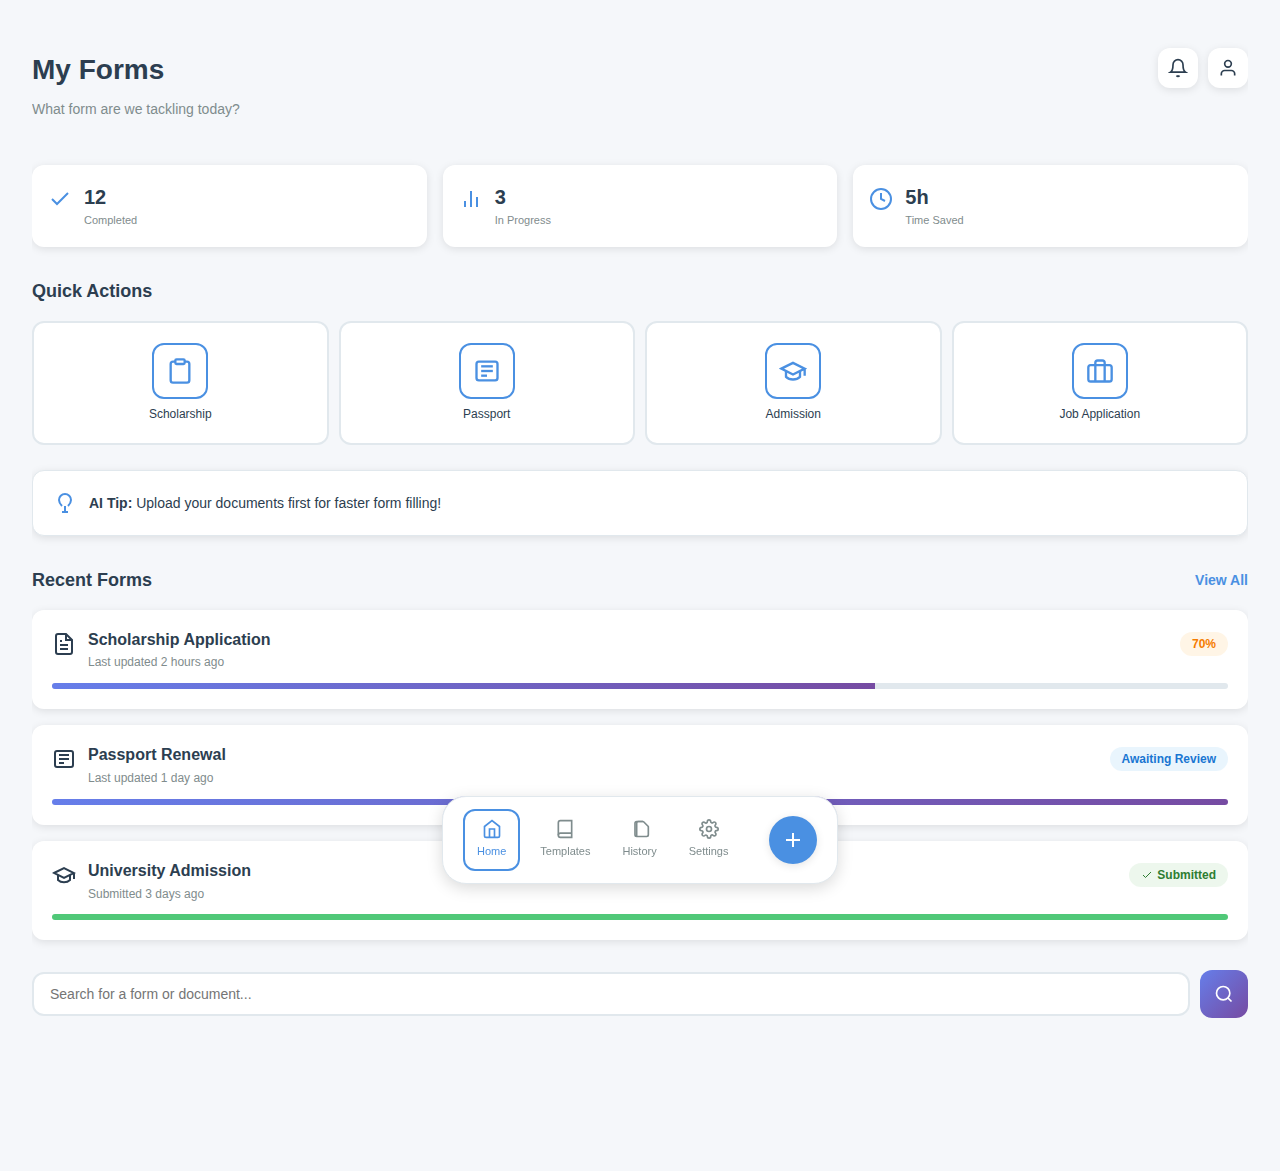
<file: App/index.html>
<!DOCTYPE html>
<html lang="en">
<head>
    <meta charset="UTF-8">
    <meta name="viewport" content="width=device-width, initial-scale=1.0, maximum-scale=1.0, user-scalable=no, viewport-fit=cover">
    <meta name="description" content="Fillora.in - Your AI-powered form assistant for effortless form filling">
    <meta name="theme-color" content="#4A90E2">
    <meta name="apple-mobile-web-app-capable" content="yes">
    <meta name="apple-mobile-web-app-status-bar-style" content="default">
    <meta name="apple-mobile-web-app-title" content="Fillora">
    <meta name="mobile-web-app-capable" content="yes">
    <title>Fillora.in - Onboarding</title>
    <link rel="manifest" href="/manifest.json">
    <link rel="apple-touch-icon" href="/icon-192.png">
    <link rel="stylesheet" href="styles.css">
    <script src="icons.js"></script>
    <script src="app.js"></script>
</head>
<body class="theme-light">
    <!-- Screen 1: Onboarding & Introduction -->
    <div class="screen active" id="onboarding">
        <div class="container">
            <!-- Header -->
            <div class="onboarding-header">
                <div class="ai-character">
                    <div class="character-icon icon-container"><svg class="icon" viewBox="0 0 24 24" fill="none" stroke="currentColor" stroke-width="2"><path d="M12 2a2 2 0 0 0-2 2v2H8a2 2 0 0 0-2 2v2H4a2 2 0 0 0-2 2v6a2 2 0 0 0 2 2h16a2 2 0 0 0 2-2v-6a2 2 0 0 0-2-2h-2V8a2 2 0 0 0-2-2h-2V4a2 2 0 0 0-2-2h-2zm-1 6h6v6h-6V8zm-3 8h12v2H8v-2z"/></svg></div>
                    <div class="pulse-animation"></div>
                </div>
                <h1 class="main-title">Welcome to Fillora.in</h1>
                <p class="subtitle">Your Compassionate Partner for Effortless Forms</p>
            </div>

            <!-- Statistics Showcase -->
            <div class="stats-showcase">
                <div class="stat-item">
                    <div class="stat-number">10K+</div>
                    <div class="stat-label">Forms Completed</div>
                </div>
                <div class="stat-item">
                    <div class="stat-number">98%</div>
                    <div class="stat-label">Accuracy Rate</div>
                </div>
                <div class="stat-item">
                    <div class="stat-number">6+</div>
                    <div class="stat-label">Languages</div>
                </div>
            </div>

            <!-- Feature Carousel -->
            <div class="feature-carousel">
                <div class="carousel-item active">
                    <div class="feature-icon icon-container"><svg class="icon" viewBox="0 0 24 24" fill="none" stroke="currentColor" stroke-width="2"><path d="M14 2H6a2 2 0 0 0-2 2v16a2 2 0 0 0 2 2h12a2 2 0 0 0 2-2V8z"/><polyline points="14 2 14 8 20 8"/><line x1="16" y1="13" x2="8" y2="13"/><line x1="16" y1="17" x2="8" y2="17"/><polyline points="10 9 9 9 8 9"/></svg></div>
                    <h3>Smart Auto-Fill</h3>
                    <p>Automatically extract and fill form data from your documents</p>
                </div>
                <div class="carousel-item">
                    <div class="feature-icon icon-container"><svg class="icon" viewBox="0 0 24 24" fill="none" stroke="currentColor" stroke-width="2"><path d="M21 15a2 2 0 0 1-2 2H7l-4 4V5a2 2 0 0 1 2-2h14a2 2 0 0 1 2 2z"/></svg></div>
                    <h3>AI Guidance</h3>
                    <p>Get step-by-step help understanding complex questions</p>
                </div>
                <div class="carousel-item">
                    <div class="feature-icon icon-container"><svg class="icon" viewBox="0 0 24 24" fill="none" stroke="currentColor" stroke-width="2"><circle cx="12" cy="12" r="10"/><line x1="2" y1="12" x2="22" y2="12"/><path d="M12 2a15.3 15.3 0 0 1 4 10 15.3 15.3 0 0 1-4 10 15.3 15.3 0 0 1-4-10 15.3 15.3 0 0 1 4-10z"/></svg></div>
                    <h3>Multi-Language</h3>
                    <p>Complete forms in your preferred language</p>
                </div>
            </div>

            <!-- Progress Dots -->
            <div class="carousel-dots">
                <span class="dot active"></span>
                <span class="dot"></span>
                <span class="dot"></span>
            </div>

            <!-- Language Selector -->
            <div class="language-selector">
                <label>Select Your Language</label>
                <select class="language-dropdown">
                    <option>English</option>
                    <option>Hindi (हिंदी)</option>
                    <option>Tamil (தமிழ்)</option>
                    <option>Bengali (বাংলা)</option>
                    <option>Telugu (తెలుగు)</option>
                    <option>Marathi (मराठी)</option>
                </select>
            </div>

            <!-- Trust Indicator -->
            <div class="trust-indicator">
                <span class="icon-container"><svg class="icon" viewBox="0 0 24 24" fill="none" stroke="currentColor" stroke-width="2"><rect x="3" y="11" width="18" height="11" rx="2" ry="2"/><path d="M7 11V7a5 5 0 0 1 10 0v4"/></svg></span>
                <span>Your data is encrypted and secure</span>
            </div>

            <!-- CTA Button -->
            <button class="cta-button primary" onclick="window.location.href='signin.html'">
                Get Started
            </button>
        </div>
    </div>

    <!-- Screen 2: Dashboard -->
    <div class="screen" id="dashboard">
        <div class="container">
            <!-- Header -->
            <div class="dashboard-header">
                <div class="header-content">
                    <h1>My Forms</h1>
                    <p>What form are we tackling today?</p>
                </div>
                <div class="header-actions">
                    <button class="icon-button icon-container"><svg class="icon" viewBox="0 0 24 24" fill="none" stroke="currentColor" stroke-width="2"><path d="M18 8A6 6 0 0 0 6 8c0 7-3 9-3 9h18s-3-2-3-9"/><path d="M13.73 21a2 2 0 0 1-3.46 0"/></svg></button>
                    <button class="icon-button icon-container"><svg class="icon" viewBox="0 0 24 24" fill="none" stroke="currentColor" stroke-width="2"><path d="M20 21v-2a4 4 0 0 0-4-4H8a4 4 0 0 0-4 4v2"/><circle cx="12" cy="7" r="4"/></svg></button>
                </div>
            </div>

            <!-- Quick Stats -->
            <div class="quick-stats">
                <div class="stat-card">
                    <div class="stat-icon icon-container"><svg class="icon" viewBox="0 0 24 24" fill="none" stroke="currentColor" stroke-width="2"><polyline points="20 6 9 17 4 12"/></svg></div>
                    <div class="stat-info">
                        <div class="stat-value">12</div>
                        <div class="stat-text">Completed</div>
                    </div>
                </div>
                <div class="stat-card">
                    <div class="stat-icon icon-container"><svg class="icon" viewBox="0 0 24 24" fill="none" stroke="currentColor" stroke-width="2"><line x1="18" y1="20" x2="18" y2="10"/><line x1="12" y1="20" x2="12" y2="4"/><line x1="6" y1="20" x2="6" y2="14"/></svg></div>
                    <div class="stat-info">
                        <div class="stat-value">3</div>
                        <div class="stat-text">In Progress</div>
                    </div>
                </div>
                <div class="stat-card">
                    <div class="stat-icon icon-container"><svg class="icon" viewBox="0 0 24 24" fill="none" stroke="currentColor" stroke-width="2"><circle cx="12" cy="12" r="10"/><polyline points="12 6 12 12 16 14"/></svg></div>
                    <div class="stat-info">
                        <div class="stat-value">5h</div>
                        <div class="stat-text">Time Saved</div>
                    </div>
                </div>
            </div>

            <!-- Quick Actions -->
            <div class="quick-actions">
                <h3>Quick Actions</h3>
                <div class="action-grid">
                    <button class="action-card" onclick="navigateTo('form-selection')">
                        <div class="action-icon icon-container"><svg class="icon" viewBox="0 0 24 24" fill="none" stroke="currentColor" stroke-width="2"><path d="M16 4h2a2 2 0 0 1 2 2v14a2 2 0 0 1-2 2H6a2 2 0 0 1-2-2V6a2 2 0 0 1 2-2h2"/><rect x="8" y="2" width="8" height="4" rx="1" ry="1"/></svg></div>
                        <div class="action-text">Scholarship</div>
                    </button>
                    <button class="action-card">
                        <div class="action-icon icon-container"><svg class="icon" viewBox="0 0 24 24" fill="none" stroke="currentColor" stroke-width="2"><rect x="3" y="4" width="18" height="16" rx="2"/><line x1="7" y1="8" x2="17" y2="8"/><line x1="7" y1="12" x2="17" y2="12"/><line x1="7" y1="16" x2="12" y2="16"/></svg></div>
                        <div class="action-text">Passport</div>
                    </button>
                    <button class="action-card">
                        <div class="action-icon icon-container"><svg class="icon" viewBox="0 0 24 24" fill="none" stroke="currentColor" stroke-width="2"><path d="M22 10v6M2 10l10-5 10 5-10 5z"/><path d="M6 12v5c3 3 9 3 12 0v-5"/></svg></div>
                        <div class="action-text">Admission</div>
                    </button>
                    <button class="action-card">
                        <div class="action-icon icon-container"><svg class="icon" viewBox="0 0 24 24" fill="none" stroke="currentColor" stroke-width="2"><rect x="2" y="7" width="20" height="14" rx="2" ry="2"/><path d="M16 21V5a2 2 0 0 0-2-2h-4a2 2 0 0 0-2 2v16"/></svg></div>
                        <div class="action-text">Job Application</div>
                    </button>
                </div>
            </div>

            <!-- AI Tip Card -->
            <div class="ai-tip-card">
                <div class="tip-icon icon-container"><svg class="icon" viewBox="0 0 24 24" fill="none" stroke="currentColor" stroke-width="2"><path d="M9 21h6"/><path d="M12 3a6 6 0 0 0-6 6c0 2.5 1.5 4.5 3 6"/><path d="M12 3a6 6 0 0 1 6 6c0 2.5-1.5 4.5-3 6"/><line x1="12" y1="15" x2="12" y2="21"/></svg></div>
                <div class="tip-content">
                    <strong>AI Tip:</strong> Upload your documents first for faster form filling!
                </div>
            </div>

            <!-- Recent Forms -->
            <div class="recent-forms">
                <div class="section-header">
                    <h3>Recent Forms</h3>
                    <button class="text-button">View All</button>
                </div>

                <div class="form-card" onclick="navigateTo('conversational-form')">
                    <div class="form-card-header">
                        <div class="form-icon icon-container"><svg class="icon" viewBox="0 0 24 24" fill="none" stroke="currentColor" stroke-width="2"><path d="M14 2H6a2 2 0 0 0-2 2v16a2 2 0 0 0 2 2h12a2 2 0 0 0 2-2V8z"/><polyline points="14 2 14 8 20 8"/><line x1="16" y1="13" x2="8" y2="13"/><line x1="16" y1="17" x2="8" y2="17"/><polyline points="10 9 9 9 8 9"/></svg></div>
                        <div class="form-info">
                            <h4>Scholarship Application</h4>
                            <p class="form-date">Last updated 2 hours ago</p>
                        </div>
                        <div class="form-status status-in-progress">70%</div>
                    </div>
                    <div class="progress-bar">
                        <div class="progress-fill" style="width: 70%"></div>
                    </div>
                </div>

                <div class="form-card">
                    <div class="form-card-header">
                        <div class="form-icon icon-container"><svg class="icon" viewBox="0 0 24 24" fill="none" stroke="currentColor" stroke-width="2"><rect x="3" y="4" width="18" height="16" rx="2"/><line x1="7" y1="8" x2="17" y2="8"/><line x1="7" y1="12" x2="17" y2="12"/><line x1="7" y1="16" x2="12" y2="16"/></svg></div>
                        <div class="form-info">
                            <h4>Passport Renewal</h4>
                            <p class="form-date">Last updated 1 day ago</p>
                        </div>
                        <div class="form-status status-awaiting">Awaiting Review</div>
                    </div>
                    <div class="progress-bar">
                        <div class="progress-fill" style="width: 100%"></div>
                    </div>
                </div>

                <div class="form-card">
                    <div class="form-card-header">
                        <div class="form-icon icon-container"><svg class="icon" viewBox="0 0 24 24" fill="none" stroke="currentColor" stroke-width="2"><path d="M22 10v6M2 10l10-5 10 5-10 5z"/><path d="M6 12v5c3 3 9 3 12 0v-5"/></svg></div>
                        <div class="form-info">
                            <h4>University Admission</h4>
                            <p class="form-date">Submitted 3 days ago</p>
                        </div>
                        <div class="form-status status-completed"><svg class="icon" style="width: 12px; height: 12px; display: inline; margin-right: 4px;" viewBox="0 0 24 24" fill="none" stroke="currentColor" stroke-width="2"><polyline points="20 6 9 17 4 12"/></svg>Submitted</div>
                    </div>
                    <div class="progress-bar">
                        <div class="progress-fill completed" style="width: 100%"></div>
                    </div>
                </div>
            </div>

            <!-- Search Bar -->
            <div class="search-container">
                <input type="text" class="search-input" placeholder="Search for a form or document...">
                <button class="search-button icon-container"><svg class="icon" viewBox="0 0 24 24" fill="none" stroke="currentColor" stroke-width="2"><circle cx="11" cy="11" r="8"/><path d="m21 21-4.35-4.35"/></svg></button>
            </div>

            <!-- Bottom Navigation -->
            <nav class="bottom-nav">
                <a href="#" class="nav-item active" onclick="navigateTo('dashboard'); return false;">
                    <span class="nav-icon icon-container"><svg class="icon" viewBox="0 0 24 24" fill="none" stroke="currentColor" stroke-width="2"><path d="M3 9l9-7 9 7v11a2 2 0 0 1-2 2H5a2 2 0 0 1-2-2z"/><polyline points="9 22 9 12 15 12 15 22"/></svg></span>
                    <span class="nav-label">Home</span>
                </a>
                <a href="#" class="nav-item" onclick="navigateTo('templates'); return false;">
                    <span class="nav-icon icon-container"><svg class="icon" viewBox="0 0 24 24" fill="none" stroke="currentColor" stroke-width="2"><path d="M4 19.5A2.5 2.5 0 0 1 6.5 17H20"/><path d="M6.5 2H20v20H6.5A2.5 2.5 0 0 1 4 19.5v-15A2.5 2.5 0 0 1 6.5 2z"/></svg></span>
                    <span class="nav-label">Templates</span>
                </a>
                <a href="#" class="nav-item" onclick="navigateTo('history'); return false;">
                    <span class="nav-icon icon-container"><svg class="icon" viewBox="0 0 24 24" fill="none" stroke="currentColor" stroke-width="2"><path d="M8 21h12a2 2 0 0 0 2-2V9.414a1 1 0 0 0-.293-.707l-5.414-5.414A1 1 0 0 0 15.586 3H8a2 2 0 0 0-2 2v14a2 2 0 0 0 2 2z"/><path d="M8 21V5a2 2 0 0 1 2-2h5.5"/></svg></span>
                    <span class="nav-label">History</span>
                </a>
                <a href="#" class="nav-item" onclick="navigateTo('settings'); return false;">
                    <span class="nav-icon icon-container"><svg class="icon" viewBox="0 0 24 24" fill="none" stroke="currentColor" stroke-width="2"><circle cx="12" cy="12" r="3"/><path d="M19.4 15a1.65 1.65 0 0 0 .33 1.82l.06.06a2 2 0 0 1 0 2.83 2 2 0 0 1-2.83 0l-.06-.06a1.65 1.65 0 0 0-1.82-.33 1.65 1.65 0 0 0-1 1.51V21a2 2 0 0 1-2 2 2 2 0 0 1-2-2v-.09A1.65 1.65 0 0 0 9 19.4a1.65 1.65 0 0 0-1.82.33l-.06.06a2 2 0 0 1-2.83 0 2 2 0 0 1 0-2.83l.06-.06a1.65 1.65 0 0 0 .33-1.82 1.65 1.65 0 0 0-1.51-1H3a2 2 0 0 1-2-2 2 2 0 0 1 2-2h.09A1.65 1.65 0 0 0 4.6 9a1.65 1.65 0 0 0-.33-1.82l-.06-.06a2 2 0 0 1 0-2.83 2 2 0 0 1 2.83 0l.06.06a1.65 1.65 0 0 0 1.82.33H9a1.65 1.65 0 0 0 1-1.51V3a2 2 0 0 1 2-2 2 2 0 0 1 2 2v.09a1.65 1.65 0 0 0 1 1.51 1.65 1.65 0 0 0 1.82-.33l.06-.06a2 2 0 0 1 2.83 0 2 2 0 0 1 0 2.83l-.06.06a1.65 1.65 0 0 0-.33 1.82V9a1.65 1.65 0 0 0 1.51 1H21a2 2 0 0 1 2 2 2 2 0 0 1-2 2h-.09a1.65 1.65 0 0 0-1.51 1z"/></svg></span>
                    <span class="nav-label">Settings</span>
                </a>
                <button class="fab icon-container" onclick="navigateTo('form-selection')">
                    <svg class="icon" viewBox="0 0 24 24" fill="none" stroke="currentColor" stroke-width="2"><line x1="12" y1="5" x2="12" y2="19"/><line x1="5" y1="12" x2="19" y2="12"/></svg>
                </button>
            </nav>
        </div>
    </div>

    <script src="auth.js"></script>
    <script src="script.js"></script>
</body>
</html>
</file>
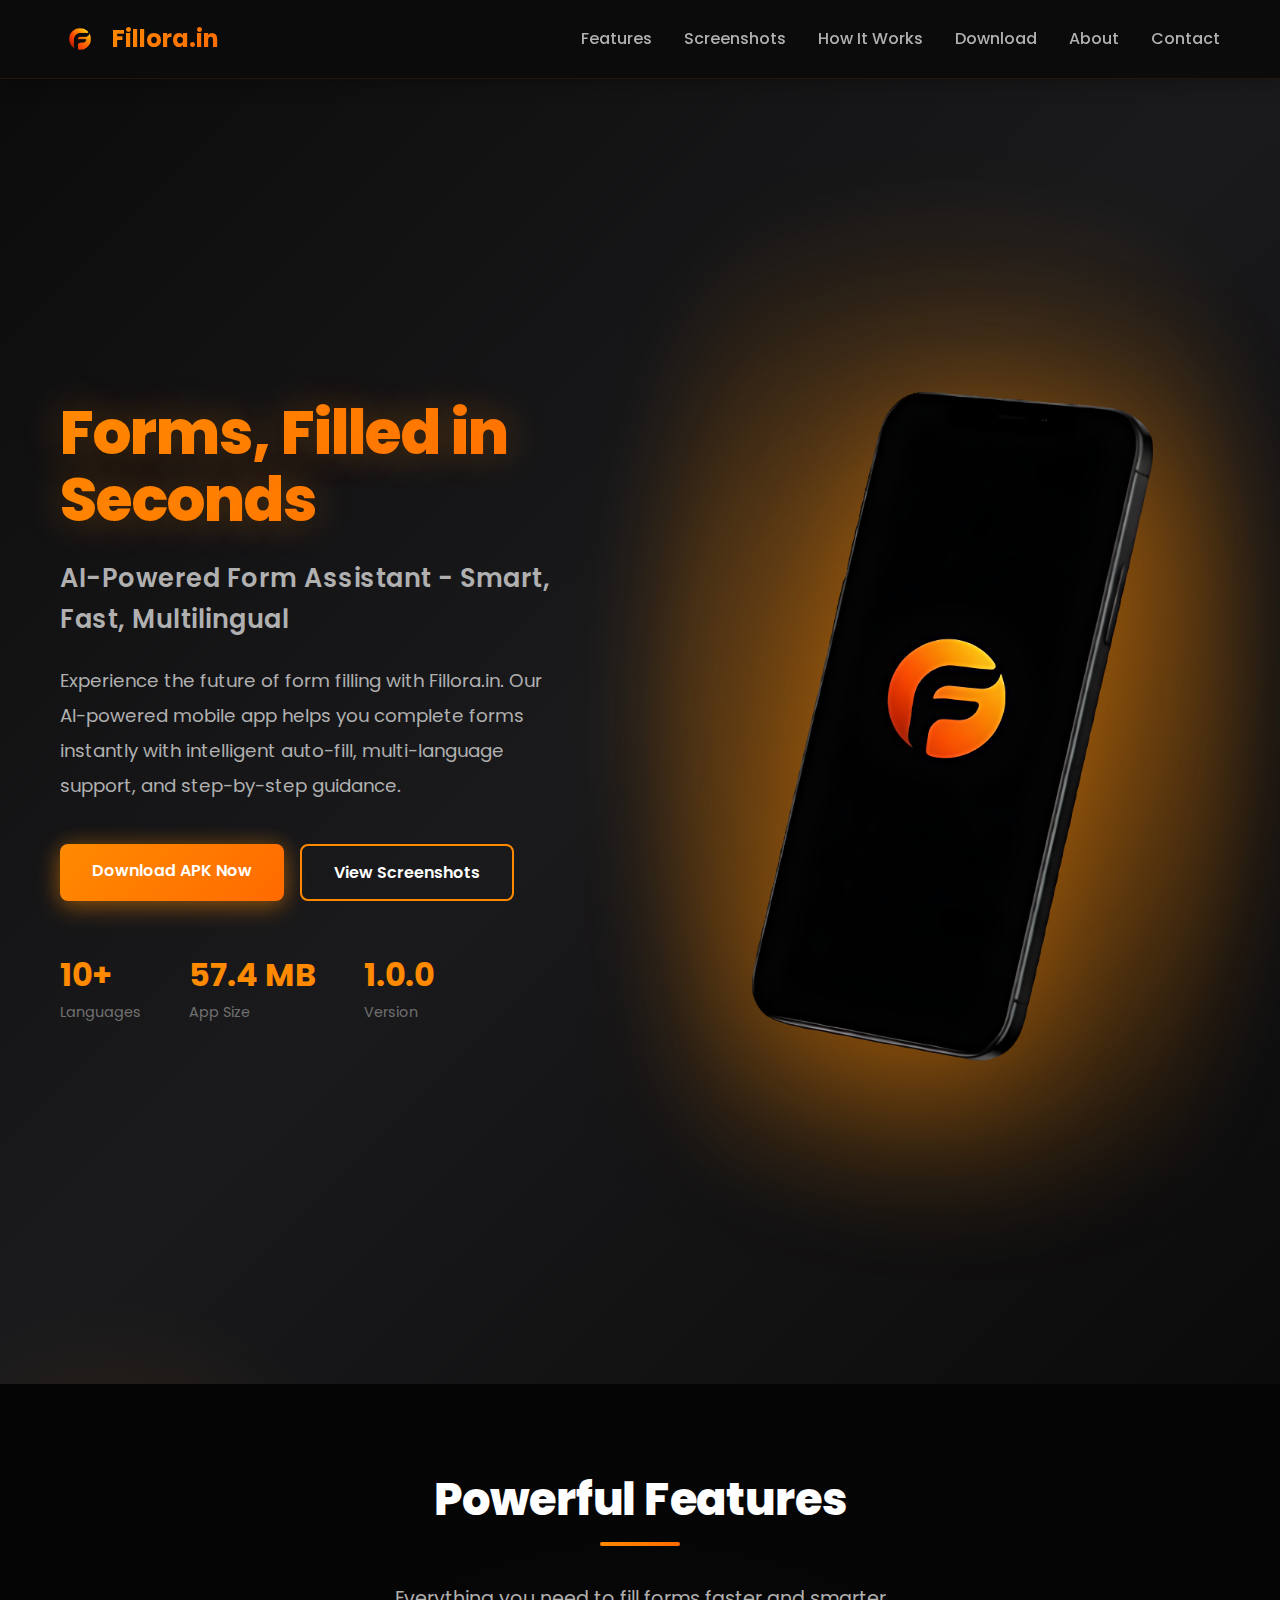
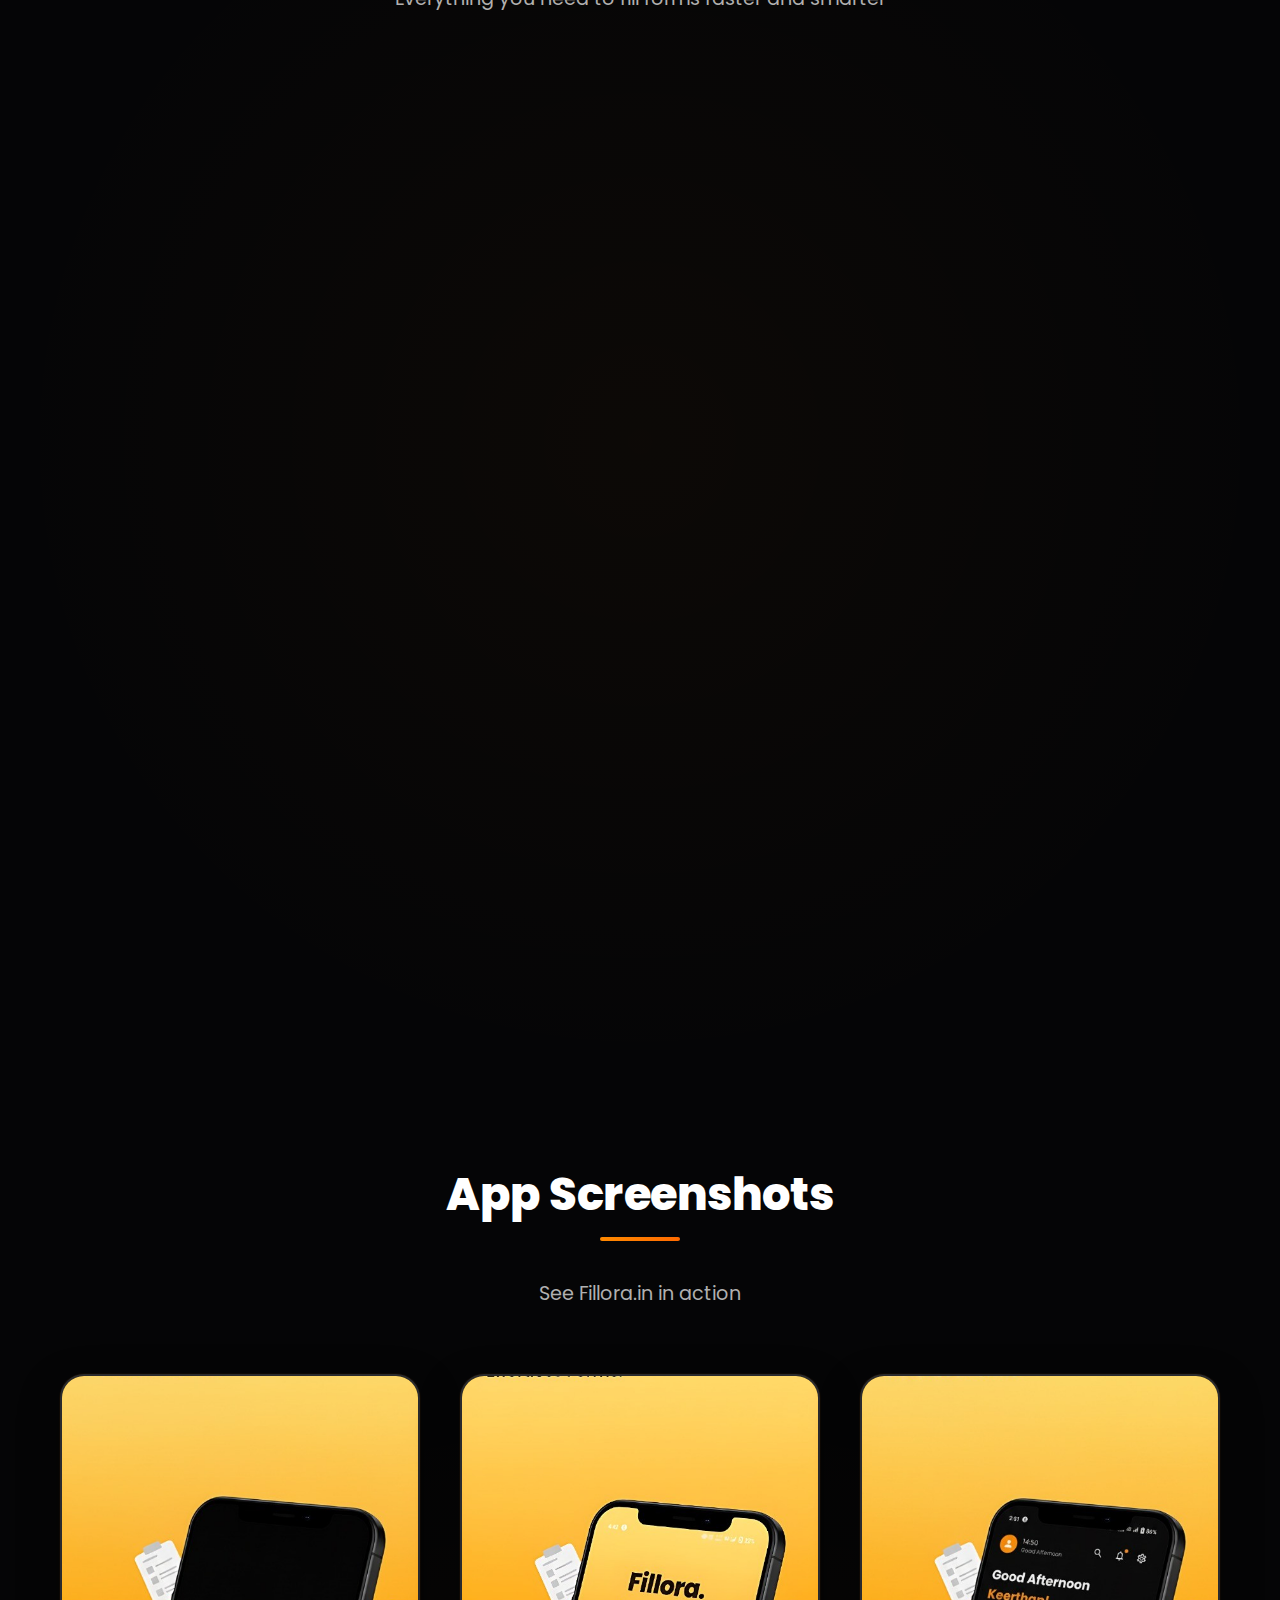
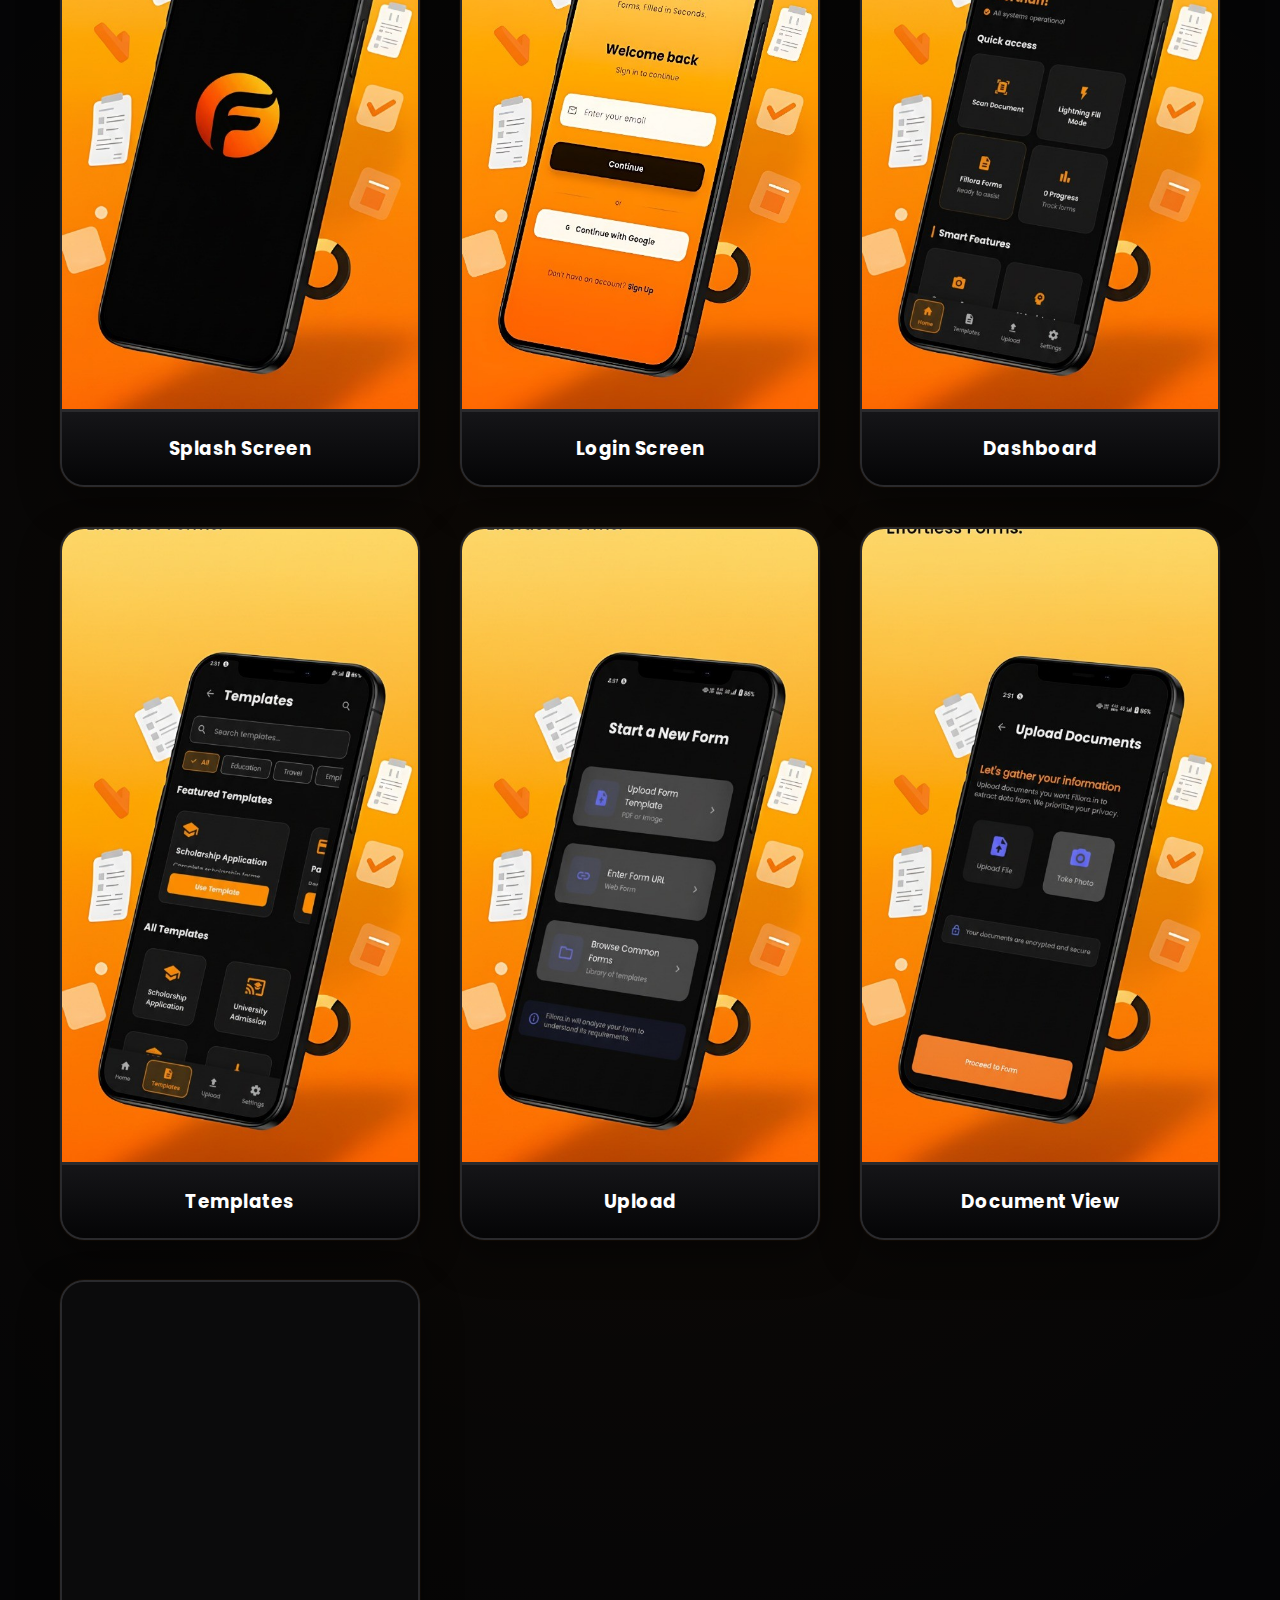
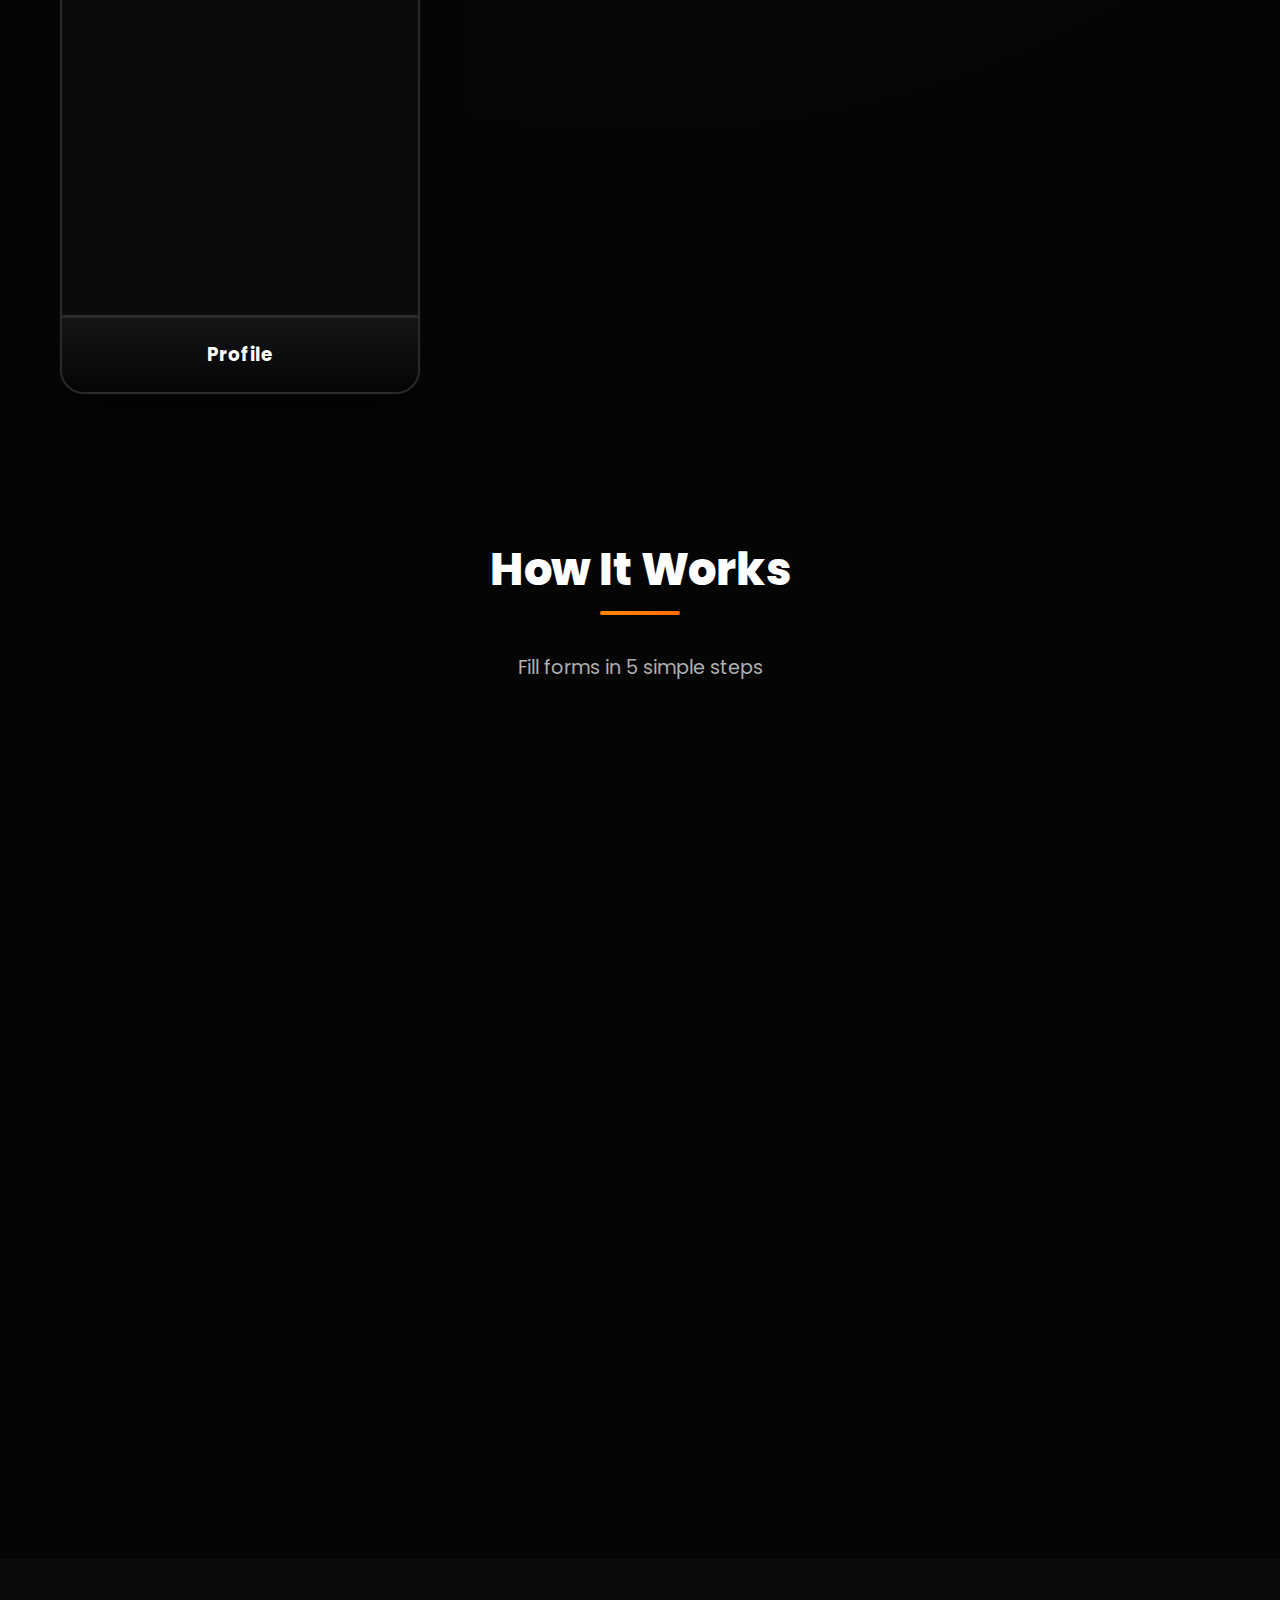
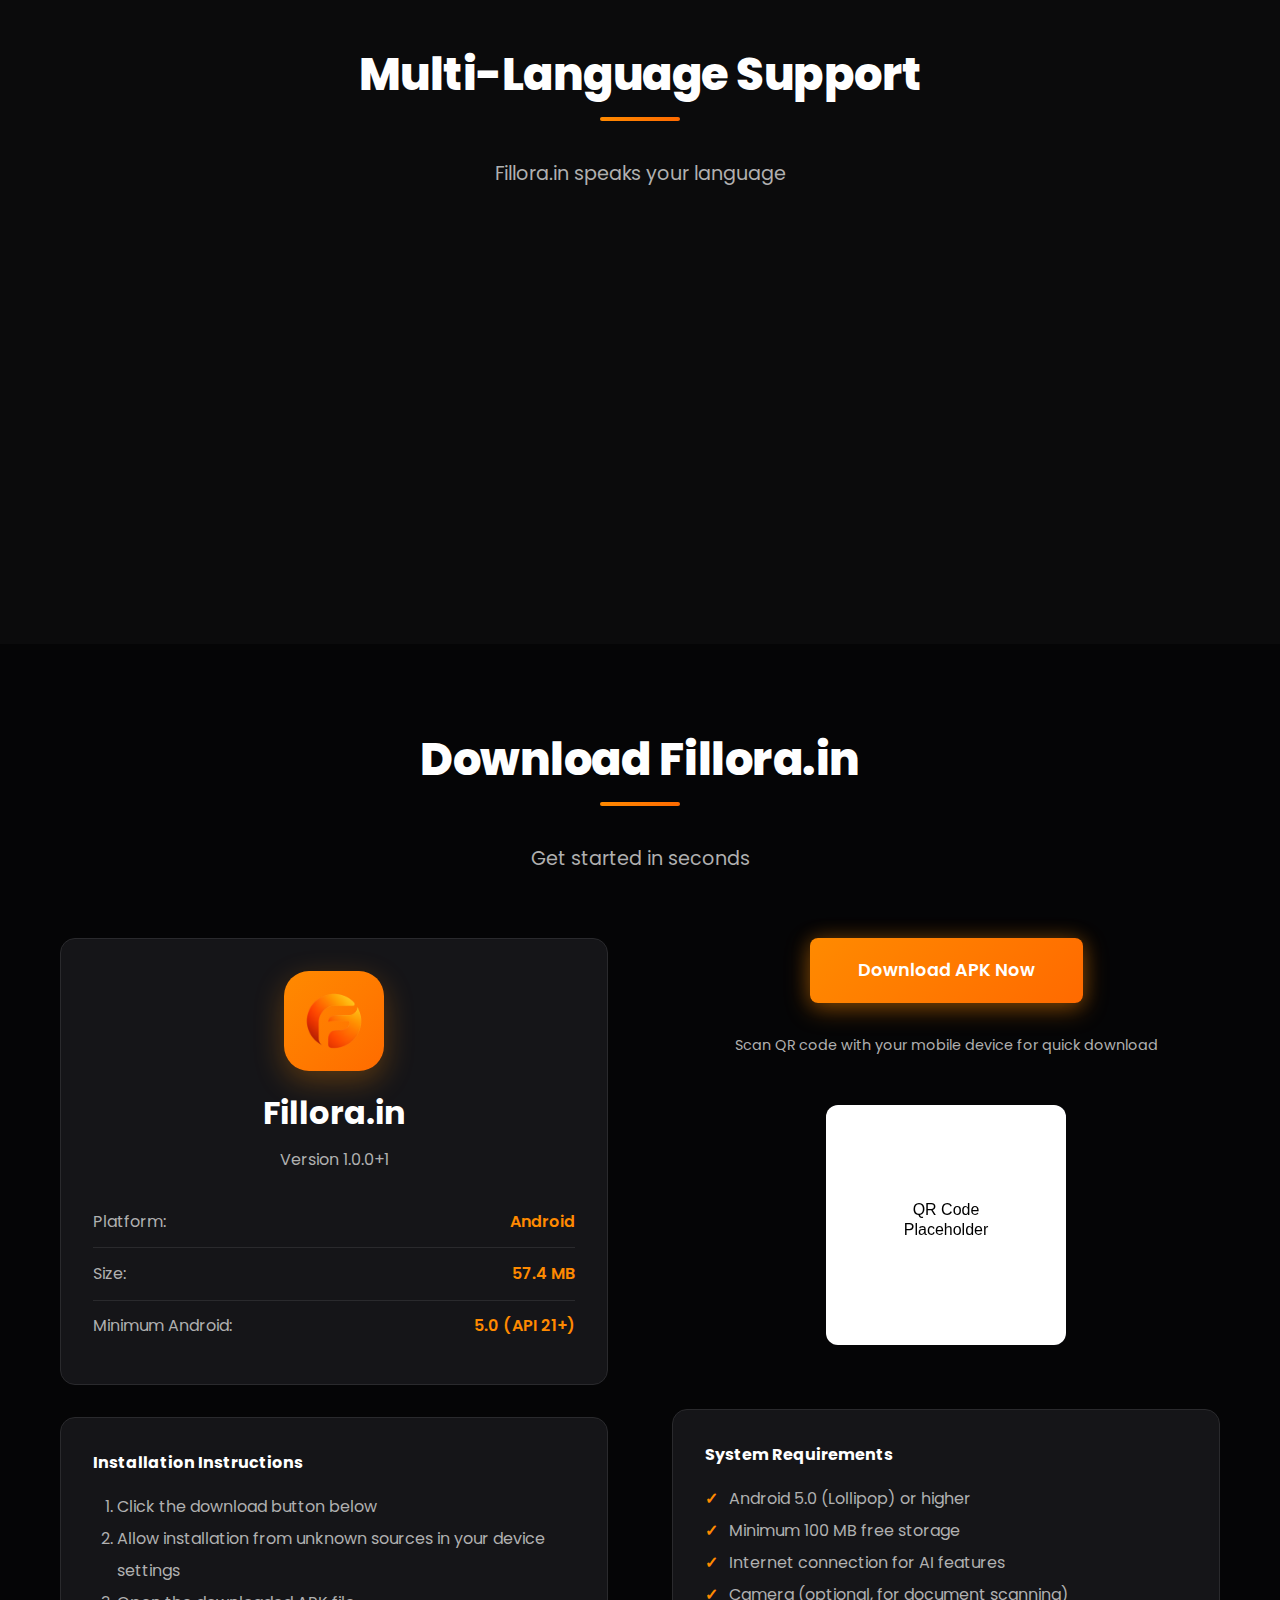
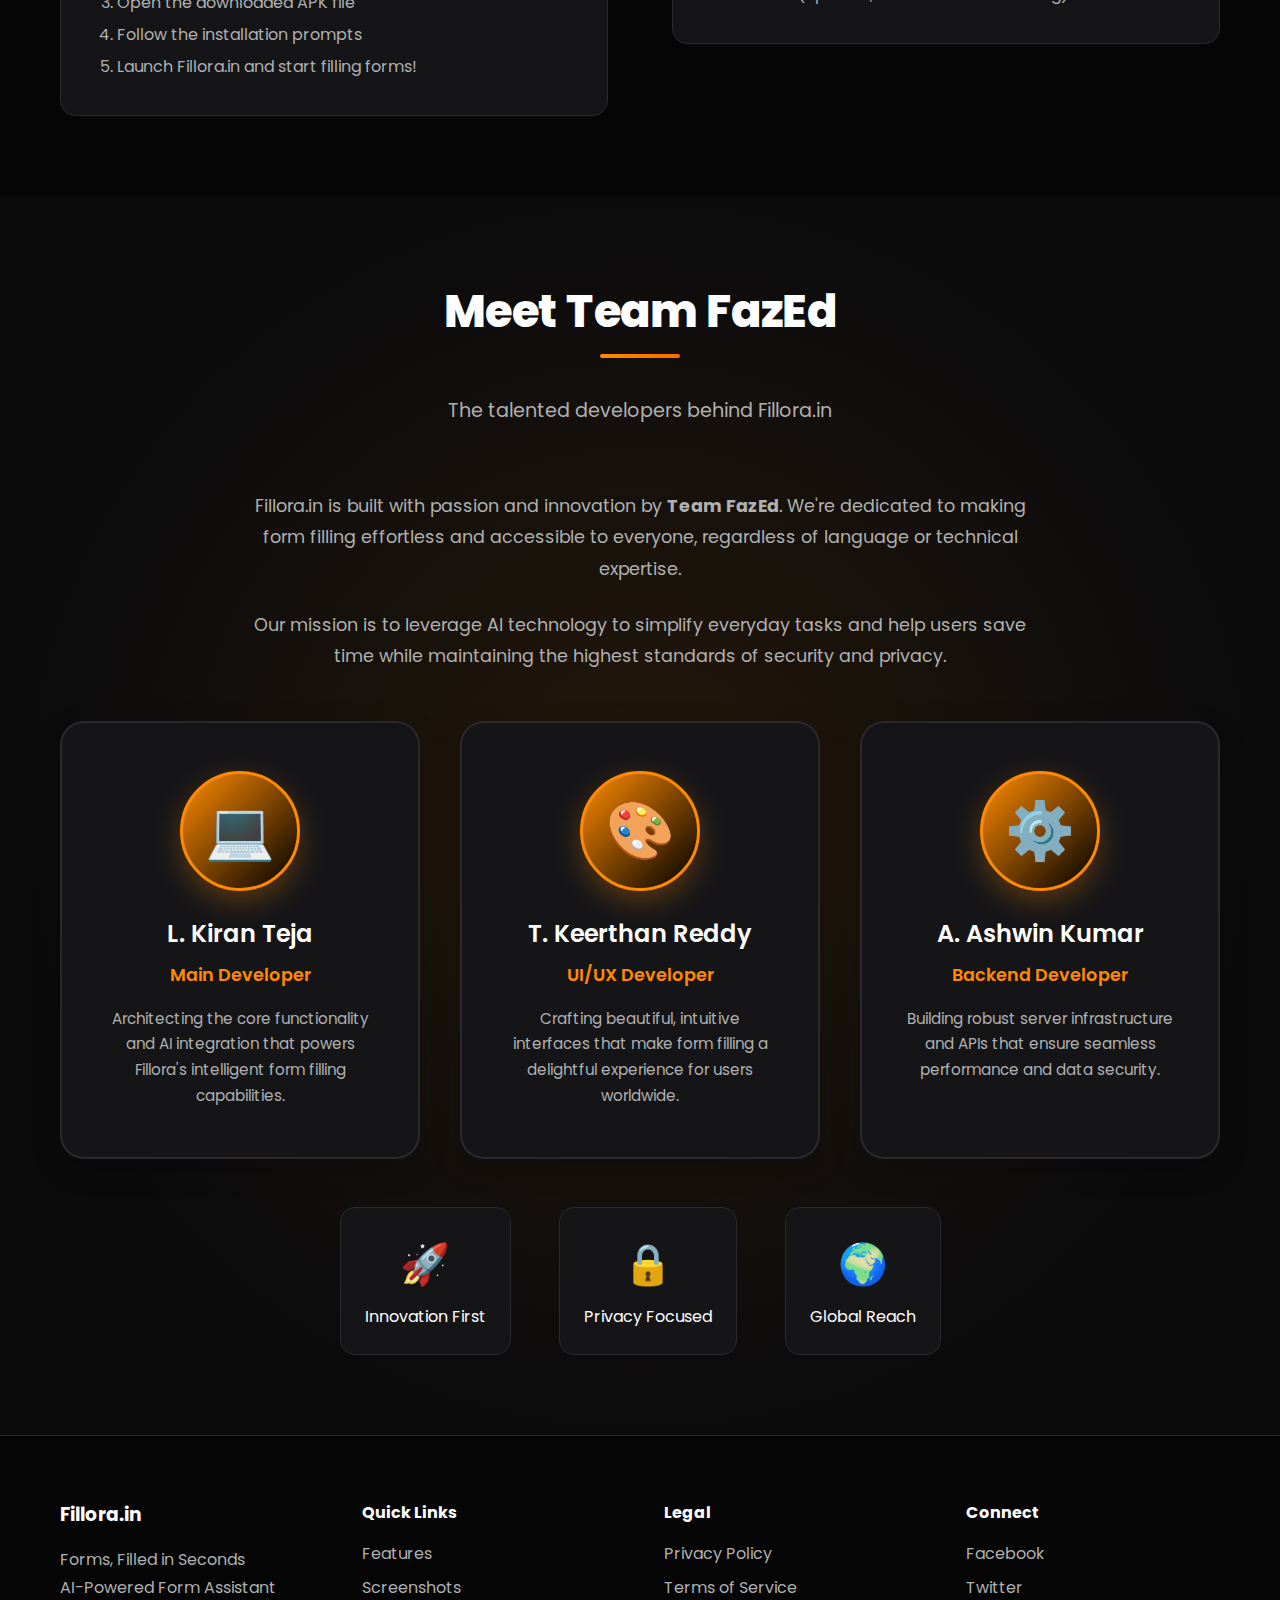
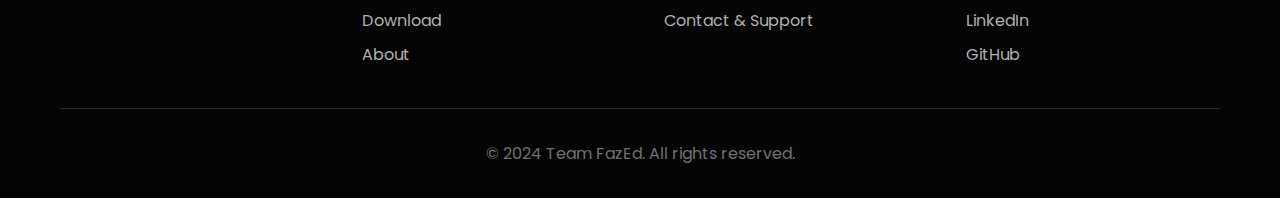
<file: Website/index.html>
<!DOCTYPE html>
<html lang="en">
<head>
    <meta charset="UTF-8">
    <meta name="viewport" content="width=device-width, initial-scale=1.0">
    <meta name="description" content="Fillora.in - AI-powered form filling mobile app. Forms, filled in seconds. Smart auto-fill, multi-language support, and intelligent AI guidance.">
    <meta name="keywords" content="AI form filler, auto-fill forms, form assistant app, multilingual form app, document form filler, smart form completion, Fillora, form automation, AI-powered forms, mobile form app">
    <meta name="author" content="Team FazEd">
    <meta property="og:title" content="Fillora.in - Forms, Filled in Seconds">
    <meta property="og:description" content="AI-powered form filling mobile application with multi-language support and intelligent auto-fill capabilities.">
    <meta property="og:type" content="website">
    <meta property="og:url" content="https://fillora.in">
    <title>Fillora.in - Forms, Filled in Seconds | AI-Powered Form Assistant</title>
    <link rel="preconnect" href="https://fonts.googleapis.com">
    <link rel="preconnect" href="https://fonts.gstatic.com" crossorigin>
    <link href="https://fonts.googleapis.com/css2?family=Poppins:wght@300;400;500;600;700;800&display=swap" rel="stylesheet">
    <link rel="stylesheet" href="styles.css">
</head>
<body>
    <!-- Navigation -->
    <nav class="navbar">
        <div class="container">
            <div class="nav-brand">
                <img src="screenshots/logo.png" alt="Fillora Logo" class="nav-logo">
                <h1>Fillora.in</h1>
            </div>
            <ul class="nav-menu">
                <li><a href="#features">Features</a></li>
                <li><a href="#screenshots">Screenshots</a></li>
                <li><a href="#how-it-works">How It Works</a></li>
                <li><a href="#download">Download</a></li>
                <li><a href="#about">About</a></li>
                <li><a href="contact.html">Contact</a></li>
            </ul>
            <button class="nav-toggle" aria-label="Toggle navigation">
                <span></span>
                <span></span>
                <span></span>
            </button>
        </div>
    </nav>

    <!-- Hero Section -->
    <section class="hero">
        <div class="container">
            <div class="hero-content">
                <div class="hero-text">
                    <h1 class="hero-title">Forms, Filled in Seconds</h1>
                    <p class="hero-subtitle">AI-Powered Form Assistant - Smart, Fast, Multilingual</p>
                    <p class="hero-description">Experience the future of form filling with Fillora.in. Our AI-powered mobile app helps you complete forms instantly with intelligent auto-fill, multi-language support, and step-by-step guidance.</p>
                    <div class="hero-buttons">
                        <a href="#download" class="btn btn-primary">Download APK Now</a>
                        <a href="#screenshots" class="btn btn-secondary">View Screenshots</a>
                    </div>
                    <div class="hero-stats">
                        <div class="stat-item">
                            <span class="stat-number">10+</span>
                            <span class="stat-label">Languages</span>
                        </div>
                        <div class="stat-item">
                            <span class="stat-number">57.4 MB</span>
                            <span class="stat-label">App Size</span>
                        </div>
                        <div class="stat-item">
                            <span class="stat-number">1.0.0</span>
                            <span class="stat-label">Version</span>
                        </div>
                    </div>
                </div>
                <div class="hero-image">
                    <div class="phone-mockup">
                        <div class="glow-effect"></div>
                        <img src="screenshots/appscreen.png" alt="Fillora App" class="hero-phone-image">
                    </div>
                </div>
            </div>
        </div>
    </section>

    <!-- Features Section -->
    <section id="features" class="features">
        <div class="container">
            <h2 class="section-title">Powerful Features</h2>
            <p class="section-subtitle">Everything you need to fill forms faster and smarter</p>
            <div class="features-grid">
                <div class="feature-card">
                    <div class="feature-icon">🤖</div>
                    <h3>Smart Auto-Fill</h3>
                    <p>Automatically extracts and fills form data from documents using advanced AI technology</p>
                </div>
                <div class="feature-card">
                    <div class="feature-icon">💬</div>
                    <h3>AI Guidance</h3>
                    <p>Step-by-step help with conversational AI chat to guide you through any form</p>
                </div>
                <div class="feature-card">
                    <div class="feature-icon">🌐</div>
                    <h3>Multi-Language</h3>
                    <p>Support for 10+ languages including English, Hindi, Tamil, Bengali, Telugu, and more</p>
                </div>
                <div class="feature-card">
                    <div class="feature-icon">📚</div>
                    <h3>Template Library</h3>
                    <p>Pre-built form templates with search and categories for quick access</p>
                </div>
                <div class="feature-card">
                    <div class="feature-icon">🎤</div>
                    <h3>Voice Input</h3>
                    <p>Speech-to-text for hands-free form filling with voice commands</p>
                </div>
                <div class="feature-card">
                    <div class="feature-icon">📄</div>
                    <h3>Document Upload</h3>
                    <p>Upload PDF, Image, or URL with camera scan for instant data extraction</p>
                </div>
                <div class="feature-card">
                    <div class="feature-icon">🔒</div>
                    <h3>Secure & Private</h3>
                    <p>Biometric authentication and local data storage for maximum security</p>
                </div>
                <div class="feature-card">
                    <div class="feature-icon">📤</div>
                    <h3>Export Options</h3>
                    <p>Export forms in PDF, JSON, CSV, and Text formats for your convenience</p>
                </div>
            </div>
        </div>
    </section>

    <!-- Screenshots Section -->
    <section id="screenshots" class="screenshots">
        <div class="container">
            <h2 class="section-title">App Screenshots</h2>
            <p class="section-subtitle">See Fillora.in in action</p>
            <div class="screenshots-grid">
                <div class="screenshot-grid-item">
                    <div class="screenshot-grid-image">
                        <img src="screenshots/Splash screen.jpg" alt="Splash Screen" loading="lazy">
                    </div>
                    <h3>Splash Screen</h3>
                </div>
                <div class="screenshot-grid-item">
                    <div class="screenshot-grid-image">
                        <img src="screenshots/Login screen.jpg" alt="Login Screen" loading="lazy">
                    </div>
                    <h3>Login Screen</h3>
                </div>
                <div class="screenshot-grid-item">
                    <div class="screenshot-grid-image">
                        <img src="screenshots/hOMESCREEN.jpg" alt="Home Screen" loading="lazy">
                    </div>
                    <h3>Dashboard</h3>
                </div>
                <div class="screenshot-grid-item">
                    <div class="screenshot-grid-image">
                        <img src="screenshots/Template scren.jpg" alt="Template Screen" loading="lazy">
                    </div>
                    <h3>Templates</h3>
                </div>
                <div class="screenshot-grid-item">
                    <div class="screenshot-grid-image">
                        <img src="screenshots/Upload screen.jpg" alt="Upload Screen" loading="lazy">
                    </div>
                    <h3>Upload</h3>
                </div>
                <div class="screenshot-grid-item">
                    <div class="screenshot-grid-image">
                        <img src="screenshots/Document screen.jpg" alt="Document Screen" loading="lazy">
                    </div>
                    <h3>Document View</h3>
                </div>
                <div class="screenshot-grid-item">
                    <div class="screenshot-grid-image">
                        <img src="screenshots/Profile screen.jpg" alt="Profile Screen" loading="lazy">
                    </div>
                    <h3>Profile</h3>
                </div>
            </div>
        </div>
    </section>

    <!-- How It Works Section -->
    <section id="how-it-works" class="how-it-works">
        <div class="container">
            <h2 class="section-title">How It Works</h2>
            <p class="section-subtitle">Fill forms in 5 simple steps</p>
            <div class="steps-container">
                <div class="step-item">
                    <div class="step-number">1</div>
                    <div class="step-content">
                        <h3>Upload Document</h3>
                        <p>Upload your PDF, Image, or scan with camera. You can also paste a URL to extract form data.</p>
                    </div>
                </div>
                <div class="step-item">
                    <div class="step-number">2</div>
                    <div class="step-content">
                        <h3>AI Extracts Data</h3>
                        <p>Our advanced AI analyzes your document and automatically extracts all relevant form fields and data.</p>
                    </div>
                </div>
                <div class="step-item">
                    <div class="step-number">3</div>
                    <div class="step-content">
                        <h3>Auto-Fill Form</h3>
                        <p>The app intelligently fills in all form fields using the extracted data, saving you time and effort.</p>
                    </div>
                </div>
                <div class="step-item">
                    <div class="step-number">4</div>
                    <div class="step-content">
                        <h3>Review & Verify</h3>
                        <p>Review all filled information, make any necessary corrections, and verify accuracy before submission.</p>
                    </div>
                </div>
                <div class="step-item">
                    <div class="step-number">5</div>
                    <div class="step-content">
                        <h3>Submit/Export</h3>
                        <p>Submit directly or export your form in PDF, JSON, CSV, or Text format for future use.</p>
                    </div>
                </div>
            </div>
        </div>
    </section>

    <!-- Languages Section -->
    <section id="languages" class="languages">
        <div class="container">
            <h2 class="section-title">Multi-Language Support</h2>
            <p class="section-subtitle">Fillora.in speaks your language</p>
            <div class="languages-grid">
                <div class="language-item">🇬🇧 English</div>
                <div class="language-item">🇮🇳 Hindi</div>
                <div class="language-item">🇮🇳 Tamil</div>
                <div class="language-item">🇮🇳 Bengali</div>
                <div class="language-item">🇮🇳 Telugu</div>
                <div class="language-item">🇮🇳 Marathi</div>
                <div class="language-item">🇮🇳 Gujarati</div>
                <div class="language-item">🇮🇳 Kannada</div>
                <div class="language-item">🇮🇳 Malayalam</div>
                <div class="language-item">🇮🇳 Punjabi</div>
                <div class="language-item">🇮🇳 Odia</div>
                <div class="language-item">🇮🇳 Urdu</div>
            </div>
        </div>
    </section>

    <!-- Download Section -->
    <section id="download" class="download">
        <div class="container">
            <h2 class="section-title">Download Fillora.in</h2>
            <p class="section-subtitle">Get started in seconds</p>
            <div class="download-content">
                <div class="download-info">
                    <div class="app-details">
                        <div class="app-icon-large">
                            <img src="screenshots/logo.png" alt="Fillora Logo" style="width: 100%; height: 100%; object-fit: contain; position: relative; z-index: 1;">
                        </div>
                        <h3>Fillora.in</h3>
                        <p class="app-version">Version 1.0.0+1</p>
                        <div class="app-specs">
                            <div class="spec-item">
                                <span class="spec-label">Platform:</span>
                                <span class="spec-value">Android</span>
                            </div>
                            <div class="spec-item">
                                <span class="spec-label">Size:</span>
                                <span class="spec-value">57.4 MB</span>
                            </div>
                            <div class="spec-item">
                                <span class="spec-label">Minimum Android:</span>
                                <span class="spec-value">5.0 (API 21+)</span>
                            </div>
                        </div>
                    </div>
                    <div class="download-instructions">
                        <h4>Installation Instructions</h4>
                        <ol>
                            <li>Click the download button below</li>
                            <li>Allow installation from unknown sources in your device settings</li>
                            <li>Open the downloaded APK file</li>
                            <li>Follow the installation prompts</li>
                            <li>Launch Fillora.in and start filling forms!</li>
                        </ol>
                    </div>
                </div>
                <div class="download-actions">
                    <a href="https://www.upload-apk.com/Sv3n0Ecf8qkPP2m" target="_blank" class="btn btn-primary btn-large" id="downloadBtn">Download APK Now</a>
                    <p class="download-note">Scan QR code with your mobile device for quick download</p>
                    <div class="qr-code-container">
                        <canvas id="qrCode"></canvas>
                    </div>
                    <div class="system-requirements">
                        <h4>System Requirements</h4>
                        <ul>
                            <li>Android 5.0 (Lollipop) or higher</li>
                            <li>Minimum 100 MB free storage</li>
                            <li>Internet connection for AI features</li>
                            <li>Camera (optional, for document scanning)</li>
                        </ul>
                    </div>
                </div>
            </div>
        </div>
    </section>

    <!-- About Section -->
    <section id="about" class="about">
        <div class="container">
            <h2 class="section-title">Meet Team FazEd</h2>
            <p class="section-subtitle">The talented developers behind Fillora.in</p>
            <div class="about-content">
                <div class="about-text">
                    <p>Fillora.in is built with passion and innovation by <strong>Team FazEd</strong>. We're dedicated to making form filling effortless and accessible to everyone, regardless of language or technical expertise.</p>
                    <p>Our mission is to leverage AI technology to simplify everyday tasks and help users save time while maintaining the highest standards of security and privacy.</p>
                </div>
                <div class="team-grid">
                    <div class="team-member">
                        <div class="team-avatar">
                            <div class="avatar-icon">💻</div>
                        </div>
                        <h3>L. Kiran Teja</h3>
                        <p class="team-role">Main Developer</p>
                        <p class="team-bio">Architecting the core functionality and AI integration that powers Fillora's intelligent form filling capabilities.</p>
                    </div>
                    <div class="team-member">
                        <div class="team-avatar">
                            <div class="avatar-icon">🎨</div>
                        </div>
                        <h3>T. Keerthan Reddy</h3>
                        <p class="team-role">UI/UX Developer</p>
                        <p class="team-bio">Crafting beautiful, intuitive interfaces that make form filling a delightful experience for users worldwide.</p>
                    </div>
                    <div class="team-member">
                        <div class="team-avatar">
                            <div class="avatar-icon">⚙️</div>
                        </div>
                        <h3>A. Ashwin Kumar</h3>
                        <p class="team-role">Backend Developer</p>
                        <p class="team-bio">Building robust server infrastructure and APIs that ensure seamless performance and data security.</p>
                    </div>
                </div>
                <div class="about-features">
                    <div class="about-feature">
                        <span class="about-icon">🚀</span>
                        <span>Innovation First</span>
                    </div>
                    <div class="about-feature">
                        <span class="about-icon">🔒</span>
                        <span>Privacy Focused</span>
                    </div>
                    <div class="about-feature">
                        <span class="about-icon">🌍</span>
                        <span>Global Reach</span>
                    </div>
                </div>
            </div>
        </div>
    </section>

    <!-- Footer -->
    <footer class="footer">
        <div class="container">
            <div class="footer-content">
                <div class="footer-section">
                    <h3>Fillora.in</h3>
                    <p>Forms, Filled in Seconds</p>
                    <p>AI-Powered Form Assistant</p>
                </div>
                <div class="footer-section">
                    <h4>Quick Links</h4>
                    <ul>
                        <li><a href="#features">Features</a></li>
                        <li><a href="#screenshots">Screenshots</a></li>
                        <li><a href="#download">Download</a></li>
                        <li><a href="#about">About</a></li>
                    </ul>
                </div>
                <div class="footer-section">
                    <h4>Legal</h4>
                    <ul>
                        <li><a href="privacy.html">Privacy Policy</a></li>
                        <li><a href="terms.html">Terms of Service</a></li>
                        <li><a href="contact.html">Contact & Support</a></li>
                    </ul>
                </div>
                <div class="footer-section">
                    <h4>Connect</h4>
                    <div class="social-links">
                        <a href="#" aria-label="Facebook">Facebook</a>
                        <a href="#" aria-label="Twitter">Twitter</a>
                        <a href="#" aria-label="LinkedIn">LinkedIn</a>
                        <a href="#" aria-label="GitHub">GitHub</a>
                    </div>
                </div>
            </div>
            <div class="footer-bottom">
                <p>&copy; 2024 Team FazEd. All rights reserved.</p>
            </div>
        </div>
    </footer>

    <script src="script.js"></script>
</body>
</html>
</file>
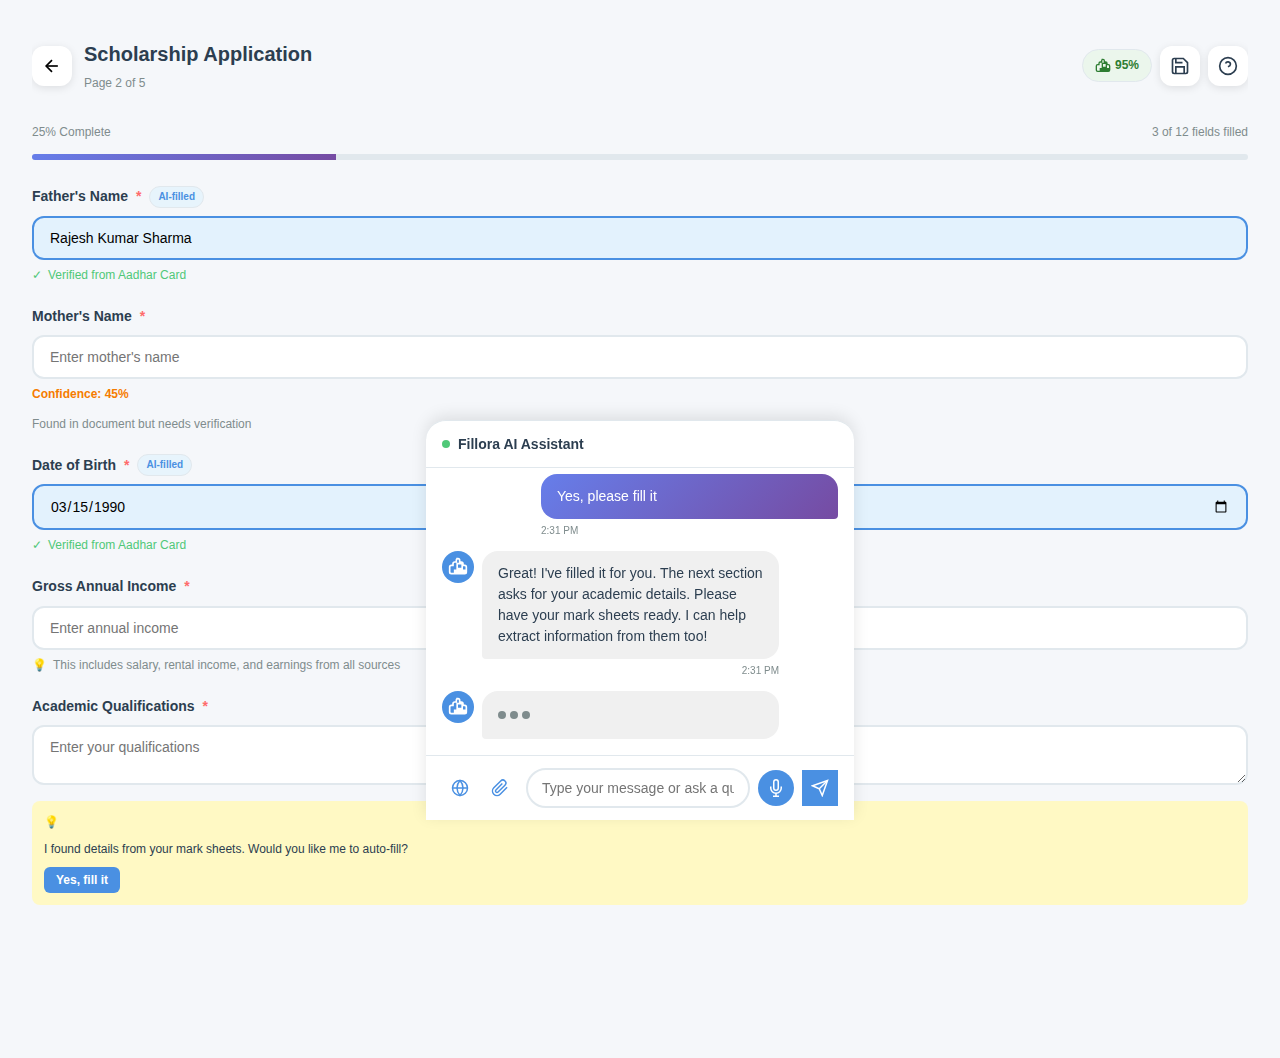
<file: App/conversational-form.html>
<!DOCTYPE html>
<html lang="en">
<head>
    <meta charset="UTF-8">
    <meta name="viewport" content="width=device-width, initial-scale=1.0, maximum-scale=1.0, user-scalable=no, viewport-fit=cover">
    <meta name="description" content="Fillora.in - Form Filling">
    <meta name="theme-color" content="#4A90E2">
    <meta name="apple-mobile-web-app-capable" content="yes">
    <meta name="apple-mobile-web-app-status-bar-style" content="default">
    <meta name="apple-mobile-web-app-title" content="Fillora">
    <title>Fillora.in - Form Filling</title>
    <link rel="manifest" href="/manifest.json">
    <link rel="apple-touch-icon" href="/icon-192.png">
    <link rel="stylesheet" href="styles.css">
    <script src="icons.js"></script>
    <script src="app.js"></script>
</head>
<body class="theme-light">
    <div class="screen active" id="conversational-form">
        <div class="container">
            <!-- Top Bar -->
            <div class="form-top-bar">
                <button class="back-button icon-container" onclick="window.location.href='document-upload.html'"><svg class="icon" viewBox="0 0 24 24" fill="none" stroke="currentColor" stroke-width="2"><line x1="19" y1="12" x2="5" y2="12"/><polyline points="12 19 5 12 12 5"/></svg></button>
                <div class="form-title-group">
                    <h2>Scholarship Application</h2>
                    <p class="form-page-info">Page 2 of 5</p>
                </div>
                <div class="top-bar-actions">
                    <div class="ai-confidence-badge">
                        <span class="icon-container"><svg class="icon" style="width: 16px; height: 16px;" viewBox="0 0 24 24" fill="none" stroke="currentColor" stroke-width="2"><path d="M12 2a2 2 0 0 0-2 2v2H8a2 2 0 0 0-2 2v2H4a2 2 0 0 0-2 2v6a2 2 0 0 0 2 2h16a2 2 0 0 0 2-2v-6a2 2 0 0 0-2-2h-2V8a2 2 0 0 0-2-2h-2V4a2 2 0 0 0-2-2h-2zm-1 6h6v6h-6V8zm-3 8h12v2H8v-2z"/></svg></span>
                        <span>95%</span>
                    </div>
                    <button class="icon-button icon-container"><svg class="icon" viewBox="0 0 24 24" fill="none" stroke="currentColor" stroke-width="2"><path d="M19 21H5a2 2 0 0 1-2-2V5a2 2 0 0 1 2-2h11l5 5v11a2 2 0 0 1-2 2z"/><polyline points="17 21 17 13 7 13 7 21"/><polyline points="7 3 7 8 15 8"/></svg></button>
                    <button class="icon-button icon-container"><svg class="icon" viewBox="0 0 24 24" fill="none" stroke="currentColor" stroke-width="2"><circle cx="12" cy="12" r="10"/><path d="M9.09 9a3 3 0 0 1 5.83 1c0 2-3 3-3 3"/><line x1="12" y1="17" x2="12.01" y2="17"/></svg></button>
                </div>
            </div>

            <!-- Progress Indicator -->
            <div class="progress-section">
                <div class="progress-header">
                    <span>25% Complete</span>
                    <span>3 of 12 fields filled</span>
                </div>
                <div class="progress-bar">
                    <div class="progress-fill" style="width: 25%"></div>
                </div>
            </div>

            <!-- Form Fields Section -->
            <div class="form-fields-section">
                <div class="field-group">
                    <label class="field-label">
                        Father's Name <span class="required">*</span>
                        <span class="ai-filled-badge">AI-filled</span>
                    </label>
                    <input type="text" class="form-input ai-filled" value="Rajesh Kumar Sharma">
                    <div class="field-verification">
                        <span class="verify-icon">✓</span>
                        <span>Verified from Aadhar Card</span>
                    </div>
                </div>

                <div class="field-group">
                    <label class="field-label">
                        Mother's Name <span class="required">*</span>
                    </label>
                    <input type="text" class="form-input" placeholder="Enter mother's name">
                    <div class="field-confidence">
                        <span class="confidence-indicator low">Confidence: 45%</span>
                        <span class="field-hint">Found in document but needs verification</span>
                    </div>
                </div>

                <div class="field-group">
                    <label class="field-label">
                        Date of Birth <span class="required">*</span>
                        <span class="ai-filled-badge">AI-filled</span>
                    </label>
                    <input type="date" class="form-input ai-filled" value="1990-03-15">
                    <div class="field-verification">
                        <span class="verify-icon">✓</span>
                        <span>Verified from Aadhar Card</span>
                    </div>
                </div>

                <div class="field-group">
                    <label class="field-label">
                        Gross Annual Income <span class="required">*</span>
                    </label>
                    <input type="number" class="form-input" placeholder="Enter annual income">
                    <div class="field-hint">
                        <span>💡</span>
                        <span>This includes salary, rental income, and earnings from all sources</span>
                    </div>
                </div>

                <div class="field-group">
                    <label class="field-label">
                        Academic Qualifications <span class="required">*</span>
                    </label>
                    <textarea class="form-textarea" placeholder="Enter your qualifications"></textarea>
                    <div class="field-suggestion">
                        <span>💡</span>
                        <span>I found details from your mark sheets. Would you like me to auto-fill?</span>
                        <button class="suggestion-button">Yes, fill it</button>
                    </div>
                </div>
            </div>

            <!-- Chat Interface -->
            <div class="chat-section">
                <div class="chat-header">
                    <div class="ai-status">
                        <span class="status-dot online"></span>
                        <span>Fillora AI Assistant</span>
                    </div>
                </div>

                <div class="chat-messages" id="chatMessages">
                    <div class="message ai-message">
                        <div class="message-avatar icon-container"><svg class="icon" viewBox="0 0 24 24" fill="none" stroke="currentColor" stroke-width="2"><path d="M12 2a2 2 0 0 0-2 2v2H8a2 2 0 0 0-2 2v2H4a2 2 0 0 0-2 2v6a2 2 0 0 0 2 2h16a2 2 0 0 0 2-2v-6a2 2 0 0 0-2-2h-2V8a2 2 0 0 0-2-2h-2V4a2 2 0 0 0-2-2h-2zm-1 6h6v6h-6V8zm-3 8h12v2H8v-2z"/></svg></div>
                        <div class="message-content">
                            <div class="message-bubble">
                                It looks like you need to enter your Father's Name here. I found 'Rajesh Kumar Sharma' in your uploaded Aadhar card. Shall I fill it for you?
                            </div>
                            <div class="message-actions">
                                <button class="quick-action">Yes, fill it</button>
                                <button class="quick-action">No, I'll type</button>
                                <button class="quick-action">Explain more</button>
                            </div>
                            <div class="message-time">2:30 PM</div>
                        </div>
                    </div>

                    <div class="message user-message">
                        <div class="message-content">
                            <div class="message-bubble">
                                Yes, please fill it
                            </div>
                            <div class="message-time">2:31 PM</div>
                        </div>
                    </div>

                    <div class="message ai-message">
                        <div class="message-avatar icon-container"><svg class="icon" viewBox="0 0 24 24" fill="none" stroke="currentColor" stroke-width="2"><path d="M12 2a2 2 0 0 0-2 2v2H8a2 2 0 0 0-2 2v2H4a2 2 0 0 0-2 2v6a2 2 0 0 0 2 2h16a2 2 0 0 0 2-2v-6a2 2 0 0 0-2-2h-2V8a2 2 0 0 0-2-2h-2V4a2 2 0 0 0-2-2h-2zm-1 6h6v6h-6V8zm-3 8h12v2H8v-2z"/></svg></div>
                        <div class="message-content">
                            <div class="message-bubble">
                                Great! I've filled it for you. The next section asks for your academic details. Please have your mark sheets ready. I can help extract information from them too!
                            </div>
                            <div class="message-time">2:31 PM</div>
                        </div>
                    </div>

                    <div class="message ai-message typing">
                        <div class="message-avatar icon-container"><svg class="icon" viewBox="0 0 24 24" fill="none" stroke="currentColor" stroke-width="2"><path d="M12 2a2 2 0 0 0-2 2v2H8a2 2 0 0 0-2 2v2H4a2 2 0 0 0-2 2v6a2 2 0 0 0 2 2h16a2 2 0 0 0 2-2v-6a2 2 0 0 0-2-2h-2V8a2 2 0 0 0-2-2h-2V4a2 2 0 0 0-2-2h-2zm-1 6h6v6h-6V8zm-3 8h12v2H8v-2z"/></svg></div>
                        <div class="message-content">
                            <div class="message-bubble">
                                <div class="typing-indicator">
                                    <span></span>
                                    <span></span>
                                    <span></span>
                                </div>
                            </div>
                        </div>
                    </div>
                </div>

                <div class="chat-input-container">
                    <div class="chat-input-actions">
                        <button class="chat-action-btn icon-container"><svg class="icon" viewBox="0 0 24 24" fill="none" stroke="currentColor" stroke-width="2"><circle cx="12" cy="12" r="10"/><line x1="2" y1="12" x2="22" y2="12"/><path d="M12 2a15.3 15.3 0 0 1 4 10 15.3 15.3 0 0 1-4 10 15.3 15.3 0 0 1-4-10 15.3 15.3 0 0 1 4-10z"/></svg></button>
                        <button class="chat-action-btn icon-container"><svg class="icon" viewBox="0 0 24 24" fill="none" stroke="currentColor" stroke-width="2"><path d="M21.44 11.05l-9.19 9.19a6 6 0 0 1-8.49-8.49l9.19-9.19a4 4 0 0 1 5.66 5.66l-9.2 9.19a2 2 0 0 1-2.83-2.83l8.49-8.48"/></svg></button>
                    </div>
                    <input type="text" class="chat-input" placeholder="Type your message or ask a question...">
                    <button class="voice-button icon-container"><svg class="icon" viewBox="0 0 24 24" fill="none" stroke="currentColor" stroke-width="2"><path d="M12 1a3 3 0 0 0-3 3v8a3 3 0 0 0 6 0V4a3 3 0 0 0-3-3z"/><path d="M19 10v2a7 7 0 0 1-14 0v-2"/><line x1="12" y1="19" x2="12" y2="23"/><line x1="8" y1="23" x2="16" y2="23"/></svg></button>
                    <button class="send-button icon-container"><svg class="icon" viewBox="0 0 24 24" fill="none" stroke="currentColor" stroke-width="2"><line x1="22" y1="2" x2="11" y2="13"/><polygon points="22 2 15 22 11 13 2 9 22 2"/></svg></button>
                </div>
            </div>
        </div>
    </div>

    <script src="auth.js"></script>
    <script src="script.js"></script>
</body>
</html>
</file>
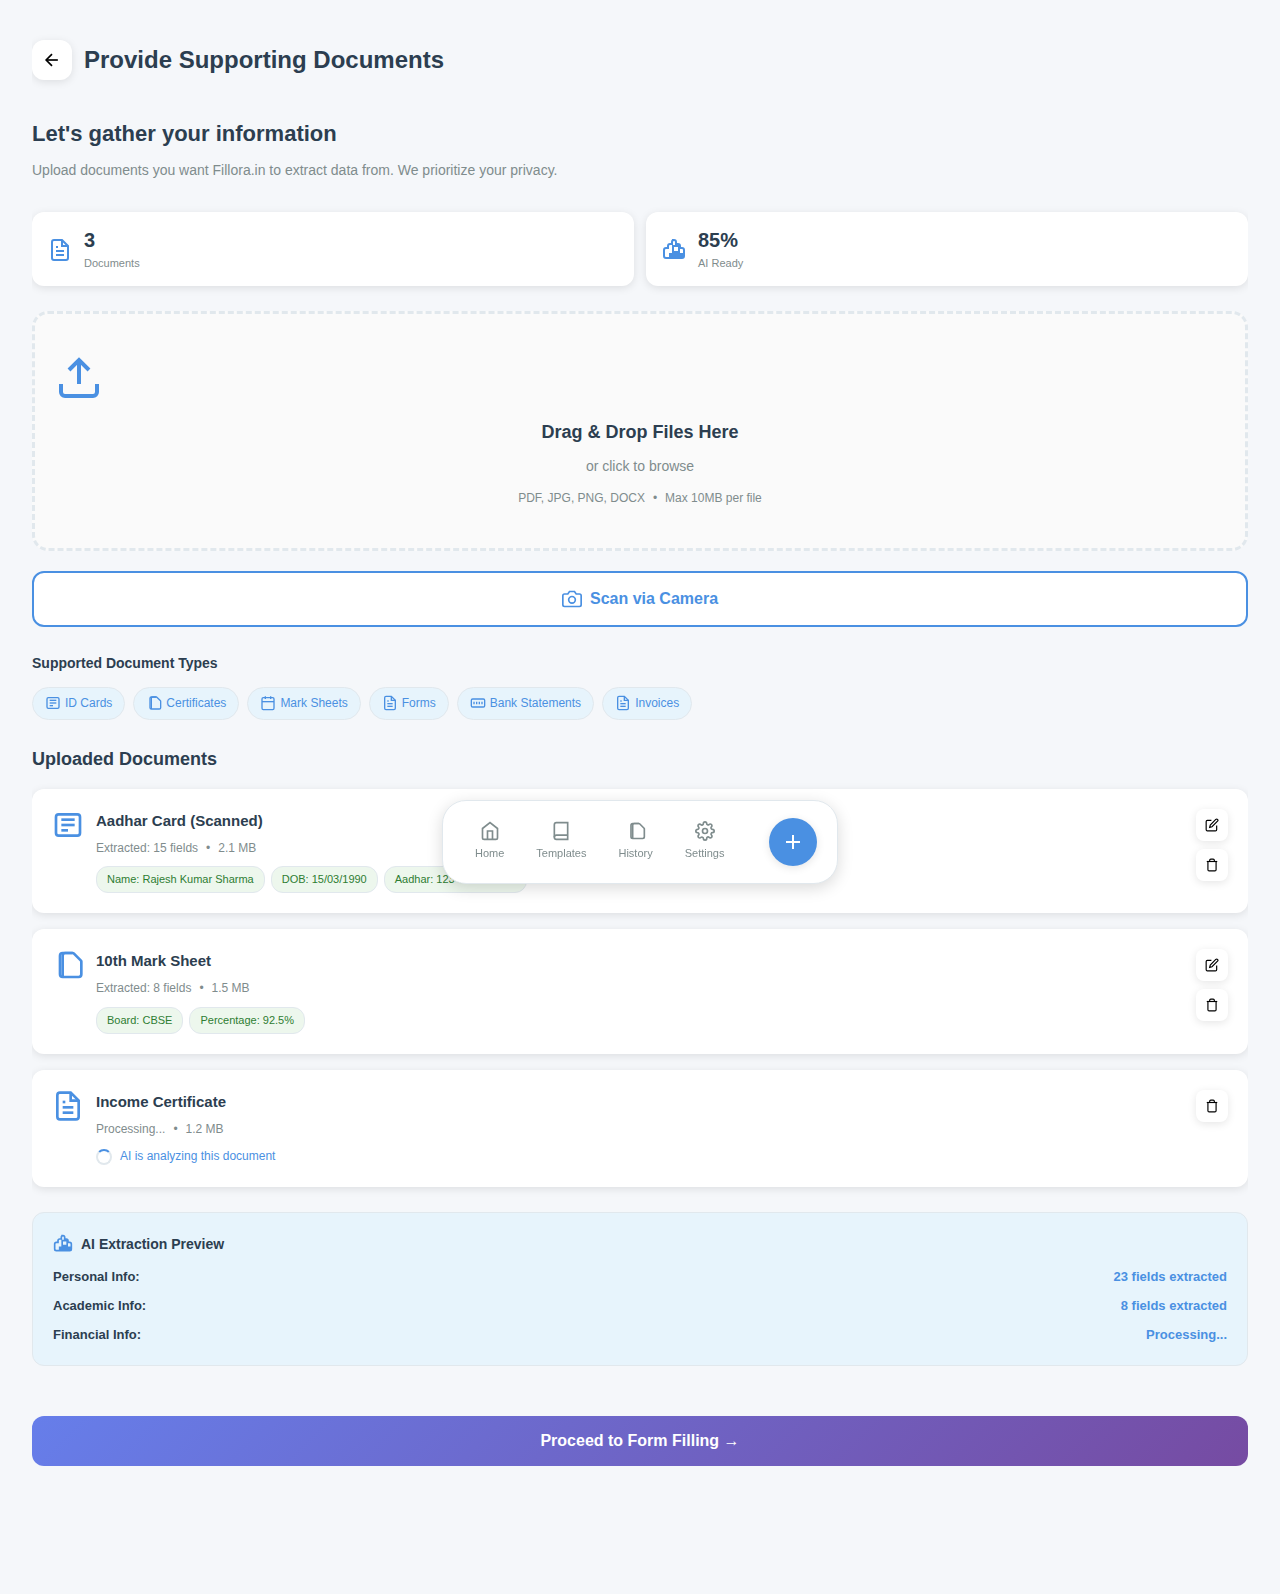
<file: App/document-upload.html>
<!DOCTYPE html>
<html lang="en">
<head>
    <meta charset="UTF-8">
    <meta name="viewport" content="width=device-width, initial-scale=1.0, maximum-scale=1.0, user-scalable=no, viewport-fit=cover">
    <meta name="description" content="Fillora.in - Document Upload">
    <meta name="theme-color" content="#4A90E2">
    <meta name="apple-mobile-web-app-capable" content="yes">
    <meta name="apple-mobile-web-app-status-bar-style" content="default">
    <meta name="apple-mobile-web-app-title" content="Fillora">
    <title>Fillora.in - Document Upload</title>
    <link rel="manifest" href="/manifest.json">
    <link rel="apple-touch-icon" href="/icon-192.png">
    <link rel="stylesheet" href="styles.css">
    <script src="icons.js"></script>
    <script src="app.js"></script>
</head>
<body class="theme-light">
    <div class="screen active" id="document-upload">
        <div class="container">
            <!-- Header -->
            <div class="page-header">
                <button class="back-button icon-container" onclick="window.location.href='form-selection.html'"><svg class="icon" viewBox="0 0 24 24" fill="none" stroke="currentColor" stroke-width="2"><line x1="19" y1="12" x2="5" y2="12"/><polyline points="12 19 5 12 12 5"/></svg></button>
                <h1>Provide Supporting Documents</h1>
            </div>

            <div class="header-text">
                <h2>Let's gather your information</h2>
                <p>Upload documents you want Fillora.in to extract data from. We prioritize your privacy.</p>
            </div>

            <!-- Document Stats -->
            <div class="document-stats">
                <div class="stat-card-small">
                    <div class="stat-icon icon-container"><svg class="icon" viewBox="0 0 24 24" fill="none" stroke="currentColor" stroke-width="2"><path d="M14 2H6a2 2 0 0 0-2 2v16a2 2 0 0 0 2 2h12a2 2 0 0 0 2-2V8z"/><polyline points="14 2 14 8 20 8"/><line x1="16" y1="13" x2="8" y2="13"/><line x1="16" y1="17" x2="8" y2="17"/><polyline points="10 9 9 9 8 9"/></svg></div>
                    <div class="stat-info">
                        <div class="stat-value">3</div>
                        <div class="stat-text">Documents</div>
                    </div>
                </div>
                <div class="stat-card-small">
                    <div class="stat-icon icon-container"><svg class="icon" viewBox="0 0 24 24" fill="none" stroke="currentColor" stroke-width="2"><path d="M12 2a2 2 0 0 0-2 2v2H8a2 2 0 0 0-2 2v2H4a2 2 0 0 0-2 2v6a2 2 0 0 0 2 2h16a2 2 0 0 0 2-2v-6a2 2 0 0 0-2-2h-2V8a2 2 0 0 0-2-2h-2V4a2 2 0 0 0-2-2h-2zm-1 6h6v6h-6V8zm-3 8h12v2H8v-2z"/></svg></div>
                    <div class="stat-info">
                        <div class="stat-value">85%</div>
                        <div class="stat-text">AI Ready</div>
                    </div>
                </div>
            </div>

            <!-- Drag & Drop Area -->
            <div class="upload-area" id="uploadArea">
                <div class="upload-content">
                    <div class="upload-icon-large icon-container"><svg class="icon" viewBox="0 0 24 24" fill="none" stroke="currentColor" stroke-width="2"><path d="M21 15v4a2 2 0 0 1-2 2H5a2 2 0 0 1-2-2v-4"/><polyline points="17 8 12 3 7 8"/><line x1="12" y1="3" x2="12" y2="15"/></svg></div>
                    <h3>Drag & Drop Files Here</h3>
                    <p>or click to browse</p>
                    <div class="upload-hint">
                        <span>PDF, JPG, PNG, DOCX</span>
                        <span>•</span>
                        <span>Max 10MB per file</span>
                    </div>
                </div>
                <input type="file" id="fileInput" multiple accept=".pdf,.jpg,.jpeg,.png,.docx" style="display: none;">
            </div>

            <!-- Scan via Camera -->
            <button class="camera-button">
                <span class="camera-icon icon-container"><svg class="icon" viewBox="0 0 24 24" fill="none" stroke="currentColor" stroke-width="2"><path d="M23 19a2 2 0 0 1-2 2H3a2 2 0 0 1-2-2V8a2 2 0 0 1 2-2h4l2-3h6l2 3h4a2 2 0 0 1 2 2z"/><circle cx="12" cy="13" r="4"/></svg></span>
                <span>Scan via Camera</span>
            </button>

            <!-- Supported Document Types -->
            <div class="supported-docs">
                <h4>Supported Document Types</h4>
                <div class="doc-badges">
                    <span class="doc-badge"><svg class="icon" style="width: 16px; height: 16px; display: inline; margin-right: 4px; vertical-align: middle;" viewBox="0 0 24 24" fill="none" stroke="currentColor" stroke-width="2"><rect x="3" y="4" width="18" height="16" rx="2"/><line x1="7" y1="8" x2="17" y2="8"/><line x1="7" y1="12" x2="17" y2="12"/><line x1="7" y1="16" x2="12" y2="16"/></svg>ID Cards</span>
                    <span class="doc-badge"><svg class="icon" style="width: 16px; height: 16px; display: inline; margin-right: 4px; vertical-align: middle;" viewBox="0 0 24 24" fill="none" stroke="currentColor" stroke-width="2"><path d="M8 21h12a2 2 0 0 0 2-2V9.414a1 1 0 0 0-.293-.707l-5.414-5.414A1 1 0 0 0 15.586 3H8a2 2 0 0 0-2 2v14a2 2 0 0 0 2 2z"/><path d="M8 21V5a2 2 0 0 1 2-2h5.5"/></svg>Certificates</span>
                    <span class="doc-badge"><svg class="icon" style="width: 16px; height: 16px; display: inline; margin-right: 4px; vertical-align: middle;" viewBox="0 0 24 24" fill="none" stroke="currentColor" stroke-width="2"><rect x="3" y="4" width="18" height="18" rx="2" ry="2"/><line x1="16" y1="2" x2="16" y2="6"/><line x1="8" y1="2" x2="8" y2="6"/><line x1="3" y1="10" x2="21" y2="10"/></svg>Mark Sheets</span>
                    <span class="doc-badge"><svg class="icon" style="width: 16px; height: 16px; display: inline; margin-right: 4px; vertical-align: middle;" viewBox="0 0 24 24" fill="none" stroke="currentColor" stroke-width="2"><path d="M14 2H6a2 2 0 0 0-2 2v16a2 2 0 0 0 2 2h12a2 2 0 0 0 2-2V8z"/><polyline points="14 2 14 8 20 8"/><line x1="16" y1="13" x2="8" y2="13"/><line x1="16" y1="17" x2="8" y2="17"/><polyline points="10 9 9 9 8 9"/></svg>Forms</span>
                    <span class="doc-badge"><svg class="icon" style="width: 16px; height: 16px; display: inline; margin-right: 4px; vertical-align: middle;" viewBox="0 0 24 24" fill="none" stroke="currentColor" stroke-width="2"><rect x="2" y="6" width="20" height="12" rx="2"/><line x1="6" y1="10" x2="6" y2="14"/><line x1="10" y1="10" x2="10" y2="14"/><line x1="14" y1="10" x2="14" y2="14"/><line x1="18" y1="10" x2="18" y2="14"/></svg>Bank Statements</span>
                    <span class="doc-badge"><svg class="icon" style="width: 16px; height: 16px; display: inline; margin-right: 4px; vertical-align: middle;" viewBox="0 0 24 24" fill="none" stroke="currentColor" stroke-width="2"><path d="M14 2H6a2 2 0 0 0-2 2v16a2 2 0 0 0 2 2h12a2 2 0 0 0 2-2V8z"/><polyline points="14 2 14 8 20 8"/><line x1="16" y1="13" x2="8" y2="13"/><line x1="16" y1="17" x2="8" y2="17"/><polyline points="10 9 9 9 8 9"/></svg>Invoices</span>
                </div>
            </div>

            <!-- Uploaded Documents List -->
            <div class="uploaded-documents">
                <h3>Uploaded Documents</h3>
                
                <div class="document-item">
                    <div class="doc-icon icon-container"><svg class="icon" viewBox="0 0 24 24" fill="none" stroke="currentColor" stroke-width="2"><rect x="3" y="4" width="18" height="16" rx="2"/><line x1="7" y1="8" x2="17" y2="8"/><line x1="7" y1="12" x2="17" y2="12"/><line x1="7" y1="16" x2="12" y2="16"/></svg></div>
                    <div class="doc-info">
                        <div class="doc-name">Aadhar Card (Scanned)</div>
                        <div class="doc-meta">
                            <span>Extracted: 15 fields</span>
                            <span>•</span>
                            <span>2.1 MB</span>
                        </div>
                        <div class="extraction-preview">
                            <span class="extracted-tag">Name: Rajesh Kumar Sharma</span>
                            <span class="extracted-tag">DOB: 15/03/1990</span>
                            <span class="extracted-tag">Aadhar: 1234 5678 9012</span>
                        </div>
                    </div>
                    <div class="doc-actions">
                        <button class="action-btn-small icon-container"><svg class="icon" viewBox="0 0 24 24" fill="none" stroke="currentColor" stroke-width="2"><path d="M11 4H4a2 2 0 0 0-2 2v14a2 2 0 0 0 2 2h14a2 2 0 0 0 2-2v-7"/><path d="M18.5 2.5a2.121 2.121 0 0 1 3 3L12 15l-4 1 1-4 9.5-9.5z"/></svg></button>
                        <button class="action-btn-small icon-container"><svg class="icon" viewBox="0 0 24 24" fill="none" stroke="currentColor" stroke-width="2"><polyline points="3 6 5 6 21 6"/><path d="M19 6v14a2 2 0 0 1-2 2H7a2 2 0 0 1-2-2V6m3 0V4a2 2 0 0 1 2-2h4a2 2 0 0 1 2 2v2"/></svg></button>
                    </div>
                </div>

                <div class="document-item">
                    <div class="doc-icon icon-container"><svg class="icon" viewBox="0 0 24 24" fill="none" stroke="currentColor" stroke-width="2"><path d="M8 21h12a2 2 0 0 0 2-2V9.414a1 1 0 0 0-.293-.707l-5.414-5.414A1 1 0 0 0 15.586 3H8a2 2 0 0 0-2 2v14a2 2 0 0 0 2 2z"/><path d="M8 21V5a2 2 0 0 1 2-2h5.5"/></svg></div>
                    <div class="doc-info">
                        <div class="doc-name">10th Mark Sheet</div>
                        <div class="doc-meta">
                            <span>Extracted: 8 fields</span>
                            <span>•</span>
                            <span>1.5 MB</span>
                        </div>
                        <div class="extraction-preview">
                            <span class="extracted-tag">Board: CBSE</span>
                            <span class="extracted-tag">Percentage: 92.5%</span>
                        </div>
                    </div>
                    <div class="doc-actions">
                        <button class="action-btn-small icon-container"><svg class="icon" viewBox="0 0 24 24" fill="none" stroke="currentColor" stroke-width="2"><path d="M11 4H4a2 2 0 0 0-2 2v14a2 2 0 0 0 2 2h14a2 2 0 0 0 2-2v-7"/><path d="M18.5 2.5a2.121 2.121 0 0 1 3 3L12 15l-4 1 1-4 9.5-9.5z"/></svg></button>
                        <button class="action-btn-small icon-container"><svg class="icon" viewBox="0 0 24 24" fill="none" stroke="currentColor" stroke-width="2"><polyline points="3 6 5 6 21 6"/><path d="M19 6v14a2 2 0 0 1-2 2H7a2 2 0 0 1-2-2V6m3 0V4a2 2 0 0 1 2-2h4a2 2 0 0 1 2 2v2"/></svg></button>
                    </div>
                </div>

                <div class="document-item">
                    <div class="doc-icon icon-container"><svg class="icon" viewBox="0 0 24 24" fill="none" stroke="currentColor" stroke-width="2"><path d="M14 2H6a2 2 0 0 0-2 2v16a2 2 0 0 0 2 2h12a2 2 0 0 0 2-2V8z"/><polyline points="14 2 14 8 20 8"/><line x1="16" y1="13" x2="8" y2="13"/><line x1="16" y1="17" x2="8" y2="17"/><polyline points="10 9 9 9 8 9"/></svg></div>
                    <div class="doc-info">
                        <div class="doc-name">Income Certificate</div>
                        <div class="doc-meta">
                            <span>Processing...</span>
                            <span>•</span>
                            <span>1.2 MB</span>
                        </div>
                        <div class="processing-indicator">
                            <div class="spinner"></div>
                            <span>AI is analyzing this document</span>
                        </div>
                    </div>
                    <div class="doc-actions">
                        <button class="action-btn-small icon-container"><svg class="icon" viewBox="0 0 24 24" fill="none" stroke="currentColor" stroke-width="2"><polyline points="3 6 5 6 21 6"/><path d="M19 6v14a2 2 0 0 1-2 2H7a2 2 0 0 1-2-2V6m3 0V4a2 2 0 0 1 2-2h4a2 2 0 0 1 2 2v2"/></svg></button>
                    </div>
                </div>
            </div>

            <!-- AI Extraction Preview -->
            <div class="ai-preview-card">
                <div class="preview-header">
                    <span class="ai-icon icon-container"><svg class="icon" viewBox="0 0 24 24" fill="none" stroke="currentColor" stroke-width="2"><path d="M12 2a2 2 0 0 0-2 2v2H8a2 2 0 0 0-2 2v2H4a2 2 0 0 0-2 2v6a2 2 0 0 0 2 2h16a2 2 0 0 0 2-2v-6a2 2 0 0 0-2-2h-2V8a2 2 0 0 0-2-2h-2V4a2 2 0 0 0-2-2h-2zm-1 6h6v6h-6V8zm-3 8h12v2H8v-2z"/></svg></span>
                    <span><strong>AI Extraction Preview</strong></span>
                </div>
                <div class="preview-content">
                    <div class="preview-item">
                        <span class="preview-label">Personal Info:</span>
                        <span class="preview-value">23 fields extracted</span>
                    </div>
                    <div class="preview-item">
                        <span class="preview-label">Academic Info:</span>
                        <span class="preview-value">8 fields extracted</span>
                    </div>
                    <div class="preview-item">
                        <span class="preview-label">Financial Info:</span>
                        <span class="preview-value">Processing...</span>
                    </div>
                </div>
            </div>

            <!-- Proceed Button -->
            <button class="cta-button primary full-width" onclick="navigateTo('conversational-form')">
                Proceed to Form Filling →
            </button>

            <!-- Bottom Navigation -->
            <nav class="bottom-nav">
                <a href="index.html" class="nav-item">
                    <span class="nav-icon icon-container"><svg class="icon" viewBox="0 0 24 24" fill="none" stroke="currentColor" stroke-width="2"><path d="M3 9l9-7 9 7v11a2 2 0 0 1-2 2H5a2 2 0 0 1-2-2z"/><polyline points="9 22 9 12 15 12 15 22"/></svg></span>
                    <span class="nav-label">Home</span>
                </a>
                <a href="templates.html" class="nav-item">
                    <span class="nav-icon icon-container"><svg class="icon" viewBox="0 0 24 24" fill="none" stroke="currentColor" stroke-width="2"><path d="M4 19.5A2.5 2.5 0 0 1 6.5 17H20"/><path d="M6.5 2H20v20H6.5A2.5 2.5 0 0 1 4 19.5v-15A2.5 2.5 0 0 1 6.5 2z"/></svg></span>
                    <span class="nav-label">Templates</span>
                </a>
                <a href="history.html" class="nav-item">
                    <span class="nav-icon icon-container"><svg class="icon" viewBox="0 0 24 24" fill="none" stroke="currentColor" stroke-width="2"><path d="M8 21h12a2 2 0 0 0 2-2V9.414a1 1 0 0 0-.293-.707l-5.414-5.414A1 1 0 0 0 15.586 3H8a2 2 0 0 0-2 2v14a2 2 0 0 0 2 2z"/><path d="M8 21V5a2 2 0 0 1 2-2h5.5"/></svg></span>
                    <span class="nav-label">History</span>
                </a>
                <a href="settings.html" class="nav-item">
                    <span class="nav-icon icon-container"><svg class="icon" viewBox="0 0 24 24" fill="none" stroke="currentColor" stroke-width="2"><circle cx="12" cy="12" r="3"/><path d="M19.4 15a1.65 1.65 0 0 0 .33 1.82l.06.06a2 2 0 0 1 0 2.83 2 2 0 0 1-2.83 0l-.06-.06a1.65 1.65 0 0 0-1.82-.33 1.65 1.65 0 0 0-1 1.51V21a2 2 0 0 1-2 2 2 2 0 0 1-2-2v-.09A1.65 1.65 0 0 0 9 19.4a1.65 1.65 0 0 0-1.82.33l-.06.06a2 2 0 0 1-2.83 0 2 2 0 0 1 0-2.83l.06-.06a1.65 1.65 0 0 0 .33-1.82 1.65 1.65 0 0 0-1.51-1H3a2 2 0 0 1-2-2 2 2 0 0 1 2-2h.09A1.65 1.65 0 0 0 4.6 9a1.65 1.65 0 0 0-.33-1.82l-.06-.06a2 2 0 0 1 0-2.83 2 2 0 0 1 2.83 0l.06.06a1.65 1.65 0 0 0 1.82.33H9a1.65 1.65 0 0 0 1-1.51V3a2 2 0 0 1 2-2 2 2 0 0 1 2 2v.09a1.65 1.65 0 0 0 1 1.51 1.65 1.65 0 0 0 1.82-.33l.06-.06a2 2 0 0 1 2.83 0 2 2 0 0 1 0 2.83l-.06.06a1.65 1.65 0 0 0-.33 1.82V9a1.65 1.65 0 0 0 1.51 1H21a2 2 0 0 1 2 2 2 2 0 0 1-2 2h-.09a1.65 1.65 0 0 0-1.51 1z"/></svg></span>
                    <span class="nav-label">Settings</span>
                </a>
                <button class="fab icon-container" onclick="window.location.href='form-selection.html'">
                    <svg class="icon" viewBox="0 0 24 24" fill="none" stroke="currentColor" stroke-width="2"><line x1="12" y1="5" x2="12" y2="19"/><line x1="5" y1="12" x2="19" y2="12"/></svg>
                </button>
            </nav>
        </div>
    </div>

    <script src="auth.js"></script>
    <script src="script.js"></script>
</body>
</html>
</file>
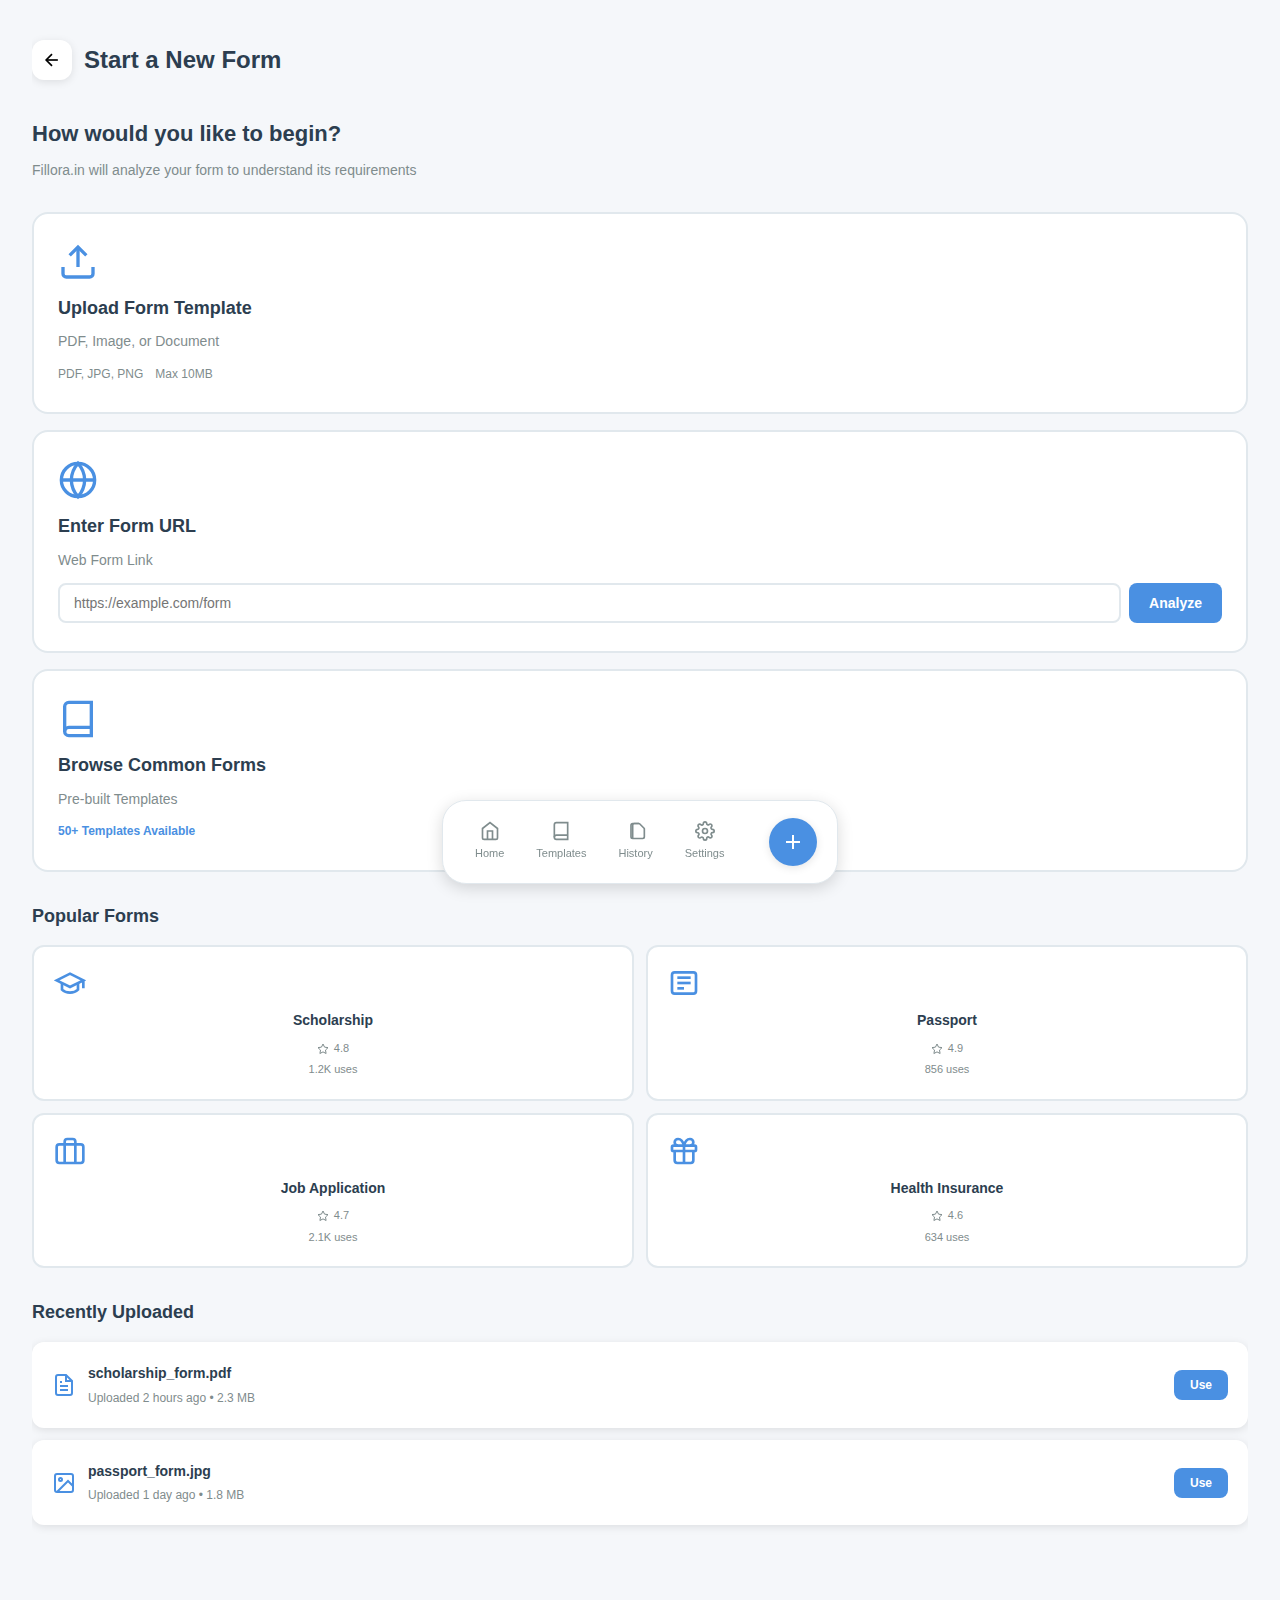
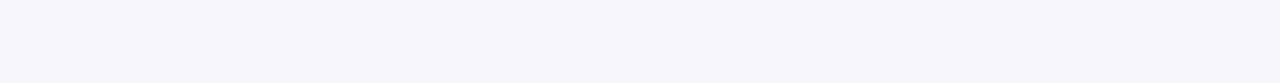
<file: App/form-selection.html>
<!DOCTYPE html>
<html lang="en">
<head>
    <meta charset="UTF-8">
    <meta name="viewport" content="width=device-width, initial-scale=1.0, maximum-scale=1.0, user-scalable=no, viewport-fit=cover">
    <meta name="description" content="Fillora.in - Start New Form">
    <meta name="theme-color" content="#4A90E2">
    <meta name="apple-mobile-web-app-capable" content="yes">
    <meta name="apple-mobile-web-app-status-bar-style" content="default">
    <meta name="apple-mobile-web-app-title" content="Fillora">
    <title>Fillora.in - Start New Form</title>
    <link rel="manifest" href="/manifest.json">
    <link rel="apple-touch-icon" href="/icon-192.png">
    <link rel="stylesheet" href="styles.css">
    <script src="icons.js"></script>
    <script src="app.js"></script>
</head>
<body class="theme-light">
    <div class="screen active" id="form-selection">
        <div class="container">
            <!-- Header -->
            <div class="page-header">
                <button class="back-button icon-container" onclick="window.location.href='index.html'"><svg class="icon" viewBox="0 0 24 24" fill="none" stroke="currentColor" stroke-width="2"><line x1="19" y1="12" x2="5" y2="12"/><polyline points="12 19 5 12 12 5"/></svg></button>
                <h1>Start a New Form</h1>
            </div>

            <div class="header-text">
                <h2>How would you like to begin?</h2>
                <p>Fillora.in will analyze your form to understand its requirements</p>
            </div>

            <!-- Upload Options -->
            <div class="upload-options">
                <div class="upload-card" onclick="window.location.href='document-upload.html'">
                    <div class="upload-icon icon-container"><svg class="icon" viewBox="0 0 24 24" fill="none" stroke="currentColor" stroke-width="2"><path d="M21 15v4a2 2 0 0 1-2 2H5a2 2 0 0 1-2-2v-4"/><polyline points="17 8 12 3 7 8"/><line x1="12" y1="3" x2="12" y2="15"/></svg></div>
                    <h3>Upload Form Template</h3>
                    <p>PDF, Image, or Document</p>
                    <div class="upload-specs">
                        <span>PDF, JPG, PNG</span>
                        <span>Max 10MB</span>
                    </div>
                </div>

                <div class="upload-card">
                    <div class="upload-icon icon-container"><svg class="icon" viewBox="0 0 24 24" fill="none" stroke="currentColor" stroke-width="2"><circle cx="12" cy="12" r="10"/><line x1="2" y1="12" x2="22" y2="12"/><path d="M12 2a15.3 15.3 0 0 1 4 10 15.3 15.3 0 0 1-4 10 15.3 15.3 0 0 1-4-10 15.3 15.3 0 0 1 4-10z"/></svg></div>
                    <h3>Enter Form URL</h3>
                    <p>Web Form Link</p>
                    <div class="url-input-container">
                        <input type="url" class="url-input" placeholder="https://example.com/form">
                        <button class="analyze-button">Analyze</button>
                    </div>
                </div>

                <div class="upload-card" onclick="window.location.href='templates.html'">
                    <div class="upload-icon icon-container"><svg class="icon" viewBox="0 0 24 24" fill="none" stroke="currentColor" stroke-width="2"><path d="M4 19.5A2.5 2.5 0 0 1 6.5 17H20"/><path d="M6.5 2H20v20H6.5A2.5 2.5 0 0 1 4 19.5v-15A2.5 2.5 0 0 1 6.5 2z"/></svg></div>
                    <h3>Browse Common Forms</h3>
                    <p>Pre-built Templates</p>
                    <div class="template-count">50+ Templates Available</div>
                </div>
            </div>

            <!-- Popular Forms Grid -->
            <div class="popular-forms">
                <h3>Popular Forms</h3>
                <div class="forms-grid">
                    <div class="form-template-card">
                        <div class="template-icon icon-container"><svg class="icon" viewBox="0 0 24 24" fill="none" stroke="currentColor" stroke-width="2"><path d="M22 10v6M2 10l10-5 10 5-10 5z"/><path d="M6 12v5c3 3 9 3 12 0v-5"/></svg></div>
                        <h4>Scholarship</h4>
                        <div class="template-stats">
                            <span><svg class="icon" style="width: 12px; height: 12px; display: inline; margin-right: 2px;" viewBox="0 0 24 24" fill="currentColor" stroke="currentColor" stroke-width="2"><polygon points="12 2 15.09 8.26 22 9.27 17 14.14 18.18 21.02 12 17.77 5.82 21.02 7 14.14 2 9.27 8.91 8.26 12 2"/></svg> 4.8</span>
                            <span>1.2K uses</span>
                        </div>
                    </div>
                    <div class="form-template-card">
                        <div class="template-icon icon-container"><svg class="icon" viewBox="0 0 24 24" fill="none" stroke="currentColor" stroke-width="2"><rect x="3" y="4" width="18" height="16" rx="2"/><line x1="7" y1="8" x2="17" y2="8"/><line x1="7" y1="12" x2="17" y2="12"/><line x1="7" y1="16" x2="12" y2="16"/></svg></div>
                        <h4>Passport</h4>
                        <div class="template-stats">
                            <span><svg class="icon" style="width: 12px; height: 12px; display: inline; margin-right: 2px;" viewBox="0 0 24 24" fill="currentColor" stroke="currentColor" stroke-width="2"><polygon points="12 2 15.09 8.26 22 9.27 17 14.14 18.18 21.02 12 17.77 5.82 21.02 7 14.14 2 9.27 8.91 8.26 12 2"/></svg> 4.9</span>
                            <span>856 uses</span>
                        </div>
                    </div>
                    <div class="form-template-card">
                        <div class="template-icon icon-container"><svg class="icon" viewBox="0 0 24 24" fill="none" stroke="currentColor" stroke-width="2"><rect x="2" y="7" width="20" height="14" rx="2" ry="2"/><path d="M16 21V5a2 2 0 0 0-2-2h-4a2 2 0 0 0-2 2v16"/></svg></div>
                        <h4>Job Application</h4>
                        <div class="template-stats">
                            <span><svg class="icon" style="width: 12px; height: 12px; display: inline; margin-right: 2px;" viewBox="0 0 24 24" fill="currentColor" stroke="currentColor" stroke-width="2"><polygon points="12 2 15.09 8.26 22 9.27 17 14.14 18.18 21.02 12 17.77 5.82 21.02 7 14.14 2 9.27 8.91 8.26 12 2"/></svg> 4.7</span>
                            <span>2.1K uses</span>
                        </div>
                    </div>
                    <div class="form-template-card">
                        <div class="template-icon icon-container"><svg class="icon" viewBox="0 0 24 24" fill="none" stroke="currentColor" stroke-width="2"><rect x="3" y="8" width="18" height="4" rx="1"/><path d="M12 8v13"/><path d="M19 12v7a2 2 0 0 1-2 2H7a2 2 0 0 1-2-2v-7"/><path d="M7.5 8a2.5 2.5 0 0 1 0-5A4.8 8 0 0 1 12 8a4.8 8 0 0 1 4.5-5 2.5 2.5 0 0 1 0 5"/></svg></div>
                        <h4>Health Insurance</h4>
                        <div class="template-stats">
                            <span><svg class="icon" style="width: 12px; height: 12px; display: inline; margin-right: 2px;" viewBox="0 0 24 24" fill="currentColor" stroke="currentColor" stroke-width="2"><polygon points="12 2 15.09 8.26 22 9.27 17 14.14 18.18 21.02 12 17.77 5.82 21.02 7 14.14 2 9.27 8.91 8.26 12 2"/></svg> 4.6</span>
                            <span>634 uses</span>
                        </div>
                    </div>
                </div>
            </div>

            <!-- Recently Uploaded -->
            <div class="recent-uploads">
                <h3>Recently Uploaded</h3>
                <div class="upload-list">
                    <div class="upload-item">
                        <div class="file-icon icon-container"><svg class="icon" viewBox="0 0 24 24" fill="none" stroke="currentColor" stroke-width="2"><path d="M14 2H6a2 2 0 0 0-2 2v16a2 2 0 0 0 2 2h12a2 2 0 0 0 2-2V8z"/><polyline points="14 2 14 8 20 8"/><line x1="16" y1="13" x2="8" y2="13"/><line x1="16" y1="17" x2="8" y2="17"/><polyline points="10 9 9 9 8 9"/></svg></div>
                        <div class="file-info">
                            <div class="file-name">scholarship_form.pdf</div>
                            <div class="file-meta">Uploaded 2 hours ago • 2.3 MB</div>
                        </div>
                        <button class="use-button">Use</button>
                    </div>
                    <div class="upload-item">
                        <div class="file-icon icon-container"><svg class="icon" viewBox="0 0 24 24" fill="none" stroke="currentColor" stroke-width="2"><rect x="3" y="3" width="18" height="18" rx="2" ry="2"/><circle cx="8.5" cy="8.5" r="1.5"/><polyline points="21 15 16 10 5 21"/></svg></div>
                        <div class="file-info">
                            <div class="file-name">passport_form.jpg</div>
                            <div class="file-meta">Uploaded 1 day ago • 1.8 MB</div>
                        </div>
                        <button class="use-button">Use</button>
                    </div>
                </div>
            </div>

            <!-- Bottom Navigation -->
            <nav class="bottom-nav">
                <a href="index.html" class="nav-item">
                    <span class="nav-icon icon-container"><svg class="icon" viewBox="0 0 24 24" fill="none" stroke="currentColor" stroke-width="2"><path d="M3 9l9-7 9 7v11a2 2 0 0 1-2 2H5a2 2 0 0 1-2-2z"/><polyline points="9 22 9 12 15 12 15 22"/></svg></span>
                    <span class="nav-label">Home</span>
                </a>
                <a href="templates.html" class="nav-item">
                    <span class="nav-icon icon-container"><svg class="icon" viewBox="0 0 24 24" fill="none" stroke="currentColor" stroke-width="2"><path d="M4 19.5A2.5 2.5 0 0 1 6.5 17H20"/><path d="M6.5 2H20v20H6.5A2.5 2.5 0 0 1 4 19.5v-15A2.5 2.5 0 0 1 6.5 2z"/></svg></span>
                    <span class="nav-label">Templates</span>
                </a>
                <a href="history.html" class="nav-item">
                    <span class="nav-icon icon-container"><svg class="icon" viewBox="0 0 24 24" fill="none" stroke="currentColor" stroke-width="2"><path d="M8 21h12a2 2 0 0 0 2-2V9.414a1 1 0 0 0-.293-.707l-5.414-5.414A1 1 0 0 0 15.586 3H8a2 2 0 0 0-2 2v14a2 2 0 0 0 2 2z"/><path d="M8 21V5a2 2 0 0 1 2-2h5.5"/></svg></span>
                    <span class="nav-label">History</span>
                </a>
                <a href="settings.html" class="nav-item">
                    <span class="nav-icon icon-container"><svg class="icon" viewBox="0 0 24 24" fill="none" stroke="currentColor" stroke-width="2"><circle cx="12" cy="12" r="3"/><path d="M19.4 15a1.65 1.65 0 0 0 .33 1.82l.06.06a2 2 0 0 1 0 2.83 2 2 0 0 1-2.83 0l-.06-.06a1.65 1.65 0 0 0-1.82-.33 1.65 1.65 0 0 0-1 1.51V21a2 2 0 0 1-2 2 2 2 0 0 1-2-2v-.09A1.65 1.65 0 0 0 9 19.4a1.65 1.65 0 0 0-1.82.33l-.06.06a2 2 0 0 1-2.83 0 2 2 0 0 1 0-2.83l.06-.06a1.65 1.65 0 0 0 .33-1.82 1.65 1.65 0 0 0-1.51-1H3a2 2 0 0 1-2-2 2 2 0 0 1 2-2h.09A1.65 1.65 0 0 0 4.6 9a1.65 1.65 0 0 0-.33-1.82l-.06-.06a2 2 0 0 1 0-2.83 2 2 0 0 1 2.83 0l.06.06a1.65 1.65 0 0 0 1.82.33H9a1.65 1.65 0 0 0 1-1.51V3a2 2 0 0 1 2-2 2 2 0 0 1 2 2v.09a1.65 1.65 0 0 0 1 1.51 1.65 1.65 0 0 0 1.82-.33l.06-.06a2 2 0 0 1 2.83 0 2 2 0 0 1 0 2.83l-.06.06a1.65 1.65 0 0 0-.33 1.82V9a1.65 1.65 0 0 0 1.51 1H21a2 2 0 0 1 2 2 2 2 0 0 1-2 2h-.09a1.65 1.65 0 0 0-1.51 1z"/></svg></span>
                    <span class="nav-label">Settings</span>
                </a>
                <button class="fab icon-container" onclick="window.location.href='form-selection.html'">
                    <svg class="icon" viewBox="0 0 24 24" fill="none" stroke="currentColor" stroke-width="2"><line x1="12" y1="5" x2="12" y2="19"/><line x1="5" y1="12" x2="19" y2="12"/></svg>
                </button>
            </nav>
        </div>
    </div>

    <script src="auth.js"></script>
    <script src="script.js"></script>
</body>
</html>
</file>
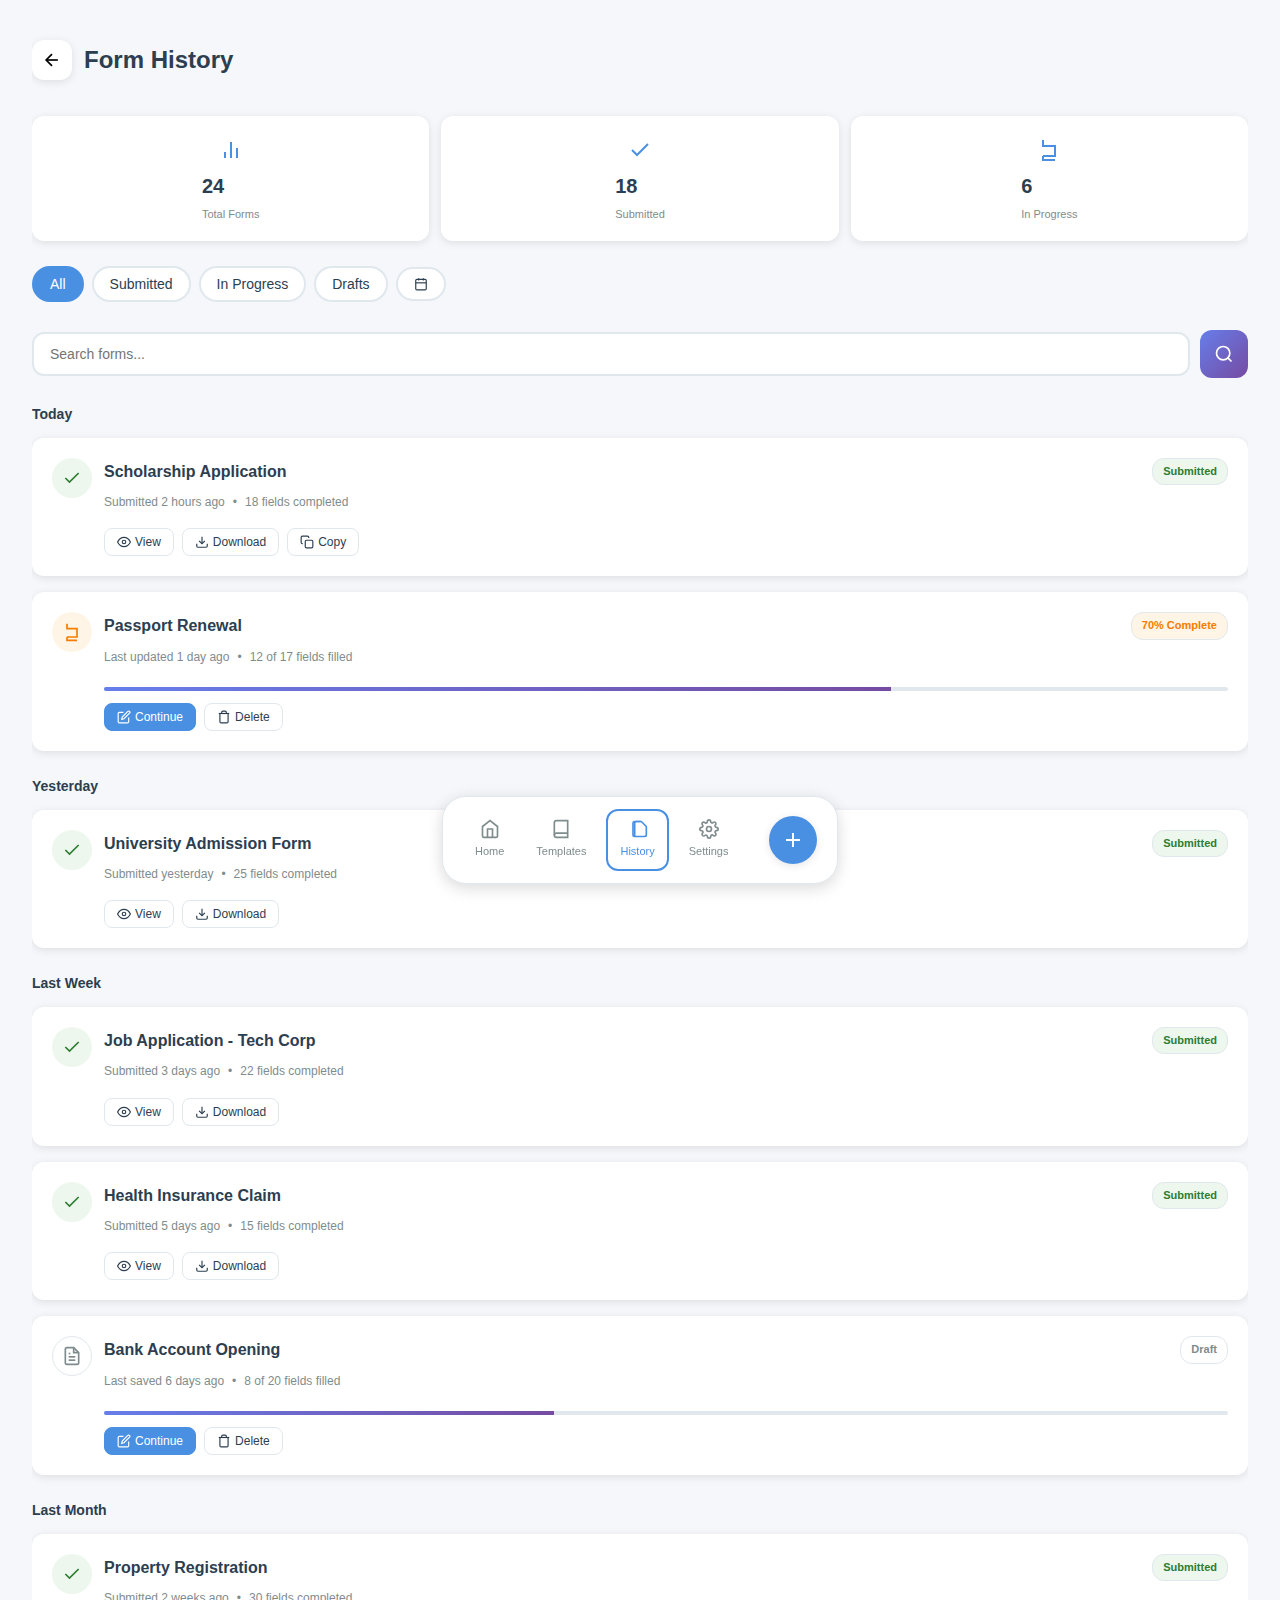
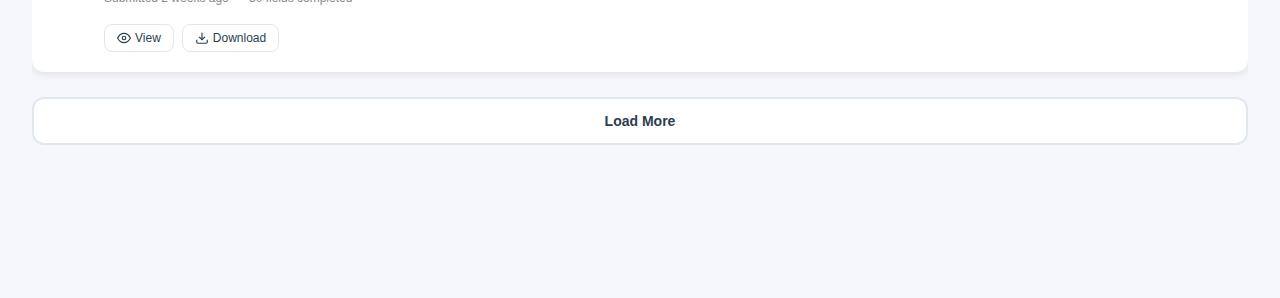
<file: App/history.html>
<!DOCTYPE html>
<html lang="en">
<head>
    <meta charset="UTF-8">
    <meta name="viewport" content="width=device-width, initial-scale=1.0, maximum-scale=1.0, user-scalable=no, viewport-fit=cover">
    <meta name="description" content="Fillora.in - Form History">
    <meta name="theme-color" content="#4A90E2">
    <meta name="apple-mobile-web-app-capable" content="yes">
    <meta name="apple-mobile-web-app-status-bar-style" content="default">
    <meta name="apple-mobile-web-app-title" content="Fillora">
    <title>Fillora.in - History</title>
    <link rel="manifest" href="/manifest.json">
    <link rel="apple-touch-icon" href="/icon-192.png">
    <link rel="stylesheet" href="styles.css">
    <script src="icons.js"></script>
    <script src="app.js"></script>
</head>
<body class="theme-light">
    <div class="screen active" id="history">
        <div class="container">
            <!-- Header -->
            <div class="page-header">
                <button class="back-button icon-container" onclick="navigateTo('dashboard')"><svg class="icon" viewBox="0 0 24 24" fill="none" stroke="currentColor" stroke-width="2"><line x1="19" y1="12" x2="5" y2="12"/><polyline points="12 19 5 12 12 5"/></svg></button>
                <h1>Form History</h1>
            </div>

            <!-- Stats Summary -->
            <div class="history-stats">
                <div class="history-stat-card">
                    <div class="stat-icon icon-container"><svg class="icon" viewBox="0 0 24 24" fill="none" stroke="currentColor" stroke-width="2"><line x1="18" y1="20" x2="18" y2="10"/><line x1="12" y1="20" x2="12" y2="4"/><line x1="6" y1="20" x2="6" y2="14"/></svg></div>
                    <div class="stat-details">
                        <div class="stat-number">24</div>
                        <div class="stat-text">Total Forms</div>
                    </div>
                </div>
                <div class="history-stat-card">
                    <div class="stat-icon icon-container"><svg class="icon" viewBox="0 0 24 24" fill="none" stroke="currentColor" stroke-width="2"><polyline points="20 6 9 17 4 12"/></svg></div>
                    <div class="stat-details">
                        <div class="stat-number">18</div>
                        <div class="stat-text">Submitted</div>
                    </div>
                </div>
                <div class="history-stat-card">
                    <div class="stat-icon icon-container"><svg class="icon" viewBox="0 0 24 24" fill="none" stroke="currentColor" stroke-width="2"><path d="M6 2v6h.01M6 18h12v-6M18 22H6v-4m12-4v-6H6"/></svg></div>
                    <div class="stat-details">
                        <div class="stat-number">6</div>
                        <div class="stat-text">In Progress</div>
                    </div>
                </div>
            </div>

            <!-- Filters -->
            <div class="history-filters">
                <button class="filter-btn active">All</button>
                <button class="filter-btn">Submitted</button>
                <button class="filter-btn">In Progress</button>
                <button class="filter-btn">Drafts</button>
                <button class="filter-btn icon-container"><svg class="icon" viewBox="0 0 24 24" fill="none" stroke="currentColor" stroke-width="2"><rect x="3" y="4" width="18" height="18" rx="2" ry="2"/><line x1="16" y1="2" x2="16" y2="6"/><line x1="8" y1="2" x2="8" y2="6"/><line x1="3" y1="10" x2="21" y2="10"/></svg></button>
            </div>

            <!-- Search -->
            <div class="search-container">
                <input type="text" class="search-input" placeholder="Search forms...">
                <button class="search-button icon-container"><svg class="icon" viewBox="0 0 24 24" fill="none" stroke="currentColor" stroke-width="2"><circle cx="11" cy="11" r="8"/><path d="m21 21-4.35-4.35"/></svg></button>
            </div>

            <!-- Timeline -->
            <div class="history-timeline">
                <div class="timeline-date">Today</div>

                <div class="history-item">
                    <div class="history-icon status-submitted icon-container"><svg class="icon" viewBox="0 0 24 24" fill="none" stroke="currentColor" stroke-width="2"><polyline points="20 6 9 17 4 12"/></svg></div>
                    <div class="history-content">
                        <div class="history-header">
                            <h4>Scholarship Application</h4>
                            <span class="history-status status-submitted">Submitted</span>
                        </div>
                        <div class="history-meta">
                            <span>Submitted 2 hours ago</span>
                            <span>•</span>
                            <span>18 fields completed</span>
                        </div>
                        <div class="history-actions">
                            <button class="action-btn icon-container"><svg class="icon" style="width: 14px; height: 14px; margin-right: 4px;" viewBox="0 0 24 24" fill="none" stroke="currentColor" stroke-width="2"><path d="M1 12s4-8 11-8 11 8 11 8-4 8-11 8-11-8-11-8z"/><circle cx="12" cy="12" r="3"/></svg>View</button>
                            <button class="action-btn icon-container"><svg class="icon" style="width: 14px; height: 14px; margin-right: 4px;" viewBox="0 0 24 24" fill="none" stroke="currentColor" stroke-width="2"><path d="M21 15v4a2 2 0 0 1-2 2H5a2 2 0 0 1-2-2v-4"/><polyline points="7 10 12 15 17 10"/><line x1="12" y1="15" x2="12" y2="3"/></svg>Download</button>
                            <button class="action-btn icon-container"><svg class="icon" style="width: 14px; height: 14px; margin-right: 4px;" viewBox="0 0 24 24" fill="none" stroke="currentColor" stroke-width="2"><rect x="9" y="9" width="13" height="13" rx="2" ry="2"/><path d="M5 15H4a2 2 0 0 1-2-2V4a2 2 0 0 1 2-2h9a2 2 0 0 1 2 2v1"/></svg>Copy</button>
                        </div>
                    </div>
                </div>

                <div class="history-item">
                    <div class="history-icon status-in-progress icon-container"><svg class="icon" viewBox="0 0 24 24" fill="none" stroke="currentColor" stroke-width="2"><path d="M6 2v6h.01M6 18h12v-6M18 22H6v-4m12-4v-6H6"/></svg></div>
                    <div class="history-content">
                        <div class="history-header">
                            <h4>Passport Renewal</h4>
                            <span class="history-status status-in-progress">70% Complete</span>
                        </div>
                        <div class="history-meta">
                            <span>Last updated 1 day ago</span>
                            <span>•</span>
                            <span>12 of 17 fields filled</span>
                        </div>
                        <div class="progress-bar small">
                            <div class="progress-fill" style="width: 70%"></div>
                        </div>
                        <div class="history-actions">
                            <button class="action-btn primary icon-container"><svg class="icon" style="width: 14px; height: 14px; margin-right: 4px;" viewBox="0 0 24 24" fill="none" stroke="currentColor" stroke-width="2"><path d="M11 4H4a2 2 0 0 0-2 2v14a2 2 0 0 0 2 2h14a2 2 0 0 0 2-2v-7"/><path d="M18.5 2.5a2.121 2.121 0 0 1 3 3L12 15l-4 1 1-4 9.5-9.5z"/></svg>Continue</button>
                            <button class="action-btn icon-container"><svg class="icon" style="width: 14px; height: 14px; margin-right: 4px;" viewBox="0 0 24 24" fill="none" stroke="currentColor" stroke-width="2"><polyline points="3 6 5 6 21 6"/><path d="M19 6v14a2 2 0 0 1-2 2H7a2 2 0 0 1-2-2V6m3 0V4a2 2 0 0 1 2-2h4a2 2 0 0 1 2 2v2"/></svg>Delete</button>
                        </div>
                    </div>
                </div>

                <div class="timeline-date">Yesterday</div>

                <div class="history-item">
                    <div class="history-icon status-submitted icon-container"><svg class="icon" viewBox="0 0 24 24" fill="none" stroke="currentColor" stroke-width="2"><polyline points="20 6 9 17 4 12"/></svg></div>
                    <div class="history-content">
                        <div class="history-header">
                            <h4>University Admission Form</h4>
                            <span class="history-status status-submitted">Submitted</span>
                        </div>
                        <div class="history-meta">
                            <span>Submitted yesterday</span>
                            <span>•</span>
                            <span>25 fields completed</span>
                        </div>
                        <div class="history-actions">
                            <button class="action-btn icon-container"><svg class="icon" style="width: 14px; height: 14px; margin-right: 4px;" viewBox="0 0 24 24" fill="none" stroke="currentColor" stroke-width="2"><path d="M1 12s4-8 11-8 11 8 11 8-4 8-11 8-11-8-11-8z"/><circle cx="12" cy="12" r="3"/></svg>View</button>
                            <button class="action-btn icon-container"><svg class="icon" style="width: 14px; height: 14px; margin-right: 4px;" viewBox="0 0 24 24" fill="none" stroke="currentColor" stroke-width="2"><path d="M21 15v4a2 2 0 0 1-2 2H5a2 2 0 0 1-2-2v-4"/><polyline points="7 10 12 15 17 10"/><line x1="12" y1="15" x2="12" y2="3"/></svg>Download</button>
                        </div>
                    </div>
                </div>

                <div class="timeline-date">Last Week</div>

                <div class="history-item">
                    <div class="history-icon status-submitted icon-container"><svg class="icon" viewBox="0 0 24 24" fill="none" stroke="currentColor" stroke-width="2"><polyline points="20 6 9 17 4 12"/></svg></div>
                    <div class="history-content">
                        <div class="history-header">
                            <h4>Job Application - Tech Corp</h4>
                            <span class="history-status status-submitted">Submitted</span>
                        </div>
                        <div class="history-meta">
                            <span>Submitted 3 days ago</span>
                            <span>•</span>
                            <span>22 fields completed</span>
                        </div>
                        <div class="history-actions">
                            <button class="action-btn icon-container"><svg class="icon" style="width: 14px; height: 14px; margin-right: 4px;" viewBox="0 0 24 24" fill="none" stroke="currentColor" stroke-width="2"><path d="M1 12s4-8 11-8 11 8 11 8-4 8-11 8-11-8-11-8z"/><circle cx="12" cy="12" r="3"/></svg>View</button>
                            <button class="action-btn icon-container"><svg class="icon" style="width: 14px; height: 14px; margin-right: 4px;" viewBox="0 0 24 24" fill="none" stroke="currentColor" stroke-width="2"><path d="M21 15v4a2 2 0 0 1-2 2H5a2 2 0 0 1-2-2v-4"/><polyline points="7 10 12 15 17 10"/><line x1="12" y1="15" x2="12" y2="3"/></svg>Download</button>
                        </div>
                    </div>
                </div>

                <div class="history-item">
                    <div class="history-icon status-submitted icon-container"><svg class="icon" viewBox="0 0 24 24" fill="none" stroke="currentColor" stroke-width="2"><polyline points="20 6 9 17 4 12"/></svg></div>
                    <div class="history-content">
                        <div class="history-header">
                            <h4>Health Insurance Claim</h4>
                            <span class="history-status status-submitted">Submitted</span>
                        </div>
                        <div class="history-meta">
                            <span>Submitted 5 days ago</span>
                            <span>•</span>
                            <span>15 fields completed</span>
                        </div>
                        <div class="history-actions">
                            <button class="action-btn icon-container"><svg class="icon" style="width: 14px; height: 14px; margin-right: 4px;" viewBox="0 0 24 24" fill="none" stroke="currentColor" stroke-width="2"><path d="M1 12s4-8 11-8 11 8 11 8-4 8-11 8-11-8-11-8z"/><circle cx="12" cy="12" r="3"/></svg>View</button>
                            <button class="action-btn icon-container"><svg class="icon" style="width: 14px; height: 14px; margin-right: 4px;" viewBox="0 0 24 24" fill="none" stroke="currentColor" stroke-width="2"><path d="M21 15v4a2 2 0 0 1-2 2H5a2 2 0 0 1-2-2v-4"/><polyline points="7 10 12 15 17 10"/><line x1="12" y1="15" x2="12" y2="3"/></svg>Download</button>
                        </div>
                    </div>
                </div>

                <div class="history-item">
                    <div class="history-icon status-draft icon-container"><svg class="icon" viewBox="0 0 24 24" fill="none" stroke="currentColor" stroke-width="2"><path d="M14 2H6a2 2 0 0 0-2 2v16a2 2 0 0 0 2 2h12a2 2 0 0 0 2-2V8z"/><polyline points="14 2 14 8 20 8"/><line x1="16" y1="13" x2="8" y2="13"/><line x1="16" y1="17" x2="8" y2="17"/><polyline points="10 9 9 9 8 9"/></svg></div>
                    <div class="history-content">
                        <div class="history-header">
                            <h4>Bank Account Opening</h4>
                            <span class="history-status status-draft">Draft</span>
                        </div>
                        <div class="history-meta">
                            <span>Last saved 6 days ago</span>
                            <span>•</span>
                            <span>8 of 20 fields filled</span>
                        </div>
                        <div class="progress-bar small">
                            <div class="progress-fill" style="width: 40%"></div>
                        </div>
                        <div class="history-actions">
                            <button class="action-btn primary icon-container"><svg class="icon" style="width: 14px; height: 14px; margin-right: 4px;" viewBox="0 0 24 24" fill="none" stroke="currentColor" stroke-width="2"><path d="M11 4H4a2 2 0 0 0-2 2v14a2 2 0 0 0 2 2h14a2 2 0 0 0 2-2v-7"/><path d="M18.5 2.5a2.121 2.121 0 0 1 3 3L12 15l-4 1 1-4 9.5-9.5z"/></svg>Continue</button>
                            <button class="action-btn icon-container"><svg class="icon" style="width: 14px; height: 14px; margin-right: 4px;" viewBox="0 0 24 24" fill="none" stroke="currentColor" stroke-width="2"><polyline points="3 6 5 6 21 6"/><path d="M19 6v14a2 2 0 0 1-2 2H7a2 2 0 0 1-2-2V6m3 0V4a2 2 0 0 1 2-2h4a2 2 0 0 1 2 2v2"/></svg>Delete</button>
                        </div>
                    </div>
                </div>

                <div class="timeline-date">Last Month</div>

                <div class="history-item">
                    <div class="history-icon status-submitted icon-container"><svg class="icon" viewBox="0 0 24 24" fill="none" stroke="currentColor" stroke-width="2"><polyline points="20 6 9 17 4 12"/></svg></div>
                    <div class="history-content">
                        <div class="history-header">
                            <h4>Property Registration</h4>
                            <span class="history-status status-submitted">Submitted</span>
                        </div>
                        <div class="history-meta">
                            <span>Submitted 2 weeks ago</span>
                            <span>•</span>
                            <span>30 fields completed</span>
                        </div>
                        <div class="history-actions">
                            <button class="action-btn icon-container"><svg class="icon" style="width: 14px; height: 14px; margin-right: 4px;" viewBox="0 0 24 24" fill="none" stroke="currentColor" stroke-width="2"><path d="M1 12s4-8 11-8 11 8 11 8-4 8-11 8-11-8-11-8z"/><circle cx="12" cy="12" r="3"/></svg>View</button>
                            <button class="action-btn icon-container"><svg class="icon" style="width: 14px; height: 14px; margin-right: 4px;" viewBox="0 0 24 24" fill="none" stroke="currentColor" stroke-width="2"><path d="M21 15v4a2 2 0 0 1-2 2H5a2 2 0 0 1-2-2v-4"/><polyline points="7 10 12 15 17 10"/><line x1="12" y1="15" x2="12" y2="3"/></svg>Download</button>
                        </div>
                    </div>
                </div>
            </div>

            <!-- Load More -->
            <button class="load-more-btn">Load More</button>

            <!-- Bottom Navigation -->
            <nav class="bottom-nav">
                <a href="index.html" class="nav-item">
                    <span class="nav-icon icon-container"><svg class="icon" viewBox="0 0 24 24" fill="none" stroke="currentColor" stroke-width="2"><path d="M3 9l9-7 9 7v11a2 2 0 0 1-2 2H5a2 2 0 0 1-2-2z"/><polyline points="9 22 9 12 15 12 15 22"/></svg></span>
                    <span class="nav-label">Home</span>
                </a>
                <a href="templates.html" class="nav-item">
                    <span class="nav-icon icon-container"><svg class="icon" viewBox="0 0 24 24" fill="none" stroke="currentColor" stroke-width="2"><path d="M4 19.5A2.5 2.5 0 0 1 6.5 17H20"/><path d="M6.5 2H20v20H6.5A2.5 2.5 0 0 1 4 19.5v-15A2.5 2.5 0 0 1 6.5 2z"/></svg></span>
                    <span class="nav-label">Templates</span>
                </a>
                <a href="history.html" class="nav-item active">
                    <span class="nav-icon icon-container"><svg class="icon" viewBox="0 0 24 24" fill="none" stroke="currentColor" stroke-width="2"><path d="M8 21h12a2 2 0 0 0 2-2V9.414a1 1 0 0 0-.293-.707l-5.414-5.414A1 1 0 0 0 15.586 3H8a2 2 0 0 0-2 2v14a2 2 0 0 0 2 2z"/><path d="M8 21V5a2 2 0 0 1 2-2h5.5"/></svg></span>
                    <span class="nav-label">History</span>
                </a>
                <a href="settings.html" class="nav-item">
                    <span class="nav-icon icon-container"><svg class="icon" viewBox="0 0 24 24" fill="none" stroke="currentColor" stroke-width="2"><circle cx="12" cy="12" r="3"/><path d="M19.4 15a1.65 1.65 0 0 0 .33 1.82l.06.06a2 2 0 0 1 0 2.83 2 2 0 0 1-2.83 0l-.06-.06a1.65 1.65 0 0 0-1.82-.33 1.65 1.65 0 0 0-1 1.51V21a2 2 0 0 1-2 2 2 2 0 0 1-2-2v-.09A1.65 1.65 0 0 0 9 19.4a1.65 1.65 0 0 0-1.82.33l-.06.06a2 2 0 0 1-2.83 0 2 2 0 0 1 0-2.83l.06-.06a1.65 1.65 0 0 0 .33-1.82 1.65 1.65 0 0 0-1.51-1H3a2 2 0 0 1-2-2 2 2 0 0 1 2-2h.09A1.65 1.65 0 0 0 4.6 9a1.65 1.65 0 0 0-.33-1.82l-.06-.06a2 2 0 0 1 0-2.83 2 2 0 0 1 2.83 0l.06.06a1.65 1.65 0 0 0 1.82.33H9a1.65 1.65 0 0 0 1-1.51V3a2 2 0 0 1 2-2 2 2 0 0 1 2 2v.09a1.65 1.65 0 0 0 1 1.51 1.65 1.65 0 0 0 1.82-.33l.06-.06a2 2 0 0 1 2.83 0 2 2 0 0 1 0 2.83l-.06.06a1.65 1.65 0 0 0-.33 1.82V9a1.65 1.65 0 0 0 1.51 1H21a2 2 0 0 1 2 2 2 2 0 0 1-2 2h-.09a1.65 1.65 0 0 0-1.51 1z"/></svg></span>
                    <span class="nav-label">Settings</span>
                </a>
                <button class="fab icon-container" onclick="window.location.href='form-selection.html'">
                    <svg class="icon" viewBox="0 0 24 24" fill="none" stroke="currentColor" stroke-width="2"><line x1="12" y1="5" x2="12" y2="19"/><line x1="5" y1="12" x2="19" y2="12"/></svg>
                </button>
            </nav>
        </div>
    </div>

    <script src="auth.js"></script>
    <script src="script.js"></script>
</body>
</html>
</file>
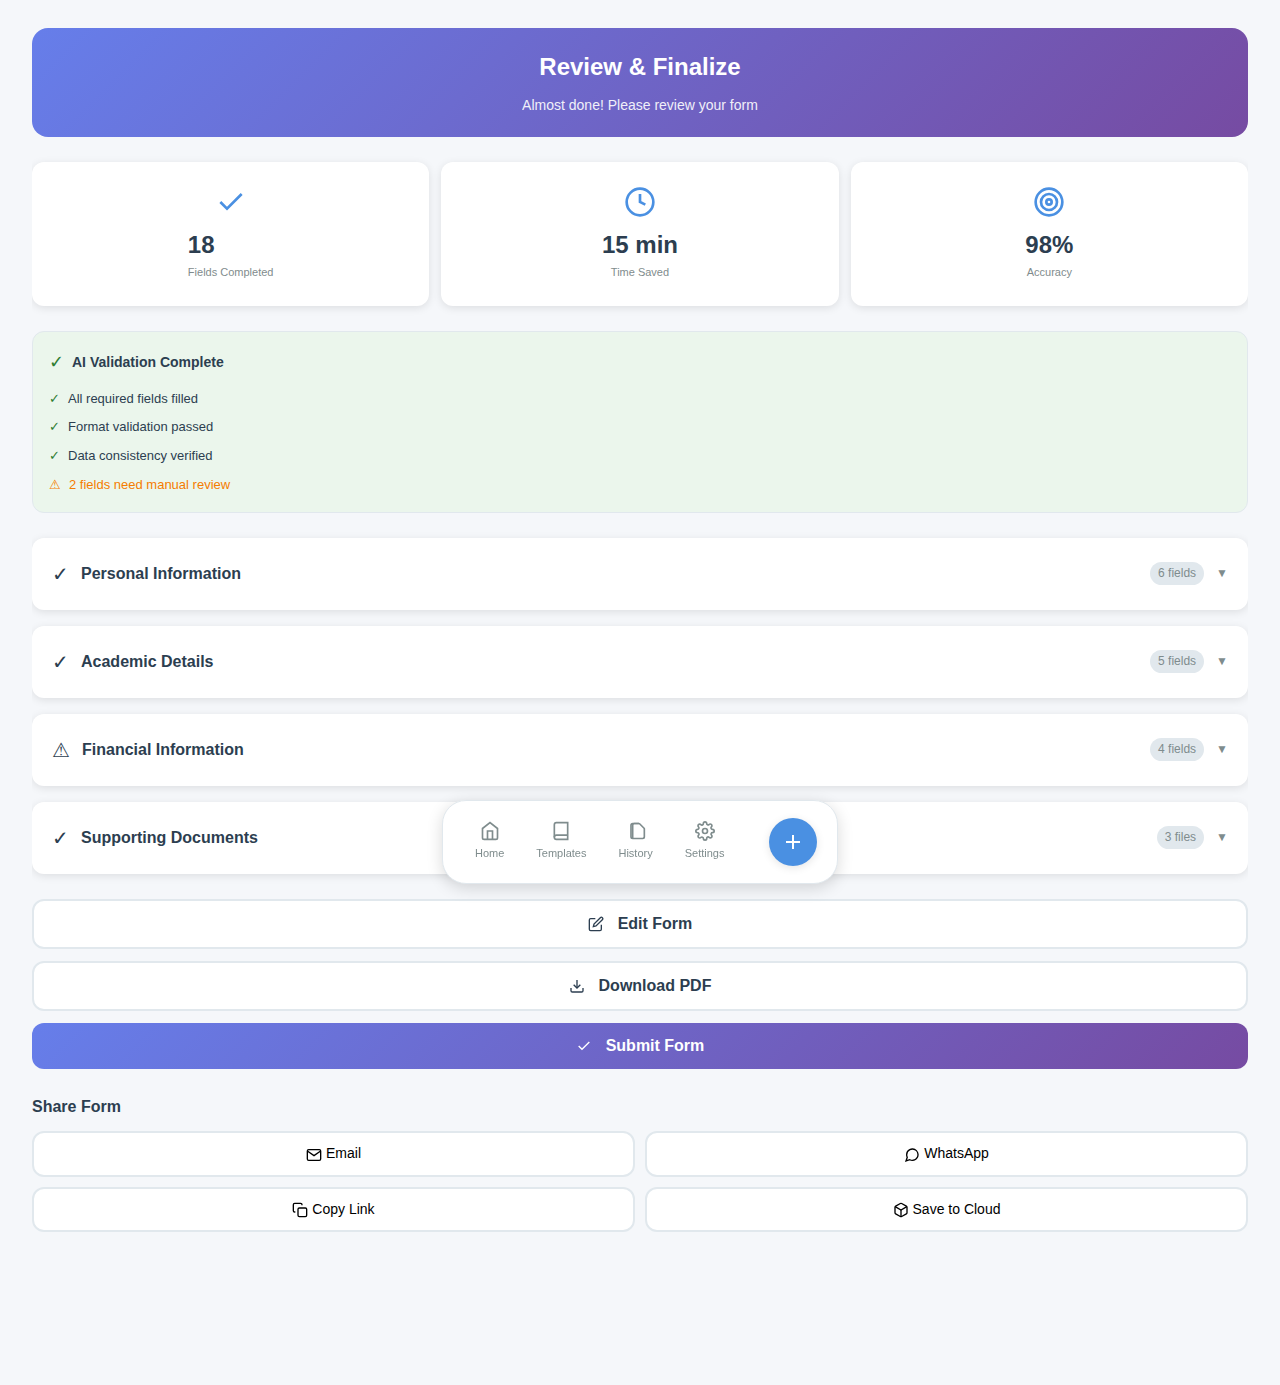
<file: App/review.html>
<!DOCTYPE html>
<html lang="en">
<head>
    <meta charset="UTF-8">
    <meta name="viewport" content="width=device-width, initial-scale=1.0, maximum-scale=1.0, user-scalable=no, viewport-fit=cover">
    <meta name="description" content="Fillora.in - Review & Finalize">
    <meta name="theme-color" content="#4A90E2">
    <meta name="apple-mobile-web-app-capable" content="yes">
    <meta name="apple-mobile-web-app-status-bar-style" content="default">
    <meta name="apple-mobile-web-app-title" content="Fillora">
    <title>Fillora.in - Review & Finalize</title>
    <link rel="manifest" href="/manifest.json">
    <link rel="apple-touch-icon" href="/icon-192.png">
    <link rel="stylesheet" href="styles.css">
    <script src="icons.js"></script>
    <script src="app.js"></script>
</head>
<body class="theme-light">
    <div class="screen active" id="review">
        <div class="container">
            <!-- Header -->
            <div class="review-header">
                <h1>Review & Finalize</h1>
                <p>Almost done! Please review your form</p>
            </div>

            <!-- Completion Stats -->
            <div class="completion-stats">
                <div class="stat-item-large">
                    <div class="stat-icon-large icon-container"><svg class="icon" viewBox="0 0 24 24" fill="none" stroke="currentColor" stroke-width="2"><polyline points="20 6 9 17 4 12"/></svg></div>
                    <div class="stat-info-large">
                        <div class="stat-value-large">18</div>
                        <div class="stat-text-large">Fields Completed</div>
                    </div>
                </div>
                <div class="stat-item-large">
                    <div class="stat-icon-large icon-container"><svg class="icon" viewBox="0 0 24 24" fill="none" stroke="currentColor" stroke-width="2"><circle cx="12" cy="12" r="10"/><polyline points="12 6 12 12 16 14"/></svg></div>
                    <div class="stat-info-large">
                        <div class="stat-value-large">15 min</div>
                        <div class="stat-text-large">Time Saved</div>
                    </div>
                </div>
                <div class="stat-item-large">
                    <div class="stat-icon-large icon-container"><svg class="icon" viewBox="0 0 24 24" fill="none" stroke="currentColor" stroke-width="2"><circle cx="12" cy="12" r="10"/><circle cx="12" cy="12" r="6"/><circle cx="12" cy="12" r="2"/></svg></div>
                    <div class="stat-info-large">
                        <div class="stat-value-large">98%</div>
                        <div class="stat-text-large">Accuracy</div>
                    </div>
                </div>
            </div>

            <!-- AI Validation Summary -->
            <div class="validation-card">
                <div class="validation-header">
                    <span class="validation-icon">✓</span>
                    <span><strong>AI Validation Complete</strong></span>
                </div>
                <div class="validation-details">
                    <div class="validation-item">
                        <span class="check-icon">✓</span>
                        <span>All required fields filled</span>
                    </div>
                    <div class="validation-item">
                        <span class="check-icon">✓</span>
                        <span>Format validation passed</span>
                    </div>
                    <div class="validation-item">
                        <span class="check-icon">✓</span>
                        <span>Data consistency verified</span>
                    </div>
                    <div class="validation-item warning">
                        <span class="warning-icon">⚠</span>
                        <span>2 fields need manual review</span>
                    </div>
                </div>
            </div>

            <!-- Form Sections Accordion -->
            <div class="form-sections">
                <div class="section-accordion">
                    <div class="accordion-header">
                        <div class="section-info">
                            <span class="section-icon">✓</span>
                            <span class="section-title">Personal Information</span>
                            <span class="section-count">6 fields</span>
                        </div>
                        <span class="accordion-arrow">▼</span>
                    </div>
                    <div class="accordion-content">
                        <div class="review-field">
                            <label>Full Name</label>
                            <div class="field-value verified">
                                <span>Rajesh Kumar Sharma</span>
                                <span class="verify-badge">✓ Verified</span>
                            </div>
                        </div>
                        <div class="review-field">
                            <label>Date of Birth</label>
                            <div class="field-value verified">
                                <span>15/03/1990</span>
                                <span class="verify-badge">✓ Verified</span>
                            </div>
                        </div>
                        <div class="review-field">
                            <label>Father's Name</label>
                            <div class="field-value verified">
                                <span>Rajesh Kumar Sharma</span>
                                <span class="verify-badge">✓ Verified</span>
                            </div>
                        </div>
                        <div class="review-field">
                            <label>Mother's Name</label>
                            <div class="field-value">
                                <span>Priya Sharma</span>
                            </div>
                        </div>
                    </div>
                </div>

                <div class="section-accordion">
                    <div class="accordion-header">
                        <div class="section-info">
                            <span class="section-icon">✓</span>
                            <span class="section-title">Academic Details</span>
                            <span class="section-count">5 fields</span>
                        </div>
                        <span class="accordion-arrow">▼</span>
                    </div>
                    <div class="accordion-content">
                        <div class="review-field">
                            <label>10th Percentage</label>
                            <div class="field-value verified">
                                <span>92.5%</span>
                                <span class="verify-badge">✓ Verified</span>
                            </div>
                        </div>
                        <div class="review-field">
                            <label>12th Percentage</label>
                            <div class="field-value verified">
                                <span>88.3%</span>
                                <span class="verify-badge">✓ Verified</span>
                            </div>
                        </div>
                    </div>
                </div>

                <div class="section-accordion">
                    <div class="accordion-header">
                        <div class="section-info">
                            <span class="section-icon warning">⚠</span>
                            <span class="section-title">Financial Information</span>
                            <span class="section-count">4 fields</span>
                        </div>
                        <span class="accordion-arrow">▼</span>
                    </div>
                    <div class="accordion-content">
                        <div class="review-field">
                            <label>Annual Income</label>
                            <div class="field-value warning">
                                <span>₹ 5,50,000</span>
                                <span class="warning-badge">⚠ Review</span>
                            </div>
                            <div class="field-note">Please verify this matches your income certificate</div>
                        </div>
                    </div>
                </div>

                <div class="section-accordion">
                    <div class="accordion-header">
                        <div class="section-info">
                            <span class="section-icon">✓</span>
                            <span class="section-title">Supporting Documents</span>
                            <span class="section-count">3 files</span>
                        </div>
                        <span class="accordion-arrow">▼</span>
                    </div>
                    <div class="accordion-content">
                        <div class="review-field">
                            <label>Uploaded Documents</label>
                            <div class="document-list">
                                <div class="doc-item-review">
                                    <span class="icon-container"><svg class="icon" style="width: 16px; height: 16px;" viewBox="0 0 24 24" fill="none" stroke="currentColor" stroke-width="2"><rect x="3" y="4" width="18" height="16" rx="2"/><line x1="7" y1="8" x2="17" y2="8"/><line x1="7" y1="12" x2="17" y2="12"/><line x1="7" y1="16" x2="12" y2="16"/></svg></span>
                                    <span>Aadhar Card.pdf</span>
                                    <span class="status-badge">✓ Attached</span>
                                </div>
                                <div class="doc-item-review">
                                    <span class="icon-container"><svg class="icon" style="width: 16px; height: 16px;" viewBox="0 0 24 24" fill="none" stroke="currentColor" stroke-width="2"><path d="M8 21h12a2 2 0 0 0 2-2V9.414a1 1 0 0 0-.293-.707l-5.414-5.414A1 1 0 0 0 15.586 3H8a2 2 0 0 0-2 2v14a2 2 0 0 0 2 2z"/><path d="M8 21V5a2 2 0 0 1 2-2h5.5"/></svg></span>
                                    <span>10th_Marksheet.pdf</span>
                                    <span class="status-badge">✓ Attached</span>
                                </div>
                                <div class="doc-item-review">
                                    <span class="icon-container"><svg class="icon" style="width: 16px; height: 16px;" viewBox="0 0 24 24" fill="none" stroke="currentColor" stroke-width="2"><circle cx="12" cy="12" r="10"/><path d="M12 6v6l4 2"/></svg></span>
                                    <span>Income_Certificate.pdf</span>
                                    <span class="status-badge">✓ Attached</span>
                                </div>
                            </div>
                        </div>
                    </div>
                </div>
            </div>

            <!-- Action Buttons -->
            <div class="review-actions">
                <button class="action-button secondary" onclick="window.location.href='conversational-form.html'">
                    <svg class="icon" style="width: 16px; height: 16px; display: inline; margin-right: 6px; vertical-align: middle;" viewBox="0 0 24 24" fill="none" stroke="currentColor" stroke-width="2"><path d="M11 4H4a2 2 0 0 0-2 2v14a2 2 0 0 0 2 2h14a2 2 0 0 0 2-2v-7"/><path d="M18.5 2.5a2.121 2.121 0 0 1 3 3L12 15l-4 1 1-4 9.5-9.5z"/></svg>Edit Form
                </button>
                <button class="action-button secondary">
                    <svg class="icon" style="width: 16px; height: 16px; display: inline; margin-right: 6px; vertical-align: middle;" viewBox="0 0 24 24" fill="none" stroke="currentColor" stroke-width="2"><path d="M21 15v4a2 2 0 0 1-2 2H5a2 2 0 0 1-2-2v-4"/><polyline points="7 10 12 15 17 10"/><line x1="12" y1="15" x2="12" y2="3"/></svg>Download PDF
                </button>
                <button class="action-button primary">
                    <svg class="icon" style="width: 16px; height: 16px; display: inline; margin-right: 6px; vertical-align: middle;" viewBox="0 0 24 24" fill="none" stroke="currentColor" stroke-width="2"><polyline points="20 6 9 17 4 12"/></svg>Submit Form
                </button>
            </div>

            <!-- Share Options -->
            <div class="share-section">
                <h4>Share Form</h4>
                <div class="share-buttons">
                    <button class="share-btn"><svg class="icon" style="width: 16px; height: 16px; display: inline; margin-right: 4px; vertical-align: middle;" viewBox="0 0 24 24" fill="none" stroke="currentColor" stroke-width="2"><path d="M4 4h16c1.1 0 2 .9 2 2v12c0 1.1-.9 2-2 2H4c-1.1 0-2-.9-2-2V6c0-1.1.9-2 2-2z"/><polyline points="22,6 12,13 2,6"/></svg>Email</button>
                    <button class="share-btn"><svg class="icon" style="width: 16px; height: 16px; display: inline; margin-right: 4px; vertical-align: middle;" viewBox="0 0 24 24" fill="none" stroke="currentColor" stroke-width="2"><path d="M21 11.5a8.38 8.38 0 0 1-.9 3.8 8.5 8.5 0 0 1-7.6 4.7 8.38 8.38 0 0 1-3.8-.9L3 21l1.9-5.7a8.38 8.38 0 0 1-.9-3.8 8.5 8.5 0 0 1 4.7-7.6 8.38 8.38 0 0 1 3.8-.9h.5a8.48 8.48 0 0 1 8 8v.5z"/></svg>WhatsApp</button>
                    <button class="share-btn"><svg class="icon" style="width: 16px; height: 16px; display: inline; margin-right: 4px; vertical-align: middle;" viewBox="0 0 24 24" fill="none" stroke="currentColor" stroke-width="2"><rect x="9" y="9" width="13" height="13" rx="2" ry="2"/><path d="M5 15H4a2 2 0 0 1-2-2V4a2 2 0 0 1 2-2h9a2 2 0 0 1 2 2v1"/></svg>Copy Link</button>
                    <button class="share-btn"><svg class="icon" style="width: 16px; height: 16px; display: inline; margin-right: 4px; vertical-align: middle;" viewBox="0 0 24 24" fill="none" stroke="currentColor" stroke-width="2"><path d="M21 16V8a2 2 0 0 0-1-1.73l-7-4a2 2 0 0 0-2 0l-7 4A2 2 0 0 0 3 8v8a2 2 0 0 0 1 1.73l7 4a2 2 0 0 0 2 0l7-4A2 2 0 0 0 21 16z"/><polyline points="3.27 6.96 12 12.01 20.73 6.96"/><line x1="12" y1="22.08" x2="12" y2="12"/></svg>Save to Cloud</button>
                </div>
            </div>

            <!-- Bottom Navigation -->
            <nav class="bottom-nav">
                <a href="index.html" class="nav-item">
                    <span class="nav-icon icon-container"><svg class="icon" viewBox="0 0 24 24" fill="none" stroke="currentColor" stroke-width="2"><path d="M3 9l9-7 9 7v11a2 2 0 0 1-2 2H5a2 2 0 0 1-2-2z"/><polyline points="9 22 9 12 15 12 15 22"/></svg></span>
                    <span class="nav-label">Home</span>
                </a>
                <a href="templates.html" class="nav-item">
                    <span class="nav-icon icon-container"><svg class="icon" viewBox="0 0 24 24" fill="none" stroke="currentColor" stroke-width="2"><path d="M4 19.5A2.5 2.5 0 0 1 6.5 17H20"/><path d="M6.5 2H20v20H6.5A2.5 2.5 0 0 1 4 19.5v-15A2.5 2.5 0 0 1 6.5 2z"/></svg></span>
                    <span class="nav-label">Templates</span>
                </a>
                <a href="history.html" class="nav-item">
                    <span class="nav-icon icon-container"><svg class="icon" viewBox="0 0 24 24" fill="none" stroke="currentColor" stroke-width="2"><path d="M8 21h12a2 2 0 0 0 2-2V9.414a1 1 0 0 0-.293-.707l-5.414-5.414A1 1 0 0 0 15.586 3H8a2 2 0 0 0-2 2v14a2 2 0 0 0 2 2z"/><path d="M8 21V5a2 2 0 0 1 2-2h5.5"/></svg></span>
                    <span class="nav-label">History</span>
                </a>
                <a href="settings.html" class="nav-item">
                    <span class="nav-icon icon-container"><svg class="icon" viewBox="0 0 24 24" fill="none" stroke="currentColor" stroke-width="2"><circle cx="12" cy="12" r="3"/><path d="M19.4 15a1.65 1.65 0 0 0 .33 1.82l.06.06a2 2 0 0 1 0 2.83 2 2 0 0 1-2.83 0l-.06-.06a1.65 1.65 0 0 0-1.82-.33 1.65 1.65 0 0 0-1 1.51V21a2 2 0 0 1-2 2 2 2 0 0 1-2-2v-.09A1.65 1.65 0 0 0 9 19.4a1.65 1.65 0 0 0-1.82.33l-.06.06a2 2 0 0 1-2.83 0 2 2 0 0 1 0-2.83l.06-.06a1.65 1.65 0 0 0 .33-1.82 1.65 1.65 0 0 0-1.51-1H3a2 2 0 0 1-2-2 2 2 0 0 1 2-2h.09A1.65 1.65 0 0 0 4.6 9a1.65 1.65 0 0 0-.33-1.82l-.06-.06a2 2 0 0 1 0-2.83 2 2 0 0 1 2.83 0l.06.06a1.65 1.65 0 0 0 1.82.33H9a1.65 1.65 0 0 0 1-1.51V3a2 2 0 0 1 2-2 2 2 0 0 1 2 2v.09a1.65 1.65 0 0 0 1 1.51 1.65 1.65 0 0 0 1.82-.33l.06-.06a2 2 0 0 1 2.83 0 2 2 0 0 1 0 2.83l-.06.06a1.65 1.65 0 0 0-.33 1.82V9a1.65 1.65 0 0 0 1.51 1H21a2 2 0 0 1 2 2 2 2 0 0 1-2 2h-.09a1.65 1.65 0 0 0-1.51 1z"/></svg></span>
                    <span class="nav-label">Settings</span>
                </a>
                <button class="fab icon-container" onclick="window.location.href='form-selection.html'">
                    <svg class="icon" viewBox="0 0 24 24" fill="none" stroke="currentColor" stroke-width="2"><line x1="12" y1="5" x2="12" y2="19"/><line x1="5" y1="12" x2="19" y2="12"/></svg>
                </button>
            </nav>
        </div>
    </div>

    <script src="auth.js"></script>
    <script src="script.js"></script>
</body>
</html>
</file>
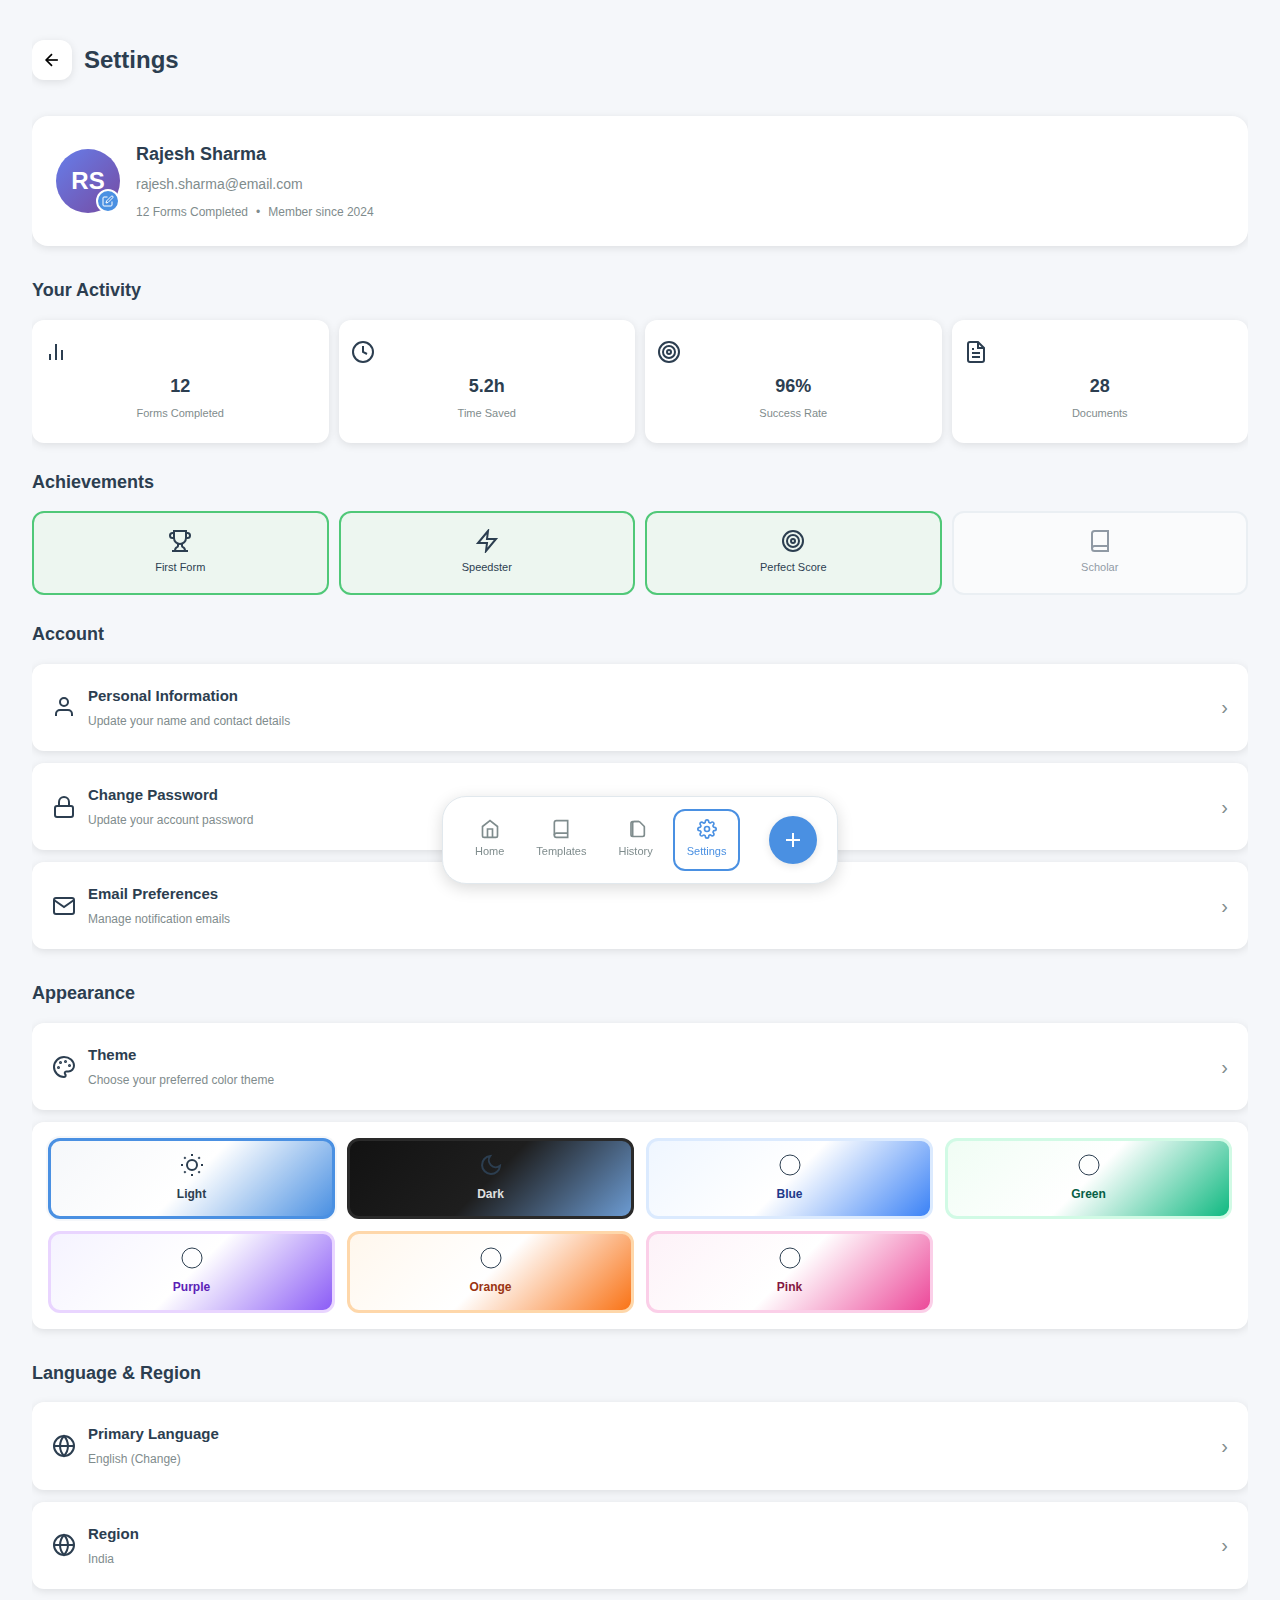
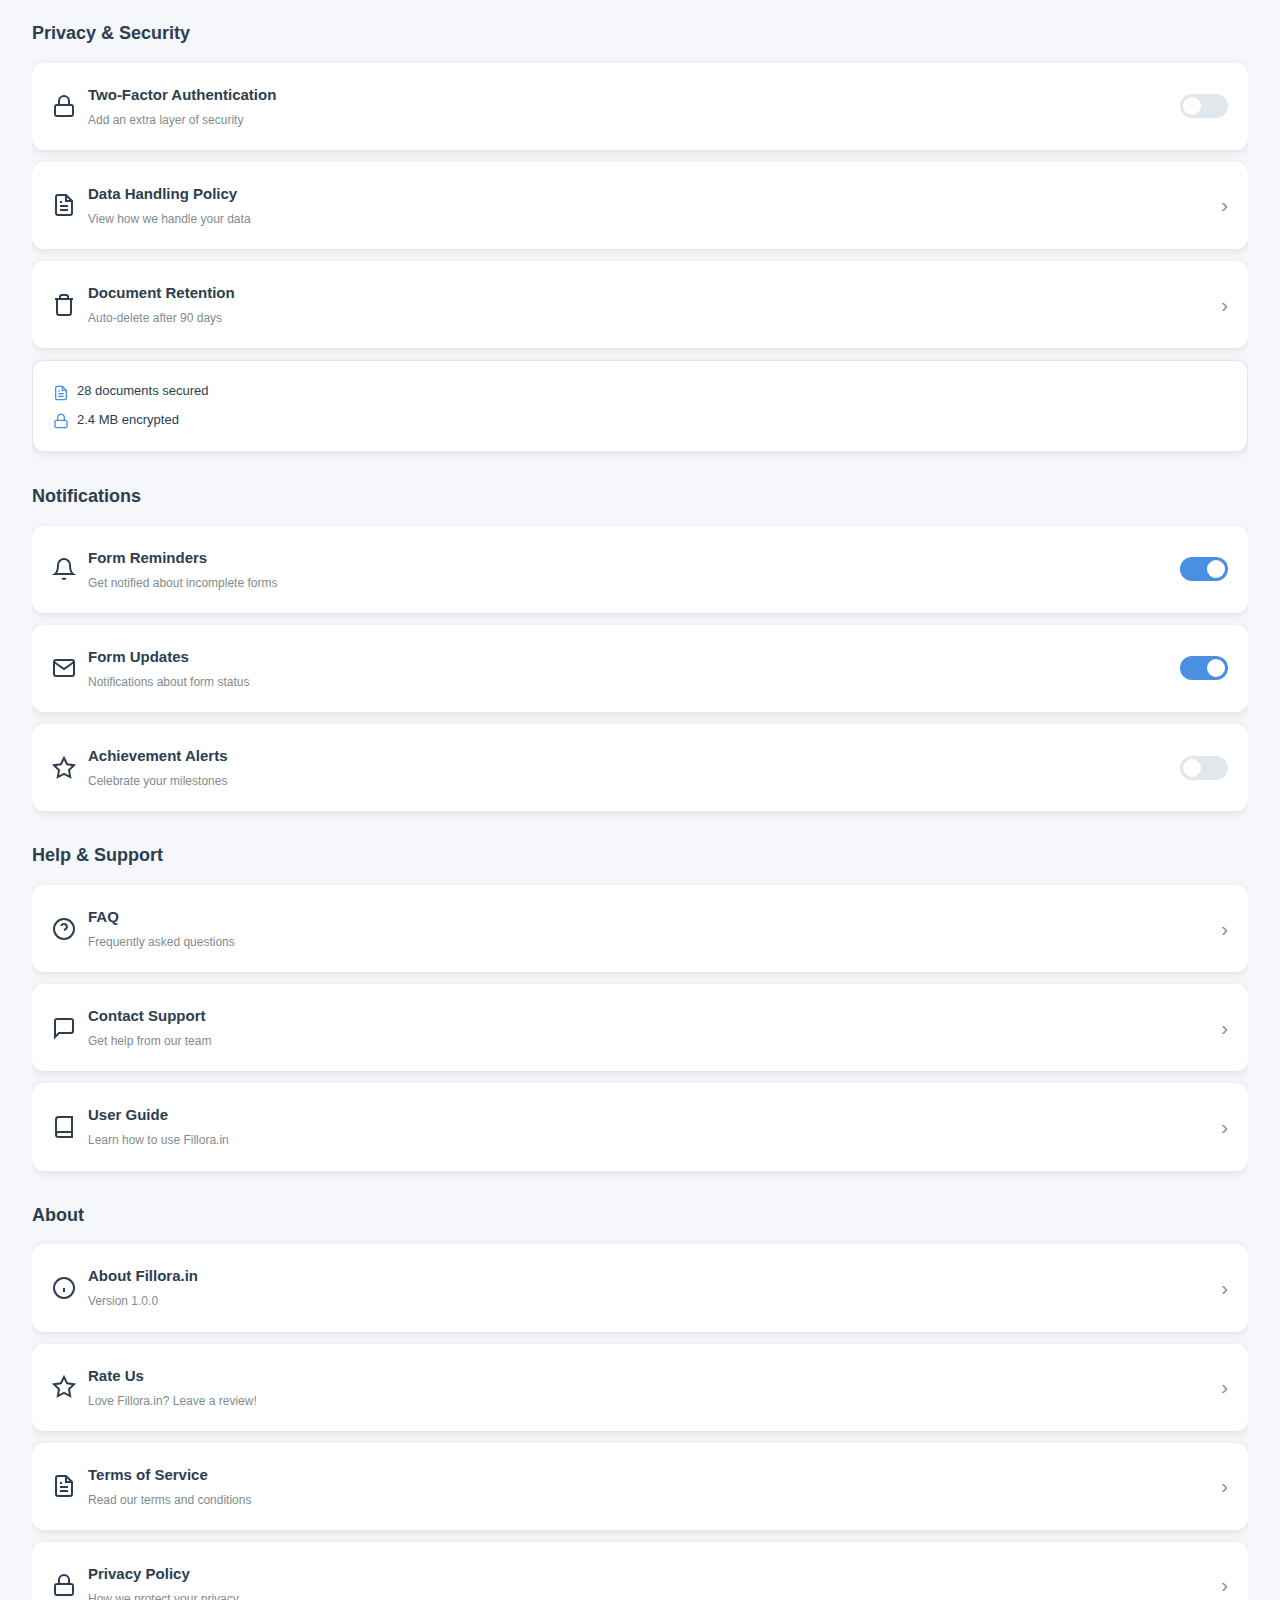
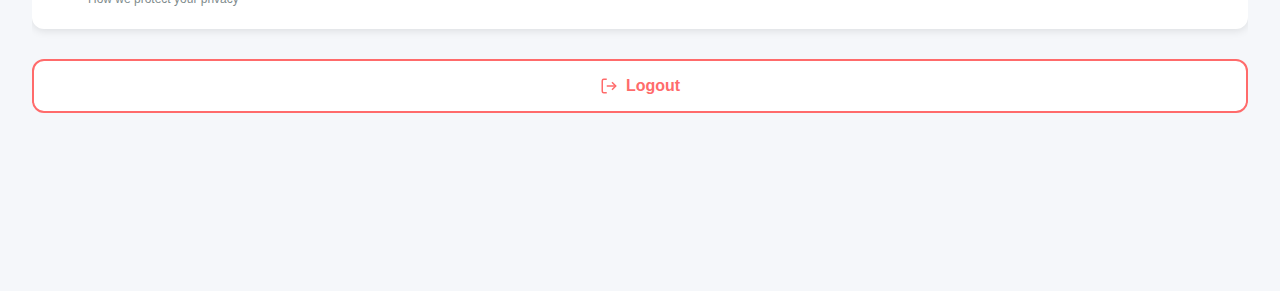
<file: App/settings.html>
<!DOCTYPE html>
<html lang="en">
<head>
    <meta charset="UTF-8">
    <meta name="viewport" content="width=device-width, initial-scale=1.0, maximum-scale=1.0, user-scalable=no, viewport-fit=cover">
    <meta name="description" content="Fillora.in - Settings">
    <meta name="theme-color" content="#4A90E2">
    <meta name="apple-mobile-web-app-capable" content="yes">
    <meta name="apple-mobile-web-app-status-bar-style" content="default">
    <meta name="apple-mobile-web-app-title" content="Fillora">
    <title>Fillora.in - Settings</title>
    <link rel="manifest" href="/manifest.json">
    <link rel="apple-touch-icon" href="/icon-192.png">
    <link rel="stylesheet" href="styles.css">
    <script src="icons.js"></script>
    <script src="app.js"></script>
</head>
<body class="theme-light">
    <div class="screen active" id="settings">
        <div class="container">
            <!-- Header -->
            <div class="page-header">
                <button class="back-button icon-container" onclick="navigateTo('dashboard')"><svg class="icon" viewBox="0 0 24 24" fill="none" stroke="currentColor" stroke-width="2"><line x1="19" y1="12" x2="5" y2="12"/><polyline points="12 19 5 12 12 5"/></svg></button>
                <h1>Settings</h1>
            </div>

            <!-- User Profile Card -->
            <div class="profile-card">
                <div class="profile-avatar">
                    <div class="avatar-circle">RS</div>
                    <button class="edit-avatar-btn icon-container"><svg class="icon" viewBox="0 0 24 24" fill="none" stroke="currentColor" stroke-width="2"><path d="M11 4H4a2 2 0 0 0-2 2v14a2 2 0 0 0 2 2h14a2 2 0 0 0 2-2v-7"/><path d="M18.5 2.5a2.121 2.121 0 0 1 3 3L12 15l-4 1 1-4 9.5-9.5z"/></svg></button>
                </div>
                <div class="profile-info">
                    <h3>Rajesh Sharma</h3>
                    <p>rajesh.sharma@email.com</p>
                    <div class="profile-stats">
                        <span>12 Forms Completed</span>
                        <span>•</span>
                        <span>Member since 2024</span>
                    </div>
                </div>
            </div>

            <!-- User Activity Stats -->
            <div class="activity-stats">
                <h3>Your Activity</h3>
                <div class="activity-grid">
                    <div class="activity-item">
                        <div class="activity-icon icon-container"><svg class="icon" viewBox="0 0 24 24" fill="none" stroke="currentColor" stroke-width="2"><line x1="18" y1="20" x2="18" y2="10"/><line x1="12" y1="20" x2="12" y2="4"/><line x1="6" y1="20" x2="6" y2="14"/></svg></div>
                        <div class="activity-value">12</div>
                        <div class="activity-label">Forms Completed</div>
                    </div>
                    <div class="activity-item">
                        <div class="activity-icon icon-container"><svg class="icon" viewBox="0 0 24 24" fill="none" stroke="currentColor" stroke-width="2"><circle cx="12" cy="12" r="10"/><polyline points="12 6 12 12 16 14"/></svg></div>
                        <div class="activity-value">5.2h</div>
                        <div class="activity-label">Time Saved</div>
                    </div>
                    <div class="activity-item">
                        <div class="activity-icon icon-container"><svg class="icon" viewBox="0 0 24 24" fill="none" stroke="currentColor" stroke-width="2"><circle cx="12" cy="12" r="10"/><circle cx="12" cy="12" r="6"/><circle cx="12" cy="12" r="2"/></svg></div>
                        <div class="activity-value">96%</div>
                        <div class="activity-label">Success Rate</div>
                    </div>
                    <div class="activity-item">
                        <div class="activity-icon icon-container"><svg class="icon" viewBox="0 0 24 24" fill="none" stroke="currentColor" stroke-width="2"><path d="M14 2H6a2 2 0 0 0-2 2v16a2 2 0 0 0 2 2h12a2 2 0 0 0 2-2V8z"/><polyline points="14 2 14 8 20 8"/><line x1="16" y1="13" x2="8" y2="13"/><line x1="16" y1="17" x2="8" y2="17"/><polyline points="10 9 9 9 8 9"/></svg></div>
                        <div class="activity-value">28</div>
                        <div class="activity-label">Documents</div>
                    </div>
                </div>
            </div>

            <!-- Achievements -->
            <div class="achievements-section">
                <h3>Achievements</h3>
                <div class="achievements-grid">
                    <div class="achievement-badge earned">
                        <span class="badge-icon icon-container"><svg class="icon" viewBox="0 0 24 24" fill="none" stroke="currentColor" stroke-width="2"><path d="M6 9H4.5a2.5 2.5 0 0 1 0-5H6"/><path d="M18 9h1.5a2.5 2.5 0 0 0 0-5H18"/><path d="M4 22h16"/><path d="M10 14.66V17c0 .55-.47.98-.97 1.21C7.85 18.75 7 20.24 7 22"/><path d="M14 14.66V17c0 .55.47.98.97 1.21C16.15 18.75 17 20.24 17 22"/><path d="M18 2H6v7a6 6 0 0 0 12 0V2Z"/></svg></span>
                        <span class="badge-name">First Form</span>
                    </div>
                    <div class="achievement-badge earned">
                        <span class="badge-icon icon-container"><svg class="icon" viewBox="0 0 24 24" fill="none" stroke="currentColor" stroke-width="2"><polygon points="13 2 3 14 12 14 11 22 21 10 12 10 13 2"/></svg></span>
                        <span class="badge-name">Speedster</span>
                    </div>
                    <div class="achievement-badge earned">
                        <span class="badge-icon icon-container"><svg class="icon" viewBox="0 0 24 24" fill="none" stroke="currentColor" stroke-width="2"><circle cx="12" cy="12" r="10"/><circle cx="12" cy="12" r="6"/><circle cx="12" cy="12" r="2"/></svg></span>
                        <span class="badge-name">Perfect Score</span>
                    </div>
                    <div class="achievement-badge">
                        <span class="badge-icon icon-container"><svg class="icon" viewBox="0 0 24 24" fill="none" stroke="currentColor" stroke-width="2"><path d="M4 19.5A2.5 2.5 0 0 1 6.5 17H20"/><path d="M6.5 2H20v20H6.5A2.5 2.5 0 0 1 4 19.5v-15A2.5 2.5 0 0 1 6.5 2z"/></svg></span>
                        <span class="badge-name">Scholar</span>
                    </div>
                </div>
            </div>

            <!-- Settings Sections -->
            <div class="settings-sections">
                <!-- Account Section -->
                <div class="settings-section">
                    <h3>Account</h3>
                    <div class="settings-item">
                        <div class="settings-icon icon-container"><svg class="icon" viewBox="0 0 24 24" fill="none" stroke="currentColor" stroke-width="2"><path d="M20 21v-2a4 4 0 0 0-4-4H8a4 4 0 0 0-4 4v2"/><circle cx="12" cy="7" r="4"/></svg></div>
                        <div class="settings-content">
                            <div class="settings-label">Personal Information</div>
                            <div class="settings-description">Update your name and contact details</div>
                        </div>
                        <span class="settings-arrow">›</span>
                    </div>
                    <div class="settings-item">
                        <div class="settings-icon icon-container"><svg class="icon" viewBox="0 0 24 24" fill="none" stroke="currentColor" stroke-width="2"><rect x="3" y="11" width="18" height="11" rx="2" ry="2"/><path d="M7 11V7a5 5 0 0 1 10 0v4"/></svg></div>
                        <div class="settings-content">
                            <div class="settings-label">Change Password</div>
                            <div class="settings-description">Update your account password</div>
                        </div>
                        <span class="settings-arrow">›</span>
                    </div>
                    <div class="settings-item">
                        <div class="settings-icon icon-container"><svg class="icon" viewBox="0 0 24 24" fill="none" stroke="currentColor" stroke-width="2"><path d="M4 4h16c1.1 0 2 .9 2 2v12c0 1.1-.9 2-2 2H4c-1.1 0-2-.9-2-2V6c0-1.1.9-2 2-2z"/><polyline points="22,6 12,13 2,6"/></svg></div>
                        <div class="settings-content">
                            <div class="settings-label">Email Preferences</div>
                            <div class="settings-description">Manage notification emails</div>
                        </div>
                        <span class="settings-arrow">›</span>
                    </div>
                </div>

                <!-- Theme -->
                <div class="settings-section">
                    <h3>Appearance</h3>
                    <div class="settings-item">
                        <div class="settings-icon icon-container"><svg class="icon" viewBox="0 0 24 24" fill="none" stroke="currentColor" stroke-width="2"><circle cx="13.5" cy="6.5" r=".5" fill="currentColor"/><circle cx="17.5" cy="10.5" r=".5" fill="currentColor"/><circle cx="8.5" cy="7.5" r=".5" fill="currentColor"/><circle cx="6.5" cy="12.5" r=".5" fill="currentColor"/><path d="M12 2C6.5 2 2 6.5 2 12s4.5 10 10 10c.926 0 1.648-.746 1.648-1.688 0-.437-.18-.835-.437-1.125-.29-.289-.438-.652-.438-1.125a1.64 1.64 0 0 1 1.668-1.668h1.996c3.051 0 5.555-2.503 5.555-5.554C21.965 6.012 17.461 2 12 2z"/></svg></div>
                        <div class="settings-content">
                            <div class="settings-label">Theme</div>
                            <div class="settings-description">Choose your preferred color theme</div>
                        </div>
                        <span class="settings-arrow">›</span>
                    </div>
                    <div class="theme-preview-section">
                        <div class="theme-options-preview">
                            <div class="theme-option-small theme-light" data-theme="light" title="Light">
                                <div class="theme-preview-icon icon-container"><svg class="icon" viewBox="0 0 24 24" fill="none" stroke="currentColor" stroke-width="2"><circle cx="12" cy="12" r="5"/><line x1="12" y1="1" x2="12" y2="3"/><line x1="12" y1="21" x2="12" y2="23"/><line x1="4.22" y1="4.22" x2="5.64" y2="5.64"/><line x1="18.36" y1="18.36" x2="19.78" y2="19.78"/><line x1="1" y1="12" x2="3" y2="12"/><line x1="21" y1="12" x2="23" y2="12"/><line x1="4.22" y1="19.78" x2="5.64" y2="18.36"/><line x1="18.36" y1="5.64" x2="19.78" y2="4.22"/></svg></div>
                                <span class="theme-preview-name">Light</span>
                            </div>
                            <div class="theme-option-small theme-dark" data-theme="dark" title="Dark">
                                <div class="theme-preview-icon icon-container"><svg class="icon" viewBox="0 0 24 24" fill="none" stroke="currentColor" stroke-width="2"><path d="M21 12.79A9 9 0 1 1 11.21 3 7 7 0 0 0 21 12.79z"/></svg></div>
                                <span class="theme-preview-name">Dark</span>
                            </div>
                            <div class="theme-option-small theme-blue" data-theme="blue" title="Blue">
                                <div class="theme-preview-icon icon-container"><svg class="icon" viewBox="0 0 24 24" fill="currentColor" stroke="none"><circle cx="12" cy="12" r="10"/></svg></div>
                                <span class="theme-preview-name">Blue</span>
                            </div>
                            <div class="theme-option-small theme-green" data-theme="green" title="Green">
                                <div class="theme-preview-icon icon-container"><svg class="icon" viewBox="0 0 24 24" fill="currentColor" stroke="none"><circle cx="12" cy="12" r="10"/></svg></div>
                                <span class="theme-preview-name">Green</span>
                            </div>
                            <div class="theme-option-small theme-purple" data-theme="purple" title="Purple">
                                <div class="theme-preview-icon icon-container"><svg class="icon" viewBox="0 0 24 24" fill="currentColor" stroke="none"><circle cx="12" cy="12" r="10"/></svg></div>
                                <span class="theme-preview-name">Purple</span>
                            </div>
                            <div class="theme-option-small theme-orange" data-theme="orange" title="Orange">
                                <div class="theme-preview-icon icon-container"><svg class="icon" viewBox="0 0 24 24" fill="currentColor" stroke="none"><circle cx="12" cy="12" r="10"/></svg></div>
                                <span class="theme-preview-name">Orange</span>
                            </div>
                            <div class="theme-option-small theme-pink" data-theme="pink" title="Pink">
                                <div class="theme-preview-icon icon-container"><svg class="icon" viewBox="0 0 24 24" fill="currentColor" stroke="none"><circle cx="12" cy="12" r="10"/></svg></div>
                                <span class="theme-preview-name">Pink</span>
                            </div>
                        </div>
                    </div>
                </div>

                <!-- Language & Region -->
                <div class="settings-section">
                    <h3>Language & Region</h3>
                    <div class="settings-item">
                        <div class="settings-icon icon-container"><svg class="icon" viewBox="0 0 24 24" fill="none" stroke="currentColor" stroke-width="2"><circle cx="12" cy="12" r="10"/><line x1="2" y1="12" x2="22" y2="12"/><path d="M12 2a15.3 15.3 0 0 1 4 10 15.3 15.3 0 0 1-4 10 15.3 15.3 0 0 1-4-10 15.3 15.3 0 0 1 4-10z"/></svg></div>
                        <div class="settings-content">
                            <div class="settings-label">Primary Language</div>
                            <div class="settings-description">English (Change)</div>
                        </div>
                        <span class="settings-arrow">›</span>
                    </div>
                    <div class="settings-item">
                        <div class="settings-icon icon-container"><svg class="icon" viewBox="0 0 24 24" fill="none" stroke="currentColor" stroke-width="2"><circle cx="12" cy="12" r="10"/><path d="M2 12h20M12 2a15.3 15.3 0 0 1 4 10 15.3 15.3 0 0 1-4 10 15.3 15.3 0 0 1-4-10 15.3 15.3 0 0 1 4-10z"/></svg></div>
                        <div class="settings-content">
                            <div class="settings-label">Region</div>
                            <div class="settings-description">India</div>
                        </div>
                        <span class="settings-arrow">›</span>
                    </div>
                </div>

                <!-- Privacy & Security -->
                <div class="settings-section">
                    <h3>Privacy & Security</h3>
                    <div class="settings-item">
                        <div class="settings-icon icon-container"><svg class="icon" viewBox="0 0 24 24" fill="none" stroke="currentColor" stroke-width="2"><rect x="3" y="11" width="18" height="11" rx="2" ry="2"/><path d="M7 11V7a5 5 0 0 1 10 0v4"/></svg></div>
                        <div class="settings-content">
                            <div class="settings-label">Two-Factor Authentication</div>
                            <div class="settings-description">Add an extra layer of security</div>
                        </div>
                        <label class="toggle-switch">
                            <input type="checkbox">
                            <span class="toggle-slider"></span>
                        </label>
                    </div>
                    <div class="settings-item">
                        <div class="settings-icon icon-container"><svg class="icon" viewBox="0 0 24 24" fill="none" stroke="currentColor" stroke-width="2"><path d="M14 2H6a2 2 0 0 0-2 2v16a2 2 0 0 0 2 2h12a2 2 0 0 0 2-2V8z"/><polyline points="14 2 14 8 20 8"/><line x1="16" y1="13" x2="8" y2="13"/><line x1="16" y1="17" x2="8" y2="17"/><polyline points="10 9 9 9 8 9"/></svg></div>
                        <div class="settings-content">
                            <div class="settings-label">Data Handling Policy</div>
                            <div class="settings-description">View how we handle your data</div>
                        </div>
                        <span class="settings-arrow">›</span>
                    </div>
                    <div class="settings-item">
                        <div class="settings-icon icon-container"><svg class="icon" viewBox="0 0 24 24" fill="none" stroke="currentColor" stroke-width="2"><polyline points="3 6 5 6 21 6"/><path d="M19 6v14a2 2 0 0 1-2 2H7a2 2 0 0 1-2-2V6m3 0V4a2 2 0 0 1 2-2h4a2 2 0 0 1 2 2v2"/></svg></div>
                        <div class="settings-content">
                            <div class="settings-label">Document Retention</div>
                            <div class="settings-description">Auto-delete after 90 days</div>
                        </div>
                        <span class="settings-arrow">›</span>
                    </div>
                    <div class="privacy-stats-card">
                        <div class="privacy-stat">
                            <span class="stat-icon icon-container"><svg class="icon" viewBox="0 0 24 24" fill="none" stroke="currentColor" stroke-width="2"><path d="M14 2H6a2 2 0 0 0-2 2v16a2 2 0 0 0 2 2h12a2 2 0 0 0 2-2V8z"/><polyline points="14 2 14 8 20 8"/><line x1="16" y1="13" x2="8" y2="13"/><line x1="16" y1="17" x2="8" y2="17"/><polyline points="10 9 9 9 8 9"/></svg></span>
                            <span>28 documents secured</span>
                        </div>
                        <div class="privacy-stat">
                            <span class="stat-icon icon-container"><svg class="icon" viewBox="0 0 24 24" fill="none" stroke="currentColor" stroke-width="2"><rect x="3" y="11" width="18" height="11" rx="2" ry="2"/><path d="M7 11V7a5 5 0 0 1 10 0v4"/></svg></span>
                            <span>2.4 MB encrypted</span>
                        </div>
                    </div>
                </div>

                <!-- Notifications -->
                <div class="settings-section">
                    <h3>Notifications</h3>
                    <div class="settings-item">
                        <div class="settings-icon icon-container"><svg class="icon" viewBox="0 0 24 24" fill="none" stroke="currentColor" stroke-width="2"><path d="M18 8A6 6 0 0 0 6 8c0 7-3 9-3 9h18s-3-2-3-9"/><path d="M13.73 21a2 2 0 0 1-3.46 0"/></svg></div>
                        <div class="settings-content">
                            <div class="settings-label">Form Reminders</div>
                            <div class="settings-description">Get notified about incomplete forms</div>
                        </div>
                        <label class="toggle-switch">
                            <input type="checkbox" checked>
                            <span class="toggle-slider"></span>
                        </label>
                    </div>
                    <div class="settings-item">
                        <div class="settings-icon icon-container"><svg class="icon" viewBox="0 0 24 24" fill="none" stroke="currentColor" stroke-width="2"><path d="M4 4h16c1.1 0 2 .9 2 2v12c0 1.1-.9 2-2 2H4c-1.1 0-2-.9-2-2V6c0-1.1.9-2 2-2z"/><polyline points="22,6 12,13 2,6"/></svg></div>
                        <div class="settings-content">
                            <div class="settings-label">Form Updates</div>
                            <div class="settings-description">Notifications about form status</div>
                        </div>
                        <label class="toggle-switch">
                            <input type="checkbox" checked>
                            <span class="toggle-slider"></span>
                        </label>
                    </div>
                    <div class="settings-item">
                        <div class="settings-icon icon-container"><svg class="icon" viewBox="0 0 24 24" fill="none" stroke="currentColor" stroke-width="2"><polygon points="12 2 15.09 8.26 22 9.27 17 14.14 18.18 21.02 12 17.77 5.82 21.02 7 14.14 2 9.27 8.91 8.26 12 2"/></svg></div>
                        <div class="settings-content">
                            <div class="settings-label">Achievement Alerts</div>
                            <div class="settings-description">Celebrate your milestones</div>
                        </div>
                        <label class="toggle-switch">
                            <input type="checkbox">
                            <span class="toggle-slider"></span>
                        </label>
                    </div>
                </div>

                <!-- Help & Support -->
                <div class="settings-section">
                    <h3>Help & Support</h3>
                    <div class="settings-item">
                        <div class="settings-icon icon-container"><svg class="icon" viewBox="0 0 24 24" fill="none" stroke="currentColor" stroke-width="2"><circle cx="12" cy="12" r="10"/><path d="M9.09 9a3 3 0 0 1 5.83 1c0 2-3 3-3 3"/><line x1="12" y1="17" x2="12.01" y2="17"/></svg></div>
                        <div class="settings-content">
                            <div class="settings-label">FAQ</div>
                            <div class="settings-description">Frequently asked questions</div>
                        </div>
                        <span class="settings-arrow">›</span>
                    </div>
                    <div class="settings-item">
                        <div class="settings-icon icon-container"><svg class="icon" viewBox="0 0 24 24" fill="none" stroke="currentColor" stroke-width="2"><path d="M21 15a2 2 0 0 1-2 2H7l-4 4V5a2 2 0 0 1 2-2h14a2 2 0 0 1 2 2z"/></svg></div>
                        <div class="settings-content">
                            <div class="settings-label">Contact Support</div>
                            <div class="settings-description">Get help from our team</div>
                        </div>
                        <span class="settings-arrow">›</span>
                    </div>
                    <div class="settings-item">
                        <div class="settings-icon icon-container"><svg class="icon" viewBox="0 0 24 24" fill="none" stroke="currentColor" stroke-width="2"><path d="M4 19.5A2.5 2.5 0 0 1 6.5 17H20"/><path d="M6.5 2H20v20H6.5A2.5 2.5 0 0 1 4 19.5v-15A2.5 2.5 0 0 1 6.5 2z"/></svg></div>
                        <div class="settings-content">
                            <div class="settings-label">User Guide</div>
                            <div class="settings-description">Learn how to use Fillora.in</div>
                        </div>
                        <span class="settings-arrow">›</span>
                    </div>
                </div>

                <!-- About -->
                <div class="settings-section">
                    <h3>About</h3>
                    <div class="settings-item">
                        <div class="settings-icon icon-container"><svg class="icon" viewBox="0 0 24 24" fill="none" stroke="currentColor" stroke-width="2"><circle cx="12" cy="12" r="10"/><line x1="12" y1="16" x2="12" y2="12"/><line x1="12" y1="8" x2="12.01" y2="8"/></svg></div>
                        <div class="settings-content">
                            <div class="settings-label">About Fillora.in</div>
                            <div class="settings-description">Version 1.0.0</div>
                        </div>
                        <span class="settings-arrow">›</span>
                    </div>
                    <div class="settings-item">
                        <div class="settings-icon icon-container"><svg class="icon" viewBox="0 0 24 24" fill="none" stroke="currentColor" stroke-width="2"><polygon points="12 2 15.09 8.26 22 9.27 17 14.14 18.18 21.02 12 17.77 5.82 21.02 7 14.14 2 9.27 8.91 8.26 12 2"/></svg></div>
                        <div class="settings-content">
                            <div class="settings-label">Rate Us</div>
                            <div class="settings-description">Love Fillora.in? Leave a review!</div>
                        </div>
                        <span class="settings-arrow">›</span>
                    </div>
                    <div class="settings-item">
                        <div class="settings-icon icon-container"><svg class="icon" viewBox="0 0 24 24" fill="none" stroke="currentColor" stroke-width="2"><path d="M14 2H6a2 2 0 0 0-2 2v16a2 2 0 0 0 2 2h12a2 2 0 0 0 2-2V8z"/><polyline points="14 2 14 8 20 8"/><line x1="16" y1="13" x2="8" y2="13"/><line x1="16" y1="17" x2="8" y2="17"/><polyline points="10 9 9 9 8 9"/></svg></div>
                        <div class="settings-content">
                            <div class="settings-label">Terms of Service</div>
                            <div class="settings-description">Read our terms and conditions</div>
                        </div>
                        <span class="settings-arrow">›</span>
                    </div>
                    <div class="settings-item">
                        <div class="settings-icon icon-container"><svg class="icon" viewBox="0 0 24 24" fill="none" stroke="currentColor" stroke-width="2"><rect x="3" y="11" width="18" height="11" rx="2" ry="2"/><path d="M7 11V7a5 5 0 0 1 10 0v4"/></svg></div>
                        <div class="settings-content">
                            <div class="settings-label">Privacy Policy</div>
                            <div class="settings-description">How we protect your privacy</div>
                        </div>
                        <span class="settings-arrow">›</span>
                    </div>
                </div>

                <!-- Logout -->
                <button class="logout-button icon-container">
                    <svg class="icon" style="width: 18px; height: 18px; margin-right: 8px;" viewBox="0 0 24 24" fill="none" stroke="currentColor" stroke-width="2"><path d="M9 21H5a2 2 0 0 1-2-2V5a2 2 0 0 1 2-2h4"/><polyline points="16 17 21 12 16 7"/><line x1="21" y1="12" x2="9" y2="12"/></svg>
                    Logout
                </button>
            </div>

            <!-- Bottom Navigation -->
            <nav class="bottom-nav">
                <a href="index.html" class="nav-item">
                    <span class="nav-icon icon-container"><svg class="icon" viewBox="0 0 24 24" fill="none" stroke="currentColor" stroke-width="2"><path d="M3 9l9-7 9 7v11a2 2 0 0 1-2 2H5a2 2 0 0 1-2-2z"/><polyline points="9 22 9 12 15 12 15 22"/></svg></span>
                    <span class="nav-label">Home</span>
                </a>
                <a href="templates.html" class="nav-item">
                    <span class="nav-icon icon-container"><svg class="icon" viewBox="0 0 24 24" fill="none" stroke="currentColor" stroke-width="2"><path d="M4 19.5A2.5 2.5 0 0 1 6.5 17H20"/><path d="M6.5 2H20v20H6.5A2.5 2.5 0 0 1 4 19.5v-15A2.5 2.5 0 0 1 6.5 2z"/></svg></span>
                    <span class="nav-label">Templates</span>
                </a>
                <a href="history.html" class="nav-item">
                    <span class="nav-icon icon-container"><svg class="icon" viewBox="0 0 24 24" fill="none" stroke="currentColor" stroke-width="2"><path d="M8 21h12a2 2 0 0 0 2-2V9.414a1 1 0 0 0-.293-.707l-5.414-5.414A1 1 0 0 0 15.586 3H8a2 2 0 0 0-2 2v14a2 2 0 0 0 2 2z"/><path d="M8 21V5a2 2 0 0 1 2-2h5.5"/></svg></span>
                    <span class="nav-label">History</span>
                </a>
                <a href="settings.html" class="nav-item active">
                    <span class="nav-icon icon-container"><svg class="icon" viewBox="0 0 24 24" fill="none" stroke="currentColor" stroke-width="2"><circle cx="12" cy="12" r="3"/><path d="M19.4 15a1.65 1.65 0 0 0 .33 1.82l.06.06a2 2 0 0 1 0 2.83 2 2 0 0 1-2.83 0l-.06-.06a1.65 1.65 0 0 0-1.82-.33 1.65 1.65 0 0 0-1 1.51V21a2 2 0 0 1-2 2 2 2 0 0 1-2-2v-.09A1.65 1.65 0 0 0 9 19.4a1.65 1.65 0 0 0-1.82.33l-.06.06a2 2 0 0 1-2.83 0 2 2 0 0 1 0-2.83l.06-.06a1.65 1.65 0 0 0 .33-1.82 1.65 1.65 0 0 0-1.51-1H3a2 2 0 0 1-2-2 2 2 0 0 1 2-2h.09A1.65 1.65 0 0 0 4.6 9a1.65 1.65 0 0 0-.33-1.82l-.06-.06a2 2 0 0 1 0-2.83 2 2 0 0 1 2.83 0l.06.06a1.65 1.65 0 0 0 1.82.33H9a1.65 1.65 0 0 0 1-1.51V3a2 2 0 0 1 2-2 2 2 0 0 1 2 2v.09a1.65 1.65 0 0 0 1 1.51 1.65 1.65 0 0 0 1.82-.33l.06-.06a2 2 0 0 1 2.83 0 2 2 0 0 1 0 2.83l-.06.06a1.65 1.65 0 0 0-.33 1.82V9a1.65 1.65 0 0 0 1.51 1H21a2 2 0 0 1 2 2 2 2 0 0 1-2 2h-.09a1.65 1.65 0 0 0-1.51 1z"/></svg></span>
                    <span class="nav-label">Settings</span>
                </a>
                <button class="fab icon-container" onclick="window.location.href='form-selection.html'">
                    <svg class="icon" viewBox="0 0 24 24" fill="none" stroke="currentColor" stroke-width="2"><line x1="12" y1="5" x2="12" y2="19"/><line x1="5" y1="12" x2="19" y2="12"/></svg>
                </button>
            </nav>
        </div>
    </div>

    <script src="auth.js"></script>
    <script src="script.js"></script>
</body>
</html>
</file>
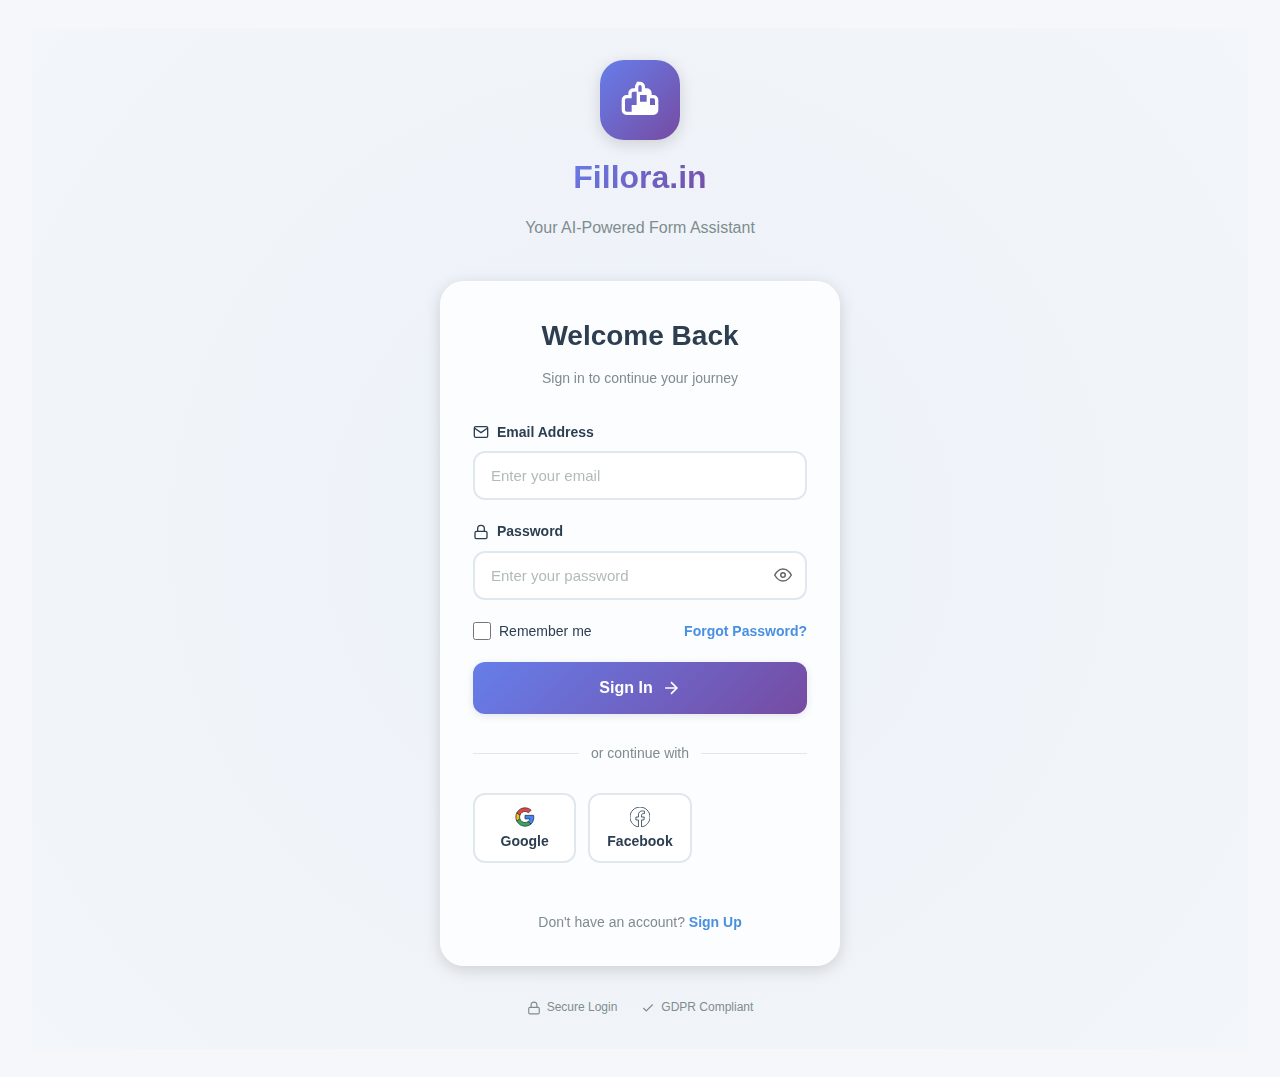
<file: App/signin.html>
<!DOCTYPE html>
<html lang="en">
<head>
    <meta charset="UTF-8">
    <meta name="viewport" content="width=device-width, initial-scale=1.0, maximum-scale=1.0, user-scalable=no, viewport-fit=cover">
    <meta name="description" content="Fillora.in - Sign In">
    <meta name="theme-color" content="#4A90E2">
    <meta name="apple-mobile-web-app-capable" content="yes">
    <meta name="apple-mobile-web-app-status-bar-style" content="default">
    <meta name="apple-mobile-web-app-title" content="Fillora">
    <title>Fillora.in - Sign In</title>
    <link rel="manifest" href="/manifest.json">
    <link rel="apple-touch-icon" href="/icon-192.png">
    <link rel="stylesheet" href="styles.css">
    <!-- Google Sign-In SDK -->
    <script src="https://accounts.google.com/gsi/client" async defer></script>
    <!-- Facebook SDK -->
    <script async defer crossorigin="anonymous" src="https://connect.facebook.net/en_US/sdk.js"></script>
    <script src="icons.js"></script>
    <script src="app.js"></script>
</head>
<body class="theme-light">
    <div class="screen active" id="signin">
        <div class="auth-container">
            <!-- Logo and Branding -->
            <div class="auth-header">
                <div class="auth-logo">
                    <div class="logo-icon icon-container"><svg class="icon" viewBox="0 0 24 24" fill="none" stroke="currentColor" stroke-width="2"><path d="M12 2a2 2 0 0 0-2 2v2H8a2 2 0 0 0-2 2v2H4a2 2 0 0 0-2 2v6a2 2 0 0 0 2 2h16a2 2 0 0 0 2-2v-6a2 2 0 0 0-2-2h-2V8a2 2 0 0 0-2-2h-2V4a2 2 0 0 0-2-2h-2zm-1 6h6v6h-6V8zm-3 8h12v2H8v-2z"/></svg></div>
                    <h1 class="logo-text">Fillora.in</h1>
                </div>
                <p class="auth-tagline">Your AI-Powered Form Assistant</p>
            </div>

            <!-- Sign In Form -->
            <div class="auth-form-container">
                <div class="auth-form-header">
                    <h2>Welcome Back</h2>
                    <p>Sign in to continue your journey</p>
                </div>

                <form class="auth-form" id="signInForm">
                    <!-- Email Input -->
                    <div class="input-group">
                        <label class="input-label">
                            <span class="input-icon icon-container"><svg class="icon" viewBox="0 0 24 24" fill="none" stroke="currentColor" stroke-width="2"><path d="M4 4h16c1.1 0 2 .9 2 2v12c0 1.1-.9 2-2 2H4c-1.1 0-2-.9-2-2V6c0-1.1.9-2 2-2z"/><polyline points="22,6 12,13 2,6"/></svg></span>
                            Email Address
                        </label>
                        <input 
                            type="email" 
                            class="auth-input" 
                            placeholder="Enter your email"
                            required
                            autocomplete="email"
                        >
                    </div>

                    <!-- Password Input -->
                    <div class="input-group">
                        <label class="input-label">
                            <span class="input-icon icon-container"><svg class="icon" viewBox="0 0 24 24" fill="none" stroke="currentColor" stroke-width="2"><rect x="3" y="11" width="18" height="11" rx="2" ry="2"/><path d="M7 11V7a5 5 0 0 1 10 0v4"/></svg></span>
                            Password
                        </label>
                        <div class="password-input-wrapper">
                            <input 
                                type="password" 
                                class="auth-input" 
                                id="passwordInput"
                                placeholder="Enter your password"
                                required
                                autocomplete="current-password"
                            >
                            <button type="button" class="password-toggle icon-container" id="passwordToggle">
                                <svg class="icon" viewBox="0 0 24 24" fill="none" stroke="currentColor" stroke-width="2"><path d="M1 12s4-8 11-8 11 8 11 8-4 8-11 8-11-8-11-8z"/><circle cx="12" cy="12" r="3"/></svg>
                            </button>
                        </div>
                    </div>

                    <!-- Remember Me & Forgot Password -->
                    <div class="form-options">
                        <label class="checkbox-label">
                            <input type="checkbox" class="checkbox-input">
                            <span>Remember me</span>
                        </label>
                        <a href="#" class="forgot-password-link">Forgot Password?</a>
                    </div>

                    <!-- Sign In Button -->
                    <button type="submit" class="auth-button primary">
                        <span>Sign In</span>
                        <span class="button-arrow icon-container"><svg class="icon" viewBox="0 0 24 24" fill="none" stroke="currentColor" stroke-width="2"><line x1="5" y1="12" x2="19" y2="12"/><polyline points="12 5 19 12 12 19"/></svg></span>
                    </button>

                    <!-- Divider -->
                    <div class="auth-divider">
                        <span>or continue with</span>
                    </div>

                    <!-- Social Sign In -->
                    <div class="social-signin">
                        <button type="button" class="social-button google" id="googleSignInBtn">
                            <span class="social-icon icon-container"><svg class="icon" viewBox="0 0 24 24" fill="currentColor" stroke="none"><path d="M22.56 12.25c0-.78-.07-1.53-.2-2.25H12v4.26h5.92c-.26 1.37-1.04 2.53-2.21 3.31v2.77h3.57c2.08-1.92 3.28-4.74 3.28-8.09z" fill="#4285F4"/><path d="M12 23c2.97 0 5.46-.98 7.28-2.66l-3.57-2.77c-.98.66-2.23 1.06-3.71 1.06-2.86 0-5.29-1.93-6.16-4.53H2.18v2.84C3.99 20.53 7.7 23 12 23z" fill="#34A853"/><path d="M5.84 14.09c-.22-.66-.35-1.36-.35-2.09s.13-1.43.35-2.09V7.07H2.18C1.43 8.55 1 10.22 1 12s.43 3.45 1.18 4.93l2.85-2.22.81-.62z" fill="#FBBC05"/><path d="M12 5.38c1.62 0 3.06.56 4.21 1.64l3.15-3.15C17.45 2.09 14.97 1 12 1 7.7 1 3.99 3.47 2.18 7.07l3.66 2.84c.87-2.6 3.3-4.53 6.16-4.53z" fill="#EA4335"/></svg></span>
                            <span>Google</span>
                        </button>
                        <button type="button" class="social-button facebook" id="facebookSignInBtn">
                            <span class="social-icon icon-container"><svg class="icon" viewBox="0 0 24 24" fill="currentColor" stroke="none"><path d="M24 12.073c0-6.627-5.373-12-12-12s-12 5.373-12 12c0 5.99 4.388 10.954 10.125 11.854v-8.385H7.078v-3.47h3.047V9.43c0-3.007 1.792-4.669 4.533-4.669 1.312 0 2.686.235 2.686.235v2.953H15.83c-1.491 0-1.956.925-1.956 1.874v2.25h3.328l-.532 3.47h-2.796v8.385C19.612 23.027 24 18.062 24 12.073z"/></svg></span>
                            <span>Facebook</span>
                        </button>
                    </div>
                    <!-- Google Sign-In Button (will be rendered by Google SDK) -->
                    <div id="g_id_onload" data-client_id="856180854835-mvgr9ma94ujukg7ii1b1qcc24letp6o9.apps.googleusercontent.com" data-callback="handleGoogleSignIn"></div>

                    <!-- Sign Up Link -->
                    <div class="auth-footer">
                        <p>Don't have an account? <a href="signup.html" class="auth-link">Sign Up</a></p>
                    </div>
                </form>
            </div>

            <!-- Trust Indicators -->
            <div class="auth-trust">
                <div class="trust-item">
                    <span class="trust-icon icon-container"><svg class="icon" viewBox="0 0 24 24" fill="none" stroke="currentColor" stroke-width="2"><rect x="3" y="11" width="18" height="11" rx="2" ry="2"/><path d="M7 11V7a5 5 0 0 1 10 0v4"/></svg></span>
                    <span>Secure Login</span>
                </div>
                <div class="trust-item">
                    <span class="trust-icon icon-container"><svg class="icon" viewBox="0 0 24 24" fill="none" stroke="currentColor" stroke-width="2"><polyline points="20 6 9 17 4 12"/></svg></span>
                    <span>GDPR Compliant</span>
                </div>
            </div>
        </div>
    </div>

    <script src="auth.js"></script>
    <script src="script.js"></script>
</body>
</html>
</file>
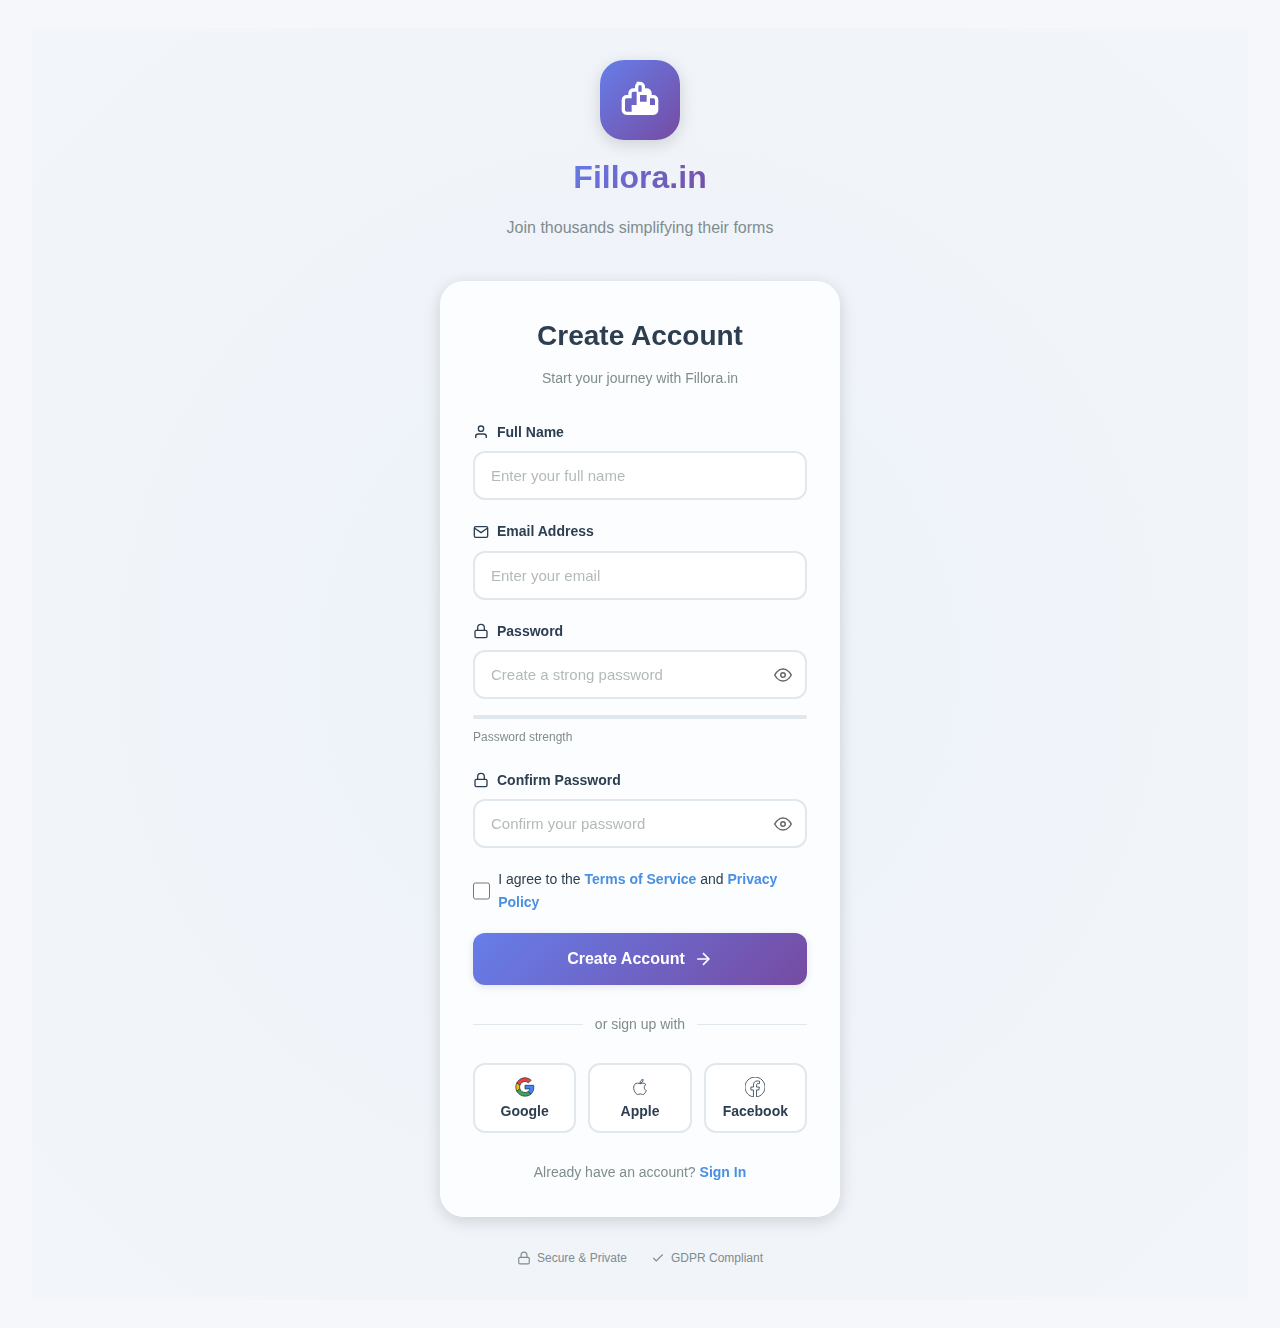
<file: App/signup.html>
<!DOCTYPE html>
<html lang="en">
<head>
    <meta charset="UTF-8">
    <meta name="viewport" content="width=device-width, initial-scale=1.0, maximum-scale=1.0, user-scalable=no, viewport-fit=cover">
    <meta name="description" content="Fillora.in - Sign Up">
    <meta name="theme-color" content="#4A90E2">
    <meta name="apple-mobile-web-app-capable" content="yes">
    <meta name="apple-mobile-web-app-status-bar-style" content="default">
    <meta name="apple-mobile-web-app-title" content="Fillora">
    <title>Fillora.in - Sign Up</title>
    <link rel="manifest" href="/manifest.json">
    <link rel="apple-touch-icon" href="/icon-192.png">
    <link rel="stylesheet" href="styles.css">
    <script src="icons.js"></script>
    <script src="app.js"></script>
</head>
<body class="theme-light">
    <div class="screen active" id="signup">
        <div class="auth-container">
            <!-- Logo and Branding -->
            <div class="auth-header">
                <div class="auth-logo">
                    <div class="logo-icon icon-container"><svg class="icon" viewBox="0 0 24 24" fill="none" stroke="currentColor" stroke-width="2"><path d="M12 2a2 2 0 0 0-2 2v2H8a2 2 0 0 0-2 2v2H4a2 2 0 0 0-2 2v6a2 2 0 0 0 2 2h16a2 2 0 0 0 2-2v-6a2 2 0 0 0-2-2h-2V8a2 2 0 0 0-2-2h-2V4a2 2 0 0 0-2-2h-2zm-1 6h6v6h-6V8zm-3 8h12v2H8v-2z"/></svg></div>
                    <h1 class="logo-text">Fillora.in</h1>
                </div>
                <p class="auth-tagline">Join thousands simplifying their forms</p>
            </div>

            <!-- Sign Up Form -->
            <div class="auth-form-container">
                <div class="auth-form-header">
                    <h2>Create Account</h2>
                    <p>Start your journey with Fillora.in</p>
                </div>

                <form class="auth-form" id="signUpForm">
                    <!-- Full Name Input -->
                    <div class="input-group">
                        <label class="input-label">
                            <span class="input-icon icon-container"><svg class="icon" viewBox="0 0 24 24" fill="none" stroke="currentColor" stroke-width="2"><path d="M20 21v-2a4 4 0 0 0-4-4H8a4 4 0 0 0-4 4v2"/><circle cx="12" cy="7" r="4"/></svg></span>
                            Full Name
                        </label>
                        <input 
                            type="text" 
                            class="auth-input" 
                            placeholder="Enter your full name"
                            required
                            autocomplete="name"
                        >
                    </div>

                    <!-- Email Input -->
                    <div class="input-group">
                        <label class="input-label">
                            <span class="input-icon icon-container"><svg class="icon" viewBox="0 0 24 24" fill="none" stroke="currentColor" stroke-width="2"><path d="M4 4h16c1.1 0 2 .9 2 2v12c0 1.1-.9 2-2 2H4c-1.1 0-2-.9-2-2V6c0-1.1.9-2 2-2z"/><polyline points="22,6 12,13 2,6"/></svg></span>
                            Email Address
                        </label>
                        <input 
                            type="email" 
                            class="auth-input" 
                            placeholder="Enter your email"
                            required
                            autocomplete="email"
                        >
                    </div>

                    <!-- Password Input -->
                    <div class="input-group">
                        <label class="input-label">
                            <span class="input-icon icon-container"><svg class="icon" viewBox="0 0 24 24" fill="none" stroke="currentColor" stroke-width="2"><rect x="3" y="11" width="18" height="11" rx="2" ry="2"/><path d="M7 11V7a5 5 0 0 1 10 0v4"/></svg></span>
                            Password
                        </label>
                        <div class="password-input-wrapper">
                            <input 
                                type="password" 
                                class="auth-input" 
                                id="signupPasswordInput"
                                placeholder="Create a strong password"
                                required
                                autocomplete="new-password"
                            >
                            <button type="button" class="password-toggle icon-container" id="signupPasswordToggle">
                                <svg class="icon" viewBox="0 0 24 24" fill="none" stroke="currentColor" stroke-width="2"><path d="M1 12s4-8 11-8 11 8 11 8-4 8-11 8-11-8-11-8z"/><circle cx="12" cy="12" r="3"/></svg>
                            </button>
                        </div>
                        <div class="password-strength">
                            <div class="strength-bar">
                                <div class="strength-fill" id="strengthFill"></div>
                            </div>
                            <span class="strength-text" id="strengthText">Password strength</span>
                        </div>
                    </div>

                    <!-- Confirm Password Input -->
                    <div class="input-group">
                        <label class="input-label">
                            <span class="input-icon icon-container"><svg class="icon" viewBox="0 0 24 24" fill="none" stroke="currentColor" stroke-width="2"><rect x="3" y="11" width="18" height="11" rx="2" ry="2"/><path d="M7 11V7a5 5 0 0 1 10 0v4"/></svg></span>
                            Confirm Password
                        </label>
                        <div class="password-input-wrapper">
                            <input 
                                type="password" 
                                class="auth-input" 
                                placeholder="Confirm your password"
                                required
                                autocomplete="new-password"
                            >
                            <button type="button" class="password-toggle icon-container">
                                <svg class="icon" viewBox="0 0 24 24" fill="none" stroke="currentColor" stroke-width="2"><path d="M1 12s4-8 11-8 11 8 11 8-4 8-11 8-11-8-11-8z"/><circle cx="12" cy="12" r="3"/></svg>
                            </button>
                        </div>
                    </div>

                    <!-- Terms and Conditions -->
                    <div class="form-options">
                        <label class="checkbox-label">
                            <input type="checkbox" class="checkbox-input" required>
                            <span>I agree to the <a href="#" class="inline-link">Terms of Service</a> and <a href="#" class="inline-link">Privacy Policy</a></span>
                        </label>
                    </div>

                    <!-- Sign Up Button -->
                    <button type="submit" class="auth-button primary">
                        <span>Create Account</span>
                        <span class="button-arrow icon-container"><svg class="icon" viewBox="0 0 24 24" fill="none" stroke="currentColor" stroke-width="2"><line x1="5" y1="12" x2="19" y2="12"/><polyline points="12 5 19 12 12 19"/></svg></span>
                    </button>

                    <!-- Divider -->
                    <div class="auth-divider">
                        <span>or sign up with</span>
                    </div>

                    <!-- Social Sign Up -->
                    <div class="social-signin">
                        <button type="button" class="social-button google">
                            <span class="social-icon icon-container"><svg class="icon" viewBox="0 0 24 24" fill="currentColor" stroke="none"><path d="M22.56 12.25c0-.78-.07-1.53-.2-2.25H12v4.26h5.92c-.26 1.37-1.04 2.53-2.21 3.31v2.77h3.57c2.08-1.92 3.28-4.74 3.28-8.09z" fill="#4285F4"/><path d="M12 23c2.97 0 5.46-.98 7.28-2.66l-3.57-2.77c-.98.66-2.23 1.06-3.71 1.06-2.86 0-5.29-1.93-6.16-4.53H2.18v2.84C3.99 20.53 7.7 23 12 23z" fill="#34A853"/><path d="M5.84 14.09c-.22-.66-.35-1.36-.35-2.09s.13-1.43.35-2.09V7.07H2.18C1.43 8.55 1 10.22 1 12s.43 3.45 1.18 4.93l2.85-2.22.81-.62z" fill="#FBBC05"/><path d="M12 5.38c1.62 0 3.06.56 4.21 1.64l3.15-3.15C17.45 2.09 14.97 1 12 1 7.7 1 3.99 3.47 2.18 7.07l3.66 2.84c.87-2.6 3.3-4.53 6.16-4.53z" fill="#EA4335"/></svg></span>
                            <span>Google</span>
                        </button>
                        <button type="button" class="social-button apple">
                            <span class="social-icon icon-container"><svg class="icon" viewBox="0 0 24 24" fill="currentColor" stroke="none"><path d="M17.05 20.28c-.98.95-2.05.88-3.08.4-1.09-.5-2.08-.48-3.24 0-1.44.62-2.2.44-3.06-.4C2.79 15.25 3.51 7.59 9.05 7.31c1.35.07 2.29.74 3.08.8 1.18-.24 2.31-.93 3.57-.84 1.51.12 2.65.72 3.4 1.8-3.12 1.87-2.38 5.98.48 7.13-.57 1.5-1.31 2.99-2.54 4.09l.01-.01zM12.03 7.25c-.15-2.23 1.66-4.07 3.74-4.25.29 2.58-2.34 4.5-3.74 4.25z"/></svg></span>
                            <span>Apple</span>
                        </button>
                        <button type="button" class="social-button facebook">
                            <span class="social-icon icon-container"><svg class="icon" viewBox="0 0 24 24" fill="currentColor" stroke="none"><path d="M24 12.073c0-6.627-5.373-12-12-12s-12 5.373-12 12c0 5.99 4.388 10.954 10.125 11.854v-8.385H7.078v-3.47h3.047V9.43c0-3.007 1.792-4.669 4.533-4.669 1.312 0 2.686.235 2.686.235v2.953H15.83c-1.491 0-1.956.925-1.956 1.874v2.25h3.328l-.532 3.47h-2.796v8.385C19.612 23.027 24 18.062 24 12.073z"/></svg></span>
                            <span>Facebook</span>
                        </button>
                    </div>

                    <!-- Sign In Link -->
                    <div class="auth-footer">
                        <p>Already have an account? <a href="signin.html" class="auth-link">Sign In</a></p>
                    </div>
                </form>
            </div>

            <!-- Trust Indicators -->
            <div class="auth-trust">
                <div class="trust-item">
                    <span class="trust-icon icon-container"><svg class="icon" viewBox="0 0 24 24" fill="none" stroke="currentColor" stroke-width="2"><rect x="3" y="11" width="18" height="11" rx="2" ry="2"/><path d="M7 11V7a5 5 0 0 1 10 0v4"/></svg></span>
                    <span>Secure & Private</span>
                </div>
                <div class="trust-item">
                    <span class="trust-icon icon-container"><svg class="icon" viewBox="0 0 24 24" fill="none" stroke="currentColor" stroke-width="2"><polyline points="20 6 9 17 4 12"/></svg></span>
                    <span>GDPR Compliant</span>
                </div>
            </div>
        </div>
    </div>

    <script src="auth.js"></script>
    <script src="script.js"></script>
</body>
</html>
</file>
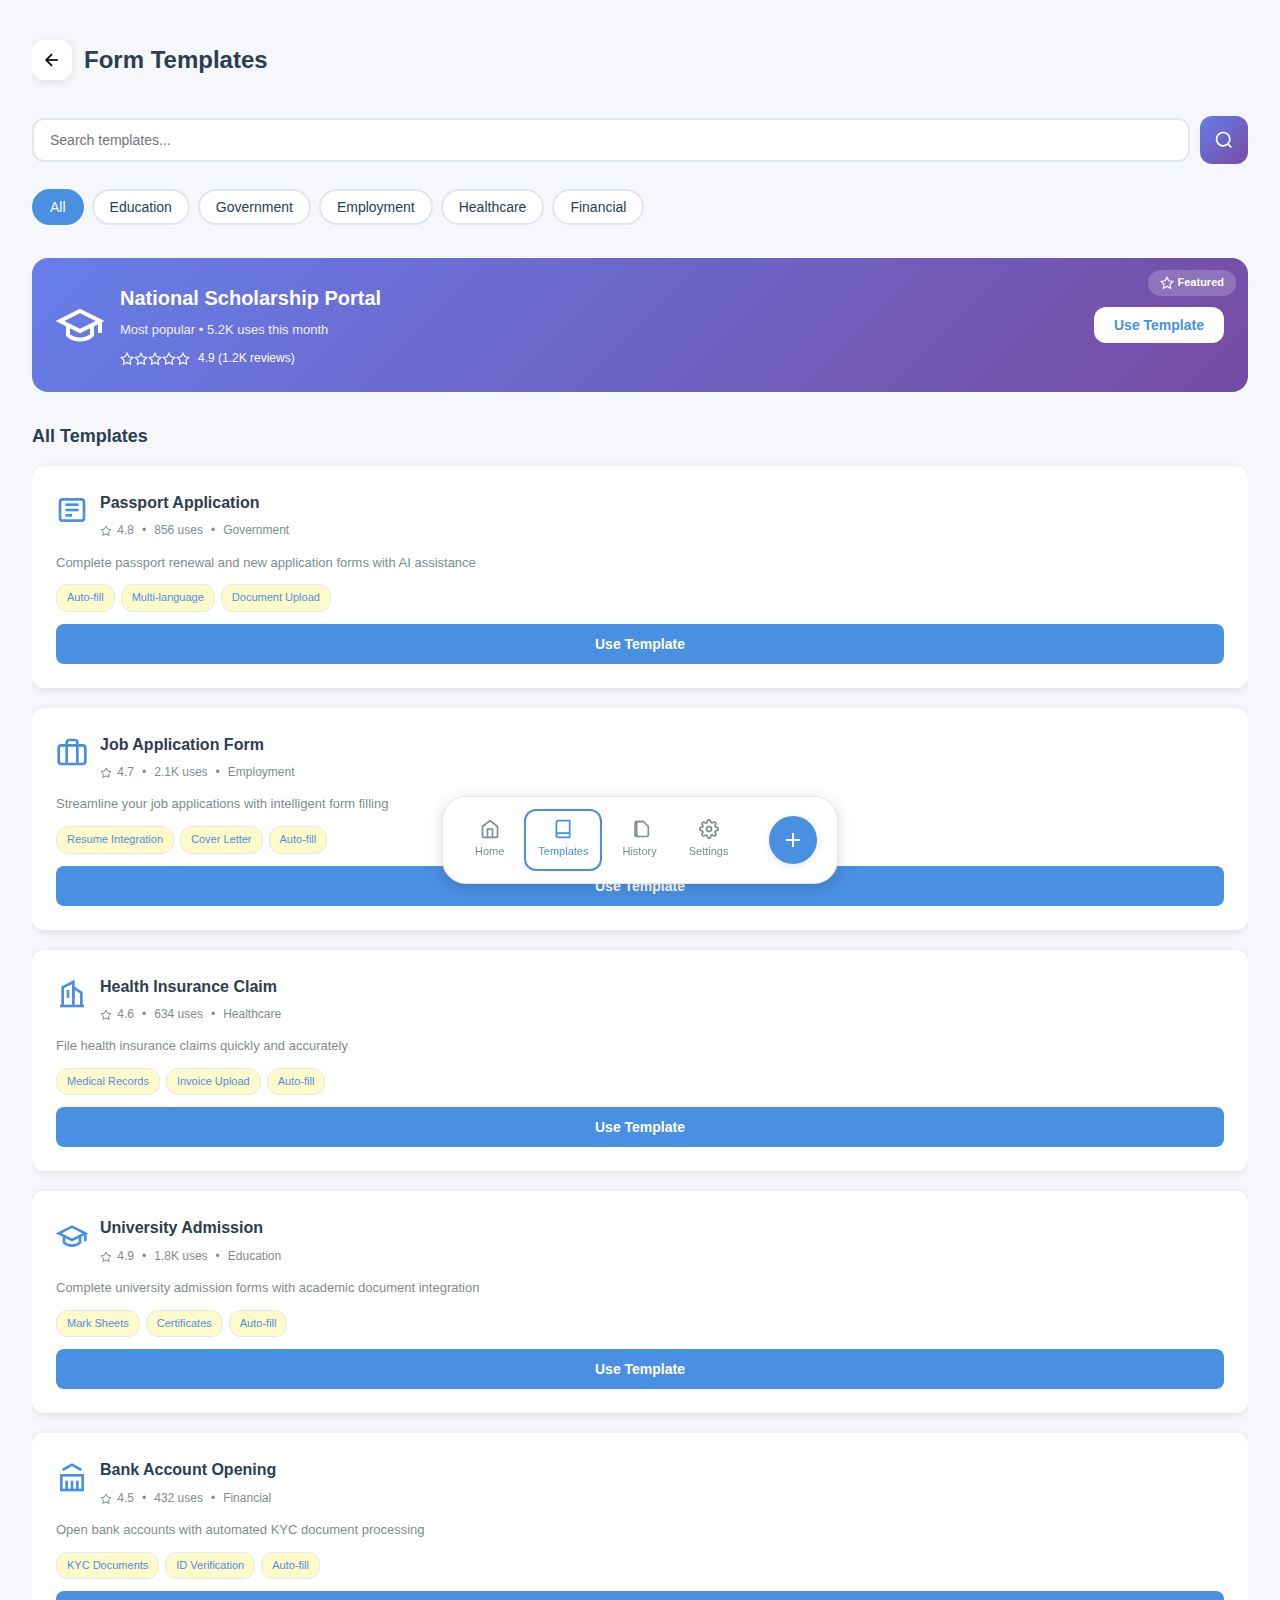
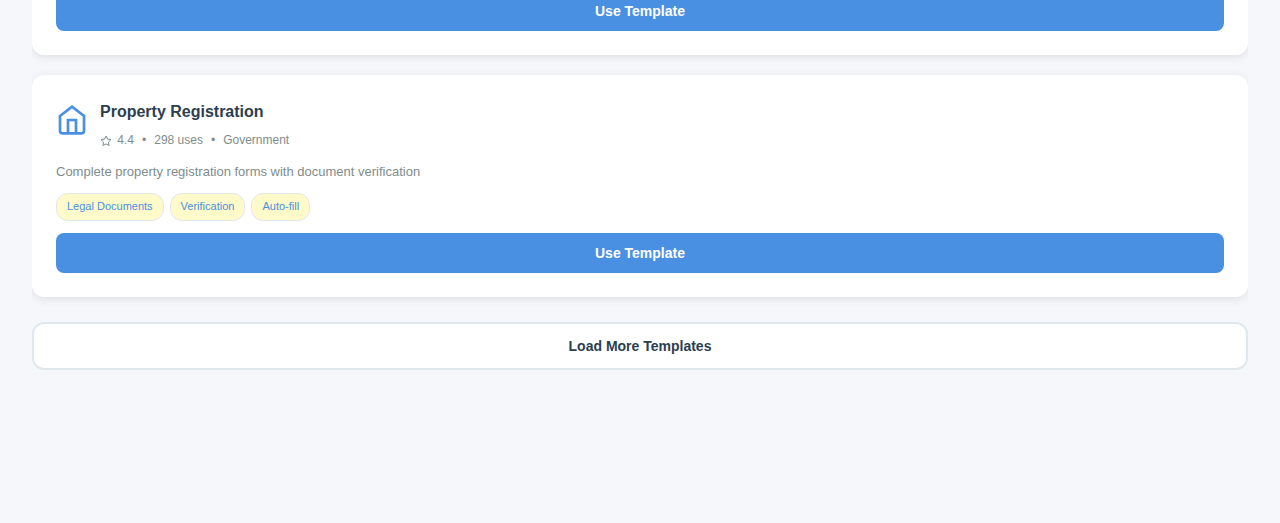
<file: App/templates.html>
<!DOCTYPE html>
<html lang="en">
<head>
    <meta charset="UTF-8">
    <meta name="viewport" content="width=device-width, initial-scale=1.0, maximum-scale=1.0, user-scalable=no, viewport-fit=cover">
    <meta name="description" content="Fillora.in - Browse form templates">
    <meta name="theme-color" content="#4A90E2">
    <meta name="apple-mobile-web-app-capable" content="yes">
    <meta name="apple-mobile-web-app-status-bar-style" content="default">
    <meta name="apple-mobile-web-app-title" content="Fillora">
    <title>Fillora.in - Templates</title>
    <link rel="manifest" href="/manifest.json">
    <link rel="apple-touch-icon" href="/icon-192.png">
    <link rel="stylesheet" href="styles.css">
    <script src="icons.js"></script>
    <script src="app.js"></script>
</head>
<body class="theme-light">
    <div class="screen active" id="templates">
        <div class="container">
            <!-- Header -->
            <div class="page-header">
                <button class="back-button icon-container" onclick="navigateTo('dashboard')"><svg class="icon" viewBox="0 0 24 24" fill="none" stroke="currentColor" stroke-width="2"><line x1="19" y1="12" x2="5" y2="12"/><polyline points="12 19 5 12 12 5"/></svg></button>
                <h1>Form Templates</h1>
            </div>

            <!-- Search Bar -->
            <div class="search-container">
                <input type="text" class="search-input" placeholder="Search templates...">
                <button class="search-button icon-container"><svg class="icon" viewBox="0 0 24 24" fill="none" stroke="currentColor" stroke-width="2"><circle cx="11" cy="11" r="8"/><path d="m21 21-4.35-4.35"/></svg></button>
            </div>

            <!-- Category Filters -->
            <div class="category-filters">
                <button class="filter-chip active">All</button>
                <button class="filter-chip">Education</button>
                <button class="filter-chip">Government</button>
                <button class="filter-chip">Employment</button>
                <button class="filter-chip">Healthcare</button>
                <button class="filter-chip">Financial</button>
            </div>

            <!-- Featured Template -->
            <div class="featured-template">
                <div class="featured-badge"><svg class="icon" style="width: 14px; height: 14px; display: inline; margin-right: 4px;" viewBox="0 0 24 24" fill="none" stroke="currentColor" stroke-width="2"><polygon points="12 2 15.09 8.26 22 9.27 17 14.14 18.18 21.02 12 17.77 5.82 21.02 7 14.14 2 9.27 8.91 8.26 12 2"/></svg>Featured</div>
                <div class="featured-content">
                    <div class="featured-icon icon-container"><svg class="icon" viewBox="0 0 24 24" fill="none" stroke="currentColor" stroke-width="2"><path d="M22 10v6M2 10l10-5 10 5-10 5z"/><path d="M6 12v5c3 3 9 3 12 0v-5"/></svg></div>
                    <div class="featured-info">
                        <h3>National Scholarship Portal</h3>
                        <p>Most popular • 5.2K uses this month</p>
                        <div class="featured-rating">
                            <span><svg class="icon" style="width: 14px; height: 14px; display: inline;" viewBox="0 0 24 24" fill="currentColor" stroke="currentColor" stroke-width="2"><polygon points="12 2 15.09 8.26 22 9.27 17 14.14 18.18 21.02 12 17.77 5.82 21.02 7 14.14 2 9.27 8.91 8.26 12 2"/></svg><svg class="icon" style="width: 14px; height: 14px; display: inline;" viewBox="0 0 24 24" fill="currentColor" stroke="currentColor" stroke-width="2"><polygon points="12 2 15.09 8.26 22 9.27 17 14.14 18.18 21.02 12 17.77 5.82 21.02 7 14.14 2 9.27 8.91 8.26 12 2"/></svg><svg class="icon" style="width: 14px; height: 14px; display: inline;" viewBox="0 0 24 24" fill="currentColor" stroke="currentColor" stroke-width="2"><polygon points="12 2 15.09 8.26 22 9.27 17 14.14 18.18 21.02 12 17.77 5.82 21.02 7 14.14 2 9.27 8.91 8.26 12 2"/></svg><svg class="icon" style="width: 14px; height: 14px; display: inline;" viewBox="0 0 24 24" fill="currentColor" stroke="currentColor" stroke-width="2"><polygon points="12 2 15.09 8.26 22 9.27 17 14.14 18.18 21.02 12 17.77 5.82 21.02 7 14.14 2 9.27 8.91 8.26 12 2"/></svg><svg class="icon" style="width: 14px; height: 14px; display: inline;" viewBox="0 0 24 24" fill="none" stroke="currentColor" stroke-width="2"><polygon points="12 2 15.09 8.26 22 9.27 17 14.14 18.18 21.02 12 17.77 5.82 21.02 7 14.14 2 9.27 8.91 8.26 12 2"/></svg></span>
                            <span>4.9 (1.2K reviews)</span>
                        </div>
                    </div>
                    <button class="featured-use-btn">Use Template</button>
                </div>
            </div>

            <!-- Template Library -->
            <div class="template-library">
                <h3>All Templates</h3>
                
                <div class="template-card">
                    <div class="template-header">
                        <div class="template-icon icon-container"><svg class="icon" viewBox="0 0 24 24" fill="none" stroke="currentColor" stroke-width="2"><rect x="3" y="4" width="18" height="16" rx="2"/><line x1="7" y1="8" x2="17" y2="8"/><line x1="7" y1="12" x2="17" y2="12"/><line x1="7" y1="16" x2="12" y2="16"/></svg></div>
                        <div class="template-info">
                            <h4>Passport Application</h4>
                            <div class="template-meta">
                                <span><svg class="icon" style="width: 12px; height: 12px; display: inline; margin-right: 2px;" viewBox="0 0 24 24" fill="currentColor" stroke="currentColor" stroke-width="2"><polygon points="12 2 15.09 8.26 22 9.27 17 14.14 18.18 21.02 12 17.77 5.82 21.02 7 14.14 2 9.27 8.91 8.26 12 2"/></svg> 4.8</span>
                                <span>•</span>
                                <span>856 uses</span>
                                <span>•</span>
                                <span>Government</span>
                            </div>
                        </div>
                    </div>
                    <p class="template-description">Complete passport renewal and new application forms with AI assistance</p>
                    <div class="template-features">
                        <span class="feature-tag">Auto-fill</span>
                        <span class="feature-tag">Multi-language</span>
                        <span class="feature-tag">Document Upload</span>
                    </div>
                    <button class="template-use-btn">Use Template</button>
                </div>

                <div class="template-card">
                    <div class="template-header">
                        <div class="template-icon icon-container"><svg class="icon" viewBox="0 0 24 24" fill="none" stroke="currentColor" stroke-width="2"><rect x="2" y="7" width="20" height="14" rx="2" ry="2"/><path d="M16 21V5a2 2 0 0 0-2-2h-4a2 2 0 0 0-2 2v16"/></svg></div>
                        <div class="template-info">
                            <h4>Job Application Form</h4>
                            <div class="template-meta">
                                <span><svg class="icon" style="width: 12px; height: 12px; display: inline; margin-right: 2px;" viewBox="0 0 24 24" fill="currentColor" stroke="currentColor" stroke-width="2"><polygon points="12 2 15.09 8.26 22 9.27 17 14.14 18.18 21.02 12 17.77 5.82 21.02 7 14.14 2 9.27 8.91 8.26 12 2"/></svg> 4.7</span>
                                <span>•</span>
                                <span>2.1K uses</span>
                                <span>•</span>
                                <span>Employment</span>
                            </div>
                        </div>
                    </div>
                    <p class="template-description">Streamline your job applications with intelligent form filling</p>
                    <div class="template-features">
                        <span class="feature-tag">Resume Integration</span>
                        <span class="feature-tag">Cover Letter</span>
                        <span class="feature-tag">Auto-fill</span>
                    </div>
                    <button class="template-use-btn">Use Template</button>
                </div>

                <div class="template-card">
                    <div class="template-header">
                        <div class="template-icon icon-container"><svg class="icon" viewBox="0 0 24 24" fill="none" stroke="currentColor" stroke-width="2"><path d="M3 21h18"/><path d="M5 21V7l8-4v18"/><path d="M19 21V11l-6-4"/><line x1="9" y1="9" x2="9" y2="15"/><line x1="13" y1="9" x2="13" y2="15"/></svg></div>
                        <div class="template-info">
                            <h4>Health Insurance Claim</h4>
                            <div class="template-meta">
                                <span><svg class="icon" style="width: 12px; height: 12px; display: inline; margin-right: 2px;" viewBox="0 0 24 24" fill="currentColor" stroke="currentColor" stroke-width="2"><polygon points="12 2 15.09 8.26 22 9.27 17 14.14 18.18 21.02 12 17.77 5.82 21.02 7 14.14 2 9.27 8.91 8.26 12 2"/></svg> 4.6</span>
                                <span>•</span>
                                <span>634 uses</span>
                                <span>•</span>
                                <span>Healthcare</span>
                            </div>
                        </div>
                    </div>
                    <p class="template-description">File health insurance claims quickly and accurately</p>
                    <div class="template-features">
                        <span class="feature-tag">Medical Records</span>
                        <span class="feature-tag">Invoice Upload</span>
                        <span class="feature-tag">Auto-fill</span>
                    </div>
                    <button class="template-use-btn">Use Template</button>
                </div>

                <div class="template-card">
                    <div class="template-header">
                        <div class="template-icon icon-container"><svg class="icon" viewBox="0 0 24 24" fill="none" stroke="currentColor" stroke-width="2"><path d="M22 10v6M2 10l10-5 10 5-10 5z"/><path d="M6 12v5c3 3 9 3 12 0v-5"/></svg></div>
                        <div class="template-info">
                            <h4>University Admission</h4>
                            <div class="template-meta">
                                <span><svg class="icon" style="width: 12px; height: 12px; display: inline; margin-right: 2px;" viewBox="0 0 24 24" fill="currentColor" stroke="currentColor" stroke-width="2"><polygon points="12 2 15.09 8.26 22 9.27 17 14.14 18.18 21.02 12 17.77 5.82 21.02 7 14.14 2 9.27 8.91 8.26 12 2"/></svg> 4.9</span>
                                <span>•</span>
                                <span>1.8K uses</span>
                                <span>•</span>
                                <span>Education</span>
                            </div>
                        </div>
                    </div>
                    <p class="template-description">Complete university admission forms with academic document integration</p>
                    <div class="template-features">
                        <span class="feature-tag">Mark Sheets</span>
                        <span class="feature-tag">Certificates</span>
                        <span class="feature-tag">Auto-fill</span>
                    </div>
                    <button class="template-use-btn">Use Template</button>
                </div>

                <div class="template-card">
                    <div class="template-header">
                        <div class="template-icon icon-container"><svg class="icon" viewBox="0 0 24 24" fill="none" stroke="currentColor" stroke-width="2"><line x1="3" y1="21" x2="21" y2="21"/><line x1="3" y1="10" x2="21" y2="10"/><path d="M5 6l7-4 7 4"/><path d="M4 10v11"/><path d="M20 10v11"/><path d="M8 14v7"/><path d="M12 14v7"/><path d="M16 14v7"/></svg></div>
                        <div class="template-info">
                            <h4>Bank Account Opening</h4>
                            <div class="template-meta">
                                <span><svg class="icon" style="width: 12px; height: 12px; display: inline; margin-right: 2px;" viewBox="0 0 24 24" fill="currentColor" stroke="currentColor" stroke-width="2"><polygon points="12 2 15.09 8.26 22 9.27 17 14.14 18.18 21.02 12 17.77 5.82 21.02 7 14.14 2 9.27 8.91 8.26 12 2"/></svg> 4.5</span>
                                <span>•</span>
                                <span>432 uses</span>
                                <span>•</span>
                                <span>Financial</span>
                            </div>
                        </div>
                    </div>
                    <p class="template-description">Open bank accounts with automated KYC document processing</p>
                    <div class="template-features">
                        <span class="feature-tag">KYC Documents</span>
                        <span class="feature-tag">ID Verification</span>
                        <span class="feature-tag">Auto-fill</span>
                    </div>
                    <button class="template-use-btn">Use Template</button>
                </div>

                <div class="template-card">
                    <div class="template-header">
                        <div class="template-icon icon-container"><svg class="icon" viewBox="0 0 24 24" fill="none" stroke="currentColor" stroke-width="2"><path d="M3 9l9-7 9 7v11a2 2 0 0 1-2 2H5a2 2 0 0 1-2-2z"/><polyline points="9 22 9 12 15 12 15 22"/></svg></div>
                        <div class="template-info">
                            <h4>Property Registration</h4>
                            <div class="template-meta">
                                <span><svg class="icon" style="width: 12px; height: 12px; display: inline; margin-right: 2px;" viewBox="0 0 24 24" fill="currentColor" stroke="currentColor" stroke-width="2"><polygon points="12 2 15.09 8.26 22 9.27 17 14.14 18.18 21.02 12 17.77 5.82 21.02 7 14.14 2 9.27 8.91 8.26 12 2"/></svg> 4.4</span>
                                <span>•</span>
                                <span>298 uses</span>
                                <span>•</span>
                                <span>Government</span>
                            </div>
                        </div>
                    </div>
                    <p class="template-description">Complete property registration forms with document verification</p>
                    <div class="template-features">
                        <span class="feature-tag">Legal Documents</span>
                        <span class="feature-tag">Verification</span>
                        <span class="feature-tag">Auto-fill</span>
                    </div>
                    <button class="template-use-btn">Use Template</button>
                </div>
            </div>

            <!-- Load More -->
            <button class="load-more-btn">Load More Templates</button>

            <!-- Bottom Navigation -->
            <nav class="bottom-nav">
                <a href="index.html" class="nav-item">
                    <span class="nav-icon icon-container"><svg class="icon" viewBox="0 0 24 24" fill="none" stroke="currentColor" stroke-width="2"><path d="M3 9l9-7 9 7v11a2 2 0 0 1-2 2H5a2 2 0 0 1-2-2z"/><polyline points="9 22 9 12 15 12 15 22"/></svg></span>
                    <span class="nav-label">Home</span>
                </a>
                <a href="templates.html" class="nav-item active">
                    <span class="nav-icon icon-container"><svg class="icon" viewBox="0 0 24 24" fill="none" stroke="currentColor" stroke-width="2"><path d="M4 19.5A2.5 2.5 0 0 1 6.5 17H20"/><path d="M6.5 2H20v20H6.5A2.5 2.5 0 0 1 4 19.5v-15A2.5 2.5 0 0 1 6.5 2z"/></svg></span>
                    <span class="nav-label">Templates</span>
                </a>
                <a href="history.html" class="nav-item">
                    <span class="nav-icon icon-container"><svg class="icon" viewBox="0 0 24 24" fill="none" stroke="currentColor" stroke-width="2"><path d="M8 21h12a2 2 0 0 0 2-2V9.414a1 1 0 0 0-.293-.707l-5.414-5.414A1 1 0 0 0 15.586 3H8a2 2 0 0 0-2 2v14a2 2 0 0 0 2 2z"/><path d="M8 21V5a2 2 0 0 1 2-2h5.5"/></svg></span>
                    <span class="nav-label">History</span>
                </a>
                <a href="settings.html" class="nav-item">
                    <span class="nav-icon icon-container"><svg class="icon" viewBox="0 0 24 24" fill="none" stroke="currentColor" stroke-width="2"><circle cx="12" cy="12" r="3"/><path d="M19.4 15a1.65 1.65 0 0 0 .33 1.82l.06.06a2 2 0 0 1 0 2.83 2 2 0 0 1-2.83 0l-.06-.06a1.65 1.65 0 0 0-1.82-.33 1.65 1.65 0 0 0-1 1.51V21a2 2 0 0 1-2 2 2 2 0 0 1-2-2v-.09A1.65 1.65 0 0 0 9 19.4a1.65 1.65 0 0 0-1.82.33l-.06.06a2 2 0 0 1-2.83 0 2 2 0 0 1 0-2.83l.06-.06a1.65 1.65 0 0 0 .33-1.82 1.65 1.65 0 0 0-1.51-1H3a2 2 0 0 1-2-2 2 2 0 0 1 2-2h.09A1.65 1.65 0 0 0 4.6 9a1.65 1.65 0 0 0-.33-1.82l-.06-.06a2 2 0 0 1 0-2.83 2 2 0 0 1 2.83 0l.06.06a1.65 1.65 0 0 0 1.82.33H9a1.65 1.65 0 0 0 1-1.51V3a2 2 0 0 1 2-2 2 2 0 0 1 2 2v.09a1.65 1.65 0 0 0 1 1.51 1.65 1.65 0 0 0 1.82-.33l.06-.06a2 2 0 0 1 2.83 0 2 2 0 0 1 0 2.83l-.06.06a1.65 1.65 0 0 0-.33 1.82V9a1.65 1.65 0 0 0 1.51 1H21a2 2 0 0 1 2 2 2 2 0 0 1-2 2h-.09a1.65 1.65 0 0 0-1.51 1z"/></svg></span>
                    <span class="nav-label">Settings</span>
                </a>
                <button class="fab icon-container" onclick="window.location.href='form-selection.html'">
                    <svg class="icon" viewBox="0 0 24 24" fill="none" stroke="currentColor" stroke-width="2"><line x1="12" y1="5" x2="12" y2="19"/><line x1="5" y1="12" x2="19" y2="12"/></svg>
                </button>
            </nav>
        </div>
    </div>

    <script src="auth.js"></script>
    <script src="script.js"></script>
</body>
</html>
</file>
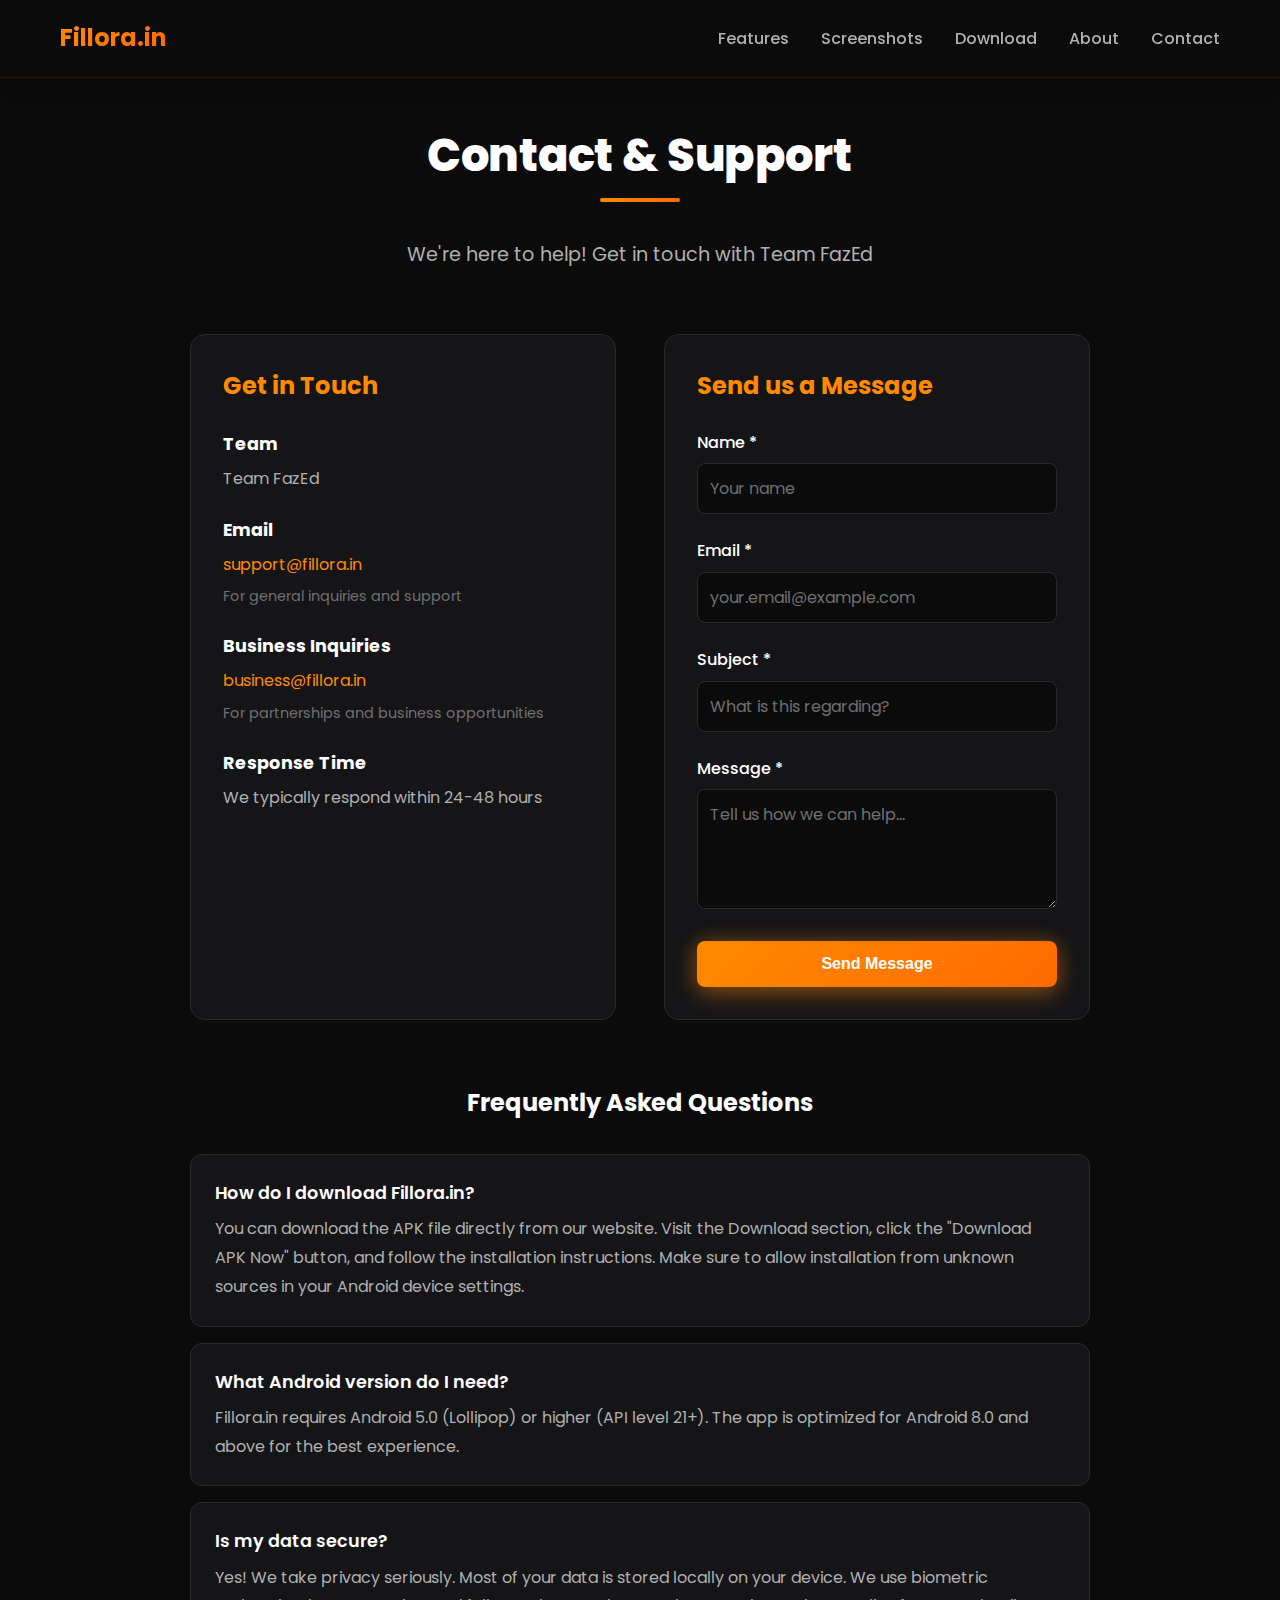
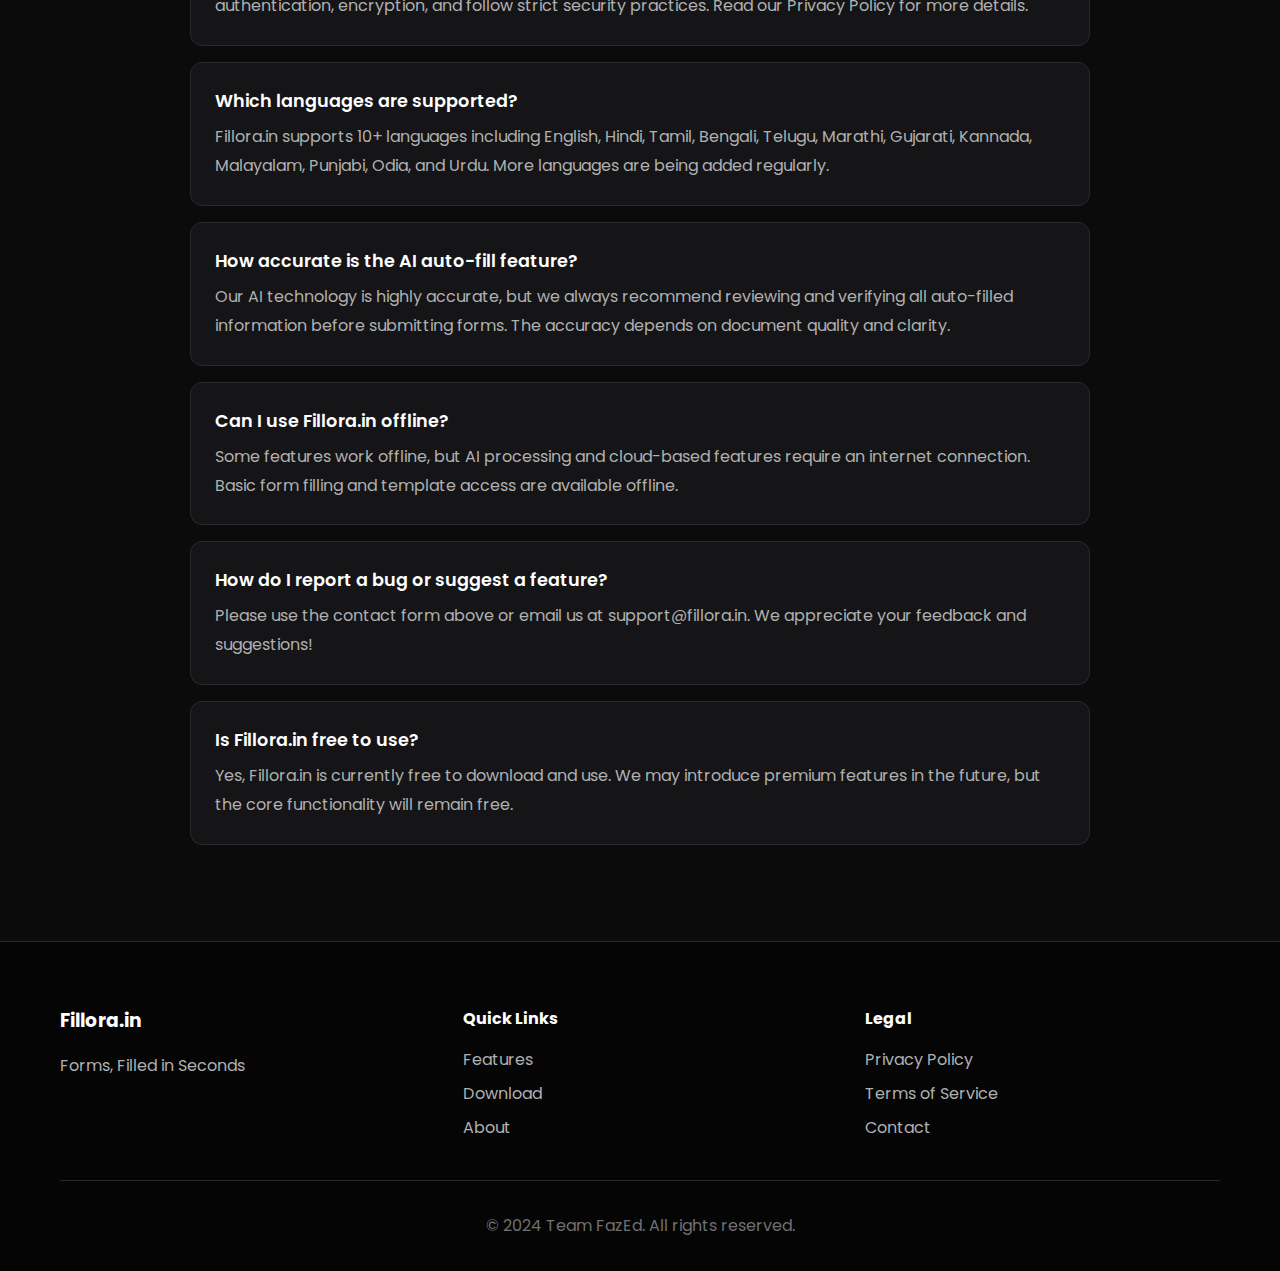
<file: Website/contact.html>
<!DOCTYPE html>
<html lang="en">
<head>
    <meta charset="UTF-8">
    <meta name="viewport" content="width=device-width, initial-scale=1.0">
    <meta name="description" content="Contact Team FazEd - Get support for Fillora.in">
    <title>Contact & Support - Fillora.in</title>
    <link rel="preconnect" href="https://fonts.googleapis.com">
    <link rel="preconnect" href="https://fonts.gstatic.com" crossorigin>
    <link href="https://fonts.googleapis.com/css2?family=Poppins:wght@300;400;500;600;700&display=swap" rel="stylesheet">
    <link rel="stylesheet" href="styles.css">
    <style>
        .contact-page {
            padding: 120px 0 80px;
            min-height: 100vh;
        }
        .contact-content {
            max-width: 900px;
            margin: 0 auto;
        }
        .contact-grid {
            display: grid;
            grid-template-columns: 1fr 1fr;
            gap: 3rem;
            margin-bottom: 3rem;
        }
        .contact-info {
            background: var(--bg-card);
            padding: 2rem;
            border-radius: 15px;
            border: 1px solid var(--border-color);
        }
        .contact-info h3 {
            color: var(--accent-orange);
            margin-bottom: 1.5rem;
            font-size: 1.5rem;
        }
        .contact-item {
            margin-bottom: 1.5rem;
        }
        .contact-item h4 {
            color: var(--text-primary);
            margin-bottom: 0.5rem;
            font-size: 1.1rem;
        }
        .contact-item p {
            color: var(--text-secondary);
            line-height: 1.6;
        }
        .contact-item a {
            color: var(--accent-orange);
            text-decoration: none;
        }
        .contact-item a:hover {
            text-decoration: underline;
        }
        .contact-form-container {
            background: var(--bg-card);
            padding: 2rem;
            border-radius: 15px;
            border: 1px solid var(--border-color);
        }
        .contact-form-container h3 {
            color: var(--accent-orange);
            margin-bottom: 1.5rem;
            font-size: 1.5rem;
        }
        .form-group {
            margin-bottom: 1.5rem;
        }
        .form-group label {
            display: block;
            color: var(--text-primary);
            margin-bottom: 0.5rem;
            font-weight: 500;
        }
        .form-group input,
        .form-group textarea {
            width: 100%;
            padding: 12px;
            background: var(--bg-dark);
            border: 1px solid var(--border-color);
            border-radius: 8px;
            color: var(--text-primary);
            font-family: 'Poppins', sans-serif;
            font-size: 1rem;
            transition: border-color 0.3s ease;
        }
        .form-group input:focus,
        .form-group textarea:focus {
            outline: none;
            border-color: var(--accent-orange);
        }
        .form-group textarea {
            resize: vertical;
            min-height: 120px;
        }
        .form-group input::placeholder,
        .form-group textarea::placeholder {
            color: var(--text-muted);
        }
        .faq-section {
            margin-top: 4rem;
        }
        .faq-section h2 {
            text-align: center;
            margin-bottom: 2rem;
            color: var(--text-primary);
        }
        .faq-item {
            background: var(--bg-card);
            padding: 1.5rem;
            border-radius: 12px;
            border: 1px solid var(--border-color);
            margin-bottom: 1rem;
        }
        .faq-question {
            color: var(--text-primary);
            font-weight: 600;
            margin-bottom: 0.5rem;
            font-size: 1.1rem;
        }
        .faq-answer {
            color: var(--text-secondary);
            line-height: 1.8;
        }
        @media (max-width: 768px) {
            .contact-grid {
                grid-template-columns: 1fr;
            }
        }
    </style>
</head>
<body>
    <nav class="navbar">
        <div class="container">
            <div class="nav-brand">
                <a href="index.html" style="text-decoration: none;">
                    <h1>Fillora.in</h1>
                </a>
            </div>
            <ul class="nav-menu">
                <li><a href="index.html#features">Features</a></li>
                <li><a href="index.html#screenshots">Screenshots</a></li>
                <li><a href="index.html#download">Download</a></li>
                <li><a href="index.html#about">About</a></li>
                <li><a href="contact.html">Contact</a></li>
            </ul>
            <button class="nav-toggle" aria-label="Toggle navigation">
                <span></span>
                <span></span>
                <span></span>
            </button>
        </div>
    </nav>

    <section class="contact-page">
        <div class="container">
            <div class="contact-content">
                <h1 class="section-title">Contact & Support</h1>
                <p class="section-subtitle">We're here to help! Get in touch with Team FazEd</p>

                <div class="contact-grid">
                    <div class="contact-info">
                        <h3>Get in Touch</h3>
                        <div class="contact-item">
                            <h4>Team</h4>
                            <p>Team FazEd</p>
                        </div>
                        <div class="contact-item">
                            <h4>Email</h4>
                            <p><a href="mailto:support@fillora.in">support@fillora.in</a></p>
                            <p style="font-size: 0.9rem; color: var(--text-muted); margin-top: 0.5rem;">For general inquiries and support</p>
                        </div>
                        <div class="contact-item">
                            <h4>Business Inquiries</h4>
                            <p><a href="mailto:business@fillora.in">business@fillora.in</a></p>
                            <p style="font-size: 0.9rem; color: var(--text-muted); margin-top: 0.5rem;">For partnerships and business opportunities</p>
                        </div>
                        <div class="contact-item">
                            <h4>Response Time</h4>
                            <p>We typically respond within 24-48 hours</p>
                        </div>
                    </div>

                    <div class="contact-form-container">
                        <h3>Send us a Message</h3>
                        <form id="contactForm" class="contact-form">
                            <div class="form-group">
                                <label for="name">Name *</label>
                                <input type="text" id="name" name="name" required placeholder="Your name">
                            </div>
                            <div class="form-group">
                                <label for="email">Email *</label>
                                <input type="email" id="email" name="email" required placeholder="your.email@example.com">
                            </div>
                            <div class="form-group">
                                <label for="subject">Subject *</label>
                                <input type="text" id="subject" name="subject" required placeholder="What is this regarding?">
                            </div>
                            <div class="form-group">
                                <label for="message">Message *</label>
                                <textarea id="message" name="message" required placeholder="Tell us how we can help..."></textarea>
                            </div>
                            <button type="submit" class="btn btn-primary" style="width: 100%;">Send Message</button>
                        </form>
                    </div>
                </div>

                <div class="faq-section">
                    <h2>Frequently Asked Questions</h2>
                    <div class="faq-item">
                        <div class="faq-question">How do I download Fillora.in?</div>
                        <div class="faq-answer">You can download the APK file directly from our website. Visit the Download section, click the "Download APK Now" button, and follow the installation instructions. Make sure to allow installation from unknown sources in your Android device settings.</div>
                    </div>
                    <div class="faq-item">
                        <div class="faq-question">What Android version do I need?</div>
                        <div class="faq-answer">Fillora.in requires Android 5.0 (Lollipop) or higher (API level 21+). The app is optimized for Android 8.0 and above for the best experience.</div>
                    </div>
                    <div class="faq-item">
                        <div class="faq-question">Is my data secure?</div>
                        <div class="faq-answer">Yes! We take privacy seriously. Most of your data is stored locally on your device. We use biometric authentication, encryption, and follow strict security practices. Read our Privacy Policy for more details.</div>
                    </div>
                    <div class="faq-item">
                        <div class="faq-question">Which languages are supported?</div>
                        <div class="faq-answer">Fillora.in supports 10+ languages including English, Hindi, Tamil, Bengali, Telugu, Marathi, Gujarati, Kannada, Malayalam, Punjabi, Odia, and Urdu. More languages are being added regularly.</div>
                    </div>
                    <div class="faq-item">
                        <div class="faq-question">How accurate is the AI auto-fill feature?</div>
                        <div class="faq-answer">Our AI technology is highly accurate, but we always recommend reviewing and verifying all auto-filled information before submitting forms. The accuracy depends on document quality and clarity.</div>
                    </div>
                    <div class="faq-item">
                        <div class="faq-question">Can I use Fillora.in offline?</div>
                        <div class="faq-answer">Some features work offline, but AI processing and cloud-based features require an internet connection. Basic form filling and template access are available offline.</div>
                    </div>
                    <div class="faq-item">
                        <div class="faq-question">How do I report a bug or suggest a feature?</div>
                        <div class="faq-answer">Please use the contact form above or email us at support@fillora.in. We appreciate your feedback and suggestions!</div>
                    </div>
                    <div class="faq-item">
                        <div class="faq-question">Is Fillora.in free to use?</div>
                        <div class="faq-answer">Yes, Fillora.in is currently free to download and use. We may introduce premium features in the future, but the core functionality will remain free.</div>
                    </div>
                </div>
            </div>
        </div>
    </section>

    <footer class="footer">
        <div class="container">
            <div class="footer-content">
                <div class="footer-section">
                    <h3>Fillora.in</h3>
                    <p>Forms, Filled in Seconds</p>
                </div>
                <div class="footer-section">
                    <h4>Quick Links</h4>
                    <ul>
                        <li><a href="index.html#features">Features</a></li>
                        <li><a href="index.html#download">Download</a></li>
                        <li><a href="index.html#about">About</a></li>
                    </ul>
                </div>
                <div class="footer-section">
                    <h4>Legal</h4>
                    <ul>
                        <li><a href="privacy.html">Privacy Policy</a></li>
                        <li><a href="terms.html">Terms of Service</a></li>
                        <li><a href="contact.html">Contact</a></li>
                    </ul>
                </div>
            </div>
            <div class="footer-bottom">
                <p>&copy; 2024 Team FazEd. All rights reserved.</p>
            </div>
        </div>
    </footer>

    <script src="script.js"></script>
</body>
</html>
</file>
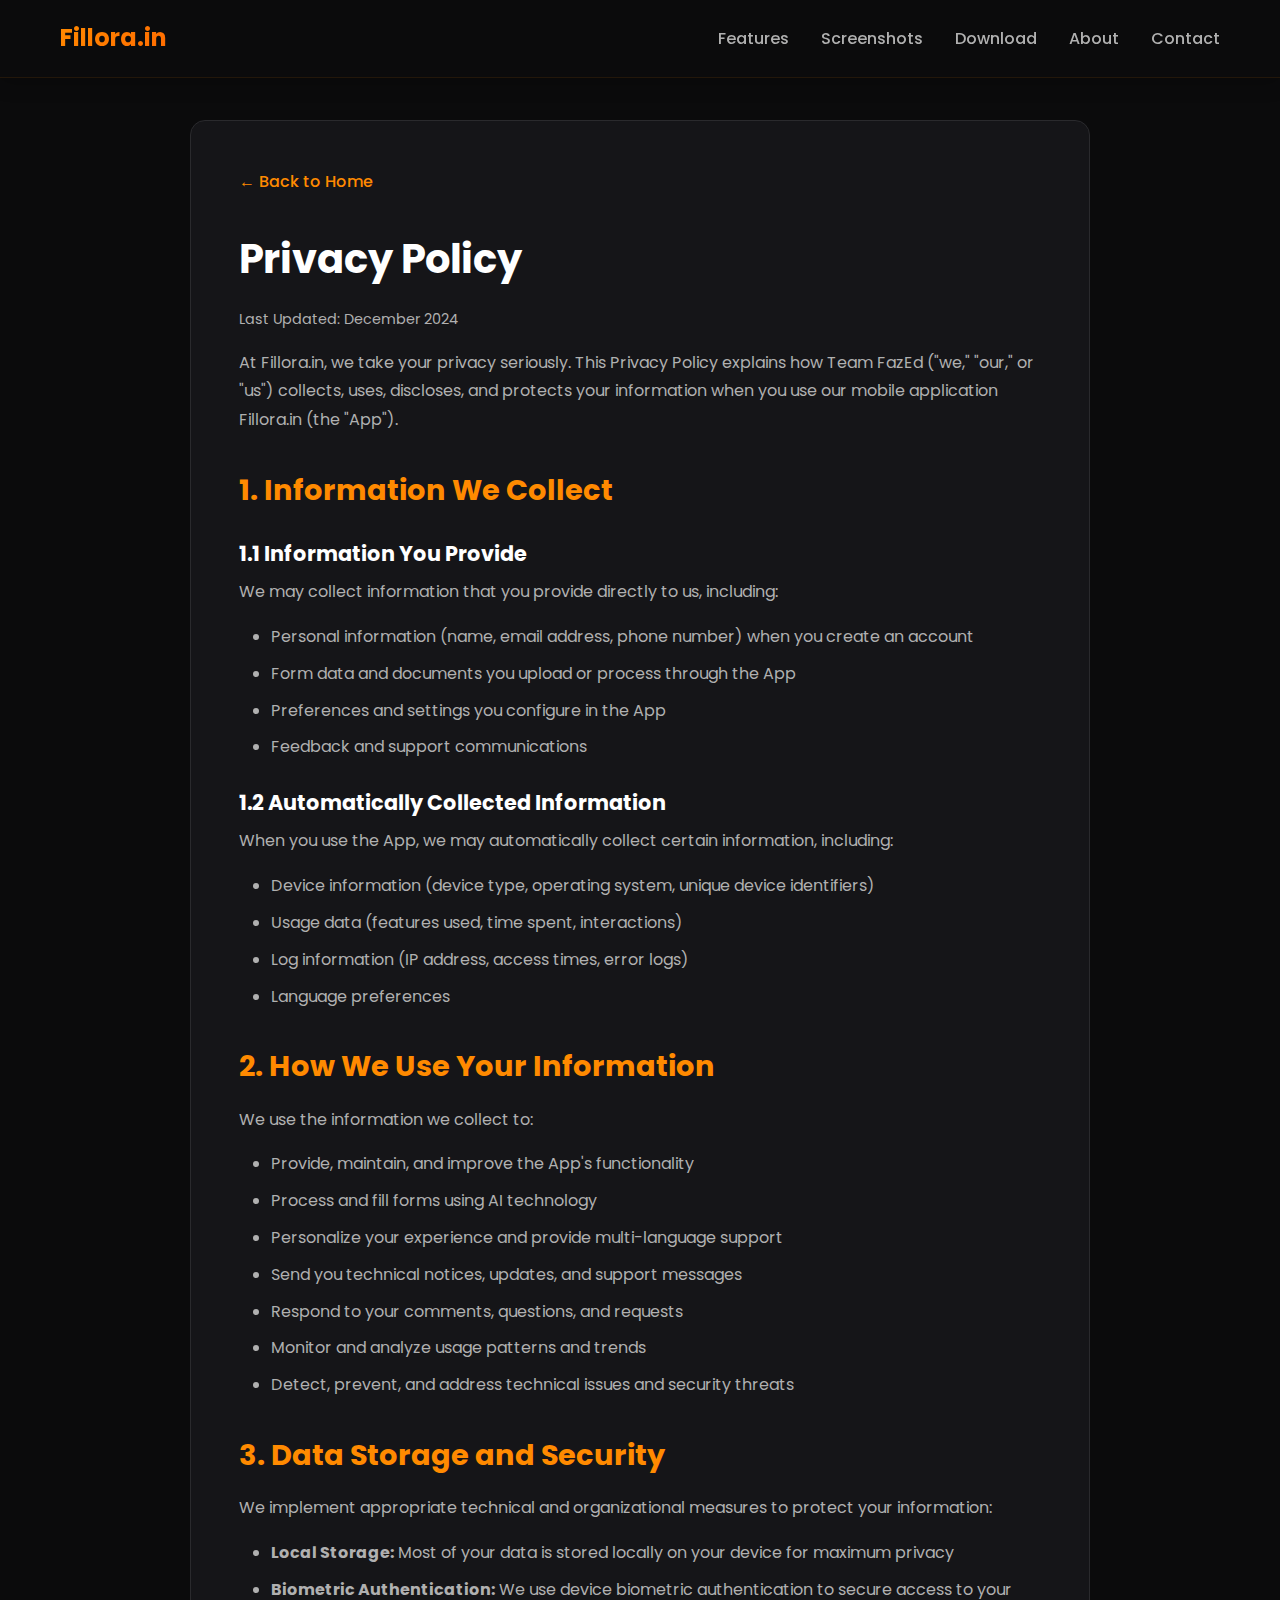
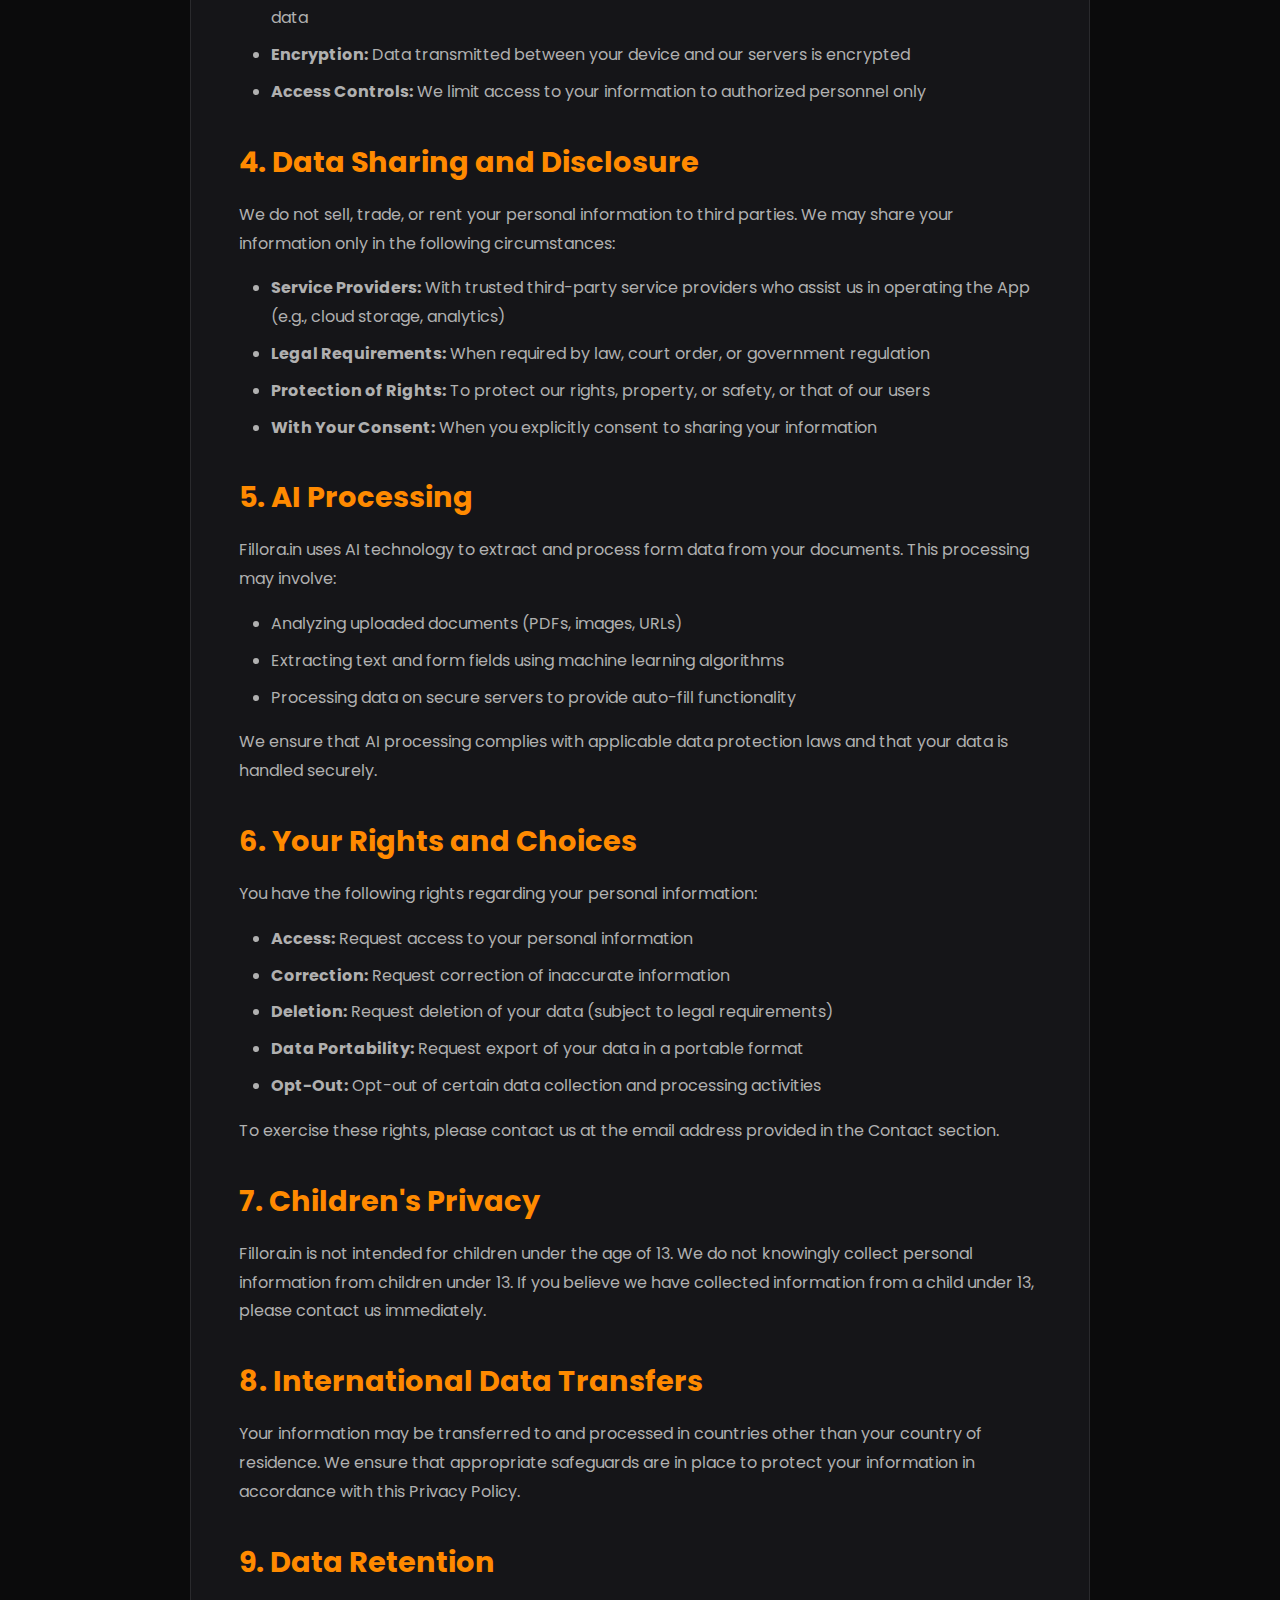
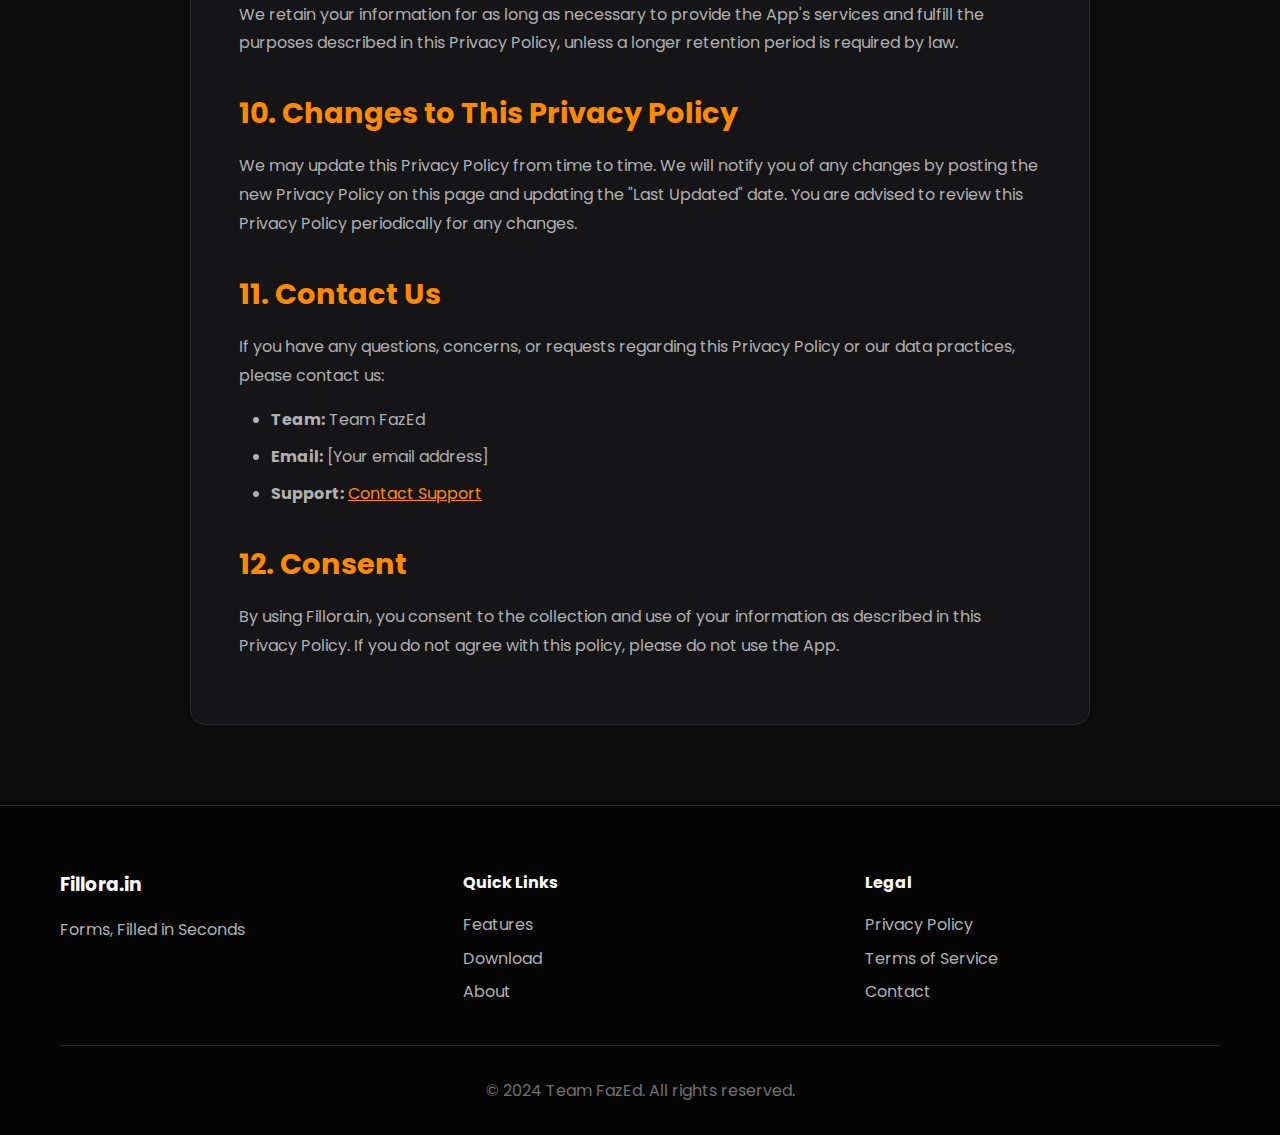
<file: Website/privacy.html>
<!DOCTYPE html>
<html lang="en">
<head>
    <meta charset="UTF-8">
    <meta name="viewport" content="width=device-width, initial-scale=1.0">
    <meta name="description" content="Privacy Policy for Fillora.in - Learn how we protect your data and privacy.">
    <title>Privacy Policy - Fillora.in</title>
    <link rel="preconnect" href="https://fonts.googleapis.com">
    <link rel="preconnect" href="https://fonts.gstatic.com" crossorigin>
    <link href="https://fonts.googleapis.com/css2?family=Poppins:wght@300;400;500;600;700&display=swap" rel="stylesheet">
    <link rel="stylesheet" href="styles.css">
    <style>
        .legal-page {
            padding: 120px 0 80px;
            min-height: 100vh;
        }
        .legal-content {
            max-width: 900px;
            margin: 0 auto;
            background: var(--bg-card);
            padding: 3rem;
            border-radius: 15px;
            border: 1px solid var(--border-color);
        }
        .legal-content h1 {
            font-size: 2.5rem;
            margin-bottom: 1rem;
            color: var(--text-primary);
        }
        .legal-content h2 {
            font-size: 1.8rem;
            margin-top: 2rem;
            margin-bottom: 1rem;
            color: var(--accent-orange);
        }
        .legal-content h3 {
            font-size: 1.3rem;
            margin-top: 1.5rem;
            margin-bottom: 0.5rem;
            color: var(--text-primary);
        }
        .legal-content p {
            color: var(--text-secondary);
            line-height: 1.8;
            margin-bottom: 1rem;
        }
        .legal-content ul, .legal-content ol {
            color: var(--text-secondary);
            line-height: 1.8;
            margin-bottom: 1rem;
            padding-left: 2rem;
        }
        .legal-content li {
            margin-bottom: 0.5rem;
        }
        .back-link {
            display: inline-block;
            margin-bottom: 2rem;
            color: var(--accent-orange);
            text-decoration: none;
            font-weight: 500;
        }
        .back-link:hover {
            text-decoration: underline;
        }
        .last-updated {
            color: var(--text-muted);
            font-size: 0.9rem;
            margin-bottom: 2rem;
        }
    </style>
</head>
<body>
    <nav class="navbar">
        <div class="container">
            <div class="nav-brand">
                <a href="index.html" style="text-decoration: none;">
                    <h1>Fillora.in</h1>
                </a>
            </div>
            <ul class="nav-menu">
                <li><a href="index.html#features">Features</a></li>
                <li><a href="index.html#screenshots">Screenshots</a></li>
                <li><a href="index.html#download">Download</a></li>
                <li><a href="index.html#about">About</a></li>
                <li><a href="contact.html">Contact</a></li>
            </ul>
            <button class="nav-toggle" aria-label="Toggle navigation">
                <span></span>
                <span></span>
                <span></span>
            </button>
        </div>
    </nav>

    <section class="legal-page">
        <div class="container">
            <div class="legal-content">
                <a href="index.html" class="back-link">← Back to Home</a>
                <h1>Privacy Policy</h1>
                <p class="last-updated">Last Updated: December 2024</p>

                <p>At Fillora.in, we take your privacy seriously. This Privacy Policy explains how Team FazEd ("we," "our," or "us") collects, uses, discloses, and protects your information when you use our mobile application Fillora.in (the "App").</p>

                <h2>1. Information We Collect</h2>
                
                <h3>1.1 Information You Provide</h3>
                <p>We may collect information that you provide directly to us, including:</p>
                <ul>
                    <li>Personal information (name, email address, phone number) when you create an account</li>
                    <li>Form data and documents you upload or process through the App</li>
                    <li>Preferences and settings you configure in the App</li>
                    <li>Feedback and support communications</li>
                </ul>

                <h3>1.2 Automatically Collected Information</h3>
                <p>When you use the App, we may automatically collect certain information, including:</p>
                <ul>
                    <li>Device information (device type, operating system, unique device identifiers)</li>
                    <li>Usage data (features used, time spent, interactions)</li>
                    <li>Log information (IP address, access times, error logs)</li>
                    <li>Language preferences</li>
                </ul>

                <h2>2. How We Use Your Information</h2>
                <p>We use the information we collect to:</p>
                <ul>
                    <li>Provide, maintain, and improve the App's functionality</li>
                    <li>Process and fill forms using AI technology</li>
                    <li>Personalize your experience and provide multi-language support</li>
                    <li>Send you technical notices, updates, and support messages</li>
                    <li>Respond to your comments, questions, and requests</li>
                    <li>Monitor and analyze usage patterns and trends</li>
                    <li>Detect, prevent, and address technical issues and security threats</li>
                </ul>

                <h2>3. Data Storage and Security</h2>
                <p>We implement appropriate technical and organizational measures to protect your information:</p>
                <ul>
                    <li><strong>Local Storage:</strong> Most of your data is stored locally on your device for maximum privacy</li>
                    <li><strong>Biometric Authentication:</strong> We use device biometric authentication to secure access to your data</li>
                    <li><strong>Encryption:</strong> Data transmitted between your device and our servers is encrypted</li>
                    <li><strong>Access Controls:</strong> We limit access to your information to authorized personnel only</li>
                </ul>

                <h2>4. Data Sharing and Disclosure</h2>
                <p>We do not sell, trade, or rent your personal information to third parties. We may share your information only in the following circumstances:</p>
                <ul>
                    <li><strong>Service Providers:</strong> With trusted third-party service providers who assist us in operating the App (e.g., cloud storage, analytics)</li>
                    <li><strong>Legal Requirements:</strong> When required by law, court order, or government regulation</li>
                    <li><strong>Protection of Rights:</strong> To protect our rights, property, or safety, or that of our users</li>
                    <li><strong>With Your Consent:</strong> When you explicitly consent to sharing your information</li>
                </ul>

                <h2>5. AI Processing</h2>
                <p>Fillora.in uses AI technology to extract and process form data from your documents. This processing may involve:</p>
                <ul>
                    <li>Analyzing uploaded documents (PDFs, images, URLs)</li>
                    <li>Extracting text and form fields using machine learning algorithms</li>
                    <li>Processing data on secure servers to provide auto-fill functionality</li>
                </ul>
                <p>We ensure that AI processing complies with applicable data protection laws and that your data is handled securely.</p>

                <h2>6. Your Rights and Choices</h2>
                <p>You have the following rights regarding your personal information:</p>
                <ul>
                    <li><strong>Access:</strong> Request access to your personal information</li>
                    <li><strong>Correction:</strong> Request correction of inaccurate information</li>
                    <li><strong>Deletion:</strong> Request deletion of your data (subject to legal requirements)</li>
                    <li><strong>Data Portability:</strong> Request export of your data in a portable format</li>
                    <li><strong>Opt-Out:</strong> Opt-out of certain data collection and processing activities</li>
                </ul>
                <p>To exercise these rights, please contact us at the email address provided in the Contact section.</p>

                <h2>7. Children's Privacy</h2>
                <p>Fillora.in is not intended for children under the age of 13. We do not knowingly collect personal information from children under 13. If you believe we have collected information from a child under 13, please contact us immediately.</p>

                <h2>8. International Data Transfers</h2>
                <p>Your information may be transferred to and processed in countries other than your country of residence. We ensure that appropriate safeguards are in place to protect your information in accordance with this Privacy Policy.</p>

                <h2>9. Data Retention</h2>
                <p>We retain your information for as long as necessary to provide the App's services and fulfill the purposes described in this Privacy Policy, unless a longer retention period is required by law.</p>

                <h2>10. Changes to This Privacy Policy</h2>
                <p>We may update this Privacy Policy from time to time. We will notify you of any changes by posting the new Privacy Policy on this page and updating the "Last Updated" date. You are advised to review this Privacy Policy periodically for any changes.</p>

                <h2>11. Contact Us</h2>
                <p>If you have any questions, concerns, or requests regarding this Privacy Policy or our data practices, please contact us:</p>
                <ul>
                    <li><strong>Team:</strong> Team FazEd</li>
                    <li><strong>Email:</strong> [Your email address]</li>
                    <li><strong>Support:</strong> <a href="contact.html" style="color: var(--accent-orange);">Contact Support</a></li>
                </ul>

                <h2>12. Consent</h2>
                <p>By using Fillora.in, you consent to the collection and use of your information as described in this Privacy Policy. If you do not agree with this policy, please do not use the App.</p>
            </div>
        </div>
    </section>

    <footer class="footer">
        <div class="container">
            <div class="footer-content">
                <div class="footer-section">
                    <h3>Fillora.in</h3>
                    <p>Forms, Filled in Seconds</p>
                </div>
                <div class="footer-section">
                    <h4>Quick Links</h4>
                    <ul>
                        <li><a href="index.html#features">Features</a></li>
                        <li><a href="index.html#download">Download</a></li>
                        <li><a href="index.html#about">About</a></li>
                    </ul>
                </div>
                <div class="footer-section">
                    <h4>Legal</h4>
                    <ul>
                        <li><a href="privacy.html">Privacy Policy</a></li>
                        <li><a href="terms.html">Terms of Service</a></li>
                        <li><a href="contact.html">Contact</a></li>
                    </ul>
                </div>
            </div>
            <div class="footer-bottom">
                <p>&copy; 2024 Team FazEd. All rights reserved.</p>
            </div>
        </div>
    </footer>

    <script src="script.js"></script>
</body>
</html>
</file>
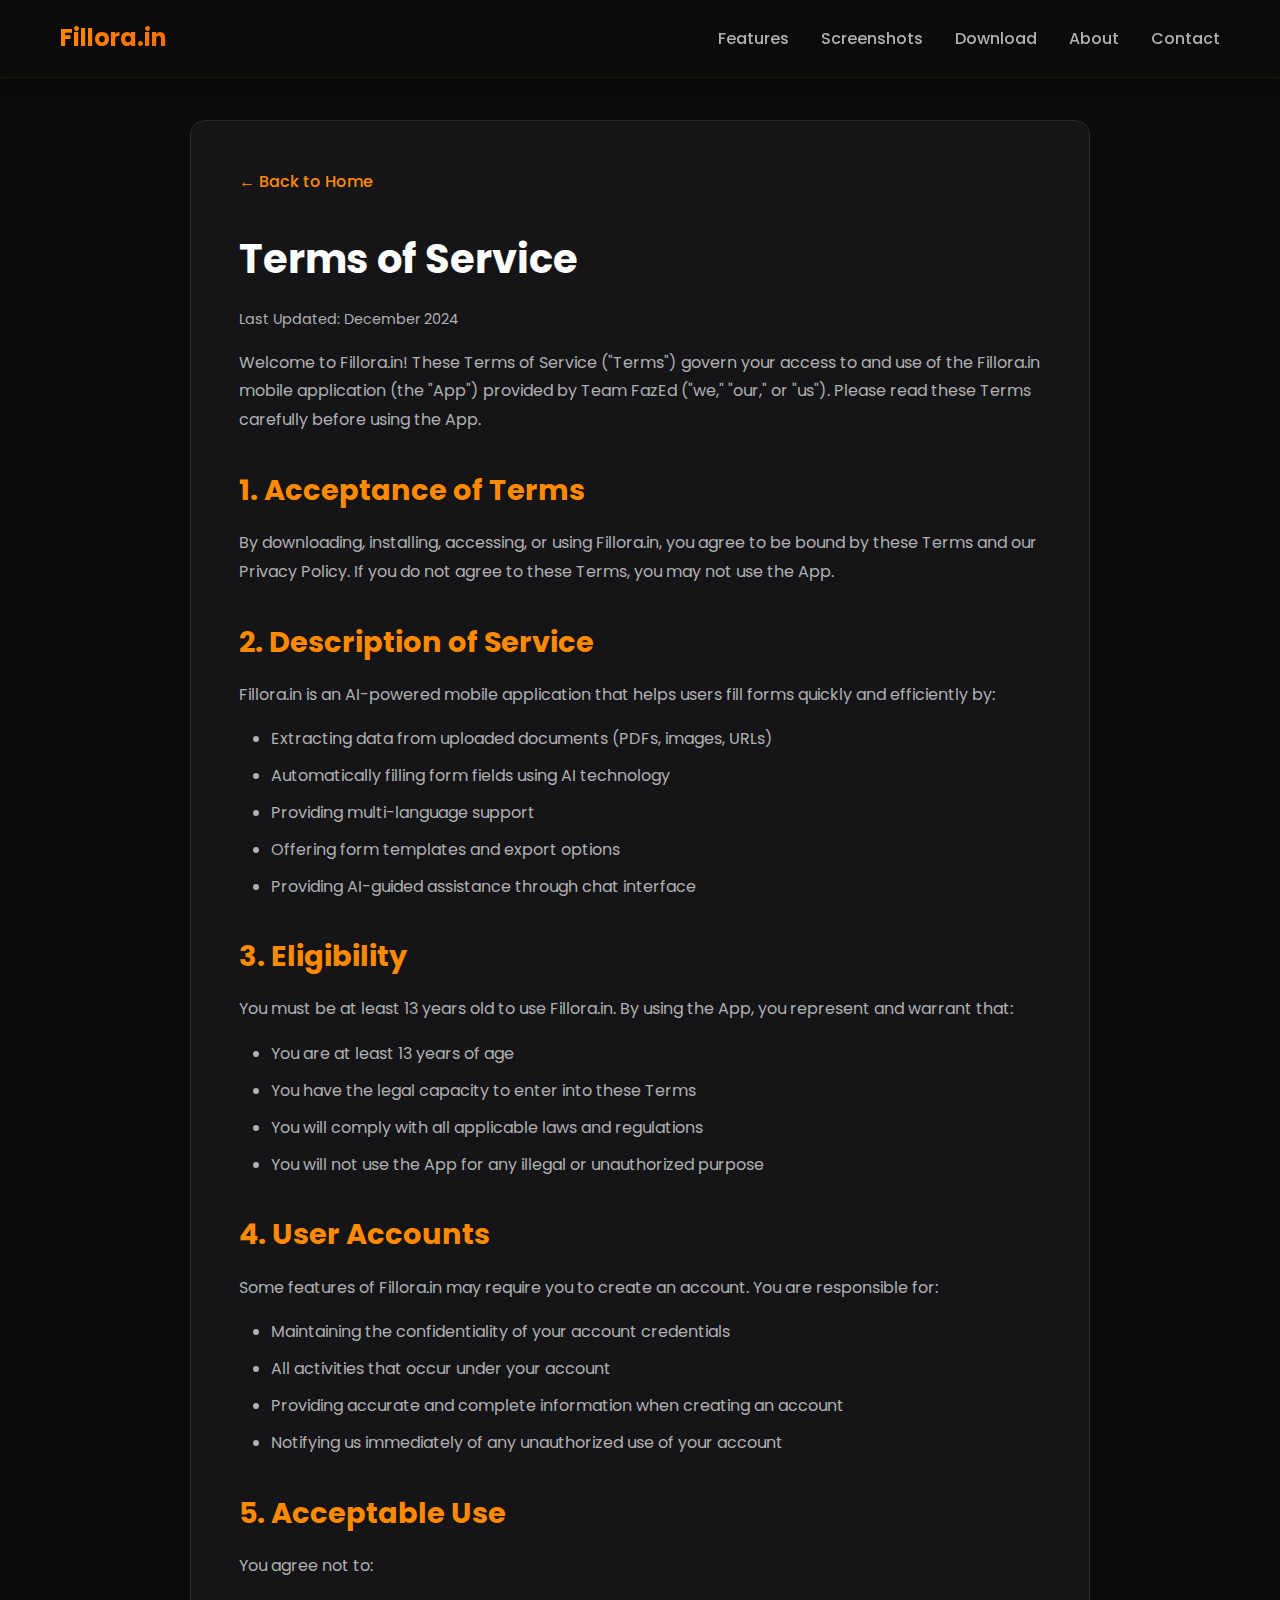
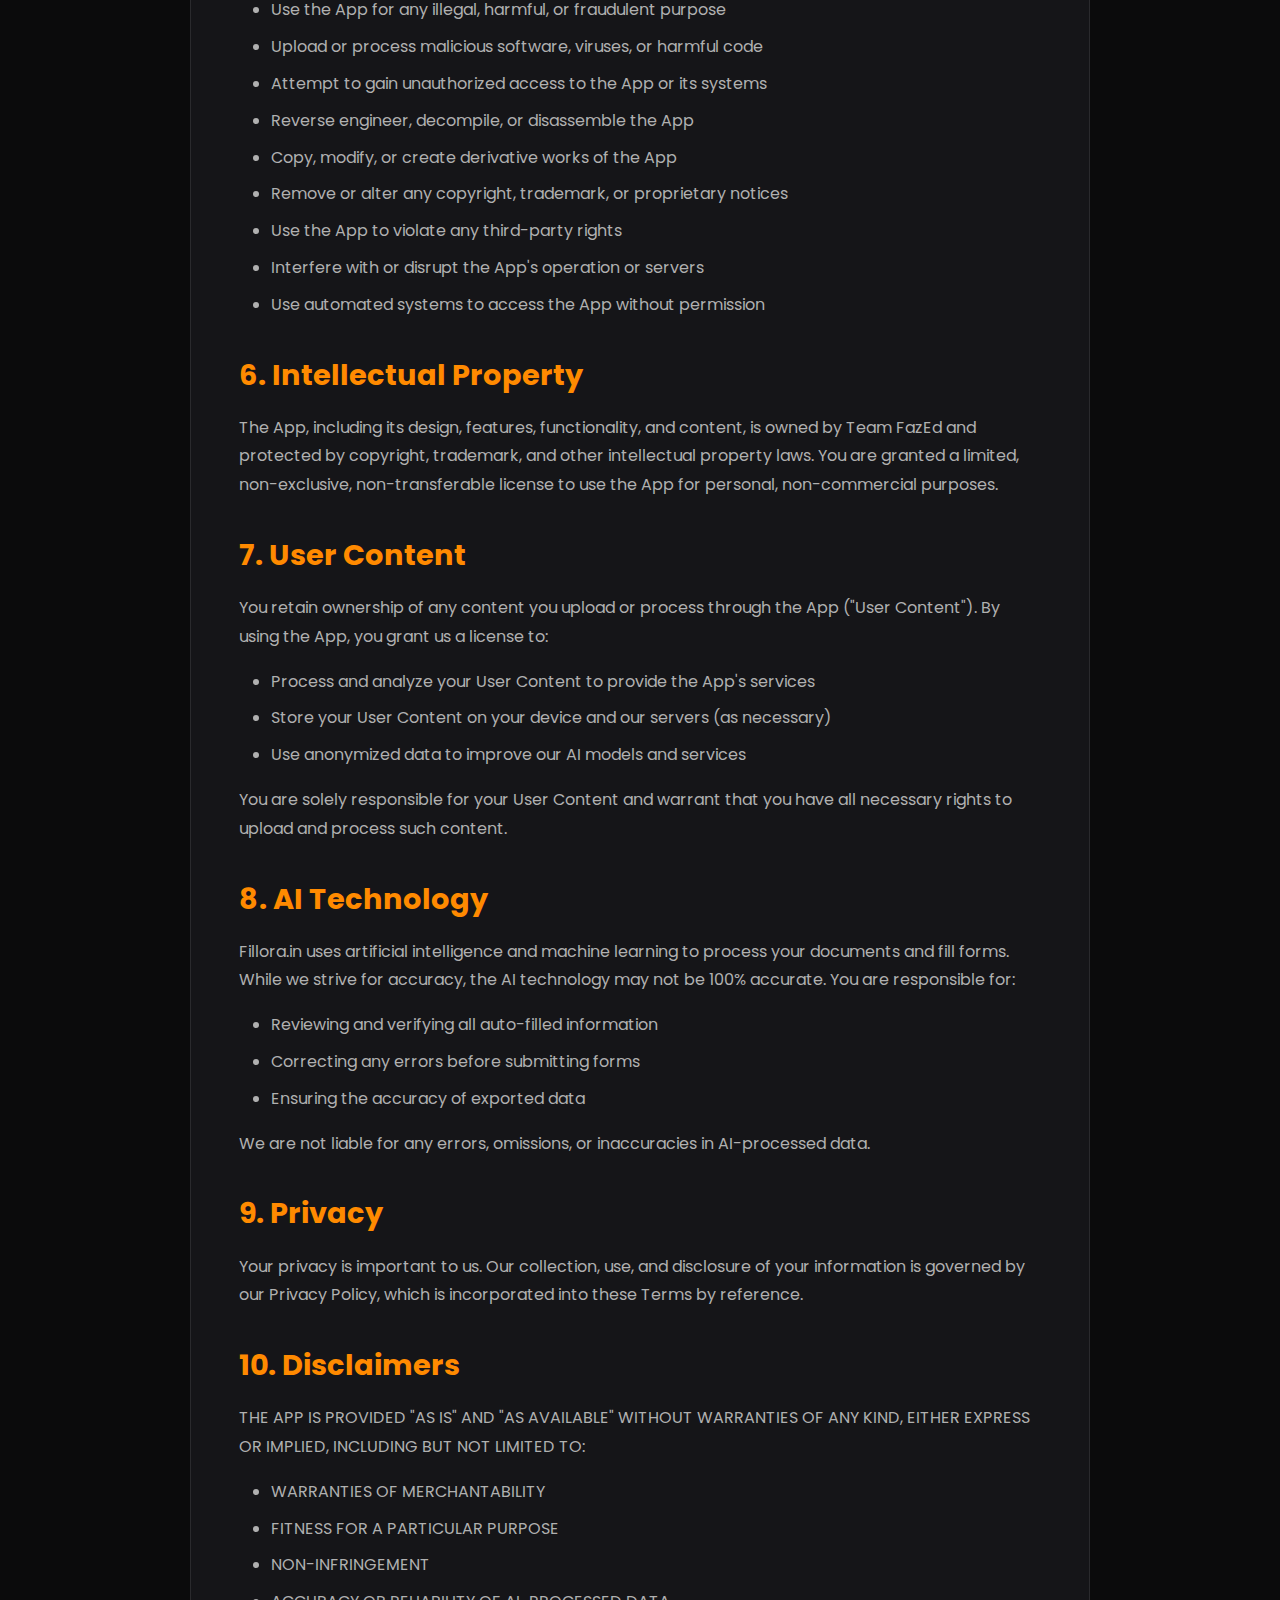
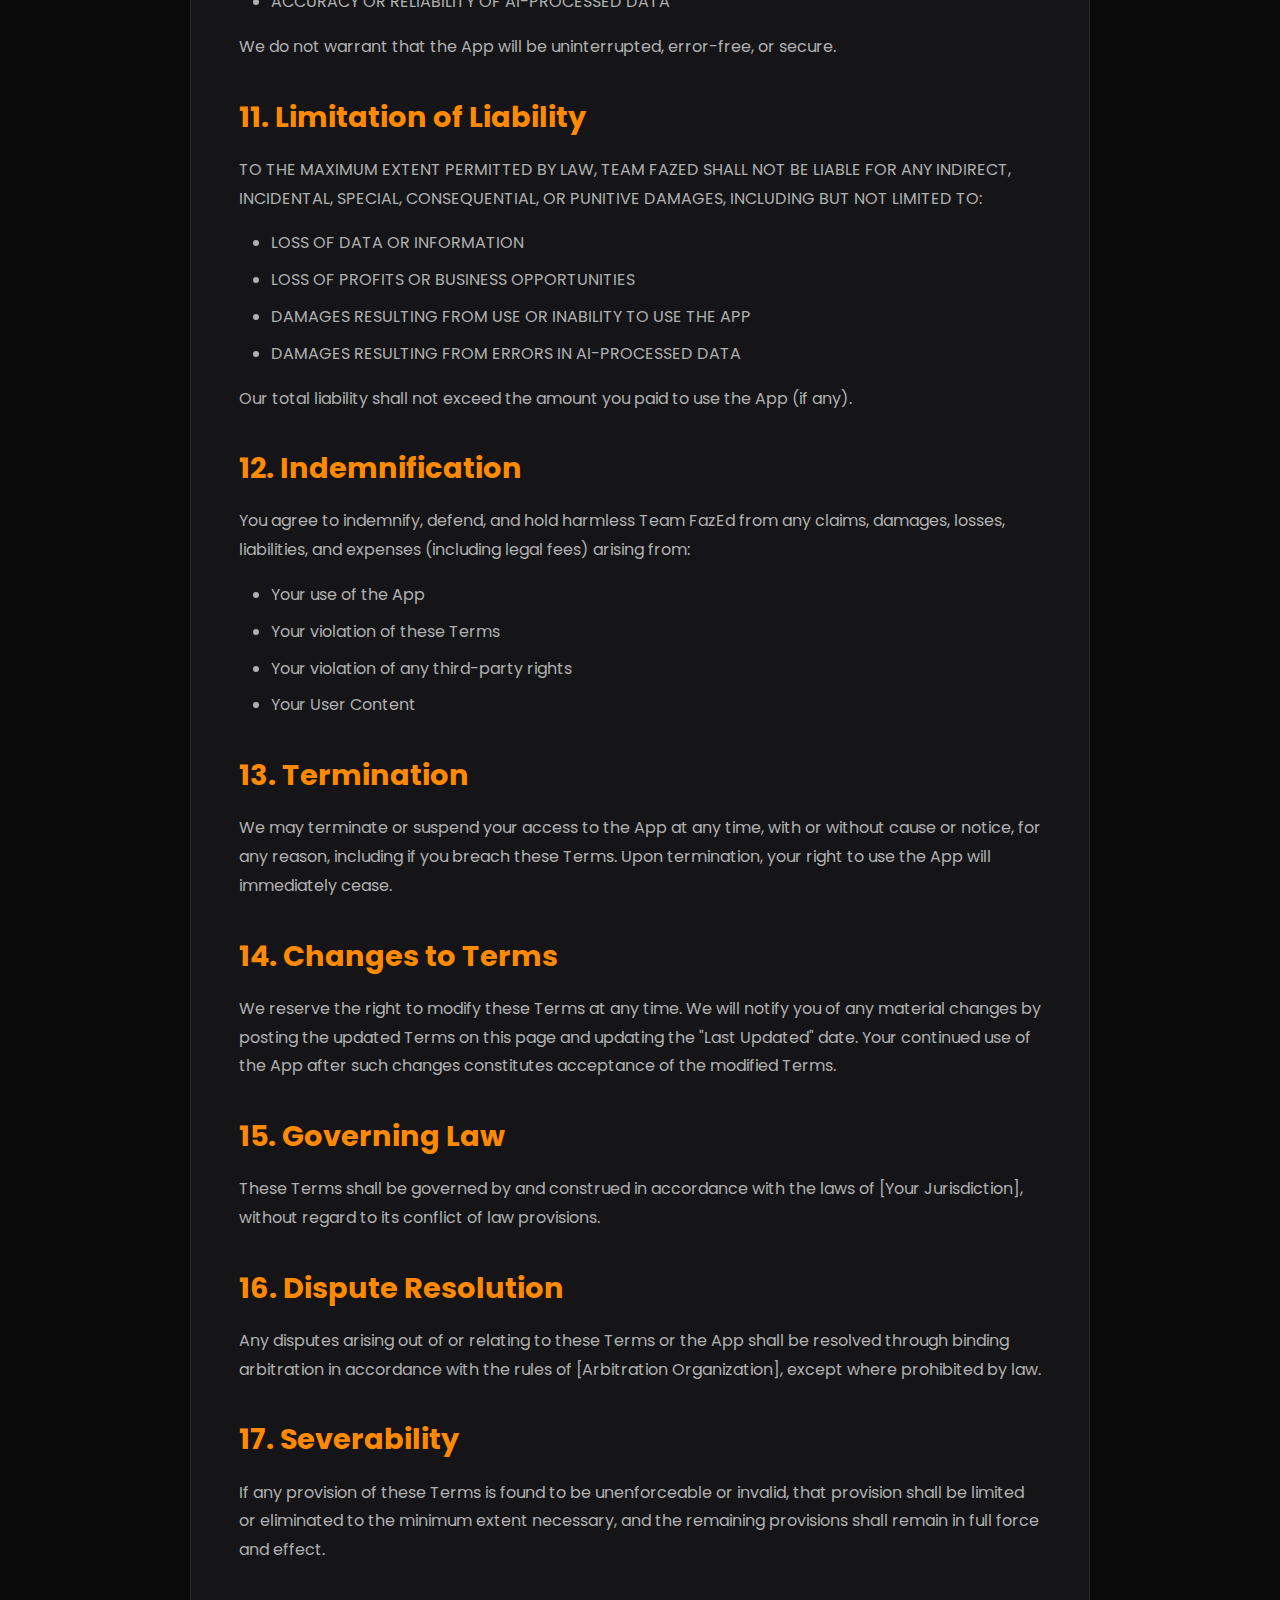
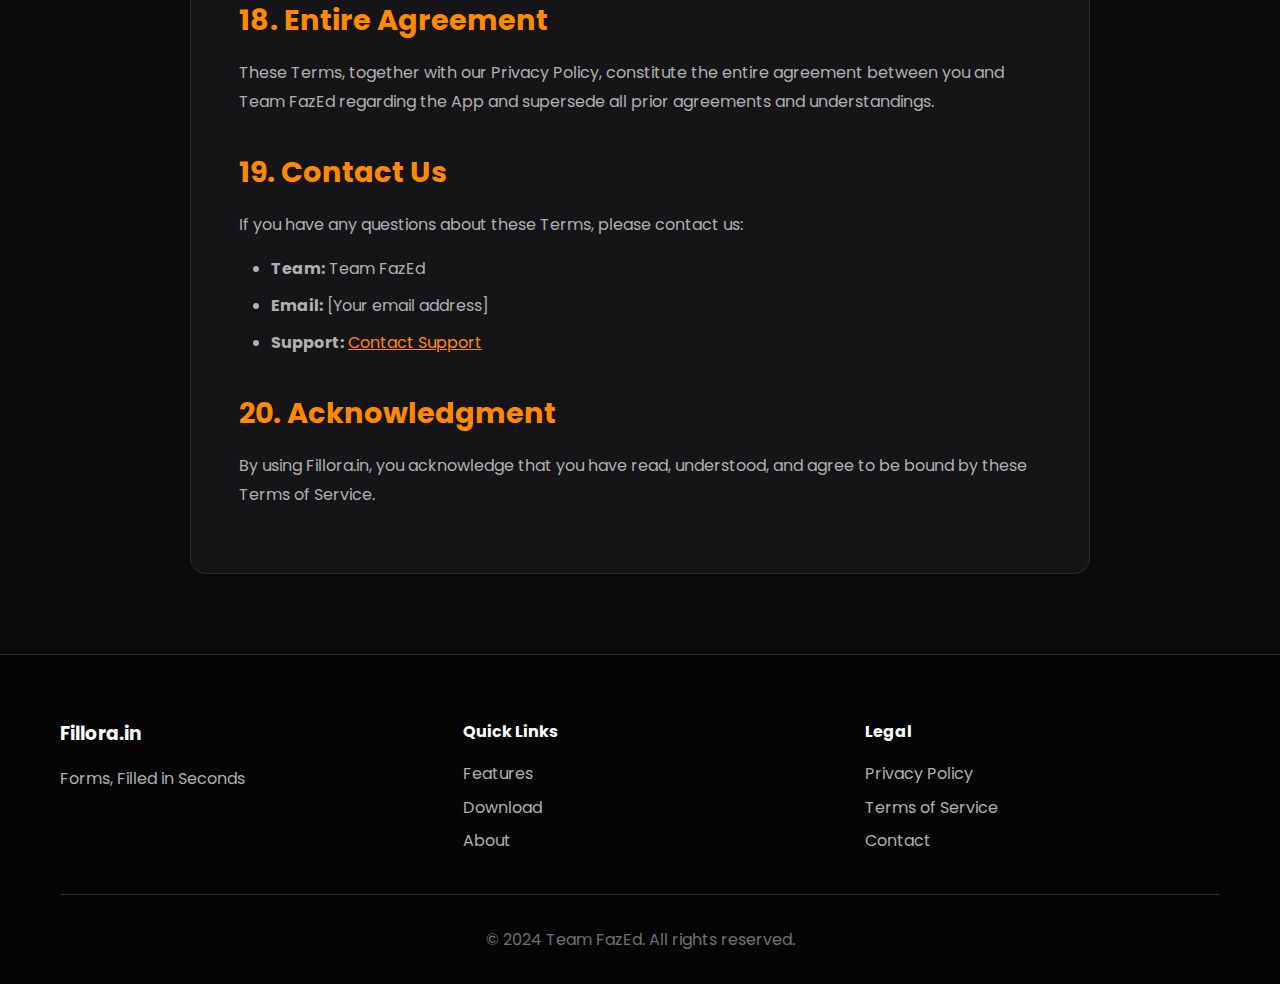
<file: Website/terms.html>
<!DOCTYPE html>
<html lang="en">
<head>
    <meta charset="UTF-8">
    <meta name="viewport" content="width=device-width, initial-scale=1.0">
    <meta name="description" content="Terms of Service for Fillora.in - Read our terms and conditions.">
    <title>Terms of Service - Fillora.in</title>
    <link rel="preconnect" href="https://fonts.googleapis.com">
    <link rel="preconnect" href="https://fonts.gstatic.com" crossorigin>
    <link href="https://fonts.googleapis.com/css2?family=Poppins:wght@300;400;500;600;700&display=swap" rel="stylesheet">
    <link rel="stylesheet" href="styles.css">
    <style>
        .legal-page {
            padding: 120px 0 80px;
            min-height: 100vh;
        }
        .legal-content {
            max-width: 900px;
            margin: 0 auto;
            background: var(--bg-card);
            padding: 3rem;
            border-radius: 15px;
            border: 1px solid var(--border-color);
        }
        .legal-content h1 {
            font-size: 2.5rem;
            margin-bottom: 1rem;
            color: var(--text-primary);
        }
        .legal-content h2 {
            font-size: 1.8rem;
            margin-top: 2rem;
            margin-bottom: 1rem;
            color: var(--accent-orange);
        }
        .legal-content h3 {
            font-size: 1.3rem;
            margin-top: 1.5rem;
            margin-bottom: 0.5rem;
            color: var(--text-primary);
        }
        .legal-content p {
            color: var(--text-secondary);
            line-height: 1.8;
            margin-bottom: 1rem;
        }
        .legal-content ul, .legal-content ol {
            color: var(--text-secondary);
            line-height: 1.8;
            margin-bottom: 1rem;
            padding-left: 2rem;
        }
        .legal-content li {
            margin-bottom: 0.5rem;
        }
        .back-link {
            display: inline-block;
            margin-bottom: 2rem;
            color: var(--accent-orange);
            text-decoration: none;
            font-weight: 500;
        }
        .back-link:hover {
            text-decoration: underline;
        }
        .last-updated {
            color: var(--text-muted);
            font-size: 0.9rem;
            margin-bottom: 2rem;
        }
    </style>
</head>
<body>
    <nav class="navbar">
        <div class="container">
            <div class="nav-brand">
                <a href="index.html" style="text-decoration: none;">
                    <h1>Fillora.in</h1>
                </a>
            </div>
            <ul class="nav-menu">
                <li><a href="index.html#features">Features</a></li>
                <li><a href="index.html#screenshots">Screenshots</a></li>
                <li><a href="index.html#download">Download</a></li>
                <li><a href="index.html#about">About</a></li>
                <li><a href="contact.html">Contact</a></li>
            </ul>
            <button class="nav-toggle" aria-label="Toggle navigation">
                <span></span>
                <span></span>
                <span></span>
            </button>
        </div>
    </nav>

    <section class="legal-page">
        <div class="container">
            <div class="legal-content">
                <a href="index.html" class="back-link">← Back to Home</a>
                <h1>Terms of Service</h1>
                <p class="last-updated">Last Updated: December 2024</p>

                <p>Welcome to Fillora.in! These Terms of Service ("Terms") govern your access to and use of the Fillora.in mobile application (the "App") provided by Team FazEd ("we," "our," or "us"). Please read these Terms carefully before using the App.</p>

                <h2>1. Acceptance of Terms</h2>
                <p>By downloading, installing, accessing, or using Fillora.in, you agree to be bound by these Terms and our Privacy Policy. If you do not agree to these Terms, you may not use the App.</p>

                <h2>2. Description of Service</h2>
                <p>Fillora.in is an AI-powered mobile application that helps users fill forms quickly and efficiently by:</p>
                <ul>
                    <li>Extracting data from uploaded documents (PDFs, images, URLs)</li>
                    <li>Automatically filling form fields using AI technology</li>
                    <li>Providing multi-language support</li>
                    <li>Offering form templates and export options</li>
                    <li>Providing AI-guided assistance through chat interface</li>
                </ul>

                <h2>3. Eligibility</h2>
                <p>You must be at least 13 years old to use Fillora.in. By using the App, you represent and warrant that:</p>
                <ul>
                    <li>You are at least 13 years of age</li>
                    <li>You have the legal capacity to enter into these Terms</li>
                    <li>You will comply with all applicable laws and regulations</li>
                    <li>You will not use the App for any illegal or unauthorized purpose</li>
                </ul>

                <h2>4. User Accounts</h2>
                <p>Some features of Fillora.in may require you to create an account. You are responsible for:</p>
                <ul>
                    <li>Maintaining the confidentiality of your account credentials</li>
                    <li>All activities that occur under your account</li>
                    <li>Providing accurate and complete information when creating an account</li>
                    <li>Notifying us immediately of any unauthorized use of your account</li>
                </ul>

                <h2>5. Acceptable Use</h2>
                <p>You agree not to:</p>
                <ul>
                    <li>Use the App for any illegal, harmful, or fraudulent purpose</li>
                    <li>Upload or process malicious software, viruses, or harmful code</li>
                    <li>Attempt to gain unauthorized access to the App or its systems</li>
                    <li>Reverse engineer, decompile, or disassemble the App</li>
                    <li>Copy, modify, or create derivative works of the App</li>
                    <li>Remove or alter any copyright, trademark, or proprietary notices</li>
                    <li>Use the App to violate any third-party rights</li>
                    <li>Interfere with or disrupt the App's operation or servers</li>
                    <li>Use automated systems to access the App without permission</li>
                </ul>

                <h2>6. Intellectual Property</h2>
                <p>The App, including its design, features, functionality, and content, is owned by Team FazEd and protected by copyright, trademark, and other intellectual property laws. You are granted a limited, non-exclusive, non-transferable license to use the App for personal, non-commercial purposes.</p>

                <h2>7. User Content</h2>
                <p>You retain ownership of any content you upload or process through the App ("User Content"). By using the App, you grant us a license to:</p>
                <ul>
                    <li>Process and analyze your User Content to provide the App's services</li>
                    <li>Store your User Content on your device and our servers (as necessary)</li>
                    <li>Use anonymized data to improve our AI models and services</li>
                </ul>
                <p>You are solely responsible for your User Content and warrant that you have all necessary rights to upload and process such content.</p>

                <h2>8. AI Technology</h2>
                <p>Fillora.in uses artificial intelligence and machine learning to process your documents and fill forms. While we strive for accuracy, the AI technology may not be 100% accurate. You are responsible for:</p>
                <ul>
                    <li>Reviewing and verifying all auto-filled information</li>
                    <li>Correcting any errors before submitting forms</li>
                    <li>Ensuring the accuracy of exported data</li>
                </ul>
                <p>We are not liable for any errors, omissions, or inaccuracies in AI-processed data.</p>

                <h2>9. Privacy</h2>
                <p>Your privacy is important to us. Our collection, use, and disclosure of your information is governed by our Privacy Policy, which is incorporated into these Terms by reference.</p>

                <h2>10. Disclaimers</h2>
                <p>THE APP IS PROVIDED "AS IS" AND "AS AVAILABLE" WITHOUT WARRANTIES OF ANY KIND, EITHER EXPRESS OR IMPLIED, INCLUDING BUT NOT LIMITED TO:</p>
                <ul>
                    <li>WARRANTIES OF MERCHANTABILITY</li>
                    <li>FITNESS FOR A PARTICULAR PURPOSE</li>
                    <li>NON-INFRINGEMENT</li>
                    <li>ACCURACY OR RELIABILITY OF AI-PROCESSED DATA</li>
                </ul>
                <p>We do not warrant that the App will be uninterrupted, error-free, or secure.</p>

                <h2>11. Limitation of Liability</h2>
                <p>TO THE MAXIMUM EXTENT PERMITTED BY LAW, TEAM FAZED SHALL NOT BE LIABLE FOR ANY INDIRECT, INCIDENTAL, SPECIAL, CONSEQUENTIAL, OR PUNITIVE DAMAGES, INCLUDING BUT NOT LIMITED TO:</p>
                <ul>
                    <li>LOSS OF DATA OR INFORMATION</li>
                    <li>LOSS OF PROFITS OR BUSINESS OPPORTUNITIES</li>
                    <li>DAMAGES RESULTING FROM USE OR INABILITY TO USE THE APP</li>
                    <li>DAMAGES RESULTING FROM ERRORS IN AI-PROCESSED DATA</li>
                </ul>
                <p>Our total liability shall not exceed the amount you paid to use the App (if any).</p>

                <h2>12. Indemnification</h2>
                <p>You agree to indemnify, defend, and hold harmless Team FazEd from any claims, damages, losses, liabilities, and expenses (including legal fees) arising from:</p>
                <ul>
                    <li>Your use of the App</li>
                    <li>Your violation of these Terms</li>
                    <li>Your violation of any third-party rights</li>
                    <li>Your User Content</li>
                </ul>

                <h2>13. Termination</h2>
                <p>We may terminate or suspend your access to the App at any time, with or without cause or notice, for any reason, including if you breach these Terms. Upon termination, your right to use the App will immediately cease.</p>

                <h2>14. Changes to Terms</h2>
                <p>We reserve the right to modify these Terms at any time. We will notify you of any material changes by posting the updated Terms on this page and updating the "Last Updated" date. Your continued use of the App after such changes constitutes acceptance of the modified Terms.</p>

                <h2>15. Governing Law</h2>
                <p>These Terms shall be governed by and construed in accordance with the laws of [Your Jurisdiction], without regard to its conflict of law provisions.</p>

                <h2>16. Dispute Resolution</h2>
                <p>Any disputes arising out of or relating to these Terms or the App shall be resolved through binding arbitration in accordance with the rules of [Arbitration Organization], except where prohibited by law.</p>

                <h2>17. Severability</h2>
                <p>If any provision of these Terms is found to be unenforceable or invalid, that provision shall be limited or eliminated to the minimum extent necessary, and the remaining provisions shall remain in full force and effect.</p>

                <h2>18. Entire Agreement</h2>
                <p>These Terms, together with our Privacy Policy, constitute the entire agreement between you and Team FazEd regarding the App and supersede all prior agreements and understandings.</p>

                <h2>19. Contact Us</h2>
                <p>If you have any questions about these Terms, please contact us:</p>
                <ul>
                    <li><strong>Team:</strong> Team FazEd</li>
                    <li><strong>Email:</strong> [Your email address]</li>
                    <li><strong>Support:</strong> <a href="contact.html" style="color: var(--accent-orange);">Contact Support</a></li>
                </ul>

                <h2>20. Acknowledgment</h2>
                <p>By using Fillora.in, you acknowledge that you have read, understood, and agree to be bound by these Terms of Service.</p>
            </div>
        </div>
    </section>

    <footer class="footer">
        <div class="container">
            <div class="footer-content">
                <div class="footer-section">
                    <h3>Fillora.in</h3>
                    <p>Forms, Filled in Seconds</p>
                </div>
                <div class="footer-section">
                    <h4>Quick Links</h4>
                    <ul>
                        <li><a href="index.html#features">Features</a></li>
                        <li><a href="index.html#download">Download</a></li>
                        <li><a href="index.html#about">About</a></li>
                    </ul>
                </div>
                <div class="footer-section">
                    <h4>Legal</h4>
                    <ul>
                        <li><a href="privacy.html">Privacy Policy</a></li>
                        <li><a href="terms.html">Terms of Service</a></li>
                        <li><a href="contact.html">Contact</a></li>
                    </ul>
                </div>
            </div>
            <div class="footer-bottom">
                <p>&copy; 2024 Team FazEd. All rights reserved.</p>
            </div>
        </div>
    </footer>

    <script src="script.js"></script>
</body>
</html>
</file>
<file: App/styles.css>
/* Reset and Base Styles */
* {
    margin: 0;
    padding: 0;
    box-sizing: border-box;
}

/* Modern Icon System */
.icon {
    width: 1em;
    height: 1em;
    display: inline-block;
    vertical-align: middle;
    stroke: currentColor;
    fill: none;
}

.icon-container {
    display: inline-flex;
    align-items: center;
    justify-content: center;
}

html {
    width: 100%;
    max-width: 100vw;
    overflow-x: hidden;
    background: var(--background);
    min-height: 100vh;
    -webkit-tap-highlight-color: transparent;
    touch-action: manipulation;
}

input, textarea, [contenteditable] {
    -webkit-user-select: text;
    user-select: text;
}

body {
    -webkit-overflow-scrolling: touch;
    overscroll-behavior-y: contain;
}

/* Prevent pull-to-refresh on mobile */
body.standalone {
    overscroll-behavior-y: none;
}

/* Theme System - Light Theme (Default) */
:root,
.theme-light {
    --primary-color: #4A90E2;
    --primary-dark: #357ABD;
    --secondary-color: #50C878;
    --accent-color: #FF6B6B;
    --background: #F5F7FA;
    --surface: #FFFFFF;
    --text-primary: #2C3E50;
    --text-secondary: #7F8C8D;
    --border-color: #E1E8ED;
    --shadow: 0 2px 8px rgba(0, 0, 0, 0.1);
    --shadow-lg: 0 4px 16px rgba(0, 0, 0, 0.15);
    --gradient-primary: linear-gradient(135deg, #667eea 0%, #764ba2 100%);
    --gradient-secondary: linear-gradient(135deg, #f093fb 0%, #f5576c 100%);
    --glass-bg: rgba(255, 255, 255, 0.8);
    --glass-border: rgba(255, 255, 255, 0.3);
    --status-success-bg: rgba(232, 245, 233, 0.8);
    --status-success-color: #2E7D32;
    --status-warning-bg: rgba(255, 243, 224, 0.8);
    --status-warning-color: #F57C00;
    --status-info-bg: rgba(227, 242, 253, 0.8);
    --status-info-color: #1976D2;
    --tip-bg: rgba(255, 249, 196, 0.9);
    --achievement-earned-bg: rgba(232, 245, 233, 0.6);
    --nav-active-border: #000000;
}

/* Dark Theme */
.theme-dark {
    --primary-color: #6C9BD2;
    --primary-dark: #5A8BC0;
    --secondary-color: #5DD9A3;
    --accent-color: #D4D4D8;
    --background: #121212;
    --surface: #1E1E1E;
    --text-primary: #E0E0E0;
    --text-secondary: #B0B0B0;
    --border-color: #2A2A2A;
    --shadow: 0 2px 8px rgba(0, 0, 0, 0.3);
    --shadow-lg: 0 4px 16px rgba(0, 0, 0, 0.5);
    --gradient-primary: linear-gradient(135deg, #7C8FEA 0%, #8B6AA2 100%);
    --gradient-secondary: linear-gradient(135deg, #F0A3FB 0%, #F5677C 100%);
    --glass-bg: rgba(30, 30, 30, 0.8);
    --glass-border: rgba(255, 255, 255, 0.1);
    --status-success-bg: rgba(46, 125, 50, 0.2);
    --status-success-color: #5DD9A3;
    --status-warning-bg: rgba(245, 124, 0, 0.2);
    --status-warning-color: #FFAB40;
    --status-info-bg: rgba(100, 181, 246, 0.2);
    --status-info-color: #90CAF9;
    --tip-bg: rgba(255, 193, 7, 0.2);
    --achievement-earned-bg: rgba(93, 217, 163, 0.2);
    --nav-active-border: #FFFFFF;
}

/* Blue Theme */
.theme-blue {
    --primary-color: #3B82F6;
    --primary-dark: #2563EB;
    --secondary-color: #60A5FA;
    --accent-color: #EF4444;
    --background: #EFF6FF;
    --surface: #FFFFFF;
    --text-primary: #1E3A8A;
    --text-secondary: #64748B;
    --border-color: #DBEAFE;
    --shadow: 0 2px 8px rgba(59, 130, 246, 0.2);
    --shadow-lg: 0 4px 16px rgba(59, 130, 246, 0.3);
    --gradient-primary: linear-gradient(135deg, #3B82F6 0%, #1E40AF 100%);
    --gradient-secondary: linear-gradient(135deg, #60A5FA 0%, #3B82F6 100%);
    --glass-bg: rgba(255, 255, 255, 0.9);
    --glass-border: rgba(59, 130, 246, 0.2);
    --status-success-bg: rgba(16, 185, 129, 0.15);
    --status-success-color: #059669;
    --status-warning-bg: rgba(245, 158, 11, 0.15);
    --status-warning-color: #D97706;
    --status-info-bg: rgba(59, 130, 246, 0.15);
    --status-info-color: #2563EB;
    --tip-bg: rgba(251, 191, 36, 0.15);
    --achievement-earned-bg: rgba(16, 185, 129, 0.15);
    --nav-active-border: #3B82F6;
}

/* Green Theme */
.theme-green {
    --primary-color: #10B981;
    --primary-dark: #059669;
    --secondary-color: #34D399;
    --accent-color: #F59E0B;
    --background: #F0FDF4;
    --surface: #FFFFFF;
    --text-primary: #065F46;
    --text-secondary: #6B7280;
    --border-color: #D1FAE5;
    --shadow: 0 2px 8px rgba(16, 185, 129, 0.2);
    --shadow-lg: 0 4px 16px rgba(16, 185, 129, 0.3);
    --gradient-primary: linear-gradient(135deg, #10B981 0%, #059669 100%);
    --gradient-secondary: linear-gradient(135deg, #34D399 0%, #10B981 100%);
    --glass-bg: rgba(255, 255, 255, 0.9);
    --glass-border: rgba(16, 185, 129, 0.2);
    --status-success-bg: rgba(16, 185, 129, 0.15);
    --status-success-color: #059669;
    --status-warning-bg: rgba(245, 158, 11, 0.15);
    --status-warning-color: #D97706;
    --status-info-bg: rgba(59, 130, 246, 0.15);
    --status-info-color: #2563EB;
    --tip-bg: rgba(16, 185, 129, 0.15);
    --achievement-earned-bg: rgba(16, 185, 129, 0.15);
    --nav-active-border: #10B981;
}

/* Purple Theme */
.theme-purple {
    --primary-color: #8B5CF6;
    --primary-dark: #7C3AED;
    --secondary-color: #A78BFA;
    --accent-color: #EC4899;
    --background: #F5F3FF;
    --surface: #FFFFFF;
    --text-primary: #5B21B6;
    --text-secondary: #6B7280;
    --border-color: #E9D5FF;
    --shadow: 0 2px 8px rgba(139, 92, 246, 0.2);
    --shadow-lg: 0 4px 16px rgba(139, 92, 246, 0.3);
    --gradient-primary: linear-gradient(135deg, #8B5CF6 0%, #7C3AED 100%);
    --gradient-secondary: linear-gradient(135deg, #A78BFA 0%, #8B5CF6 100%);
    --glass-bg: rgba(255, 255, 255, 0.9);
    --glass-border: rgba(139, 92, 246, 0.2);
    --status-success-bg: rgba(16, 185, 129, 0.15);
    --status-success-color: #059669;
    --status-warning-bg: rgba(245, 158, 11, 0.15);
    --status-warning-color: #D97706;
    --status-info-bg: rgba(139, 92, 246, 0.15);
    --status-info-color: #7C3AED;
    --tip-bg: rgba(139, 92, 246, 0.15);
    --achievement-earned-bg: rgba(16, 185, 129, 0.15);
    --nav-active-border: #8B5CF6;
}

/* Orange Theme */
.theme-orange {
    --primary-color: #F97316;
    --primary-dark: #EA580C;
    --secondary-color: #FB923C;
    --accent-color: #EF4444;
    --background: #FFF7ED;
    --surface: #FFFFFF;
    --text-primary: #9A3412;
    --text-secondary: #6B7280;
    --border-color: #FED7AA;
    --shadow: 0 2px 8px rgba(249, 115, 22, 0.2);
    --shadow-lg: 0 4px 16px rgba(249, 115, 22, 0.3);
    --gradient-primary: linear-gradient(135deg, #F97316 0%, #EA580C 100%);
    --gradient-secondary: linear-gradient(135deg, #FB923C 0%, #F97316 100%);
    --glass-bg: rgba(255, 255, 255, 0.9);
    --glass-border: rgba(249, 115, 22, 0.2);
    --status-success-bg: rgba(16, 185, 129, 0.15);
    --status-success-color: #059669;
    --status-warning-bg: rgba(245, 158, 11, 0.15);
    --status-warning-color: #D97706;
    --status-info-bg: rgba(249, 115, 22, 0.15);
    --status-info-color: #EA580C;
    --tip-bg: rgba(249, 115, 22, 0.15);
    --achievement-earned-bg: rgba(16, 185, 129, 0.15);
    --nav-active-border: #F97316;
}

/* Pink Theme */
.theme-pink {
    --primary-color: #EC4899;
    --primary-dark: #DB2777;
    --secondary-color: #F472B6;
    --accent-color: #F97316;
    --background: #FDF2F8;
    --surface: #FFFFFF;
    --text-primary: #831843;
    --text-secondary: #6B7280;
    --border-color: #FBCFE8;
    --shadow: 0 2px 8px rgba(236, 72, 153, 0.2);
    --shadow-lg: 0 4px 16px rgba(236, 72, 153, 0.3);
    --gradient-primary: linear-gradient(135deg, #EC4899 0%, #DB2777 100%);
    --gradient-secondary: linear-gradient(135deg, #F472B6 0%, #EC4899 100%);
    --glass-bg: rgba(255, 255, 255, 0.9);
    --glass-border: rgba(236, 72, 153, 0.2);
    --status-success-bg: rgba(16, 185, 129, 0.15);
    --status-success-color: #059669;
    --status-warning-bg: rgba(245, 158, 11, 0.15);
    --status-warning-color: #D97706;
    --status-info-bg: rgba(236, 72, 153, 0.15);
    --status-info-color: #DB2777;
    --tip-bg: rgba(236, 72, 153, 0.15);
    --achievement-earned-bg: rgba(16, 185, 129, 0.15);
    --nav-active-border: #EC4899;
}

body {
    font-family: -apple-system, BlinkMacSystemFont, 'Segoe UI', Roboto, Oxygen, Ubuntu, Cantarell, sans-serif;
    background: var(--background);
    color: var(--text-primary);
    line-height: 1.6;
    overflow-x: hidden;
    width: 100%;
    max-width: 100vw;
    box-sizing: border-box;
}

.container {
    max-width: 428px;
    margin: 0 auto;
    background: var(--background);
    min-height: 100vh;
    position: relative;
    padding-bottom: 100px;
    width: 100%;
    max-width: 100vw;
    box-sizing: border-box;
    overflow-x: hidden;
}

/* Screen Management */
.screen {
    display: none;
    padding: 28px 32px;
    width: 100%;
    box-sizing: border-box;
    overflow-x: hidden;
    background: var(--background);
}

.screen.active {
    display: block;
}

/* Onboarding Screen */
.onboarding-header {
    text-align: center;
    padding: 40px 0 30px;
}

.ai-character {
    position: relative;
    display: inline-block;
    margin-bottom: 20px;
}

.character-icon {
    font-size: 80px;
    animation: float 3s ease-in-out infinite;
    display: flex;
    align-items: center;
    justify-content: center;
}

.character-icon .icon {
    width: 80px;
    height: 80px;
}

.pulse-animation {
    position: absolute;
    top: 50%;
    left: 50%;
    transform: translate(-50%, -50%);
    width: 100px;
    height: 100px;
    border: 3px solid var(--primary-color);
    border-radius: 50%;
    animation: pulse 2s infinite;
}

@keyframes float {
    0%, 100% { transform: translateY(0px); }
    50% { transform: translateY(-10px); }
}

@keyframes pulse {
    0% { transform: translate(-50%, -50%) scale(1); opacity: 1; }
    100% { transform: translate(-50%, -50%) scale(1.5); opacity: 0; }
}

.main-title {
    font-size: 28px;
    font-weight: 700;
    margin-bottom: 10px;
    color: var(--text-primary);
}

.subtitle {
    font-size: 16px;
    color: var(--text-secondary);
    margin-bottom: 30px;
}

.stats-showcase {
    display: flex;
    justify-content: space-around;
    margin: 30px 0;
    padding: 20px;
    background: var(--surface);
    border-radius: 16px;
    box-shadow: var(--shadow);
}

.stat-item {
    text-align: center;
}

.stat-number {
    font-size: 24px;
    font-weight: 700;
    color: var(--primary-color);
    margin-bottom: 5px;
}

.stat-label {
    font-size: 12px;
    color: var(--text-secondary);
}

.feature-carousel {
    margin: 30px 0;
    min-height: 200px;
}

.carousel-item {
    text-align: center;
    padding: 30px 20px;
    display: none;
}

.carousel-item.active {
    display: block;
    animation: fadeIn 0.5s;
}

@keyframes fadeIn {
    from { opacity: 0; transform: translateY(10px); }
    to { opacity: 1; transform: translateY(0); }
}

.feature-icon {
    font-size: 48px;
    margin-bottom: 15px;
}

.feature-carousel h3 {
    font-size: 20px;
    margin-bottom: 10px;
    color: var(--text-primary);
}

.feature-carousel p {
    font-size: 14px;
    color: var(--text-secondary);
}

.carousel-dots {
    display: flex;
    justify-content: center;
    gap: 8px;
    margin: 20px 0;
}

.dot {
    width: 8px;
    height: 8px;
    border-radius: 50%;
    background: var(--border-color);
    cursor: pointer;
    transition: all 0.3s;
}

.dot.active {
    background: var(--primary-color);
    width: 24px;
    border-radius: 4px;
}

.language-selector {
    margin: 30px 0;
}

.language-selector label {
    display: block;
    font-size: 14px;
    font-weight: 600;
    margin-bottom: 10px;
    color: var(--text-primary);
}

.language-dropdown {
    width: 100%;
    padding: 12px 16px;
    border: 2px solid var(--border-color);
    border-radius: 12px;
    font-size: 16px;
    background: var(--surface);
    color: var(--text-primary);
    cursor: pointer;
    transition: border-color 0.3s;
}

.language-dropdown:focus {
    outline: none;
    border-color: var(--primary-color);
}

.trust-indicator {
    display: flex;
    align-items: center;
    justify-content: center;
    gap: 8px;
    padding: 15px;
    background: #E8F5E9;
    border-radius: 12px;
    margin: 20px 0;
    font-size: 14px;
    color: #2E7D32;
}

.cta-button {
    width: 100%;
    padding: 16px;
    background: var(--gradient-primary);
    color: white;
    border: none;
    border-radius: 12px;
    font-size: 16px;
    font-weight: 600;
    cursor: pointer;
    transition: transform 0.2s, box-shadow 0.2s;
    margin-top: 20px;
}

.cta-button:hover {
    transform: translateY(-2px);
    box-shadow: var(--shadow-lg);
}

.cta-button.primary {
    background: var(--gradient-primary);
}

.cta-button.full-width {
    width: 100%;
}

/* Dashboard */
.dashboard-header {
    display: flex;
    justify-content: space-between;
    align-items: flex-start;
    margin-bottom: 25px;
    padding: 20px 0;
    width: 100%;
    gap: 12px;
}

.header-content {
    flex: 1;
    min-width: 0;
}

.header-content h1 {
    font-size: 28px;
    font-weight: 700;
    margin-bottom: 5px;
    margin-top: 0;
}

.header-content p {
    font-size: 14px;
    color: var(--text-secondary);
    margin: 0;
}

.header-actions {
    display: flex;
    gap: 10px;
    flex-shrink: 0;
}

.icon-button {
    width: 40px;
    height: 40px;
    border: none;
    background: var(--surface);
    border-radius: 12px;
    font-size: 18px;
    cursor: pointer;
    box-shadow: var(--shadow);
    transition: transform 0.2s;
    display: flex;
    align-items: center;
    justify-content: center;
    color: var(--text-primary);
}

.icon-button .icon {
    width: 20px;
    height: 20px;
    stroke: var(--text-primary);
}

.icon-button:hover {
    transform: scale(1.1);
}

.quick-stats {
    display: flex;
    gap: 16px;
    margin-bottom: 30px;
    width: 100%;
}

.stat-card {
    flex: 1;
    display: flex;
    align-items: flex-start;
    gap: 12px;
    padding: 20px 16px;
    background: var(--surface);
    border-radius: 12px;
    box-shadow: var(--shadow);
    min-width: 0;
}

.stat-icon {
    font-size: 24px;
    flex-shrink: 0;
    display: flex;
    align-items: center;
    justify-content: center;
    width: 24px;
    height: 24px;
    margin-top: 2px;
}

.stat-icon .icon {
    width: 24px;
    height: 24px;
    stroke: var(--primary-color);
}

.stat-info {
    flex: 1;
    display: flex;
    flex-direction: column;
    justify-content: flex-start;
    min-width: 0;
    align-items: flex-start;
}

.stat-value {
    font-size: 20px;
    font-weight: 700;
    color: var(--text-primary);
    margin-bottom: 4px;
    margin-top: 0;
    line-height: 1.2;
    text-align: left;
}

.stat-text {
    font-size: 12px;
    color: var(--text-secondary);
    margin: 0;
    line-height: 1.3;
    text-align: left;
}

.quick-actions {
    margin-bottom: 25px;
    width: 100%;
}

.quick-actions h3 {
    font-size: 18px;
    margin-bottom: 15px;
    margin-top: 0;
    color: var(--text-primary);
    text-align: left;
}

.action-grid {
    display: grid;
    grid-template-columns: repeat(4, 1fr);
    gap: 10px;
    width: 100%;
}

.action-card {
    display: flex;
    flex-direction: column;
    align-items: center;
    justify-content: center;
    gap: 8px;
    padding: 20px 12px;
    background: var(--surface);
    border: 2px solid var(--border-color);
    border-radius: 12px;
    cursor: pointer;
    transition: all 0.3s;
    min-height: 100px;
}

.action-card .action-icon {
    background: transparent;
    border: 2px solid var(--primary-color);
    border-radius: 12px;
    padding: 12px;
    width: auto;
    height: auto;
}

.action-card .action-icon .icon {
    width: 28px;
    height: 28px;
    stroke: var(--primary-color);
}

.action-card:hover {
    border-color: var(--primary-color);
    transform: translateY(-2px);
    box-shadow: var(--shadow);
}

.action-icon {
    font-size: 28px;
    display: flex;
    align-items: center;
    justify-content: center;
    width: 28px;
    height: 28px;
}

.action-icon .icon {
    width: 28px;
    height: 28px;
}

.action-text {
    font-size: 12px;
    color: var(--text-primary);
    text-align: center;
    margin: 0;
    line-height: 1.3;
}

.ai-tip-card {
    display: flex;
    align-items: center;
    gap: 12px;
    padding: 20px;
    background: var(--surface);
    border-radius: 12px;
    margin-bottom: 30px;
    border: 1px solid var(--border-color);
    box-shadow: var(--shadow);
}

.tip-icon {
    font-size: 24px;
    display: flex;
    align-items: center;
    justify-content: center;
    width: 24px;
    height: 24px;
    flex-shrink: 0;
}

.tip-icon .icon {
    width: 24px;
    height: 24px;
    stroke: var(--primary-color);
}

.tip-content {
    flex: 1;
    font-size: 14px;
    color: var(--text-primary);
}

.recent-forms {
    margin-bottom: 30px;
    width: 100%;
}

.section-header {
    display: flex;
    justify-content: space-between;
    align-items: center;
    margin-bottom: 15px;
    width: 100%;
    gap: 12px;
}

.section-header h3 {
    font-size: 18px;
    color: var(--text-primary);
    margin: 0;
    flex: 1;
    text-align: left;
}

.text-button {
    background: none;
    border: none;
    color: var(--primary-color);
    font-size: 14px;
    font-weight: 600;
    cursor: pointer;
}

.form-card {
    background: var(--surface);
    border-radius: 12px;
    padding: 20px;
    margin-bottom: 16px;
    box-shadow: var(--shadow);
    cursor: pointer;
    transition: transform 0.2s, box-shadow 0.2s;
    width: 100%;
}

.form-card:hover {
    transform: translateY(-2px);
    box-shadow: var(--shadow-lg);
}

.form-card-header {
    display: flex;
    align-items: flex-start;
    gap: 12px;
    margin-bottom: 12px;
    width: 100%;
}

.form-icon {
    font-size: 24px;
    flex-shrink: 0;
    align-self: flex-start;
    margin-top: 2px;
    display: flex;
    align-items: center;
    justify-content: center;
    width: 24px;
    height: 24px;
}

.form-icon .icon {
    width: 24px;
    height: 24px;
}

.form-info {
    flex: 1;
    min-width: 0;
    display: flex;
    flex-direction: column;
    justify-content: center;
}

.form-info h4 {
    font-size: 16px;
    font-weight: 600;
    margin-bottom: 4px;
    margin-top: 0;
    color: var(--text-primary);
    text-align: left;
    line-height: 1.3;
}

.form-date {
    font-size: 12px;
    color: var(--text-secondary);
    margin: 0;
    line-height: 1.4;
}

.form-status {
    padding: 6px 12px;
    border-radius: 20px;
    font-size: 12px;
    font-weight: 600;
    white-space: nowrap;
    flex-shrink: 0;
    align-self: flex-start;
    margin-top: 2px;
    line-height: 1;
    display: flex;
    align-items: center;
}

.status-in-progress {
    background: var(--status-warning-bg);
    color: var(--status-warning-color);
}

.status-awaiting {
    background: var(--status-info-bg);
    color: var(--status-info-color);
}

.status-completed {
    background: var(--status-success-bg);
    color: var(--status-success-color);
}

.progress-bar {
    width: 100%;
    height: 6px;
    background: var(--border-color);
    border-radius: 3px;
    overflow: hidden;
    margin-top: 12px;
}

.progress-bar.small {
    height: 4px;
    margin: 8px 0;
}

.progress-fill {
    height: 100%;
    background: var(--gradient-primary);
    transition: width 0.3s;
}

.progress-fill.completed {
    background: var(--secondary-color);
}

.search-container {
    display: flex;
    gap: 10px;
    margin-bottom: 25px;
    width: 100%;
    align-items: center;
}

.search-input {
    flex: 1;
    padding: 12px 16px;
    border: 2px solid var(--border-color);
    border-radius: 12px;
    font-size: 14px;
    background: var(--surface);
    min-width: 0;
}

.search-input:focus {
    outline: none;
    border-color: var(--primary-color);
}

.search-button {
    width: 48px;
    height: 48px;
    border: none;
    background: var(--gradient-primary);
    color: white;
    border-radius: 12px;
    font-size: 18px;
    cursor: pointer;
    display: flex;
    align-items: center;
    justify-content: center;
    padding: 0;
}

.search-button .icon {
    width: 20px;
    height: 20px;
    stroke: white;
}

.fab {
    width: 48px;
    height: 48px;
    border: none;
    background: var(--primary-color);
    color: white;
    border-radius: 50%;
    font-size: 24px;
    font-weight: 300;
    cursor: pointer;
    box-shadow: var(--shadow);
    transition: transform 0.2s;
    display: flex;
    align-items: center;
    justify-content: center;
    padding: 0;
    flex-shrink: 0;
    margin-left: auto;
}

.fab .icon {
    width: 24px;
    height: 24px;
    stroke: white;
}

.fab:hover {
    transform: scale(1.05);
}

/* Bottom Navigation */
.bottom-nav {
    position: fixed;
    bottom: 16px;
    left: 50%;
    transform: translateX(-50%);
    width: calc(100% - 32px);
    max-width: calc(428px - 32px);
    display: flex;
    justify-content: space-between;
    align-items: center;
    background: var(--surface);
    border: 1px solid var(--border-color);
    border-radius: 24px;
    padding: 12px 20px;
    z-index: 1000;
    box-sizing: border-box;
    box-shadow: var(--shadow-lg);
    backdrop-filter: blur(10px);
    gap: 8px;
}

.nav-item {
    display: flex;
    flex-direction: column;
    align-items: center;
    gap: 4px;
    text-decoration: none;
    color: var(--text-secondary);
    padding: 8px 12px;
    border-radius: 12px;
    transition: all 0.3s;
    flex-shrink: 0;
}

.nav-item.active {
    color: var(--primary-color);
    background: transparent;
    border-radius: 12px;
    padding: 8px 12px;
    border: 2px solid var(--primary-color);
}

.nav-icon {
    font-size: 20px;
    display: flex;
    align-items: center;
    justify-content: center;
    width: 20px;
    height: 20px;
}

.nav-icon .icon {
    width: 20px;
    height: 20px;
}

.nav-label {
    font-size: 11px;
    font-weight: 500;
}

/* Page Header */
.page-header {
    display: flex;
    align-items: center;
    gap: 12px;
    margin-bottom: 24px;
    padding: 12px 0;
    width: 100%;
}

.back-button {
    width: 40px;
    height: 40px;
    min-width: 40px;
    border: none;
    background: var(--surface);
    border-radius: 12px;
    font-size: 20px;
    cursor: pointer;
    box-shadow: var(--shadow);
    transition: transform 0.2s;
    flex-shrink: 0;
    display: flex;
    align-items: center;
    justify-content: center;
    padding: 0;
}

.back-button .icon {
    width: 20px;
    height: 20px;
}

.back-button:hover {
    transform: scale(1.1);
}

.page-header h1 {
    font-size: 24px;
    font-weight: 700;
    color: var(--text-primary);
    flex: 1;
    margin: 0;
    text-align: left;
}

.header-text {
    margin-bottom: 30px;
    width: 100%;
}

.header-text h2 {
    font-size: 22px;
    margin-bottom: 8px;
    margin-top: 0;
    color: var(--text-primary);
    text-align: left;
}

.header-text p {
    font-size: 14px;
    color: var(--text-secondary);
    margin: 0;
    text-align: left;
}

/* Form Selection */
.upload-options {
    display: flex;
    flex-direction: column;
    gap: 16px;
    margin-bottom: 30px;
    width: 100%;
}

.upload-card {
    padding: 28px 24px;
    background: var(--surface);
    border: 2px solid var(--border-color);
    border-radius: 16px;
    cursor: pointer;
    transition: all 0.3s;
    width: 100%;
    box-sizing: border-box;
}

.upload-card:hover {
    border-color: var(--primary-color);
    box-shadow: var(--shadow);
    transform: translateY(-2px);
}

.upload-icon {
    font-size: 40px;
    margin-bottom: 12px;
    display: flex;
    align-items: center;
    justify-content: center;
    width: 40px;
    height: 40px;
}

.upload-icon .icon {
    width: 40px;
    height: 40px;
    stroke: var(--primary-color);
}

.upload-card h3 {
    font-size: 18px;
    margin-bottom: 8px;
    color: var(--text-primary);
}

.upload-card p {
    font-size: 14px;
    color: var(--text-secondary);
    margin-bottom: 12px;
}

.upload-specs {
    display: flex;
    gap: 12px;
    font-size: 12px;
    color: var(--text-secondary);
    margin-top: 12px;
}

.url-input-container {
    display: flex;
    gap: 8px;
    margin-top: 12px;
}

.url-input {
    flex: 1;
    padding: 10px 14px;
    border: 2px solid var(--border-color);
    border-radius: 8px;
    font-size: 14px;
}

.analyze-button {
    padding: 10px 20px;
    background: var(--primary-color);
    color: white;
    border: none;
    border-radius: 8px;
    font-size: 14px;
    font-weight: 600;
    cursor: pointer;
}

.template-count {
    font-size: 12px;
    color: var(--primary-color);
    font-weight: 600;
    margin-top: 12px;
}

.popular-forms {
    margin-bottom: 30px;
    width: 100%;
}

.popular-forms h3 {
    font-size: 18px;
    margin-bottom: 15px;
    margin-top: 0;
    color: var(--text-primary);
    text-align: left;
}

.forms-grid {
    display: grid;
    grid-template-columns: repeat(2, 1fr);
    gap: 12px;
    width: 100%;
}

.form-template-card {
    padding: 20px;
    background: var(--surface);
    border: 2px solid var(--border-color);
    border-radius: 12px;
    text-align: center;
    cursor: pointer;
    transition: all 0.3s;
    width: 100%;
    box-sizing: border-box;
}

.form-template-card:hover {
    border-color: var(--primary-color);
    transform: translateY(-2px);
}

.template-icon {
    font-size: 32px;
    margin-bottom: 10px;
    display: flex;
    align-items: center;
    justify-content: center;
    width: 32px;
    height: 32px;
}

.template-icon .icon {
    width: 32px;
    height: 32px;
    stroke: var(--primary-color);
}

.form-template-card h4 {
    font-size: 14px;
    margin-bottom: 8px;
    color: var(--text-primary);
}

.template-stats {
    display: flex;
    flex-direction: column;
    gap: 4px;
    font-size: 11px;
    color: var(--text-secondary);
}

.recent-uploads {
    margin-bottom: 30px;
    width: 100%;
}

.recent-uploads h3 {
    font-size: 18px;
    margin-bottom: 15px;
    margin-top: 0;
    color: var(--text-primary);
    text-align: left;
}

.upload-list {
    display: flex;
    flex-direction: column;
    gap: 12px;
    width: 100%;
}

.upload-item {
    display: flex;
    align-items: center;
    gap: 12px;
    padding: 20px;
    background: var(--surface);
    border-radius: 12px;
    box-shadow: var(--shadow);
    width: 100%;
    box-sizing: border-box;
}

.file-icon {
    font-size: 24px;
    flex-shrink: 0;
    display: flex;
    align-items: center;
    justify-content: center;
    width: 24px;
    height: 24px;
}

.file-icon .icon {
    width: 24px;
    height: 24px;
    stroke: var(--primary-color);
}

.file-info {
    flex: 1;
    min-width: 0;
}

.file-name {
    font-size: 14px;
    font-weight: 600;
    color: var(--text-primary);
    margin-bottom: 4px;
    margin-top: 0;
    text-align: left;
}

.file-meta {
    font-size: 12px;
    color: var(--text-secondary);
    display: flex;
    align-items: center;
    gap: 8px;
    flex-wrap: wrap;
}

.use-button {
    padding: 8px 16px;
    background: var(--primary-color);
    color: white;
    border: none;
    border-radius: 8px;
    font-size: 12px;
    font-weight: 600;
    cursor: pointer;
    flex-shrink: 0;
    white-space: nowrap;
}

/* Document Upload */
.document-stats {
    display: flex;
    gap: 12px;
    margin-bottom: 25px;
}

.stat-card-small {
    flex: 1;
    display: flex;
    align-items: center;
    gap: 12px;
    padding: 16px;
    background: var(--surface);
    border-radius: 12px;
    box-shadow: var(--shadow);
}

.upload-area {
    border: 3px dashed var(--border-color);
    border-radius: 16px;
    padding: 40px 20px;
    text-align: center;
    margin-bottom: 20px;
    cursor: pointer;
    transition: all 0.3s;
    background: #FAFAFA;
}

.upload-area:hover {
    border-color: var(--primary-color);
    background: #F0F7FF;
}

.upload-icon-large {
    font-size: 48px;
    margin-bottom: 16px;
    display: flex;
    align-items: center;
    justify-content: center;
    width: 48px;
    height: 48px;
}

.upload-icon-large .icon {
    width: 48px;
    height: 48px;
    stroke: var(--primary-color);
}

.upload-content h3 {
    font-size: 18px;
    margin-bottom: 8px;
    color: var(--text-primary);
}

.upload-content p {
    font-size: 14px;
    color: var(--text-secondary);
    margin-bottom: 12px;
}

.upload-hint {
    display: flex;
    justify-content: center;
    gap: 8px;
    font-size: 12px;
    color: var(--text-secondary);
    margin-top: 12px;
}

.camera-button {
    width: 100%;
    padding: 16px;
    background: var(--surface);
    border: 2px solid var(--primary-color);
    border-radius: 12px;
    display: flex;
    align-items: center;
    justify-content: center;
    gap: 8px;
    font-size: 16px;
    font-weight: 600;
    color: var(--primary-color);
    cursor: pointer;
    margin-bottom: 25px;
    transition: all 0.3s;
}

.camera-icon .icon {
    width: 20px;
    height: 20px;
    stroke: var(--primary-color);
}

.camera-button:hover {
    background: var(--primary-color);
    color: white;
}

.supported-docs {
    margin-bottom: 25px;
}

.supported-docs h4 {
    font-size: 14px;
    margin-bottom: 12px;
    color: var(--text-primary);
}

.doc-badges {
    display: flex;
    flex-wrap: wrap;
    gap: 8px;
}

.doc-badge {
    padding: 6px 12px;
    background: var(--status-info-bg);
    border-radius: 20px;
    font-size: 12px;
    color: var(--primary-color);
    border: 1px solid var(--border-color);
}

.uploaded-documents {
    margin-bottom: 25px;
}

.uploaded-documents h3 {
    font-size: 18px;
    margin-bottom: 15px;
}

.document-item {
    display: flex;
    align-items: flex-start;
    gap: 12px;
    padding: 20px;
    background: var(--surface);
    border-radius: 12px;
    box-shadow: var(--shadow);
    margin-bottom: 16px;
}

.doc-icon {
    font-size: 32px;
    flex-shrink: 0;
    display: flex;
    align-items: center;
    justify-content: center;
    width: 32px;
    height: 32px;
}

.doc-icon .icon {
    width: 32px;
    height: 32px;
    stroke: var(--primary-color);
}

.doc-info {
    flex: 1;
    min-width: 0;
}

.doc-name {
    font-size: 15px;
    font-weight: 600;
    color: var(--text-primary);
    margin-bottom: 6px;
    margin-top: 0;
    text-align: left;
}

.doc-meta {
    font-size: 12px;
    color: var(--text-secondary);
    margin-bottom: 8px;
    display: flex;
    gap: 8px;
    align-items: center;
    flex-wrap: wrap;
}

.extraction-preview {
    display: flex;
    flex-wrap: wrap;
    gap: 6px;
    margin-top: 8px;
}

.extracted-tag {
    padding: 4px 10px;
    background: var(--status-success-bg);
    border-radius: 12px;
    font-size: 11px;
    color: var(--status-success-color);
    border: 1px solid var(--border-color);
}

.processing-indicator {
    display: flex;
    align-items: center;
    gap: 8px;
    margin-top: 8px;
    font-size: 12px;
    color: var(--primary-color);
}

.spinner {
    width: 16px;
    height: 16px;
    border: 2px solid var(--border-color);
    border-top-color: var(--primary-color);
    border-radius: 50%;
    animation: spin 1s linear infinite;
}

@keyframes spin {
    to { transform: rotate(360deg); }
}

.doc-actions {
    display: flex;
    flex-direction: column;
    gap: 8px;
    flex-shrink: 0;
}

.action-btn-small {
    width: 32px;
    height: 32px;
    min-width: 32px;
    border: none;
    background: var(--surface);
    border-radius: 8px;
    font-size: 14px;
    cursor: pointer;
    box-shadow: var(--shadow);
    flex-shrink: 0;
}

.ai-preview-card {
    padding: 20px;
    background: var(--status-info-bg);
    border-radius: 12px;
    margin-bottom: 30px;
    border: 1px solid var(--border-color);
}

.preview-header {
    display: flex;
    align-items: center;
    gap: 8px;
    margin-bottom: 12px;
    font-size: 14px;
}

.ai-icon {
    font-size: 20px;
    display: flex;
    align-items: center;
    justify-content: center;
    width: 20px;
    height: 20px;
}

.ai-icon .icon {
    width: 20px;
    height: 20px;
    stroke: var(--primary-color);
}

.preview-content {
    display: flex;
    flex-direction: column;
    gap: 8px;
}

.preview-item {
    display: flex;
    justify-content: space-between;
    font-size: 13px;
}

.preview-label {
    font-weight: 600;
    color: var(--text-primary);
}

.preview-value {
    color: var(--primary-color);
    font-weight: 600;
}

/* Conversational Form */
.form-top-bar {
    display: flex;
    align-items: center;
    gap: 12px;
    margin-bottom: 20px;
    padding: 10px 0;
    width: 100%;
}

.form-title-group {
    flex: 1;
    min-width: 0;
}

.form-title-group h2 {
    font-size: 20px;
    margin-bottom: 4px;
    margin-top: 0;
    color: var(--text-primary);
    text-align: left;
}

.form-page-info {
    font-size: 12px;
    color: var(--text-secondary);
}

.top-bar-actions {
    display: flex;
    gap: 8px;
    align-items: center;
}

.ai-confidence-badge {
    display: flex;
    align-items: center;
    gap: 4px;
    padding: 6px 12px;
    background: var(--status-success-bg);
    border-radius: 20px;
    font-size: 12px;
    font-weight: 600;
    color: var(--status-success-color);
    border: 1px solid var(--border-color);
}

.progress-section {
    margin-bottom: 25px;
}

.progress-header {
    display: flex;
    justify-content: space-between;
    font-size: 12px;
    color: var(--text-secondary);
    margin-bottom: 8px;
}

.form-fields-section {
    margin-bottom: 25px;
    width: 100%;
}

.field-group {
    margin-bottom: 20px;
    width: 100%;
}

.field-label {
    display: flex;
    align-items: center;
    gap: 8px;
    font-size: 14px;
    font-weight: 600;
    color: var(--text-primary);
    margin-bottom: 8px;
}

.required {
    color: var(--accent-color);
}

.ai-filled-badge {
    padding: 2px 8px;
    background: var(--status-info-bg);
    border-radius: 12px;
    font-size: 10px;
    color: var(--primary-color);
    font-weight: 600;
    border: 1px solid var(--border-color);
}

.form-input,
.form-textarea {
    width: 100%;
    padding: 12px 16px;
    border: 2px solid var(--border-color);
    border-radius: 12px;
    font-size: 14px;
    font-family: inherit;
    transition: border-color 0.3s;
}

.form-input:focus,
.form-textarea:focus {
    outline: none;
    border-color: var(--primary-color);
}

.form-input.ai-filled {
    background: #E3F2FD;
    border-color: var(--primary-color);
}

.field-verification {
    display: flex;
    align-items: center;
    gap: 6px;
    margin-top: 6px;
    font-size: 12px;
    color: var(--secondary-color);
}

.verify-icon {
    color: var(--secondary-color);
}

.field-confidence {
    display: flex;
    flex-direction: column;
    gap: 4px;
    margin-top: 6px;
    font-size: 12px;
}

.confidence-indicator {
    font-weight: 600;
}

.confidence-indicator.low {
    color: #F57C00;
}

.field-hint {
    display: flex;
    align-items: center;
    gap: 6px;
    font-size: 12px;
    color: var(--text-secondary);
    margin-top: 6px;
}

.field-suggestion {
    display: flex;
    flex-direction: column;
    gap: 8px;
    margin-top: 8px;
    padding: 12px;
    background: #FFF9C4;
    border-radius: 8px;
    font-size: 12px;
}

.suggestion-button {
    padding: 6px 12px;
    background: var(--primary-color);
    color: white;
    border: none;
    border-radius: 6px;
    font-size: 12px;
    font-weight: 600;
    cursor: pointer;
    align-self: flex-start;
}

.chat-section {
    position: fixed;
    bottom: 80px;
    left: 50%;
    transform: translateX(-50%);
    width: 100%;
    max-width: 428px;
    background: var(--surface);
    border-top: 1px solid var(--border-color);
    border-radius: 20px 20px 0 0;
    box-shadow: 0 -4px 16px rgba(0, 0, 0, 0.1);
    max-height: 400px;
    display: flex;
    flex-direction: column;
}

.chat-header {
    padding: 12px 16px;
    border-bottom: 1px solid var(--border-color);
}

.ai-status {
    display: flex;
    align-items: center;
    gap: 8px;
    font-size: 14px;
    font-weight: 600;
    color: var(--text-primary);
}

.status-dot {
    width: 8px;
    height: 8px;
    border-radius: 50%;
    background: var(--border-color);
}

.status-dot.online {
    background: var(--secondary-color);
    animation: pulse-dot 2s infinite;
}

@keyframes pulse-dot {
    0%, 100% { opacity: 1; }
    50% { opacity: 0.5; }
}

.chat-messages {
    flex: 1;
    overflow-y: auto;
    padding: 16px;
    display: flex;
    flex-direction: column;
    gap: 12px;
}

.message {
    display: flex;
    gap: 8px;
    animation: messageSlide 0.3s;
}

@keyframes messageSlide {
    from {
        opacity: 0;
        transform: translateY(10px);
    }
    to {
        opacity: 1;
        transform: translateY(0);
    }
}

.message.user-message {
    flex-direction: row-reverse;
}

.message-avatar {
    width: 32px;
    height: 32px;
    border-radius: 50%;
    background: var(--primary-color);
    display: flex;
    align-items: center;
    justify-content: center;
    font-size: 16px;
    flex-shrink: 0;
}

.message-avatar .icon {
    width: 20px;
    height: 20px;
    stroke: white;
}

.message-content {
    flex: 1;
    max-width: 75%;
}

.message-bubble {
    padding: 12px 16px;
    border-radius: 16px;
    font-size: 14px;
    line-height: 1.5;
}

.ai-message .message-bubble {
    background: #F0F0F0;
    color: var(--text-primary);
    border-radius: 16px 16px 16px 4px;
}

.user-message .message-bubble {
    background: var(--gradient-primary);
    color: white;
    border-radius: 16px 16px 4px 16px;
}

.message-actions {
    display: flex;
    flex-wrap: wrap;
    gap: 6px;
    margin-top: 8px;
}

.quick-action {
    padding: 6px 12px;
    background: white;
    border: 1px solid var(--border-color);
    border-radius: 16px;
    font-size: 12px;
    cursor: pointer;
    transition: all 0.2s;
}

.quick-action:hover {
    background: var(--primary-color);
    color: white;
    border-color: var(--primary-color);
}

.message-time {
    font-size: 10px;
    color: var(--text-secondary);
    margin-top: 4px;
    text-align: right;
}

.user-message .message-time {
    text-align: left;
}

.typing-indicator {
    display: flex;
    gap: 4px;
    padding: 8px 0;
}

.typing-indicator span {
    width: 8px;
    height: 8px;
    border-radius: 50%;
    background: var(--text-secondary);
    animation: typing 1.4s infinite;
}

.typing-indicator span:nth-child(2) {
    animation-delay: 0.2s;
}

.typing-indicator span:nth-child(3) {
    animation-delay: 0.4s;
}

@keyframes typing {
    0%, 60%, 100% {
        transform: translateY(0);
        opacity: 0.5;
    }
    30% {
        transform: translateY(-10px);
        opacity: 1;
    }
}

.chat-input-container {
    display: flex;
    align-items: center;
    gap: 8px;
    padding: 12px 16px;
    border-top: 1px solid var(--border-color);
}

.chat-input-actions {
    display: flex;
    gap: 4px;
}

.chat-action-btn {
    width: 36px;
    height: 36px;
    border: none;
    background: var(--surface);
    border-radius: 8px;
    font-size: 16px;
    cursor: pointer;
    display: flex;
    align-items: center;
    justify-content: center;
}

.chat-action-btn .icon {
    width: 18px;
    height: 18px;
    stroke: var(--primary-color);
}

.chat-input {
    flex: 1;
    padding: 10px 14px;
    border: 2px solid var(--border-color);
    border-radius: 20px;
    font-size: 14px;
}

.voice-button,
.send-button {
    width: 36px;
    height: 36px;
    border: none;
    background: var(--primary-color);
    color: white;
    display: flex;
    align-items: center;
    justify-content: center;
}

.voice-button .icon,
.send-button .icon {
    width: 18px;
    height: 18px;
    stroke: white;
}

.voice-button {
    border-radius: 50%;
    font-size: 16px;
    cursor: pointer;
    display: flex;
    align-items: center;
    justify-content: center;
}

/* Review Screen */
.review-header {
    text-align: center;
    padding: 20px;
    margin-bottom: 25px;
    background: var(--gradient-primary);
    color: white;
    border-radius: 16px;
    width: 100%;
    box-sizing: border-box;
}

.review-header h1 {
    font-size: 24px;
    margin-bottom: 8px;
    margin-top: 0;
}

.review-header p {
    font-size: 14px;
    opacity: 0.9;
    margin: 0;
}

.completion-stats {
    display: flex;
    gap: 12px;
    margin-bottom: 25px;
    width: 100%;
}

.stat-item-large {
    flex: 1;
    display: flex;
    flex-direction: column;
    align-items: center;
    gap: 8px;
    padding: 24px 16px;
    background: var(--surface);
    border-radius: 12px;
    box-shadow: var(--shadow);
}

.stat-icon-large {
    font-size: 32px;
    display: flex;
    align-items: center;
    justify-content: center;
    width: 32px;
    height: 32px;
}

.stat-icon-large .icon {
    width: 32px;
    height: 32px;
    stroke: var(--primary-color);
}

.stat-value-large {
    font-size: 24px;
    font-weight: 700;
    color: var(--text-primary);
}

.stat-text-large {
    font-size: 11px;
    color: var(--text-secondary);
    text-align: center;
}

.validation-card {
    padding: 16px;
    background: var(--status-success-bg);
    border-radius: 12px;
    margin-bottom: 25px;
    border: 1px solid var(--border-color);
}

.validation-header {
    display: flex;
    align-items: center;
    gap: 8px;
    margin-bottom: 12px;
    font-size: 14px;
}

.validation-icon {
    color: var(--status-success-color);
    font-size: 18px;
}

.validation-details {
    display: flex;
    flex-direction: column;
    gap: 8px;
}

.validation-item {
    display: flex;
    align-items: center;
    gap: 8px;
    font-size: 13px;
    color: var(--text-primary);
}

.validation-item.warning {
    color: var(--status-warning-color);
}

.check-icon {
    color: var(--status-success-color);
}

.warning-icon {
    color: var(--status-warning-color);
}

.form-sections {
    margin-bottom: 25px;
    width: 100%;
}

.section-accordion {
    background: var(--surface);
    border-radius: 12px;
    margin-bottom: 16px;
    box-shadow: var(--shadow);
    overflow: hidden;
}

.accordion-header {
    display: flex;
    justify-content: space-between;
    align-items: center;
    padding: 20px;
    cursor: pointer;
    transition: background 0.2s;
    width: 100%;
    gap: 12px;
}

.accordion-header:hover {
    background: var(--background);
}

.section-info {
    display: flex;
    align-items: center;
    gap: 12px;
    flex: 1;
    min-width: 0;
}

.section-icon {
    font-size: 20px;
    flex-shrink: 0;
}

.section-title {
    font-size: 16px;
    font-weight: 600;
    color: var(--text-primary);
    margin: 0;
    flex: 1;
    text-align: left;
}

.section-count {
    font-size: 12px;
    color: var(--text-secondary);
    padding: 2px 8px;
    background: var(--border-color);
    border-radius: 12px;
    white-space: nowrap;
    flex-shrink: 0;
}

.accordion-arrow {
    font-size: 12px;
    color: var(--text-secondary);
    transition: transform 0.3s;
}

.accordion-content {
    padding: 0 20px 20px;
    display: none;
}

.accordion-content.active {
    display: block;
}

.review-field {
    padding: 16px 0;
    border-bottom: 1px solid var(--border-color);
    width: 100%;
}

.review-field:last-child {
    border-bottom: none;
}

.review-field label {
    display: block;
    font-size: 12px;
    color: var(--text-secondary);
    margin-bottom: 6px;
    margin-top: 0;
    text-align: left;
}

.field-value {
    display: flex;
    justify-content: space-between;
    align-items: center;
    font-size: 14px;
    color: var(--text-primary);
    gap: 8px;
}

.field-value.verified {
    color: var(--text-primary);
}

.field-value.warning {
    color: var(--status-warning-color);
}

.verify-badge {
    padding: 2px 8px;
    background: var(--status-success-bg);
    border-radius: 12px;
    font-size: 10px;
    color: var(--status-success-color);
    font-weight: 600;
    border: 1px solid var(--border-color);
}

.warning-badge {
    padding: 2px 8px;
    background: var(--status-warning-bg);
    border-radius: 12px;
    font-size: 10px;
    color: var(--status-warning-color);
    font-weight: 600;
    border: 1px solid var(--border-color);
}

.field-note {
    font-size: 11px;
    color: var(--text-secondary);
    margin-top: 4px;
}

.document-list {
    display: flex;
    flex-direction: column;
    gap: 8px;
}

.doc-item-review {
    display: flex;
    align-items: center;
    gap: 12px;
    padding: 10px;
    background: var(--surface);
    border: 1px solid var(--border-color);
    border-radius: 8px;
    font-size: 13px;
}

.status-badge {
    padding: 2px 8px;
    background: var(--status-success-bg);
    border-radius: 12px;
    font-size: 10px;
    color: var(--status-success-color);
    font-weight: 600;
    margin-left: auto;
    border: 1px solid var(--border-color);
}

.review-actions {
    display: flex;
    flex-direction: column;
    gap: 12px;
    margin-bottom: 25px;
}

.action-button {
    padding: 14px;
    border: none;
    border-radius: 12px;
    font-size: 16px;
    font-weight: 600;
    cursor: pointer;
    transition: all 0.3s;
    display: flex;
    align-items: center;
    justify-content: center;
    gap: 8px;
}

.action-button.primary {
    background: var(--gradient-primary);
    color: white;
}

.action-button.secondary {
    background: var(--surface);
    color: var(--text-primary);
    border: 2px solid var(--border-color);
}

.action-button:hover {
    transform: translateY(-2px);
    box-shadow: var(--shadow-lg);
}

.share-section {
    margin-bottom: 25px;
}

.share-section h4 {
    font-size: 16px;
    margin-bottom: 12px;
    color: var(--text-primary);
}

.share-buttons {
    display: grid;
    grid-template-columns: repeat(2, 1fr);
    gap: 10px;
}

.share-btn {
    padding: 12px;
    background: var(--surface);
    border: 2px solid var(--border-color);
    border-radius: 12px;
    font-size: 14px;
    cursor: pointer;
    transition: all 0.3s;
}

.share-btn:hover {
    border-color: var(--primary-color);
    transform: translateY(-2px);
}

/* Settings Screen */
.profile-card {
    display: flex;
    align-items: center;
    gap: 16px;
    padding: 24px;
    background: var(--surface);
    border-radius: 16px;
    box-shadow: var(--shadow);
    margin-bottom: 30px;
    width: 100%;
    box-sizing: border-box;
}

.profile-avatar {
    position: relative;
    flex-shrink: 0;
}

.avatar-circle {
    width: 64px;
    height: 64px;
    border-radius: 50%;
    background: var(--gradient-primary);
    color: white;
    display: flex;
    align-items: center;
    justify-content: center;
    font-size: 24px;
    font-weight: 700;
}

.edit-avatar-btn {
    position: absolute;
    bottom: 0;
    right: 0;
    width: 24px;
    height: 24px;
    border: 2px solid white;
    border-radius: 50%;
    background: var(--primary-color);
    color: white;
    font-size: 12px;
    display: flex;
    align-items: center;
    justify-content: center;
    padding: 0;
}

.edit-avatar-btn .icon {
    width: 12px;
    height: 12px;
    stroke: white;
}

.profile-info {
    flex: 1;
    min-width: 0;
}

.profile-info h3 {
    font-size: 18px;
    margin-bottom: 4px;
    margin-top: 0;
    color: var(--text-primary);
    text-align: left;
}

.profile-info p {
    font-size: 14px;
    color: var(--text-secondary);
    margin-bottom: 8px;
    margin-top: 0;
    text-align: left;
}

.profile-stats {
    display: flex;
    gap: 8px;
    font-size: 12px;
    color: var(--text-secondary);
    align-items: center;
    flex-wrap: wrap;
}

.activity-stats {
    margin-bottom: 25px;
    width: 100%;
}

.activity-stats h3 {
    font-size: 18px;
    margin-bottom: 15px;
    margin-top: 0;
    color: var(--text-primary);
    text-align: left;
}

.activity-grid {
    display: grid;
    grid-template-columns: repeat(4, 1fr);
    gap: 10px;
    width: 100%;
}

.activity-item {
    text-align: center;
    padding: 20px 12px;
    background: var(--surface);
    border-radius: 12px;
    box-shadow: var(--shadow);
}

.activity-icon {
    font-size: 24px;
    margin-bottom: 8px;
    display: flex;
    align-items: center;
    justify-content: center;
    width: 24px;
    height: 24px;
}

.activity-icon .icon {
    width: 24px;
    height: 24px;
}

.activity-value {
    font-size: 18px;
    font-weight: 700;
    color: var(--text-primary);
    margin-bottom: 4px;
}

.activity-label {
    font-size: 11px;
    color: var(--text-secondary);
}

.achievements-section {
    margin-bottom: 25px;
    width: 100%;
}

.achievements-section h3 {
    font-size: 18px;
    margin-bottom: 15px;
    margin-top: 0;
    color: var(--text-primary);
    text-align: left;
}

.achievements-grid {
    display: grid;
    grid-template-columns: repeat(4, 1fr);
    gap: 10px;
    width: 100%;
}

.achievement-badge {
    display: flex;
    flex-direction: column;
    align-items: center;
    gap: 6px;
    padding: 16px 8px;
    background: var(--surface);
    border: 2px solid var(--border-color);
    border-radius: 12px;
    opacity: 0.5;
}

.achievement-badge.earned {
    opacity: 1;
    border-color: var(--secondary-color);
    background: var(--achievement-earned-bg);
}

.badge-icon {
    font-size: 24px;
    display: flex;
    align-items: center;
    justify-content: center;
    width: 24px;
    height: 24px;
}

.badge-icon .icon {
    width: 24px;
    height: 24px;
}

.badge-name {
    font-size: 11px;
    text-align: center;
    color: var(--text-primary);
}

.settings-sections {
    margin-bottom: 25px;
    width: 100%;
}

.settings-section {
    margin-bottom: 30px;
    width: 100%;
}

.settings-section h3 {
    font-size: 18px;
    margin-bottom: 15px;
    margin-top: 0;
    color: var(--text-primary);
    text-align: left;
}

.settings-item {
    display: flex;
    align-items: center;
    gap: 12px;
    padding: 20px;
    background: var(--surface);
    border-radius: 12px;
    margin-bottom: 12px;
    box-shadow: var(--shadow);
    cursor: pointer;
    transition: transform 0.2s;
}

.settings-item:hover {
    transform: translateX(4px);
}

.settings-icon {
    font-size: 24px;
    display: flex;
    align-items: center;
    justify-content: center;
    width: 24px;
    height: 24px;
}

.settings-icon .icon {
    width: 24px;
    height: 24px;
}

.settings-content {
    flex: 1;
}

.settings-label {
    font-size: 15px;
    font-weight: 600;
    color: var(--text-primary);
    margin-bottom: 4px;
}

.settings-description {
    font-size: 12px;
    color: var(--text-secondary);
}

.settings-arrow {
    font-size: 20px;
    color: var(--text-secondary);
}

.toggle-switch {
    position: relative;
    width: 48px;
    height: 24px;
}

.toggle-switch input {
    opacity: 0;
    width: 0;
    height: 0;
}

.toggle-slider {
    position: absolute;
    cursor: pointer;
    top: 0;
    left: 0;
    right: 0;
    bottom: 0;
    background-color: var(--border-color);
    transition: 0.3s;
    border-radius: 24px;
}

.toggle-slider:before {
    position: absolute;
    content: "";
    height: 18px;
    width: 18px;
    left: 3px;
    bottom: 3px;
    background-color: white;
    transition: 0.3s;
    border-radius: 50%;
}

.toggle-switch input:checked + .toggle-slider {
    background-color: var(--primary-color);
}

.toggle-switch input:checked + .toggle-slider:before {
    transform: translateX(24px);
}

.privacy-stats-card {
    margin-top: 12px;
    padding: 20px;
    background: var(--surface);
    border-radius: 12px;
    display: flex;
    flex-direction: column;
    gap: 8px;
    border: 1px solid var(--border-color);
    box-shadow: var(--shadow);
}

.privacy-stat {
    display: flex;
    align-items: center;
    gap: 8px;
    font-size: 13px;
    color: var(--text-primary);
}

.privacy-stat .stat-icon {
    display: flex;
    align-items: center;
    justify-content: center;
    width: 16px;
    height: 16px;
}

.privacy-stat .stat-icon .icon {
    width: 16px;
    height: 16px;
}

.logout-button {
    width: 100%;
    padding: 16px;
    background: var(--surface);
    border: 2px solid var(--accent-color);
    border-radius: 12px;
    font-size: 16px;
    font-weight: 600;
    color: var(--accent-color);
    cursor: pointer;
    margin-bottom: 25px;
    transition: all 0.3s;
}

.logout-button:hover {
    background: var(--accent-color);
    color: white;
}

/* Templates Screen */
.category-filters {
    display: flex;
    gap: 8px;
    overflow-x: auto;
    margin-bottom: 25px;
    padding-bottom: 8px;
}

.filter-chip {
    padding: 8px 16px;
    background: var(--surface);
    border: 2px solid var(--border-color);
    border-radius: 20px;
    font-size: 14px;
    font-weight: 500;
    color: var(--text-primary);
    cursor: pointer;
    white-space: nowrap;
    transition: all 0.3s;
}

.filter-chip.active {
    background: var(--primary-color);
    color: white;
    border-color: var(--primary-color);
}

.featured-template {
    position: relative;
    padding: 24px;
    background: var(--gradient-primary);
    border-radius: 16px;
    margin-bottom: 30px;
    color: white;
}

.featured-badge {
    position: absolute;
    top: 12px;
    right: 12px;
    padding: 4px 12px;
    background: rgba(255, 255, 255, 0.2);
    border-radius: 20px;
    font-size: 11px;
    font-weight: 600;
}

.featured-content {
    display: flex;
    align-items: center;
    gap: 16px;
}

.featured-icon {
    font-size: 48px;
    display: flex;
    align-items: center;
    justify-content: center;
    width: 48px;
    height: 48px;
}

.featured-icon .icon {
    width: 48px;
    height: 48px;
}

.featured-info {
    flex: 1;
}

.featured-info h3 {
    font-size: 20px;
    margin-bottom: 6px;
}

.featured-info p {
    font-size: 13px;
    opacity: 0.9;
    margin-bottom: 8px;
}

.featured-rating {
    display: flex;
    align-items: center;
    gap: 8px;
    font-size: 12px;
}

.featured-use-btn {
    padding: 10px 20px;
    background: white;
    color: var(--primary-color);
    border: none;
    border-radius: 12px;
    font-size: 14px;
    font-weight: 600;
    cursor: pointer;
}

.template-library {
    margin-bottom: 25px;
    width: 100%;
}

.template-library h3 {
    font-size: 18px;
    margin-bottom: 15px;
    margin-top: 0;
    color: var(--text-primary);
    text-align: left;
}

.template-card {
    padding: 24px;
    background: var(--surface);
    border-radius: 12px;
    box-shadow: var(--shadow);
    margin-bottom: 20px;
    cursor: pointer;
    transition: transform 0.2s, box-shadow 0.2s;
    width: 100%;
    box-sizing: border-box;
}

.template-card:hover {
    transform: translateY(-2px);
    box-shadow: var(--shadow-lg);
}

.template-header {
    display: flex;
    align-items: center;
    gap: 12px;
    margin-bottom: 12px;
    width: 100%;
}

.template-icon {
    font-size: 32px;
    flex-shrink: 0;
    display: flex;
    align-items: center;
    justify-content: center;
    width: 32px;
    height: 32px;
}

.template-icon .icon {
    width: 32px;
    height: 32px;
}

.template-info {
    flex: 1;
    min-width: 0;
}

.template-info h4 {
    font-size: 16px;
    font-weight: 600;
    margin-bottom: 6px;
    margin-top: 0;
    color: var(--text-primary);
    text-align: left;
}

.template-meta {
    display: flex;
    gap: 8px;
    font-size: 12px;
    color: var(--text-secondary);
    align-items: center;
    flex-wrap: wrap;
}

.template-description {
    font-size: 13px;
    color: var(--text-secondary);
    margin-bottom: 12px;
    line-height: 1.5;
}

.template-features {
    display: flex;
    flex-wrap: wrap;
    gap: 6px;
    margin-bottom: 12px;
}

.feature-tag {
    padding: 4px 10px;
    background: var(--tip-bg, rgba(74, 144, 226, 0.1));
    border-radius: 12px;
    font-size: 11px;
    color: var(--primary-color);
    border: 1px solid var(--border-color);
}

.template-use-btn {
    width: 100%;
    padding: 12px;
    background: var(--primary-color);
    color: white;
    border: none;
    border-radius: 8px;
    font-size: 14px;
    font-weight: 600;
    cursor: pointer;
    transition: background 0.3s;
}

.template-use-btn:hover {
    background: var(--primary-dark);
}

.load-more-btn {
    width: 100%;
    padding: 14px;
    background: var(--surface);
    border: 2px solid var(--border-color);
    border-radius: 12px;
    font-size: 14px;
    font-weight: 600;
    color: var(--text-primary);
    cursor: pointer;
    margin-bottom: 25px;
    transition: all 0.3s;
}

.load-more-btn:hover {
    border-color: var(--primary-color);
    color: var(--primary-color);
}

/* History Screen */
.history-stats {
    display: flex;
    gap: 12px;
    margin-bottom: 25px;
    width: 100%;
}

.history-stat-card {
    flex: 1;
    display: flex;
    flex-direction: column;
    align-items: center;
    gap: 8px;
    padding: 20px 12px;
    background: var(--surface);
    border-radius: 12px;
    box-shadow: var(--shadow);
    min-width: 0;
}

.history-stat-card .stat-icon {
    font-size: 24px;
}

.stat-number {
    font-size: 20px;
    font-weight: 700;
    color: var(--text-primary);
}

.stat-text {
    font-size: 11px;
    color: var(--text-secondary);
    text-align: center;
}

.history-filters {
    display: flex;
    gap: 8px;
    overflow-x: auto;
    margin-bottom: 20px;
    padding-bottom: 8px;
    width: 100%;
    align-items: center;
}

.filter-btn {
    padding: 8px 16px;
    background: var(--surface);
    border: 2px solid var(--border-color);
    border-radius: 20px;
    font-size: 14px;
    font-weight: 500;
    color: var(--text-primary);
    cursor: pointer;
    white-space: nowrap;
    transition: all 0.3s;
}

.filter-btn.active {
    background: var(--primary-color);
    color: white;
    border-color: var(--primary-color);
}

.history-timeline {
    margin-bottom: 25px;
    width: 100%;
}

.timeline-date {
    font-size: 14px;
    font-weight: 600;
    color: var(--text-primary);
    margin: 24px 0 12px 0;
    padding: 0;
    text-align: left;
}

.timeline-date:first-child {
    margin-top: 0;
}

.history-item {
    display: flex;
    gap: 12px;
    padding: 20px;
    background: var(--surface);
    border-radius: 12px;
    box-shadow: var(--shadow);
    margin-bottom: 16px;
    position: relative;
    align-items: flex-start;
    width: 100%;
    box-sizing: border-box;
}

.history-icon {
    width: 40px;
    height: 40px;
    min-width: 40px;
    border-radius: 50%;
    display: flex;
    align-items: center;
    justify-content: center;
    font-size: 18px;
    flex-shrink: 0;
}

.history-icon .icon {
    width: 20px;
    height: 20px;
}

.history-icon.status-submitted {
    background: var(--status-success-bg);
    color: var(--status-success-color);
}

.history-icon.status-in-progress {
    background: var(--status-warning-bg);
    color: var(--status-warning-color);
}

.history-icon.status-draft {
    background: var(--surface);
    border: 1px solid var(--border-color);
    color: var(--text-secondary);
}

.history-content {
    flex: 1;
    min-width: 0;
    display: flex;
    flex-direction: column;
    width: 100%;
}

.history-header {
    display: flex;
    justify-content: space-between;
    align-items: center;
    margin-bottom: 8px;
    gap: 12px;
}

.history-header h4 {
    font-size: 16px;
    font-weight: 600;
    color: var(--text-primary);
    flex: 1;
    margin: 0;
    text-align: left;
}

.history-status {
    padding: 4px 10px;
    border-radius: 12px;
    font-size: 11px;
    font-weight: 600;
    white-space: nowrap;
    flex-shrink: 0;
}

.history-status.status-submitted {
    background: var(--status-success-bg);
    color: var(--status-success-color);
    border: 1px solid var(--border-color);
}

.history-status.status-in-progress {
    background: var(--status-warning-bg);
    color: var(--status-warning-color);
    border: 1px solid var(--border-color);
}

.history-status.status-draft {
    background: var(--surface);
    border: 1px solid var(--border-color);
    color: var(--text-secondary);
}

.history-meta {
    font-size: 12px;
    color: var(--text-secondary);
    margin-bottom: 12px;
    display: flex;
    gap: 8px;
    align-items: center;
    flex-wrap: wrap;
}

.history-actions {
    display: flex;
    gap: 8px;
    flex-wrap: wrap;
    align-items: center;
    margin-top: 4px;
}

.action-btn {
    padding: 6px 12px;
    background: var(--surface);
    border: 1px solid var(--border-color);
    border-radius: 8px;
    font-size: 12px;
    font-weight: 500;
    color: var(--text-primary);
    cursor: pointer;
    transition: all 0.2s;
    display: inline-flex;
    align-items: center;
    justify-content: center;
}

.action-btn .icon {
    flex-shrink: 0;
}

.action-btn.primary {
    background: var(--primary-color);
    color: white;
    border-color: var(--primary-color);
}

.action-btn:hover {
    background: var(--primary-color);
    color: white;
    border-color: var(--primary-color);
}

/* Responsive adjustments */
@media (max-width: 428px) {
    .container {
        padding: 0;
        overflow-x: hidden;
        max-width: 100%;
    }
    
    .screen {
        padding: 24px 20px;
        overflow-x: hidden;
    }
    
    .bottom-nav {
        padding: 12px 16px;
        width: calc(100% - 24px);
        max-width: calc(428px - 24px);
        bottom: 12px;
    }
}

/* Utility classes */
.hidden {
    display: none !important;
}

.text-center {
    text-align: center;
}

.mt-1 { margin-top: 8px; }
.mt-2 { margin-top: 16px; }
.mt-3 { margin-top: 24px; }
.mb-1 { margin-bottom: 8px; }
.mb-2 { margin-bottom: 16px; }
.mb-3 { margin-bottom: 24px; }

/* Authentication Pages */
.auth-container {
    min-height: 100vh;
    display: flex;
    flex-direction: column;
    justify-content: center;
    align-items: center;
    padding: 32px 24px;
    background: var(--background);
    position: relative;
    overflow: hidden;
}

.auth-container::before {
    content: '';
    position: absolute;
    top: -50%;
    right: -50%;
    width: 200%;
    height: 200%;
    background: radial-gradient(circle, var(--primary-color) 0%, transparent 70%);
    opacity: 0.05;
    animation: rotate 20s linear infinite;
}

@keyframes rotate {
    from { transform: rotate(0deg); }
    to { transform: rotate(360deg); }
}

.auth-header {
    text-align: center;
    margin-bottom: 40px;
    z-index: 1;
}

.auth-logo {
    display: flex;
    flex-direction: column;
    align-items: center;
    gap: 12px;
    margin-bottom: 12px;
}

.logo-icon {
    width: 80px;
    height: 80px;
    border-radius: 24px;
    background: var(--gradient-primary);
    display: flex;
    align-items: center;
    justify-content: center;
    font-size: 40px;
    box-shadow: var(--shadow-lg);
    animation: float 3s ease-in-out infinite;
}

.logo-icon .icon {
    width: 40px;
    height: 40px;
    stroke: white;
}

.logo-text {
    font-size: 32px;
    font-weight: 700;
    background: var(--gradient-primary);
    -webkit-background-clip: text;
    -webkit-text-fill-color: transparent;
    background-clip: text;
}

.auth-tagline {
    font-size: 16px;
    color: var(--text-secondary);
    font-weight: 500;
}

.auth-form-container {
    width: 100%;
    max-width: 400px;
    background: var(--glass-bg);
    backdrop-filter: blur(20px);
    -webkit-backdrop-filter: blur(20px);
    border: 1px solid var(--glass-border);
    border-radius: 24px;
    padding: 32px;
    box-shadow: var(--shadow-lg);
    z-index: 1;
    position: relative;
}

.auth-form-header {
    text-align: center;
    margin-bottom: 32px;
}

.auth-form-header h2 {
    font-size: 28px;
    font-weight: 700;
    color: var(--text-primary);
    margin-bottom: 8px;
}

.auth-form-header p {
    font-size: 14px;
    color: var(--text-secondary);
}

.auth-form {
    display: flex;
    flex-direction: column;
    gap: 20px;
}

.input-group {
    display: flex;
    flex-direction: column;
    gap: 8px;
}

.input-label {
    display: flex;
    align-items: center;
    gap: 8px;
    font-size: 14px;
    font-weight: 600;
    color: var(--text-primary);
}

.input-icon {
    font-size: 16px;
    display: flex;
    align-items: center;
    justify-content: center;
    width: 16px;
    height: 16px;
}

.input-icon .icon {
    width: 16px;
    height: 16px;
}

.auth-input {
    width: 100%;
    padding: 14px 16px;
    border: 2px solid var(--border-color);
    border-radius: 12px;
    font-size: 15px;
    background: var(--surface);
    color: var(--text-primary);
    transition: all 0.3s;
    font-family: inherit;
}

.auth-input:focus {
    outline: none;
    border-color: var(--primary-color);
    box-shadow: 0 0 0 4px rgba(74, 144, 226, 0.1);
    transform: translateY(-1px);
}

.auth-input::placeholder {
    color: var(--text-secondary);
    opacity: 0.6;
}

.password-input-wrapper {
    position: relative;
    display: flex;
    align-items: center;
}

.password-toggle {
    position: absolute;
    right: 12px;
    background: none;
    border: none;
    font-size: 18px;
    cursor: pointer;
    padding: 0;
    opacity: 0.6;
    transition: opacity 0.2s;
    display: flex;
    align-items: center;
    justify-content: center;
    width: 24px;
    height: 24px;
}

.password-toggle .icon {
    width: 18px;
    height: 18px;
}

.password-toggle:hover {
    opacity: 1;
}

.password-strength {
    margin-top: 8px;
}

.strength-bar {
    width: 100%;
    height: 4px;
    background: var(--border-color);
    border-radius: 2px;
    overflow: hidden;
    margin-bottom: 4px;
}

.strength-fill {
    height: 100%;
    width: 0%;
    background: var(--secondary-color);
    transition: all 0.3s;
    border-radius: 2px;
}

.strength-text {
    font-size: 12px;
    color: var(--text-secondary);
}

.form-options {
    display: flex;
    justify-content: space-between;
    align-items: center;
    font-size: 14px;
}

.checkbox-label {
    display: flex;
    align-items: center;
    gap: 8px;
    cursor: pointer;
    color: var(--text-primary);
}

.checkbox-input {
    width: 18px;
    height: 18px;
    cursor: pointer;
    accent-color: var(--primary-color);
}

.forgot-password-link {
    color: var(--primary-color);
    text-decoration: none;
    font-weight: 600;
    transition: opacity 0.2s;
}

.forgot-password-link:hover {
    opacity: 0.8;
}

.inline-link {
    color: var(--primary-color);
    text-decoration: none;
    font-weight: 600;
}

.auth-button {
    width: 100%;
    padding: 16px;
    background: var(--gradient-primary);
    color: white;
    border: none;
    border-radius: 12px;
    font-size: 16px;
    font-weight: 600;
    cursor: pointer;
    display: flex;
    align-items: center;
    justify-content: center;
    gap: 8px;
    transition: all 0.3s;
    box-shadow: var(--shadow);
    position: relative;
    overflow: hidden;
}

.auth-button::before {
    content: '';
    position: absolute;
    top: 50%;
    left: 50%;
    width: 0;
    height: 0;
    border-radius: 50%;
    background: rgba(255, 255, 255, 0.3);
    transform: translate(-50%, -50%);
    transition: width 0.6s, height 0.6s;
}

.auth-button:hover::before {
    width: 300px;
    height: 300px;
}

.auth-button:hover {
    transform: translateY(-2px);
    box-shadow: var(--shadow-lg);
}

.auth-button:active {
    transform: translateY(0);
}

.button-arrow {
    font-size: 20px;
    transition: transform 0.3s;
    display: flex;
    align-items: center;
    justify-content: center;
    width: 20px;
    height: 20px;
}

.button-arrow .icon {
    width: 20px;
    height: 20px;
}

.auth-button:hover .button-arrow {
    transform: translateX(4px);
}

.auth-divider {
    display: flex;
    align-items: center;
    gap: 12px;
    margin: 8px 0;
    color: var(--text-secondary);
    font-size: 14px;
}

.auth-divider::before,
.auth-divider::after {
    content: '';
    flex: 1;
    height: 1px;
    background: var(--border-color);
}

.social-signin {
    display: grid;
    grid-template-columns: repeat(3, 1fr);
    gap: 12px;
}

.social-button {
    padding: 12px;
    background: var(--surface);
    border: 2px solid var(--border-color);
    border-radius: 12px;
    font-size: 14px;
    font-weight: 600;
    color: var(--text-primary);
    cursor: pointer;
    display: flex;
    flex-direction: column;
    align-items: center;
    gap: 6px;
    transition: all 0.3s;
}

.social-button:hover {
    border-color: var(--primary-color);
    transform: translateY(-2px);
    box-shadow: var(--shadow);
}

.social-icon {
    font-size: 20px;
    display: flex;
    align-items: center;
    justify-content: center;
    width: 20px;
    height: 20px;
}

.social-icon .icon {
    width: 20px;
    height: 20px;
}

.auth-footer {
    text-align: center;
    margin-top: 8px;
    font-size: 14px;
    color: var(--text-secondary);
}

.auth-link {
    color: var(--primary-color);
    text-decoration: none;
    font-weight: 600;
    transition: opacity 0.2s;
}

.auth-link:hover {
    opacity: 0.8;
}

.auth-trust {
    display: flex;
    justify-content: center;
    gap: 24px;
    margin-top: 32px;
    z-index: 1;
}

.trust-item {
    display: flex;
    align-items: center;
    gap: 6px;
    font-size: 12px;
    color: var(--text-secondary);
}

.trust-icon {
    font-size: 14px;
}

/* Theme Switcher */
/* Theme switcher button - REMOVED (theme toggle only available in settings) */
.theme-switcher-btn {
    display: none !important;
}

/* Theme selector - REMOVED (theme toggle only available in settings) */
.theme-selector {
    display: none !important;
    position: fixed;
    bottom: 170px;
    right: 20px;
    background: var(--glass-bg);
    backdrop-filter: blur(20px);
    -webkit-backdrop-filter: blur(20px);
    border: 1px solid var(--glass-border);
    border-radius: 20px;
    padding: 16px;
    box-shadow: var(--shadow-lg);
    z-index: 999;
    min-width: 200px;
    display: none;
    animation: slideUp 0.3s ease;
}

.theme-selector.active {
    display: block;
}

@keyframes slideUp {
    from {
        opacity: 0;
        transform: translateY(10px);
    }
    to {
        opacity: 1;
        transform: translateY(0);
    }
}

.theme-selector h4 {
    font-size: 14px;
    font-weight: 600;
    margin-bottom: 12px;
    color: var(--text-primary);
    text-align: center;
}

.theme-options {
    display: grid;
    grid-template-columns: repeat(3, 1fr);
    gap: 8px;
}

.theme-option {
    width: 48px;
    height: 48px;
    border: 3px solid transparent;
    border-radius: 12px;
    cursor: pointer;
    transition: all 0.3s;
    position: relative;
    overflow: hidden;
}

.theme-option:hover {
    transform: scale(1.1);
    border-color: var(--primary-color);
}

.theme-option.active {
    border-color: var(--primary-color);
    box-shadow: 0 0 0 2px var(--background);
}

.theme-option::before {
    content: '✓';
    position: absolute;
    top: 50%;
    left: 50%;
    transform: translate(-50%, -50%);
    color: white;
    font-size: 18px;
    font-weight: bold;
    opacity: 0;
    transition: opacity 0.2s;
    text-shadow: 0 1px 3px rgba(0, 0, 0, 0.3);
}

.theme-option.active::before {
    opacity: 1;
}

.theme-option.theme-light {
    background: linear-gradient(135deg, #F5F7FA 0%, #FFFFFF 50%, #4A90E2 100%);
}

.theme-option.theme-dark {
    background: linear-gradient(135deg, #121212 0%, #1E1E1E 50%, #6C9BD2 100%);
}

.theme-option.theme-blue {
    background: linear-gradient(135deg, #EFF6FF 0%, #FFFFFF 50%, #3B82F6 100%);
}

.theme-option.theme-green {
    background: linear-gradient(135deg, #F0FDF4 0%, #FFFFFF 50%, #10B981 100%);
}

.theme-option.theme-purple {
    background: linear-gradient(135deg, #F5F3FF 0%, #FFFFFF 50%, #8B5CF6 100%);
}

.theme-option.theme-orange {
    background: linear-gradient(135deg, #FFF7ED 0%, #FFFFFF 50%, #F97316 100%);
}

.theme-option.theme-pink {
    background: linear-gradient(135deg, #FDF2F8 0%, #FFFFFF 50%, #EC4899 100%);
}

/* Modern UI Enhancements */
.card-modern {
    background: var(--glass-bg);
    backdrop-filter: blur(20px);
    -webkit-backdrop-filter: blur(20px);
    border: 1px solid var(--glass-border);
    border-radius: 20px;
    padding: 24px;
    box-shadow: var(--shadow);
    transition: all 0.3s;
}

.card-modern:hover {
    transform: translateY(-4px);
    box-shadow: var(--shadow-lg);
}

/* Glassmorphism effect */
.glass {
    background: var(--glass-bg);
    backdrop-filter: blur(20px);
    -webkit-backdrop-filter: blur(20px);
    border: 1px solid var(--glass-border);
}

/* Smooth transitions for theme changes */
* {
    transition: background-color 0.3s ease, color 0.3s ease, border-color 0.3s ease;
}

/* Enhanced button styles */
.btn-modern {
    position: relative;
    overflow: hidden;
    background: var(--gradient-primary);
    color: white;
    border: none;
    padding: 14px 24px;
    border-radius: 12px;
    font-weight: 600;
    cursor: pointer;
    transition: all 0.3s;
}

.btn-modern::before {
    content: '';
    position: absolute;
    top: 50%;
    left: 50%;
    width: 0;
    height: 0;
    border-radius: 50%;
    background: rgba(255, 255, 255, 0.2);
    transform: translate(-50%, -50%);
    transition: width 0.6s, height 0.6s;
}

.btn-modern:hover::before {
    width: 300px;
    height: 300px;
}

.btn-modern:hover {
    transform: translateY(-2px);
    box-shadow: var(--shadow-lg);
}

/* Theme Preview in Settings */
.theme-preview-section {
    margin-top: 12px;
    padding: 16px;
    background: var(--surface);
    border-radius: 12px;
    box-shadow: var(--shadow);
}

.theme-options-preview {
    display: grid;
    grid-template-columns: repeat(4, 1fr);
    gap: 12px;
}

.theme-option-small {
    display: flex;
    flex-direction: column;
    align-items: center;
    gap: 8px;
    padding: 12px;
    border: 3px solid var(--border-color);
    border-radius: 12px;
    cursor: pointer;
    transition: all 0.3s;
    background: var(--surface);
}

.theme-option-small:hover {
    transform: translateY(-2px);
    box-shadow: var(--shadow);
    border-color: var(--primary-color);
}

.theme-option-small.active {
    border-color: var(--primary-color);
    box-shadow: 0 0 0 2px var(--background);
    background: var(--glass-bg);
}

.theme-preview-icon {
    font-size: 24px;
    display: flex;
    align-items: center;
    justify-content: center;
    width: 24px;
    height: 24px;
}

.theme-preview-icon .icon {
    width: 24px;
    height: 24px;
}

.theme-preview-name {
    font-size: 12px;
    font-weight: 600;
    color: var(--text-primary);
}

.theme-option-small.theme-light {
    background: linear-gradient(135deg, #F5F7FA 0%, #FFFFFF 50%, #4A90E2 100%);
}

.theme-option-small.theme-dark {
    background: linear-gradient(135deg, #121212 0%, #1E1E1E 50%, #6C9BD2 100%);
}

.theme-option-small.theme-blue {
    background: linear-gradient(135deg, #EFF6FF 0%, #FFFFFF 50%, #3B82F6 100%);
}

.theme-option-small.theme-green {
    background: linear-gradient(135deg, #F0FDF4 0%, #FFFFFF 50%, #10B981 100%);
}

.theme-option-small.theme-purple {
    background: linear-gradient(135deg, #F5F3FF 0%, #FFFFFF 50%, #8B5CF6 100%);
}

.theme-option-small.theme-orange {
    background: linear-gradient(135deg, #FFF7ED 0%, #FFFFFF 50%, #F97316 100%);
}

.theme-option-small.theme-pink {
    background: linear-gradient(135deg, #FDF2F8 0%, #FFFFFF 50%, #EC4899 100%);
}
</file>
<file: Website/styles.css>
/* Reset and Base Styles */
* {
    margin: 0;
    padding: 0;
    box-sizing: border-box;
}

:root {
    --bg-dark: #0B0B0C;
    --bg-darker: #050506;
    --bg-card: #151518;
    --accent-orange: #FF8A00;
    --accent-orange-dark: #E67A00;
    --text-primary: #FFFFFF;
    --text-secondary: #B0B0B0;
    --text-muted: #707070;
    --border-color: #2A2A2D;
    --gradient-orange: linear-gradient(135deg, #FF8A00 0%, #FF6A00 100%);
    --gradient-orange-black: linear-gradient(135deg, #FF8A00 0%, #000000 100%);
    --gradient-black-orange: linear-gradient(135deg, #000000 0%, #FF8A00 100%);
    --gradient-radial: radial-gradient(circle at center, rgba(255, 138, 0, 0.1) 0%, transparent 70%);
}

html {
    scroll-behavior: smooth;
}

body {
    font-family: 'Poppins', sans-serif;
    background-color: var(--bg-dark);
    color: var(--text-primary);
    line-height: 1.6;
    overflow-x: hidden;
}

.container {
    max-width: 1200px;
    margin: 0 auto;
    padding: 0 20px;
}

/* Navigation */
.navbar {
    position: fixed;
    top: 0;
    width: 100%;
    background-color: rgba(11, 11, 12, 0.98);
    backdrop-filter: blur(20px);
    z-index: 1000;
    padding: 1.2rem 0;
    border-bottom: 1px solid rgba(255, 138, 0, 0.1);
    box-shadow: 0 2px 20px rgba(0, 0, 0, 0.3);
}

.navbar .container {
    display: flex;
    justify-content: space-between;
    align-items: center;
}

.nav-brand {
    display: flex;
    align-items: center;
    gap: 0.75rem;
}

.nav-logo {
    height: 40px;
    width: auto;
    object-fit: contain;
}

.nav-brand h1 {
    font-size: 1.5rem;
    font-weight: 700;
    background: var(--gradient-orange);
    -webkit-background-clip: text;
    -webkit-text-fill-color: transparent;
    background-clip: text;
    margin: 0;
}

.nav-menu {
    display: flex;
    list-style: none;
    gap: 2rem;
    align-items: center;
}

.nav-menu a {
    color: var(--text-secondary);
    text-decoration: none;
    font-weight: 500;
    transition: color 0.3s ease;
}

.nav-menu a:hover {
    color: var(--accent-orange);
}

.nav-toggle {
    display: none;
    flex-direction: column;
    background: none;
    border: none;
    cursor: pointer;
    gap: 4px;
}

.nav-toggle span {
    width: 25px;
    height: 3px;
    background-color: var(--text-primary);
    transition: all 0.3s ease;
}

/* Hero Section */
.hero {
    padding: 120px 0 80px;
    min-height: 90vh;
    display: flex;
    align-items: center;
    position: relative;
    background: linear-gradient(135deg, #0B0B0C 0%, #1a1a1c 50%, #0B0B0C 100%);
    overflow: hidden;
}

.hero::before {
    content: '';
    position: absolute;
    top: -50%;
    right: -20%;
    width: 600px;
    height: 600px;
    background: radial-gradient(circle, rgba(255, 138, 0, 0.15) 0%, transparent 70%);
    border-radius: 50%;
    animation: pulse 4s ease-in-out infinite;
}

.hero::after {
    content: '';
    position: absolute;
    bottom: -30%;
    left: -10%;
    width: 500px;
    height: 500px;
    background: radial-gradient(circle, rgba(255, 138, 0, 0.1) 0%, transparent 70%);
    border-radius: 50%;
    animation: pulse 5s ease-in-out infinite;
}

@keyframes pulse {
    0%, 100% {
        transform: scale(1);
        opacity: 0.5;
    }
    50% {
        transform: scale(1.1);
        opacity: 0.8;
    }
}

@media (min-width: 768px) {
    .hero {
        min-height: 100vh;
        padding: 140px 0 100px;
    }
}

.hero-content {
    display: grid;
    grid-template-columns: 1fr 1fr;
    gap: 5rem;
    align-items: center;
    position: relative;
    z-index: 1;
}

.hero-title {
    font-size: 3.8rem;
    font-weight: 800;
    line-height: 1.1;
    margin-bottom: 1.5rem;
    background: var(--gradient-orange);
    -webkit-background-clip: text;
    -webkit-text-fill-color: transparent;
    background-clip: text;
    letter-spacing: -1px;
    text-shadow: 0 0 40px rgba(255, 138, 0, 0.3);
}

@media (max-width: 768px) {
    .hero-title {
        font-size: 2.5rem;
    }
}

.hero-subtitle {
    font-size: 1.6rem;
    color: var(--text-secondary);
    margin-bottom: 1.5rem;
    font-weight: 600;
    letter-spacing: 0.5px;
}

.hero-description {
    font-size: 1.15rem;
    color: var(--text-secondary);
    margin-bottom: 2.5rem;
    line-height: 1.9;
    max-width: 90%;
}

.hero-buttons {
    display: flex;
    gap: 1rem;
    margin-bottom: 3rem;
    flex-wrap: wrap;
}

.btn {
    padding: 14px 32px;
    border-radius: 8px;
    text-decoration: none;
    font-weight: 600;
    transition: all 0.3s ease;
    display: inline-block;
    border: none;
    cursor: pointer;
    font-size: 1rem;
}

.btn-primary {
    background: var(--gradient-orange);
    color: var(--text-primary);
    box-shadow: 0 6px 25px rgba(255, 138, 0, 0.4), 0 0 20px rgba(255, 138, 0, 0.2);
    position: relative;
    overflow: hidden;
}

.btn-primary::before {
    content: '';
    position: absolute;
    top: 0;
    left: -100%;
    width: 100%;
    height: 100%;
    background: linear-gradient(90deg, transparent, rgba(255, 255, 255, 0.2), transparent);
    transition: left 0.5s ease;
}

.btn-primary:hover::before {
    left: 100%;
}

.btn-primary:hover {
    transform: translateY(-3px);
    box-shadow: 0 10px 35px rgba(255, 138, 0, 0.5), 0 0 30px rgba(255, 138, 0, 0.3);
}

.btn-secondary {
    background: transparent;
    color: var(--text-primary);
    border: 2px solid var(--accent-orange);
}

.btn-secondary:hover {
    background: var(--accent-orange);
    transform: translateY(-2px);
}

.btn-large {
    padding: 18px 48px;
    font-size: 1.1rem;
}

.hero-stats {
    display: flex;
    gap: 3rem;
}

.stat-item {
    display: flex;
    flex-direction: column;
}

.stat-number {
    font-size: 2rem;
    font-weight: 700;
    color: var(--accent-orange);
}

.stat-label {
    font-size: 0.9rem;
    color: var(--text-muted);
}

/* Phone Mockup */
.phone-mockup {
    position: relative;
    max-width: 400px;
    margin: 0 auto;
    animation: float 6s ease-in-out infinite;
    z-index: 2;
}

@keyframes float {
    0%, 100% {
        transform: translateY(0px) rotate(-3deg);
    }
    50% {
        transform: translateY(-25px) rotate(3deg);
    }
}

@media (min-width: 768px) {
    .phone-mockup {
        max-width: 500px;
    }
}

.glow-effect {
    position: absolute;
    top: 50%;
    left: 50%;
    transform: translate(-50%, -50%);
    width: 120%;
    height: 120%;
    background: radial-gradient(circle, rgba(255, 138, 0, 0.4) 0%, rgba(255, 138, 0, 0.2) 40%, transparent 70%);
    border-radius: 50%;
    animation: glow-pulse 3s ease-in-out infinite;
    z-index: -1;
    filter: blur(40px);
}

@keyframes glow-pulse {
    0%, 100% {
        opacity: 0.6;
        transform: translate(-50%, -50%) scale(1);
    }
    50% {
        opacity: 1;
        transform: translate(-50%, -50%) scale(1.1);
    }
}

.hero-phone-image {
    width: 100%;
    height: auto;
    display: block;
    filter: drop-shadow(0 40px 80px rgba(255, 138, 0, 0.5));
    transition: transform 0.4s cubic-bezier(0.4, 0, 0.2, 1);
    position: relative;
    z-index: 1;
}

.hero-phone-image:hover {
    transform: scale(1.08);
    filter: drop-shadow(0 50px 100px rgba(255, 138, 0, 0.6));
}

.app-preview {
    background: var(--bg-dark);
    border-radius: 15px;
    overflow: hidden;
    min-height: 500px;
}

.app-header {
    background: var(--bg-card);
    padding: 10px;
}

.app-status-bar {
    height: 20px;
    background: var(--bg-dark);
    border-radius: 5px 5px 0 0;
}

.app-nav {
    display: flex;
    align-items: center;
    gap: 10px;
    padding: 10px;
}

.app-logo {
    width: 30px;
    height: 30px;
    background: var(--gradient-orange);
    border-radius: 8px;
    display: flex;
    align-items: center;
    justify-content: center;
    font-weight: 700;
    color: var(--text-primary);
}

.app-title {
    font-weight: 600;
    color: var(--text-primary);
}

.app-content {
    padding: 20px;
}

.preview-card {
    background: var(--bg-card);
    padding: 20px;
    border-radius: 12px;
    margin-top: 20px;
    border: 1px solid var(--border-color);
}

.preview-icon {
    font-size: 2rem;
    margin-bottom: 10px;
}

.preview-card h3 {
    color: var(--text-primary);
    margin-bottom: 8px;
}

.preview-card p {
    color: var(--text-secondary);
    font-size: 0.9rem;
}

/* Section Styles */
section {
    padding: 80px 0;
}

@media (max-width: 768px) {
    section {
        padding: 60px 0;
    }
}

.section-title {
    font-size: 2.8rem;
    font-weight: 800;
    text-align: center;
    margin-bottom: 1rem;
    color: var(--text-primary);
    letter-spacing: -0.5px;
    position: relative;
    display: inline-block;
    width: 100%;
}

.section-title::after {
    content: '';
    position: absolute;
    bottom: -10px;
    left: 50%;
    transform: translateX(-50%);
    width: 80px;
    height: 4px;
    background: var(--gradient-orange);
    border-radius: 2px;
}

@media (max-width: 768px) {
    .section-title {
        font-size: 2rem;
    }
}

.section-subtitle {
    text-align: center;
    color: var(--text-secondary);
    font-size: 1.2rem;
    margin-bottom: 4rem;
    margin-top: 2rem;
    font-weight: 400;
}

/* Features Section */
.features {
    background: var(--bg-darker);
    position: relative;
}

.features::before {
    content: '';
    position: absolute;
    top: 0;
    left: 0;
    right: 0;
    bottom: 0;
    background: var(--gradient-radial);
    opacity: 0.3;
    pointer-events: none;
}

.features-grid {
    display: grid;
    grid-template-columns: repeat(auto-fit, minmax(280px, 1fr));
    gap: 2rem;
}

.feature-card {
    background: var(--bg-card);
    padding: 2.5rem 2rem;
    border-radius: 16px;
    border: 1px solid var(--border-color);
    transition: all 0.4s cubic-bezier(0.4, 0, 0.2, 1);
    text-align: center;
    position: relative;
    overflow: hidden;
}

.feature-card::before {
    content: '';
    position: absolute;
    top: 0;
    left: 0;
    right: 0;
    height: 3px;
    background: var(--gradient-orange);
    transform: scaleX(0);
    transition: transform 0.4s ease;
}

.feature-card:hover::before {
    transform: scaleX(1);
}

.feature-card:hover {
    transform: translateY(-8px);
    border-color: var(--accent-orange);
    box-shadow: 0 15px 40px rgba(255, 138, 0, 0.3), 0 0 20px rgba(255, 138, 0, 0.1);
    background: linear-gradient(135deg, var(--bg-card) 0%, rgba(255, 138, 0, 0.05) 100%);
}

.feature-icon {
    font-size: 3rem;
    margin-bottom: 1rem;
}

.feature-card h3 {
    font-size: 1.3rem;
    margin-bottom: 1rem;
    color: var(--text-primary);
}

.feature-card p {
    color: var(--text-secondary);
    line-height: 1.6;
}

/* Screenshots Section */
.screenshots {
    background: var(--bg-darker);
    position: relative;
    overflow: hidden;
    padding: 60px 0;
}

.screenshots::before {
    content: '';
    position: absolute;
    top: 0;
    left: 0;
    right: 0;
    bottom: 0;
    background: var(--gradient-radial);
    opacity: 0.4;
    pointer-events: none;
}

.screenshots-grid {
    display: grid;
    grid-template-columns: repeat(auto-fit, minmax(200px, 1fr));
    gap: 2rem;
    max-width: 1200px;
    margin: 0 auto;
    z-index: 1;
    position: relative;
}

@media (min-width: 768px) {
    .screenshots-grid {
        grid-template-columns: repeat(auto-fit, minmax(250px, 1fr));
        gap: 2.5rem;
    }
}

@media (min-width: 1024px) {
    .screenshots-grid {
        grid-template-columns: repeat(auto-fit, minmax(280px, 1fr));
    }
}

.screenshot-grid-item {
    background: var(--bg-card);
    border-radius: 24px;
    overflow: hidden;
    border: 2px solid var(--border-color);
    box-shadow: 0 15px 40px rgba(0, 0, 0, 0.4), 0 0 0 1px rgba(255, 138, 0, 0.05);
    transition: all 0.5s cubic-bezier(0.4, 0, 0.2, 1);
    position: relative;
    cursor: pointer;
}

.screenshot-grid-item::before {
    content: '';
    position: absolute;
    top: 0;
    left: 0;
    right: 0;
    bottom: 0;
    background: var(--gradient-radial);
    opacity: 0;
    transition: opacity 0.4s ease;
    pointer-events: none;
    z-index: 1;
}

.screenshot-grid-item:hover::before {
    opacity: 0.3;
}

.screenshot-grid-item:hover {
    border-color: var(--accent-orange);
    box-shadow: 0 25px 60px rgba(255, 138, 0, 0.4), 0 0 40px rgba(255, 138, 0, 0.2);
    transform: translateY(-12px) scale(1.03);
}

.screenshot-grid-image {
    aspect-ratio: 9/16;
    overflow: hidden;
    background: var(--bg-dark);
    position: relative;
}

.screenshot-grid-image img {
    width: 100%;
    height: 100%;
    object-fit: cover;
    display: block;
    transition: transform 0.4s ease;
}

.screenshot-grid-item:hover .screenshot-grid-image img {
    transform: scale(1.1);
}

.screenshot-grid-item h3 {
    padding: 22px;
    text-align: center;
    color: var(--text-primary);
    font-size: 1.15rem;
    font-weight: 700;
    margin: 0;
    background: linear-gradient(180deg, var(--bg-card) 0%, var(--bg-darker) 100%);
    border-top: 3px solid var(--border-color);
    transition: all 0.4s ease;
    letter-spacing: 0.5px;
}

.screenshot-grid-item:hover h3 {
    color: var(--accent-orange);
    border-top-color: var(--accent-orange);
    background: linear-gradient(180deg, var(--bg-card) 0%, rgba(255, 138, 0, 0.05) 100%);
}

.dark-bg {
    background: var(--bg-dark);
}

.gradient-bg {
    background: var(--gradient-orange);
}

.screenshot-content {
    text-align: center;
    color: var(--text-primary);
}

.screenshot-logo {
    width: 80px;
    height: 80px;
    background: var(--gradient-orange);
    border-radius: 20px;
    display: flex;
    align-items: center;
    justify-content: center;
    font-size: 2.5rem;
    font-weight: 700;
    margin: 0 auto 15px;
}

.feature-dot {
    width: 10px;
    height: 10px;
    border-radius: 50%;
    background: var(--text-muted);
    display: inline-block;
    margin: 5px;
}

.feature-dot.active {
    background: var(--accent-orange);
}

.input-field {
    width: 80%;
    height: 40px;
    background: rgba(255, 255, 255, 0.1);
    border-radius: 8px;
    margin: 10px auto;
}

.screenshot-btn {
    background: var(--text-primary);
    color: var(--accent-orange);
    padding: 12px 30px;
    border-radius: 8px;
    border: none;
    font-weight: 600;
    margin-top: 15px;
}

.stats-grid {
    display: grid;
    grid-template-columns: 1fr 1fr;
    gap: 10px;
    margin-bottom: 15px;
}

.stat-card {
    background: var(--bg-card);
    padding: 15px;
    border-radius: 8px;
    text-align: center;
    border: 1px solid var(--border-color);
}

.quick-actions {
    display: flex;
    gap: 10px;
    justify-content: center;
}

.action-btn {
    background: var(--accent-orange);
    padding: 10px 20px;
    border-radius: 8px;
    font-size: 0.9rem;
}

.template-grid {
    display: grid;
    grid-template-columns: repeat(2, 1fr);
    gap: 10px;
}

.template-card {
    background: var(--bg-card);
    padding: 20px;
    border-radius: 8px;
    text-align: center;
    border: 1px solid var(--border-color);
}

.chat-interface {
    width: 100%;
}

.chat-bubble {
    padding: 12px 16px;
    border-radius: 12px;
    margin: 8px 0;
    max-width: 80%;
}

.chat-bubble.ai {
    background: var(--bg-card);
    margin-right: auto;
    border: 1px solid var(--border-color);
}

.chat-bubble.user {
    background: var(--accent-orange);
    margin-left: auto;
}

.export-options {
    display: flex;
    gap: 10px;
    justify-content: center;
    flex-wrap: wrap;
}

.export-btn {
    background: var(--bg-card);
    padding: 10px 20px;
    border-radius: 8px;
    border: 1px solid var(--border-color);
    font-size: 0.9rem;
}

.carousel-btn {
    position: absolute;
    top: 50%;
    transform: translateY(-50%);
    background: var(--bg-card);
    border: 2px solid var(--border-color);
    color: var(--text-primary);
    width: 60px;
    height: 60px;
    border-radius: 50%;
    font-size: 2.5rem;
    cursor: pointer;
    transition: all 0.4s cubic-bezier(0.4, 0, 0.2, 1);
    z-index: 10;
    display: flex;
    align-items: center;
    justify-content: center;
    box-shadow: 0 4px 15px rgba(0, 0, 0, 0.3);
    backdrop-filter: blur(10px);
}

.carousel-btn:hover {
    background: var(--gradient-orange);
    border-color: var(--accent-orange);
    transform: translateY(-50%) scale(1.1);
    box-shadow: 0 8px 25px rgba(255, 138, 0, 0.4);
}

.carousel-btn:active {
    transform: translateY(-50%) scale(0.95);
}

.carousel-btn.prev {
    left: -25px;
}

.carousel-btn.next {
    right: -25px;
}

.carousel-dots {
    display: flex;
    justify-content: center;
    gap: 10px;
    margin-top: 20px;
}

.carousel-dot {
    width: 12px;
    height: 12px;
    border-radius: 50%;
    background: var(--text-muted);
    cursor: pointer;
    transition: all 0.4s cubic-bezier(0.4, 0, 0.2, 1);
    border: 2px solid transparent;
}

.carousel-dot:hover {
    background: var(--accent-orange);
    transform: scale(1.2);
}

.carousel-dot.active {
    background: var(--accent-orange);
    width: 35px;
    border-radius: 8px;
    box-shadow: 0 4px 15px rgba(255, 138, 0, 0.4);
    border-color: var(--accent-orange);
}

/* How It Works Section */
.how-it-works {
    background: var(--bg-darker);
}

.steps-container {
    max-width: 800px;
    margin: 0 auto;
}

.step-item {
    display: flex;
    gap: 2rem;
    margin-bottom: 3rem;
    align-items: flex-start;
}

.step-number {
    width: 60px;
    height: 60px;
    background: var(--gradient-orange);
    border-radius: 50%;
    display: flex;
    align-items: center;
    justify-content: center;
    font-size: 1.5rem;
    font-weight: 700;
    flex-shrink: 0;
    box-shadow: 0 4px 15px rgba(255, 138, 0, 0.3);
}

.step-content h3 {
    font-size: 1.5rem;
    margin-bottom: 0.5rem;
    color: var(--text-primary);
}

.step-content p {
    color: var(--text-secondary);
    line-height: 1.8;
}

/* Languages Section */
.languages-grid {
    display: grid;
    grid-template-columns: repeat(auto-fit, minmax(150px, 1fr));
    gap: 1.5rem;
    max-width: 900px;
    margin: 0 auto;
}

.language-item {
    background: var(--bg-card);
    padding: 1.5rem;
    border-radius: 12px;
    text-align: center;
    border: 1px solid var(--border-color);
    transition: all 0.3s ease;
    font-size: 1.1rem;
}

.language-item:hover {
    transform: translateY(-3px);
    border-color: var(--accent-orange);
    box-shadow: 0 5px 20px rgba(255, 138, 0, 0.2);
}

/* Download Section */
.download {
    background: var(--bg-darker);
}

.download-content {
    display: grid;
    grid-template-columns: 1fr 1fr;
    gap: 4rem;
    align-items: start;
}

.app-details {
    background: var(--bg-card);
    padding: 2rem;
    border-radius: 15px;
    border: 1px solid var(--border-color);
    text-align: center;
    margin-bottom: 2rem;
}

.app-icon-large {
    width: 100px;
    height: 100px;
    background: var(--gradient-orange);
    border-radius: 25px;
    display: flex;
    align-items: center;
    justify-content: center;
    font-size: 3rem;
    font-weight: 700;
    margin: 0 auto 1rem;
    box-shadow: 0 10px 30px rgba(255, 138, 0, 0.3);
    position: relative;
    overflow: hidden;
}

.app-icon-large::before {
    content: '';
    position: absolute;
    top: -50%;
    left: -50%;
    width: 200%;
    height: 200%;
    background: var(--gradient-radial);
    animation: rotate 3s linear infinite;
}

@keyframes rotate {
    0% { transform: rotate(0deg); }
    100% { transform: rotate(360deg); }
}

.app-details h3 {
    font-size: 2rem;
    margin-bottom: 0.5rem;
}

.app-version {
    color: var(--text-secondary);
    margin-bottom: 1.5rem;
}

.app-specs {
    text-align: left;
    margin-top: 1.5rem;
}

.spec-item {
    display: flex;
    justify-content: space-between;
    padding: 0.8rem 0;
    border-bottom: 1px solid var(--border-color);
}

.spec-item:last-child {
    border-bottom: none;
}

.spec-label {
    color: var(--text-secondary);
}

.spec-value {
    color: var(--accent-orange);
    font-weight: 600;
}

.download-instructions {
    background: var(--bg-card);
    padding: 2rem;
    border-radius: 15px;
    border: 1px solid var(--border-color);
}

.download-instructions h4 {
    margin-bottom: 1rem;
    color: var(--text-primary);
}

.download-instructions ol {
    padding-left: 1.5rem;
    color: var(--text-secondary);
    line-height: 2;
}

.download-actions {
    text-align: center;
}

.download-note {
    margin: 1.5rem 0;
    color: var(--text-secondary);
    font-size: 0.9rem;
}

.qr-code-container {
    background: var(--text-primary);
    padding: 20px;
    border-radius: 12px;
    display: inline-block;
    margin: 1.5rem 0;
}

#qrCode {
    display: block;
}

.system-requirements {
    background: var(--bg-card);
    padding: 2rem;
    border-radius: 15px;
    border: 1px solid var(--border-color);
    margin-top: 2rem;
    text-align: left;
}

.system-requirements h4 {
    margin-bottom: 1rem;
    color: var(--text-primary);
}

.system-requirements ul {
    list-style: none;
    padding-left: 0;
    color: var(--text-secondary);
    line-height: 2;
}

.system-requirements li::before {
    content: "✓ ";
    color: var(--accent-orange);
    font-weight: bold;
    margin-right: 0.5rem;
}

/* About Section */
.about {
    background: var(--gradient-radial);
    position: relative;
}

.about-content {
    max-width: 1200px;
    margin: 0 auto;
    text-align: center;
}

.about-text {
    margin-bottom: 3rem;
}

.about-text p {
    color: var(--text-secondary);
    line-height: 1.8;
    margin-bottom: 1.5rem;
    font-size: 1.1rem;
    max-width: 800px;
    margin-left: auto;
    margin-right: auto;
}

.team-grid {
    display: grid;
    grid-template-columns: repeat(auto-fit, minmax(280px, 1fr));
    gap: 2.5rem;
    margin: 3rem 0;
}

.team-member {
    background: var(--bg-card);
    padding: 3rem 2.5rem;
    border-radius: 24px;
    border: 2px solid var(--border-color);
    transition: all 0.4s cubic-bezier(0.4, 0, 0.2, 1);
    position: relative;
    overflow: hidden;
    box-shadow: 0 10px 30px rgba(0, 0, 0, 0.2);
}

.team-member::before {
    content: '';
    position: absolute;
    top: 0;
    left: 0;
    right: 0;
    height: 4px;
    background: var(--gradient-orange);
    transform: scaleX(0);
    transition: transform 0.3s ease;
}

.team-member:hover::before {
    transform: scaleX(1);
}

.team-member:hover {
    transform: translateY(-12px);
    border-color: var(--accent-orange);
    box-shadow: 0 20px 50px rgba(255, 138, 0, 0.3), 0 0 30px rgba(255, 138, 0, 0.15);
}

.team-avatar {
    width: 120px;
    height: 120px;
    margin: 0 auto 1.5rem;
    background: var(--gradient-orange-black);
    border-radius: 50%;
    display: flex;
    align-items: center;
    justify-content: center;
    border: 3px solid var(--accent-orange);
    box-shadow: 0 10px 30px rgba(255, 138, 0, 0.3);
}

.avatar-icon {
    font-size: 3.5rem;
}

.team-member h3 {
    font-size: 1.5rem;
    color: var(--text-primary);
    margin-bottom: 0.5rem;
    font-weight: 600;
}

.team-role {
    color: var(--accent-orange);
    font-weight: 600;
    font-size: 1.1rem;
    margin-bottom: 1rem;
    display: block;
}

.team-bio {
    color: var(--text-secondary);
    line-height: 1.7;
    font-size: 0.95rem;
}

.about-features {
    display: flex;
    justify-content: center;
    gap: 3rem;
    margin-top: 3rem;
    flex-wrap: wrap;
}

.about-feature {
    display: flex;
    flex-direction: column;
    align-items: center;
    gap: 0.5rem;
    padding: 1.5rem;
    background: var(--bg-card);
    border-radius: 15px;
    border: 1px solid var(--border-color);
    transition: all 0.3s ease;
    min-width: 150px;
}

.about-feature:hover {
    border-color: var(--accent-orange);
    transform: translateY(-5px);
    box-shadow: 0 10px 25px rgba(255, 138, 0, 0.15);
}

.about-icon {
    font-size: 2.5rem;
}

/* Footer */
.footer {
    background: var(--bg-darker);
    padding: 4rem 0 2rem;
    border-top: 1px solid var(--border-color);
}

.footer-content {
    display: grid;
    grid-template-columns: repeat(auto-fit, minmax(200px, 1fr));
    gap: 3rem;
    margin-bottom: 2rem;
}

.footer-section h3,
.footer-section h4 {
    margin-bottom: 1rem;
    color: var(--text-primary);
}

.footer-section p {
    color: var(--text-secondary);
    line-height: 1.8;
}

.footer-section ul {
    list-style: none;
}

.footer-section ul li {
    margin-bottom: 0.5rem;
}

.footer-section ul li a {
    color: var(--text-secondary);
    text-decoration: none;
    transition: color 0.3s ease;
}

.footer-section ul li a:hover {
    color: var(--accent-orange);
}

.social-links {
    display: flex;
    flex-direction: column;
    gap: 0.5rem;
}

.social-links a {
    color: var(--text-secondary);
    text-decoration: none;
    transition: color 0.3s ease;
}

.social-links a:hover {
    color: var(--accent-orange);
}

.footer-bottom {
    text-align: center;
    padding-top: 2rem;
    border-top: 1px solid var(--border-color);
    color: var(--text-muted);
}

/* Responsive Design */
@media (max-width: 768px) {
    .nav-menu {
        position: fixed;
        left: -100%;
        top: 70px;
        flex-direction: column;
        background-color: var(--bg-card);
        width: 100%;
        text-align: center;
        transition: 0.3s;
        box-shadow: 0 10px 27px rgba(0, 0, 0, 0.05);
        padding: 2rem 0;
        gap: 1rem;
    }

    .nav-menu.active {
        left: 0;
    }

    .nav-toggle {
        display: flex;
    }

    .hero-content {
        grid-template-columns: 1fr;
        text-align: center;
    }

    .hero-title {
        font-size: 2.5rem;
    }

    .hero-subtitle {
        font-size: 1.2rem;
    }

    .hero-stats {
        justify-content: center;
    }

    .section-title {
        font-size: 2rem;
    }

    .features-grid {
        grid-template-columns: 1fr;
    }

    .step-item {
        flex-direction: column;
        text-align: center;
    }

    .download-content {
        grid-template-columns: 1fr;
    }

    .screenshot-carousel {
        max-width: 90%;
    }
    
    .screenshot-image {
        max-height: 45vh;
        padding: 10px;
    }
    
    .screenshot-img {
        max-height: 45vh;
    }
    
    .carousel-btn {
        width: 40px;
        height: 40px;
        font-size: 1.8rem;
    }
    
    .carousel-btn.prev {
        left: 5px;
    }
    
    .carousel-btn.next {
        right: 5px;
    }
    
    .screenshot-card {
        max-height: 80vh;
    }
    
    .screenshot-description {
        max-height: 20vh;
        padding: 15px;
    }

    .footer-content {
        grid-template-columns: 1fr;
        text-align: center;
    }

    .team-grid {
        grid-template-columns: 1fr;
    }

    .screenshot-description {
        padding: 20px 15px;
        max-height: 25vh;
    }
    
    .screenshot-description h3 {
        font-size: 1.1rem;
        margin-bottom: 0.6rem;
    }
    
    .screenshot-description p {
        font-size: 0.9rem;
        line-height: 1.6;
    }

    .story-number {
        font-size: 1rem;
        padding: 6px 12px;
    }

    .story-title {
        font-size: 0.95rem;
    }

    .about-features {
        flex-direction: column;
        gap: 2rem;
    }
}

@media (max-width: 480px) {
    .hero-title {
        font-size: 2rem;
    }

    .hero-buttons {
        flex-direction: column;
    }

    .btn {
        width: 100%;
        text-align: center;
    }

    .languages-grid {
        grid-template-columns: repeat(2, 1fr);
    }
}
</file>
